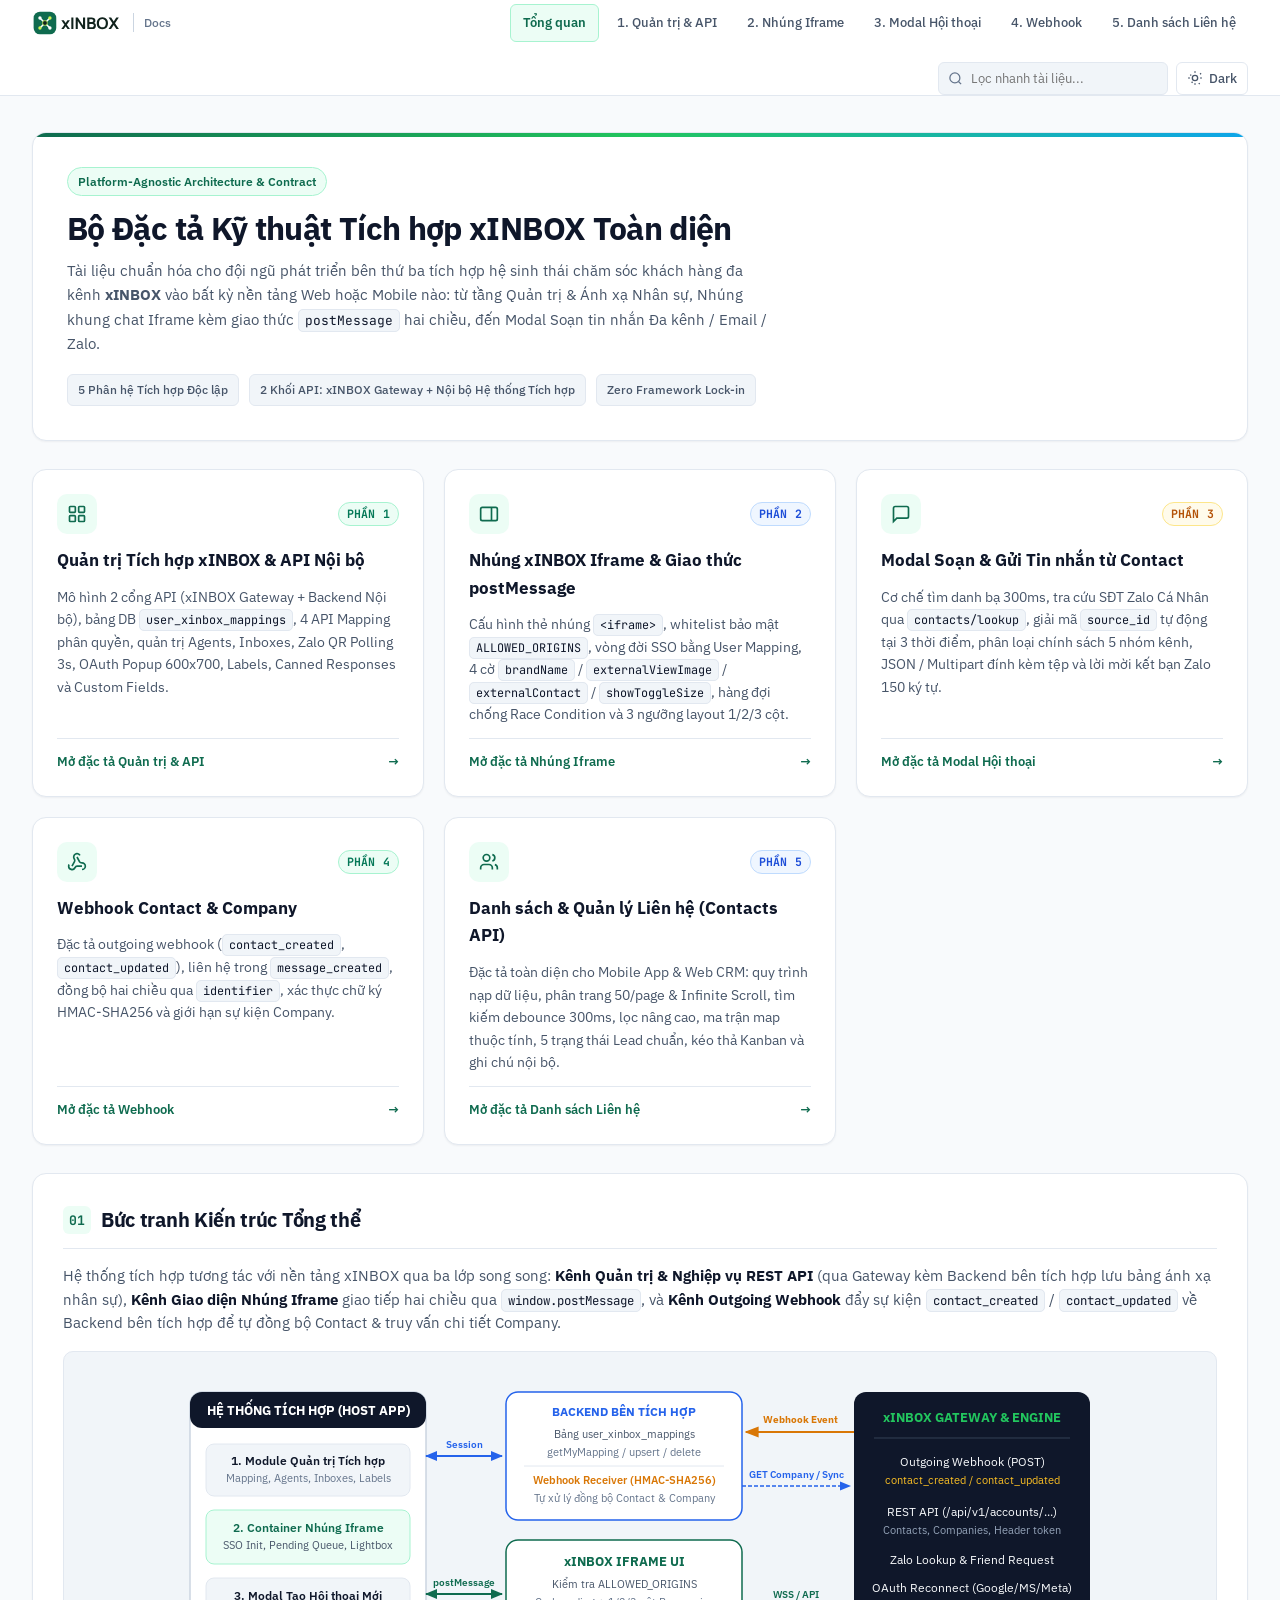
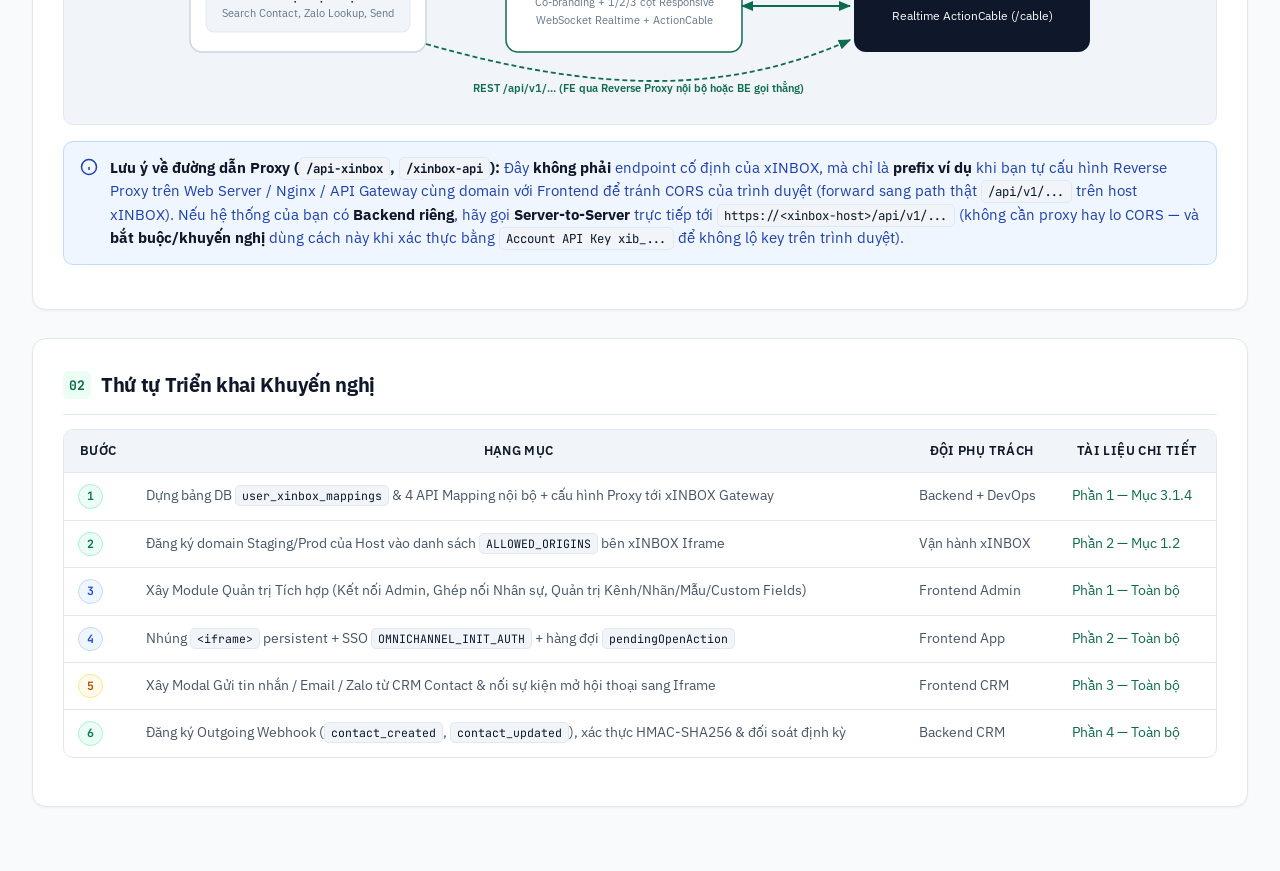
<file: index.html>
<!DOCTYPE html>
<html lang="vi" data-theme="light">
<head>
  <meta charset="UTF-8" />
  <meta name="viewport" content="width=device-width, initial-scale=1.0" />
  <title>xINBOX Integration Docs — Kiến trúc &amp; Đặc tả Kỹ thuật</title>
  <link rel="icon" type="image/svg+xml" href="./assets/logos/favicon.svg" />
  <link rel="preconnect" href="https://fonts.googleapis.com" />
  <link rel="preconnect" href="https://fonts.gstatic.com" crossorigin />
  <link href="https://fonts.googleapis.com/css2?family=IBM+Plex+Sans:wght@400;500;600;700&family=JetBrains+Mono:wght@400;500;600;700&display=swap" rel="stylesheet" />
  <link rel="stylesheet" href="./assets/docs.css" />
</head>
<body>
  <a class="skip-link" href="#main-content">Chuyển tới nội dung chính</a>

  <header class="topbar">
    <div class="topbar-inner">
      <a href="./index.html" class="brand" aria-label="xINBOX Integration Docs">
        <img src="./assets/logos/lockup-horizontal-ink.svg" alt="xINBOX" class="brand-logo brand-logo-light" />
        <img src="./assets/logos/lockup-horizontal-white.svg" alt="xINBOX" class="brand-logo brand-logo-dark" />
        <span class="brand-sub">Docs</span>
      </a>

      <nav class="nav-tabs" aria-label="Điều hướng tài liệu">
        <a href="./index.html" class="nav-tab is-active" aria-current="page">Tổng quan</a>
        <a href="./admin-integration.html" class="nav-tab">1. Quản trị &amp; API</a>
        <a href="./iframe-embed.html" class="nav-tab">2. Nhúng Iframe</a>
        <a href="./contact-modal.html" class="nav-tab">3. Modal Hội thoại</a>
        <a href="./webhooks.html" class="nav-tab">4. Webhook</a>
        <a href="./contact-list.html" class="nav-tab">5. Danh sách Liên hệ</a>
      </nav>

      <div class="topbar-actions">
        <div class="search-box">
          <svg viewBox="0 0 24 24" fill="none" stroke="currentColor" stroke-width="2" aria-hidden="true"><circle cx="11" cy="11" r="8"/><path d="m21 21-4.3-4.3"/></svg>
          <input id="docSearch" class="search-input" type="search" placeholder="Lọc nhanh tài liệu..." aria-label="Lọc nhanh nội dung" />
        </div>
        <button id="themeToggle" class="icon-btn" type="button" aria-pressed="false" aria-label="Chuyển chế độ sáng tối">
          <svg viewBox="0 0 24 24" fill="none" stroke="currentColor" stroke-width="2" aria-hidden="true"><circle cx="12" cy="12" r="4"/><path d="M12 2v2M12 20v2m-7.07-15.07 1.41 1.41m11.32 11.32 1.41 1.41M2 12h2m16 0h2m-15.07 7.07 1.41-1.41m11.32-11.32 1.41-1.41"/></svg>
          <span class="theme-label">Dark</span>
        </button>
      </div>
    </div>
  </header>

  <div class="shell shell-portal">
    <main id="main-content" class="doc-main">
      <section class="hero-card">
        <span class="hero-eyebrow">Platform-Agnostic Architecture &amp; Contract</span>
        <h1 class="hero-title">Bộ Đặc tả Kỹ thuật Tích hợp xINBOX Toàn diện</h1>
        <p class="hero-desc">
          Tài liệu chuẩn hóa cho đội ngũ phát triển bên thứ ba tích hợp hệ sinh thái chăm sóc khách hàng đa kênh <strong>xINBOX</strong> vào bất kỳ nền tảng Web hoặc Mobile nào: từ tầng Quản trị &amp; Ánh xạ Nhân sự, Nhúng khung chat Iframe kèm giao thức <code>postMessage</code> hai chiều, đến Modal Soạn tin nhắn Đa kênh / Email / Zalo.
        </p>
        <div class="meta-strip">
          <span class="meta-pill">5 Phân hệ Tích hợp Độc lập</span>
          <span class="meta-pill">2 Khối API: xINBOX Gateway + Nội bộ Hệ thống Tích hợp</span>
          <span class="meta-pill">Zero Framework Lock-in</span>
        </div>
      </section>

      <div id="emptySearch" class="empty-search is-hidden">Không tìm thấy mục nào khớp từ khóa tìm kiếm.</div>

      <section class="cards-grid" aria-label="Danh sách 5 tài liệu đặc tả">
        <a href="./admin-integration.html" class="portal-card" data-searchable>
          <div class="portal-card-head">
            <span class="portal-card-icon" aria-hidden="true">
              <svg width="20" height="20" viewBox="0 0 24 24" fill="none" stroke="currentColor" stroke-width="2"><rect x="3" y="3" width="7" height="7" rx="1"/><rect x="14" y="3" width="7" height="7" rx="1"/><rect x="14" y="14" width="7" height="7" rx="1"/><rect x="3" y="14" width="7" height="7" rx="1"/></svg>
            </span>
            <span class="badge badge-post">PHẦN 1</span>
          </div>
          <h3>Quản trị Tích hợp xINBOX &amp; API Nội bộ</h3>
          <p>Mô hình 2 cổng API (xINBOX Gateway + Backend Nội bộ), bảng DB <code>user_xinbox_mappings</code>, 4 API Mapping phân quyền, quản trị Agents, Inboxes, Zalo QR Polling 3s, OAuth Popup 600x700, Labels, Canned Responses và Custom Fields.</p>
          <div class="portal-card-footer">
            <span>Mở đặc tả Quản trị &amp; API</span>
            <span aria-hidden="true">&rarr;</span>
          </div>
        </a>

        <a href="./iframe-embed.html" class="portal-card" data-searchable>
          <div class="portal-card-head">
            <span class="portal-card-icon" aria-hidden="true">
              <svg width="20" height="20" viewBox="0 0 24 24" fill="none" stroke="currentColor" stroke-width="2"><rect x="2" y="4" width="20" height="16" rx="2"/><path d="M15 4v16"/></svg>
            </span>
            <span class="badge badge-get">PHẦN 2</span>
          </div>
          <h3>Nhúng xINBOX Iframe &amp; Giao thức postMessage</h3>
          <p>Cấu hình thẻ nhúng <code>&lt;iframe&gt;</code>, whitelist bảo mật <code>ALLOWED_ORIGINS</code>, vòng đời SSO bằng User Mapping, 4 cờ <code>brandName</code> / <code>externalViewImage</code> / <code>externalContact</code> / <code>showToggleSize</code>, hàng đợi chống Race Condition và 3 ngưỡng layout 1/2/3 cột.</p>
          <div class="portal-card-footer">
            <span>Mở đặc tả Nhúng Iframe</span>
            <span aria-hidden="true">&rarr;</span>
          </div>
        </a>

        <a href="./contact-modal.html" class="portal-card" data-searchable>
          <div class="portal-card-head">
            <span class="portal-card-icon" aria-hidden="true">
              <svg width="20" height="20" viewBox="0 0 24 24" fill="none" stroke="currentColor" stroke-width="2"><path d="M21 15a2 2 0 0 1-2 2H7l-4 4V5a2 2 0 0 1 2-2h14a2 2 0 0 1 2 2z"/></svg>
            </span>
            <span class="badge badge-patch">PHẦN 3</span>
          </div>
          <h3>Modal Soạn &amp; Gửi Tin nhắn từ Contact</h3>
          <p>Cơ chế tìm danh bạ 300ms, tra cứu SĐT Zalo Cá Nhân qua <code>contacts/lookup</code>, giải mã <code>source_id</code> tự động tại 3 thời điểm, phân loại chính sách 5 nhóm kênh, JSON / Multipart đính kèm tệp và lời mời kết bạn Zalo 150 ký tự.</p>
          <div class="portal-card-footer">
            <span>Mở đặc tả Modal Hội thoại</span>
            <span aria-hidden="true">&rarr;</span>
          </div>
        </a>

        <a href="./webhooks.html" class="portal-card" data-searchable>
          <div class="portal-card-head">
            <span class="portal-card-icon" aria-hidden="true">
              <svg width="20" height="20" viewBox="0 0 24 24" fill="none" stroke="currentColor" stroke-width="2"><path d="M18 16.98h-5.99c-1.1 0-1.95.94-2.48 1.9A4 4 0 0 1 2 17c.01-.7.2-1.4.57-2"/><path d="m6 17 3.13-5.78c.53-.97.1-2.18-.5-3.1a4 4 0 1 1 6.89-4.06"/><path d="m12 6 3.13 5.73C15.66 12.7 16.9 13 18 13a4 4 0 0 1 0 8"/></svg>
            </span>
            <span class="badge badge-post">PHẦN 4</span>
          </div>
          <h3>Webhook Contact &amp; Company</h3>
          <p>Đặc tả outgoing webhook (<code>contact_created</code>, <code>contact_updated</code>), liên hệ trong <code>message_created</code>, đồng bộ hai chiều qua <code>identifier</code>, xác thực chữ ký HMAC-SHA256 và giới hạn sự kiện Company.</p>
          <div class="portal-card-footer">
            <span>Mở đặc tả Webhook</span>
            <span aria-hidden="true">&rarr;</span>
          </div>
        </a>

        <a href="./contact-list.html" class="portal-card" data-searchable>
          <div class="portal-card-head">
            <span class="portal-card-icon" aria-hidden="true">
              <svg width="20" height="20" viewBox="0 0 24 24" fill="none" stroke="currentColor" stroke-width="2"><path d="M16 21v-2a4 4 0 0 0-4-4H6a4 4 0 0 0-4 4v2"/><circle cx="9" cy="7" r="4"/><path d="M22 21v-2a4 4 0 0 0-3-3.87"/><path d="M16 3.13a4 4 0 0 1 0 7.75"/></svg>
            </span>
            <span class="badge badge-get">PHẦN 5</span>
          </div>
          <h3>Danh sách &amp; Quản lý Liên hệ (Contacts API)</h3>
          <p>Đặc tả toàn diện cho Mobile App &amp; Web CRM: quy trình nạp dữ liệu, phân trang 50/page &amp; Infinite Scroll, tìm kiếm debounce 300ms, lọc nâng cao, ma trận map thuộc tính, 5 trạng thái Lead chuẩn, kéo thả Kanban và ghi chú nội bộ.</p>
          <div class="portal-card-footer">
            <span>Mở đặc tả Danh sách Liên hệ</span>
            <span aria-hidden="true">&rarr;</span>
          </div>
        </a>
      </section>

      <section class="doc-section" data-searchable>
        <h2><span class="sec-num">01</span> Bức tranh Kiến trúc Tổng thể</h2>
        <p>Hệ thống tích hợp tương tác với nền tảng xINBOX qua ba lớp song song: <strong>Kênh Quản trị &amp; Nghiệp vụ REST API</strong> (qua Gateway kèm Backend bên tích hợp lưu bảng ánh xạ nhân sự), <strong>Kênh Giao diện Nhúng Iframe</strong> giao tiếp hai chiều qua <code>window.postMessage</code>, và <strong>Kênh Outgoing Webhook</strong> đẩy sự kiện <code>contact_created</code> / <code>contact_updated</code> về Backend bên tích hợp để tự đồng bộ Contact &amp; truy vấn chi tiết Company.</p>

        <div class="diagram-box" role="img" aria-label="Sơ đồ kiến trúc tổng thể kết nối Host App, Backend bên tích hợp, xINBOX Gateway, xINBOX Iframe và luồng Outgoing Webhook">
          <svg viewBox="0 0 940 340" width="100%" style="max-width: 940px; display: block; margin: auto; font-family: var(--font-sans);">
            <defs>
              <marker id="arrow" viewBox="0 0 10 10" refX="9" refY="5" markerWidth="7" markerHeight="7" orient="auto-start-reverse">
                <path d="M 0 1 L 10 5 L 0 9 z" fill="#0f6b4f" />
              </marker>
              <marker id="arrow-blue" viewBox="0 0 10 10" refX="9" refY="5" markerWidth="7" markerHeight="7" orient="auto-start-reverse">
                <path d="M 0 1 L 10 5 L 0 9 z" fill="#2563eb" />
              </marker>
              <marker id="arrow-amber" viewBox="0 0 10 10" refX="9" refY="5" markerWidth="7" markerHeight="7" orient="auto-start-reverse">
                <path d="M 0 1 L 10 5 L 0 9 z" fill="#d97706" />
              </marker>
            </defs>

            <!-- Host App -->
            <rect x="20" y="24" width="236" height="260" rx="12" fill="var(--color-surface)" stroke="var(--color-border-strong)" stroke-width="1.5"/>
            <rect x="20" y="24" width="236" height="36" rx="12" fill="#0f172a"/>
            <text x="138" y="47" text-anchor="middle" fill="#ffffff" font-size="12.5" font-weight="700">HỆ THỐNG TÍCH HỢP (HOST APP)</text>
            <rect x="36" y="76" width="204" height="52" rx="8" fill="var(--color-surface-muted)" stroke="var(--color-border)"/>
            <text x="138" y="97" text-anchor="middle" fill="var(--color-text)" font-size="12" font-weight="600">1. Module Quản trị Tích hợp</text>
            <text x="138" y="114" text-anchor="middle" fill="var(--color-text-subtle)" font-size="10.5">Mapping, Agents, Inboxes, Labels</text>
            <rect x="36" y="142" width="204" height="54" rx="8" fill="var(--color-accent-soft)" stroke="var(--color-accent-border)"/>
            <text x="138" y="164" text-anchor="middle" fill="var(--color-accent)" font-size="12" font-weight="600">2. Container Nhúng Iframe</text>
            <text x="138" y="181" text-anchor="middle" fill="var(--color-text-muted)" font-size="10.5">SSO Init, Pending Queue, Lightbox</text>
            <rect x="36" y="210" width="204" height="54" rx="8" fill="var(--color-surface-muted)" stroke="var(--color-border)"/>
            <text x="138" y="232" text-anchor="middle" fill="var(--color-text)" font-size="12" font-weight="600">3. Modal Tạo Hội thoại Mới</text>
            <text x="138" y="249" text-anchor="middle" fill="var(--color-text-subtle)" font-size="10.5">Search Contact, Zalo Lookup, Send</text>

            <!-- Middle-Top: Backend Bên Tích Hợp -->
            <rect x="336" y="24" width="236" height="128" rx="12" fill="var(--color-surface)" stroke="#2563eb" stroke-width="1.5"/>
            <text x="454" y="48" text-anchor="middle" fill="#2563eb" font-size="12" font-weight="700">BACKEND BÊN TÍCH HỢP</text>
            <text x="454" y="70" text-anchor="middle" fill="var(--color-text-muted)" font-size="11">Bảng user_xinbox_mappings</text>
            <text x="454" y="88" text-anchor="middle" fill="var(--color-text-subtle)" font-size="10.5">getMyMapping / upsert / delete</text>
            <line x1="354" y1="98" x2="554" y2="98" stroke="var(--color-border)" stroke-width="1"/>
            <text x="454" y="116" text-anchor="middle" fill="#d97706" font-size="11" font-weight="600">Webhook Receiver (HMAC-SHA256)</text>
            <text x="454" y="134" text-anchor="middle" fill="var(--color-text-subtle)" font-size="10.5">Tự xử lý đồng bộ Contact &amp; Company</text>

            <!-- Middle-Bottom: xINBOX Iframe -->
            <rect x="336" y="172" width="236" height="112" rx="12" fill="var(--color-surface)" stroke="#0f6b4f" stroke-width="1.5"/>
            <text x="454" y="198" text-anchor="middle" fill="#0f6b4f" font-size="12.5" font-weight="700">xINBOX IFRAME UI</text>
            <text x="454" y="220" text-anchor="middle" fill="var(--color-text-muted)" font-size="11">Kiểm tra ALLOWED_ORIGINS</text>
            <text x="454" y="238" text-anchor="middle" fill="var(--color-text-subtle)" font-size="10.5">Co-branding + 1/2/3 cột Responsive</text>
            <text x="454" y="256" text-anchor="middle" fill="var(--color-text-subtle)" font-size="10.5">WebSocket Realtime + ActionCable</text>

            <!-- Right: xINBOX Server -->
            <rect x="684" y="24" width="236" height="260" rx="12" fill="#0f172a"/>
            <text x="802" y="54" text-anchor="middle" fill="#22c55e" font-size="13" font-weight="700">xINBOX GATEWAY &amp; ENGINE</text>
            <line x1="704" y1="70" x2="900" y2="70" stroke="#334155" stroke-width="1"/>
            <text x="802" y="98" text-anchor="middle" fill="#f8fafc" font-size="11.5">Outgoing Webhook (POST)</text>
            <text x="802" y="116" text-anchor="middle" fill="#fbbf24" font-size="10.5">contact_created / contact_updated</text>
            <text x="802" y="148" text-anchor="middle" fill="#f8fafc" font-size="11.5">REST API (/api/v1/accounts/...)</text>
            <text x="802" y="166" text-anchor="middle" fill="#94a3b8" font-size="10.5">Contacts, Companies, Header token</text>
            <text x="802" y="196" text-anchor="middle" fill="#f8fafc" font-size="11.5">Zalo Lookup &amp; Friend Request</text>
            <text x="802" y="224" text-anchor="middle" fill="#f8fafc" font-size="11.5">OAuth Reconnect (Google/MS/Meta)</text>
            <text x="802" y="252" text-anchor="middle" fill="#f8fafc" font-size="11.5">Realtime ActionCable (/cable)</text>

            <!-- Connectors -->
            <path d="M 256 88 L 332 88" stroke="#2563eb" stroke-width="1.8" marker-end="url(#arrow-blue)" marker-start="url(#arrow-blue)"/>
            <text x="294" y="80" text-anchor="middle" fill="#2563eb" font-size="10" font-weight="600">Session</text>

            <!-- Webhook Push: xINBOX Engine -> Backend Bên Tích Hợp -->
            <path d="M 684 64 L 576 64" stroke="#d97706" stroke-width="2" marker-end="url(#arrow-amber)"/>
            <text x="630" y="55" text-anchor="middle" fill="#d97706" font-size="10" font-weight="700">Webhook Event</text>

            <!-- Sync Pull / Company Detail: Backend Bên Tích Hợp -> xINBOX API -->
            <path d="M 572 118 L 680 118" stroke="#2563eb" stroke-width="1.6" stroke-dasharray="4 2" marker-end="url(#arrow-blue)"/>
            <text x="626" y="110" text-anchor="middle" fill="#2563eb" font-size="9.5" font-weight="600">GET Company / Sync</text>

            <path d="M 256 226 L 332 226" stroke="#0f6b4f" stroke-width="1.8" marker-end="url(#arrow)" marker-start="url(#arrow)"/>
            <text x="294" y="218" text-anchor="middle" fill="#0f6b4f" font-size="10" font-weight="600">postMessage</text>

            <path d="M 572 238 L 680 238" stroke="#0f6b4f" stroke-width="1.8" marker-end="url(#arrow)" marker-start="url(#arrow)"/>
            <text x="626" y="230" text-anchor="middle" fill="#0f6b4f" font-size="10" font-weight="600">WSS / API</text>

            <path d="M 256 276 C 430 326, 560 326, 680 272" fill="none" stroke="#0f6b4f" stroke-width="1.8" stroke-dasharray="5 3" marker-end="url(#arrow)"/>
            <text x="468" y="324" text-anchor="middle" fill="#0f6b4f" font-size="10.5" font-weight="600">REST /api/v1/... (FE qua Reverse Proxy nội bộ hoặc BE gọi thẳng)</text>
          </svg>
        </div>
        <div class="callout callout-info">
          <svg class="callout-icon" width="18" height="18" viewBox="0 0 24 24" fill="none" stroke="currentColor" stroke-width="2" aria-hidden="true"><circle cx="12" cy="12" r="10"/><path d="M12 16v-4"/><path d="M12 8h.01"/></svg>
          <p><strong>Lưu ý về đường dẫn Proxy (<code>/api-xinbox</code>, <code>/xinbox-api</code>):</strong> Đây <strong>không phải</strong> endpoint cố định của xINBOX, mà chỉ là <strong>prefix ví dụ</strong> khi bạn tự cấu hình Reverse Proxy trên Web Server / Nginx / API Gateway cùng domain với Frontend để tránh CORS của trình duyệt (forward sang path thật <code>/api/v1/...</code> trên host xINBOX). Nếu hệ thống của bạn có <strong>Backend riêng</strong>, hãy gọi <strong>Server-to-Server</strong> trực tiếp tới <code>https://&lt;xinbox-host&gt;/api/v1/...</code> (không cần proxy hay lo CORS — và <strong>bắt buộc/khuyến nghị</strong> dùng cách này khi xác thực bằng <code>Account API Key xib_...</code> để không lộ key trên trình duyệt).</p>
        </div>
      </section>

      <section class="doc-section" data-searchable>
        <h2><span class="sec-num">02</span> Thứ tự Triển khai Khuyến nghị</h2>
        <div class="table-wrap">
          <table>
            <thead>
              <tr>
                <th>Bước</th>
                <th>Hạng mục</th>
                <th>Đội phụ trách</th>
                <th>Tài liệu chi tiết</th>
              </tr>
            </thead>
            <tbody>
              <tr>
                <td><span class="badge badge-post">1</span></td>
                <td>Dựng bảng DB <code>user_xinbox_mappings</code> &amp; 4 API Mapping nội bộ + cấu hình Proxy tới xINBOX Gateway</td>
                <td>Backend + DevOps</td>
                <td><a href="./admin-integration.html#sec-internal-api">Phần 1 — Mục 3.1.4</a></td>
              </tr>
              <tr>
                <td><span class="badge badge-post">2</span></td>
                <td>Đăng ký domain Staging/Prod của Host vào danh sách <code>ALLOWED_ORIGINS</code> bên xINBOX Iframe</td>
                <td>Vận hành xINBOX</td>
                <td><a href="./iframe-embed.html#sec-origin">Phần 2 — Mục 1.2</a></td>
              </tr>
              <tr>
                <td><span class="badge badge-get">3</span></td>
                <td>Xây Module Quản trị Tích hợp (Kết nối Admin, Ghép nối Nhân sự, Quản trị Kênh/Nhãn/Mẫu/Custom Fields)</td>
                <td>Frontend Admin</td>
                <td><a href="./admin-integration.html">Phần 1 — Toàn bộ</a></td>
              </tr>
              <tr>
                <td><span class="badge badge-get">4</span></td>
                <td>Nhúng <code>&lt;iframe&gt;</code> persistent + SSO <code>OMNICHANNEL_INIT_AUTH</code> + hàng đợi <code>pendingOpenAction</code></td>
                <td>Frontend App</td>
                <td><a href="./iframe-embed.html">Phần 2 — Toàn bộ</a></td>
              </tr>
              <tr>
                <td><span class="badge badge-patch">5</span></td>
                <td>Xây Modal Gửi tin nhắn / Email / Zalo từ CRM Contact &amp; nối sự kiện mở hội thoại sang Iframe</td>
                <td>Frontend CRM</td>
                <td><a href="./contact-modal.html">Phần 3 — Toàn bộ</a></td>
              </tr>
              <tr>
                <td><span class="badge badge-post">6</span></td>
                <td>Đăng ký Outgoing Webhook (<code>contact_created</code>, <code>contact_updated</code>), xác thực HMAC-SHA256 &amp; đối soát định kỳ</td>
                <td>Backend CRM</td>
                <td><a href="./webhooks.html">Phần 4 — Toàn bộ</a></td>
              </tr>
            </tbody>
          </table>
        </div>
      </section>
    </main>
  </div>

  <script src="./assets/docs.js" defer></script>
</body>
</html>
</file>
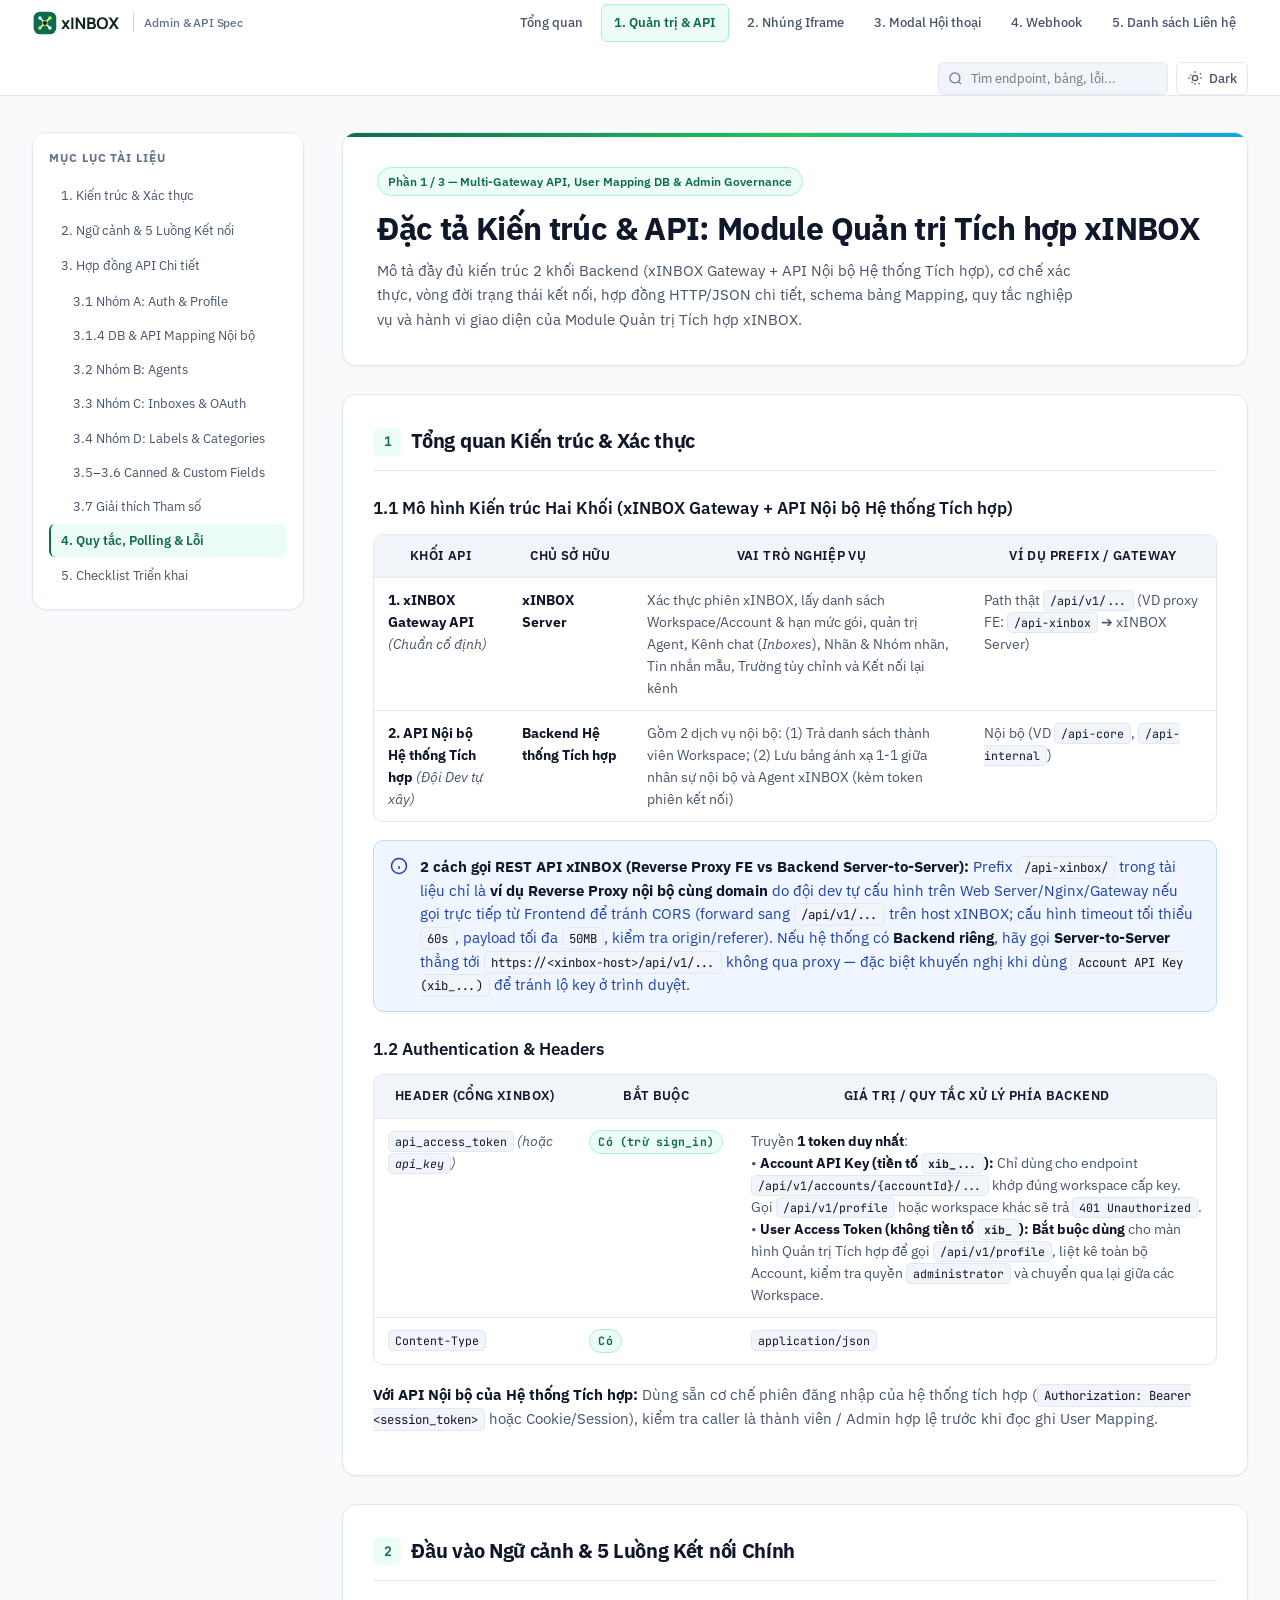
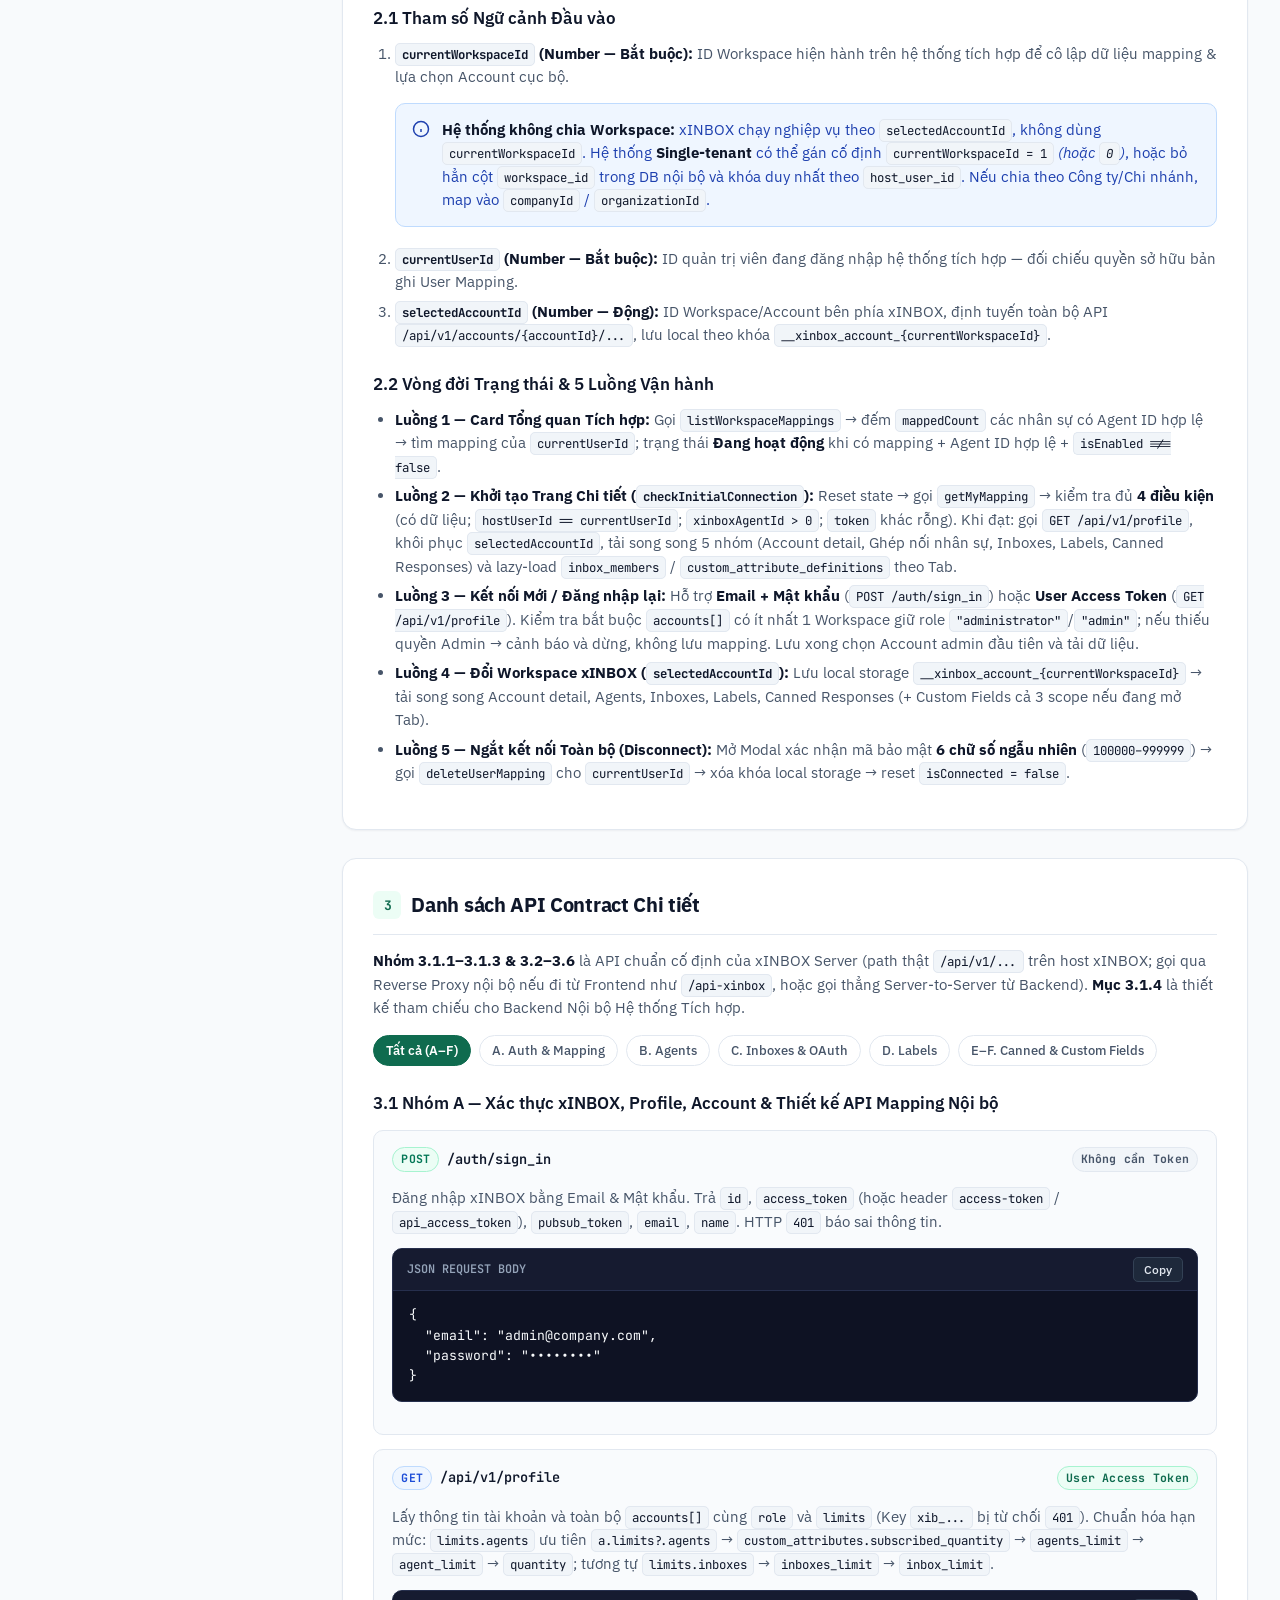
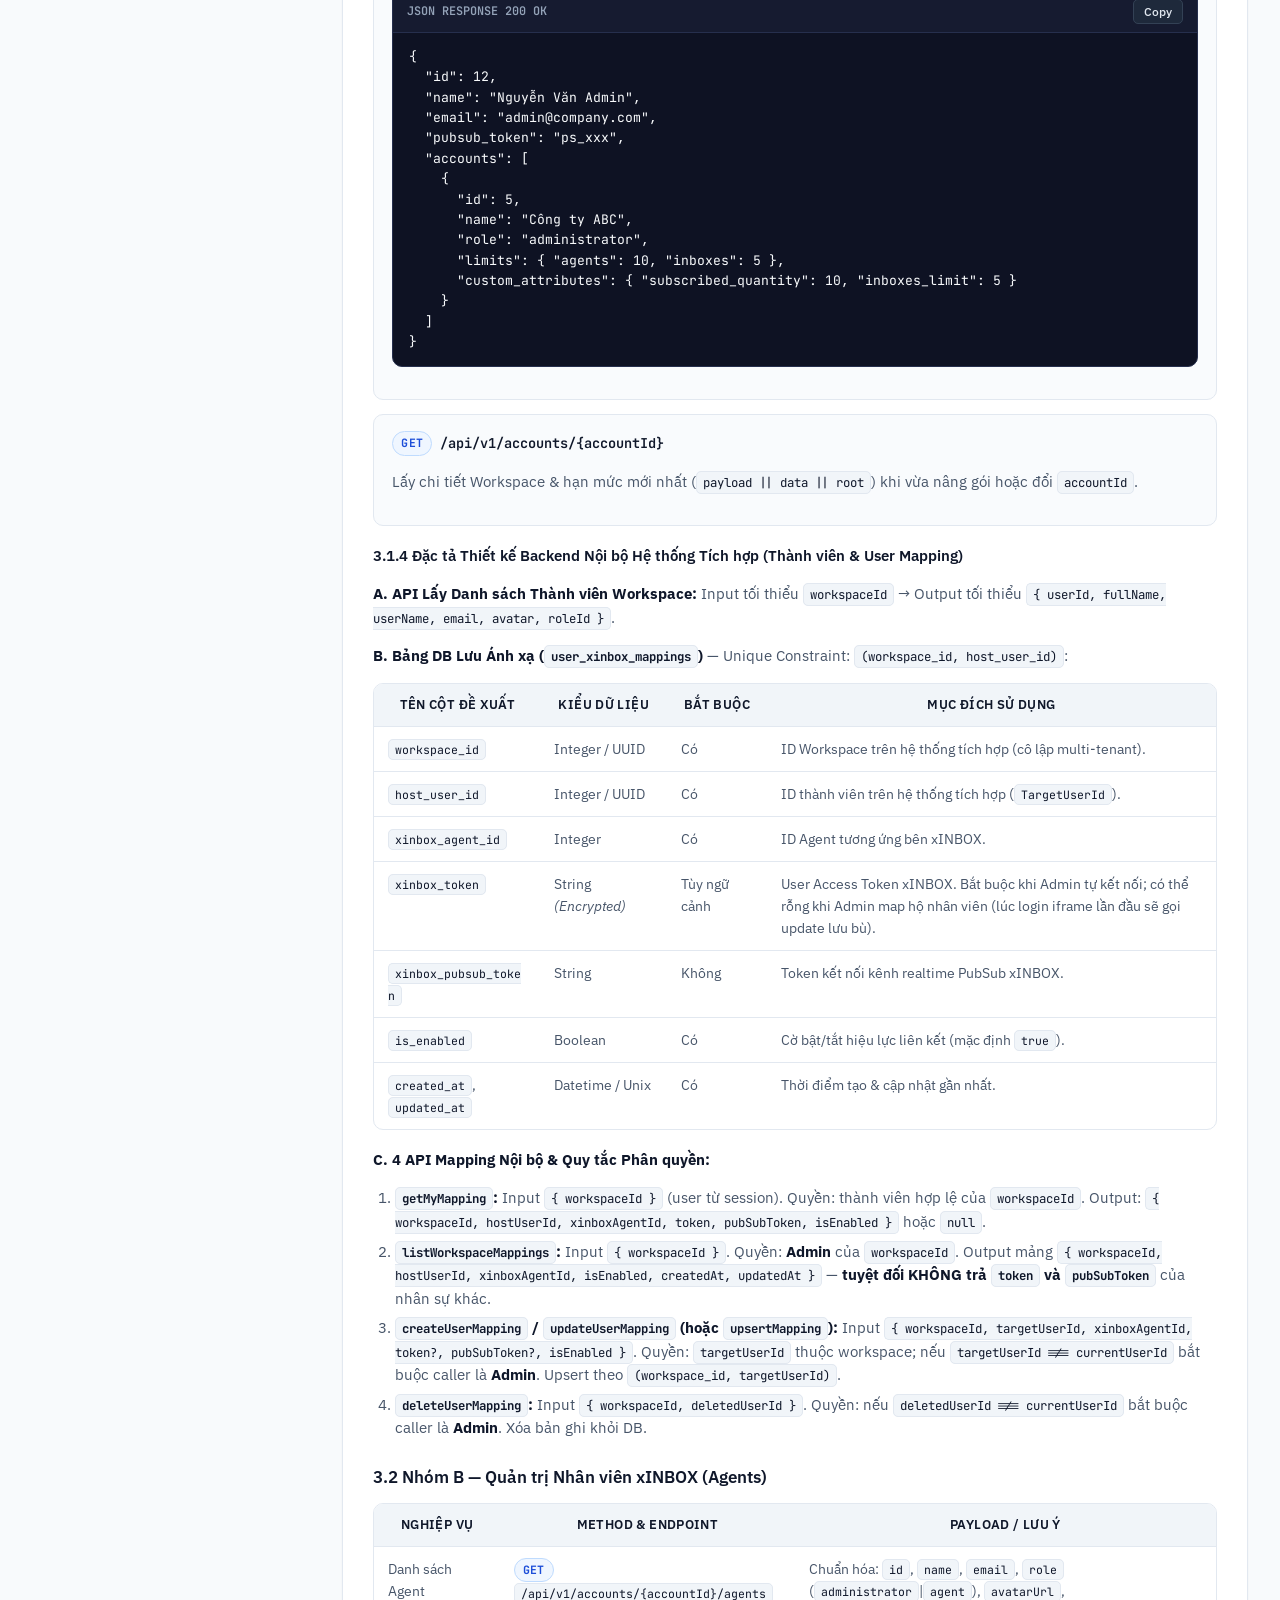
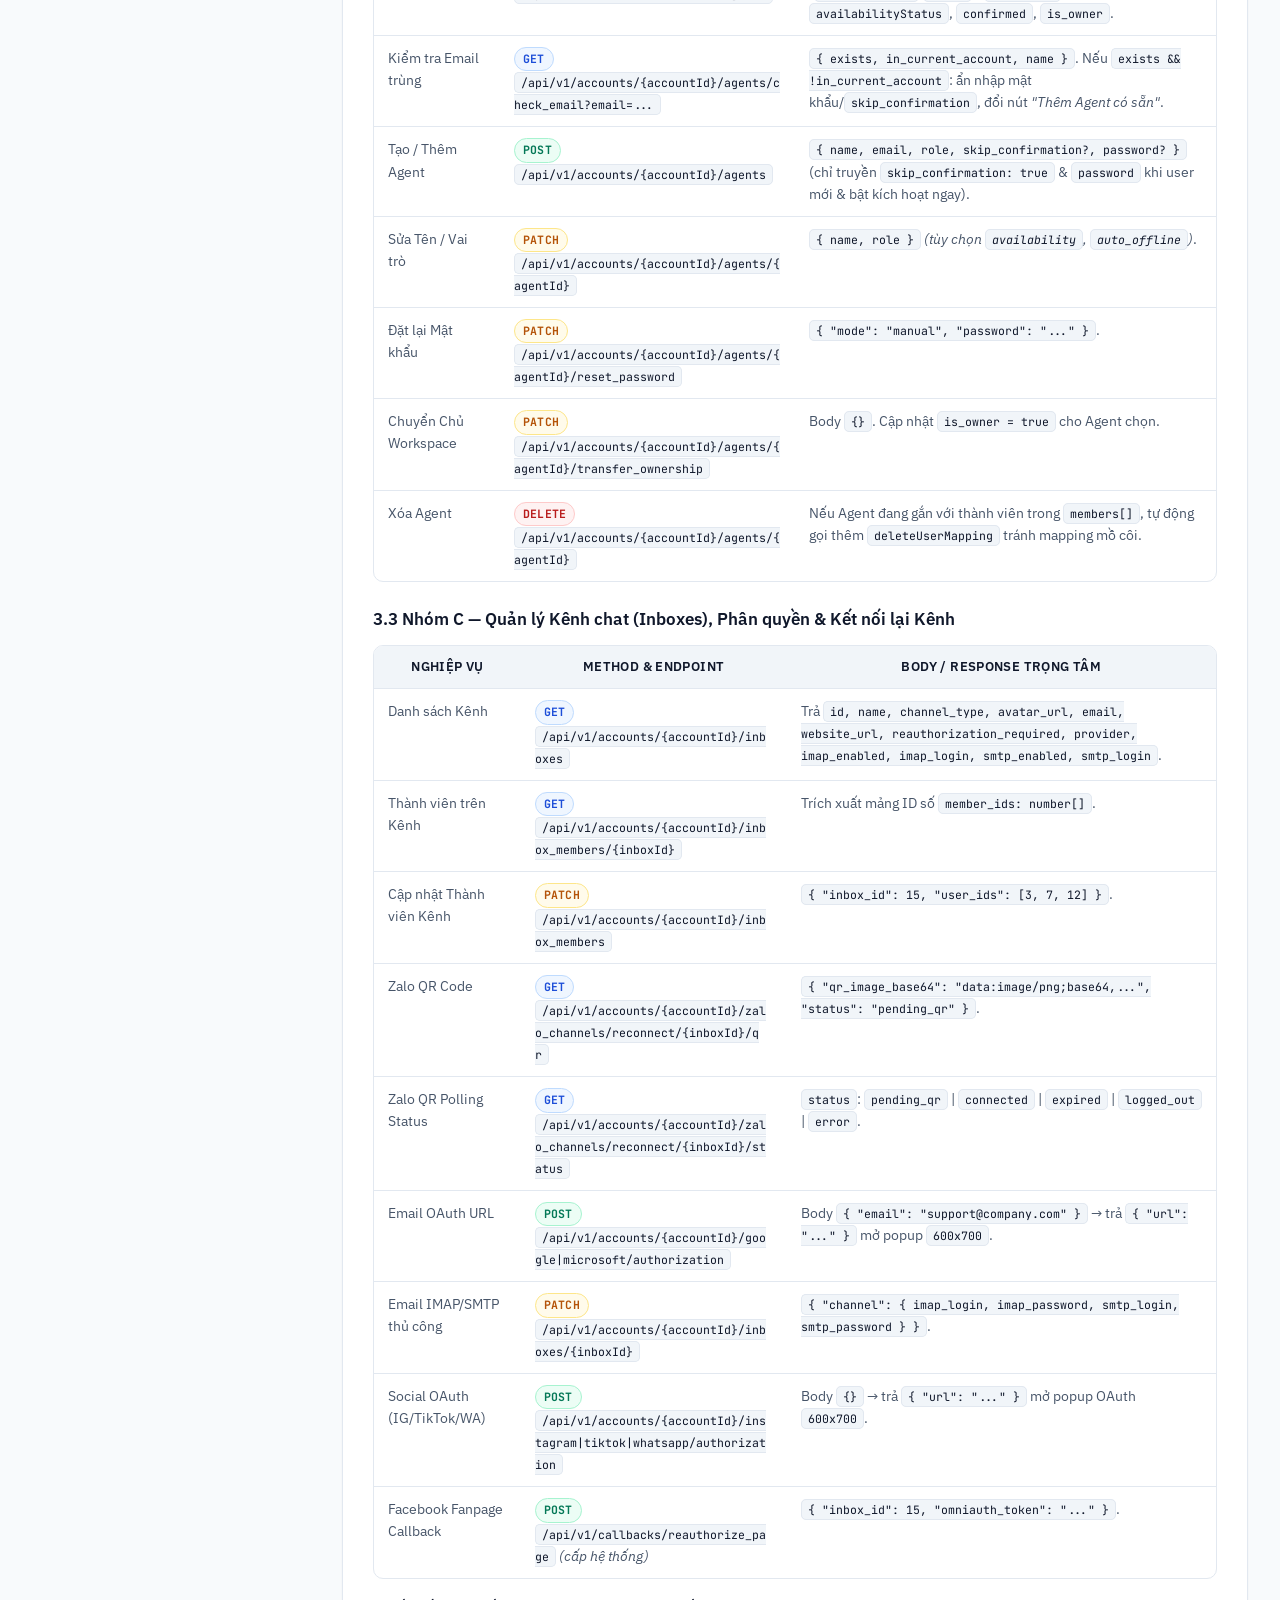
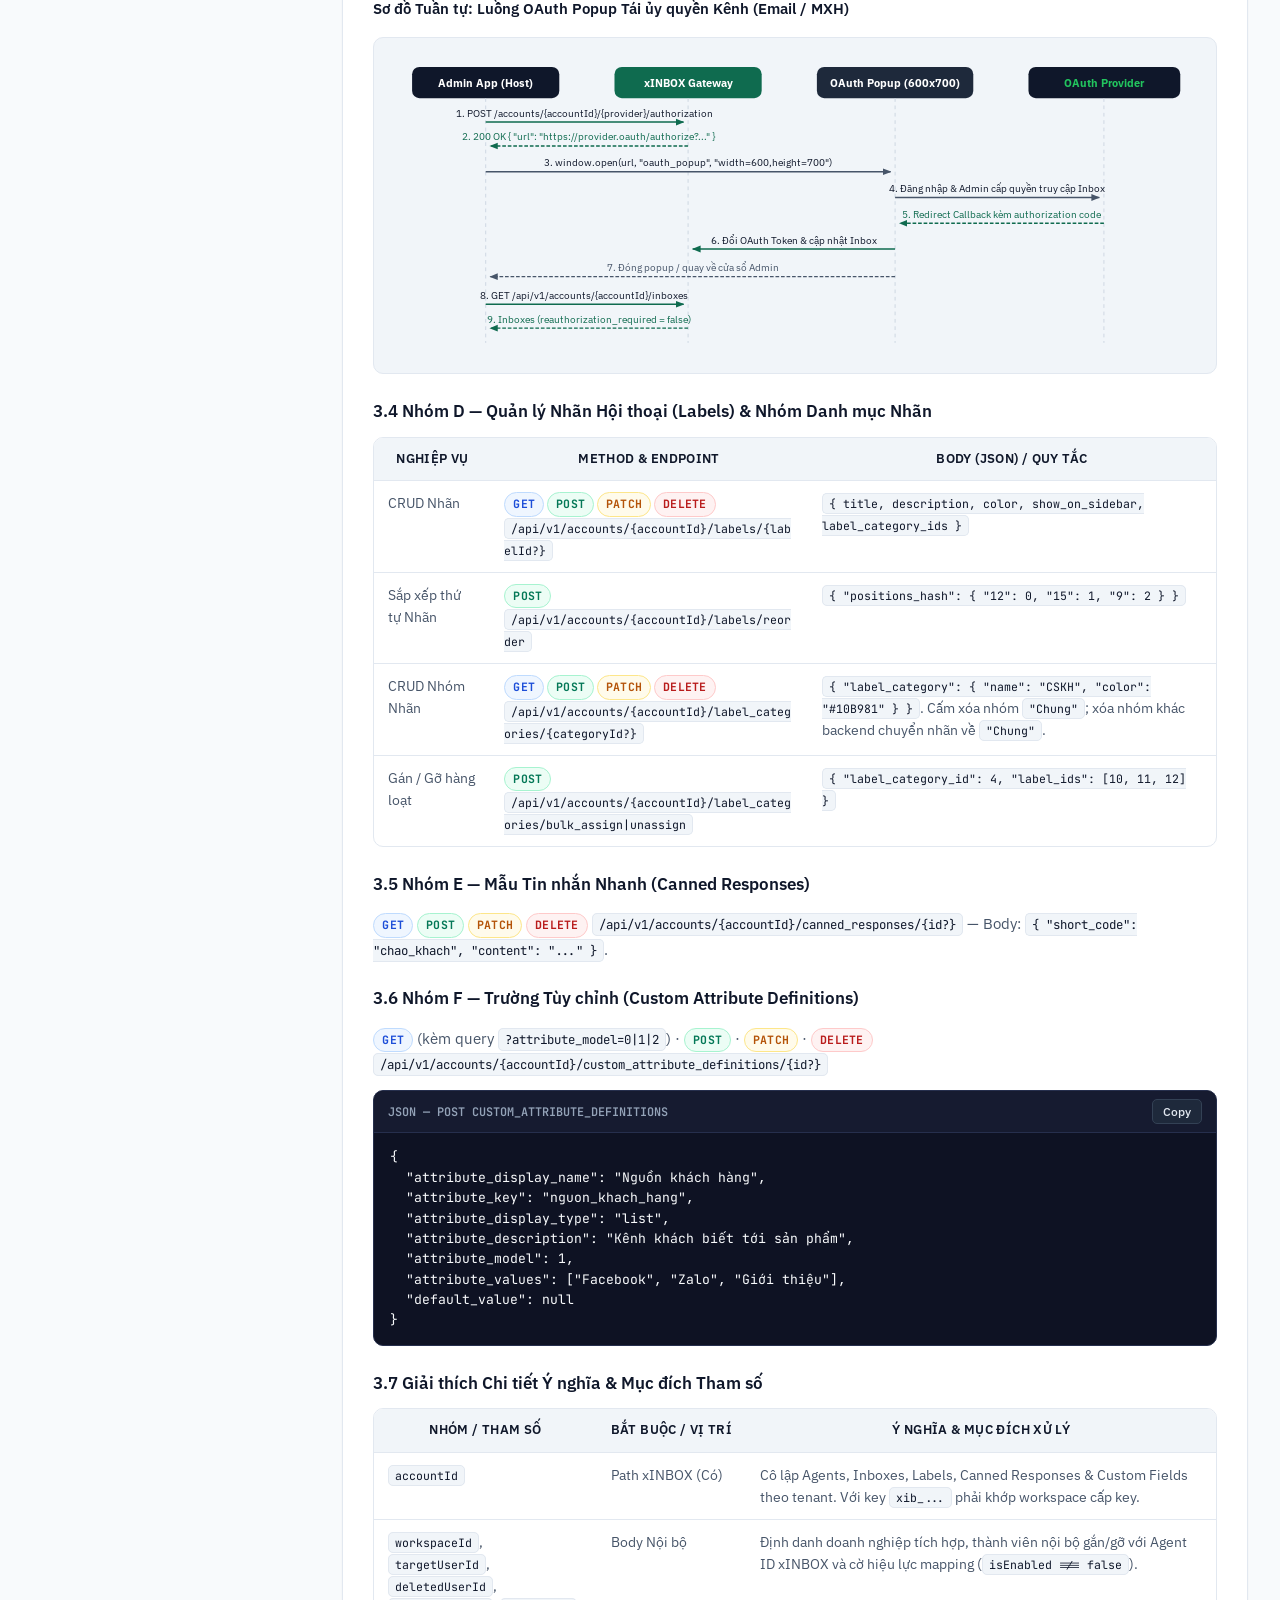
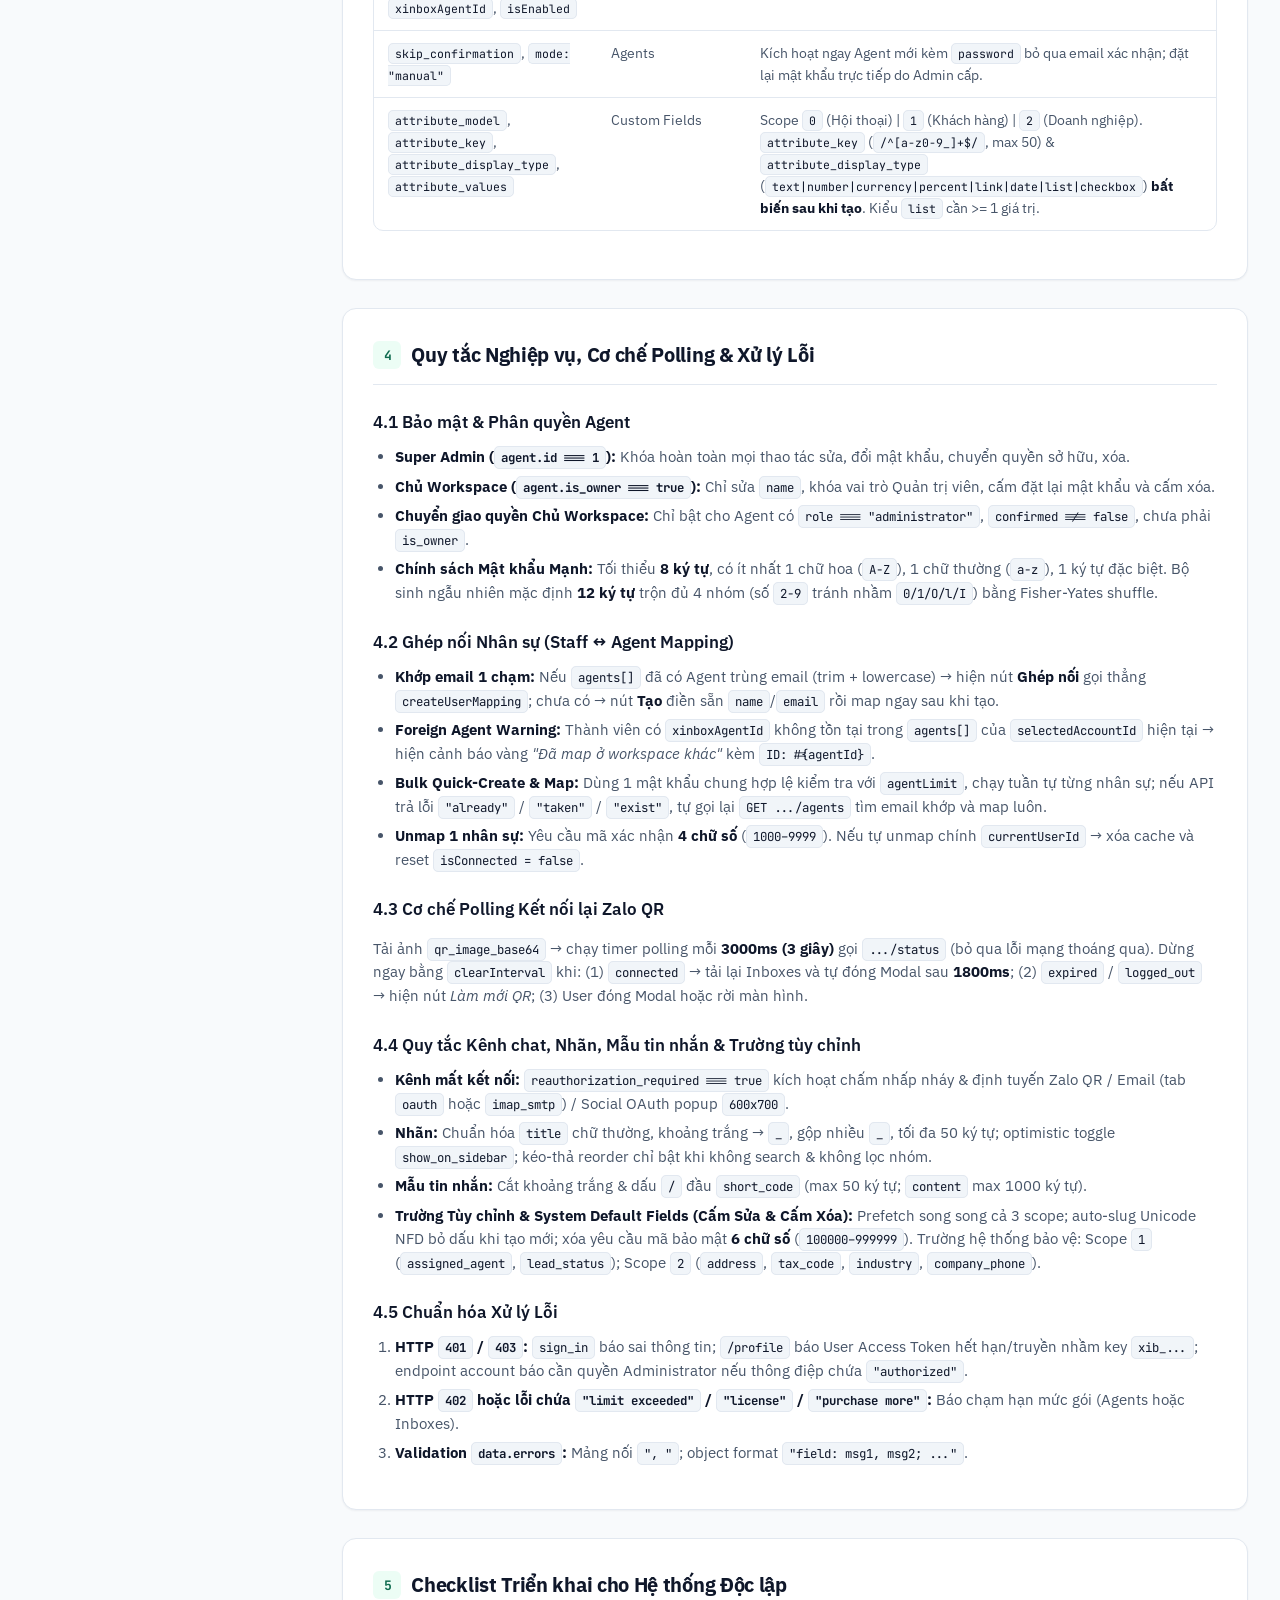
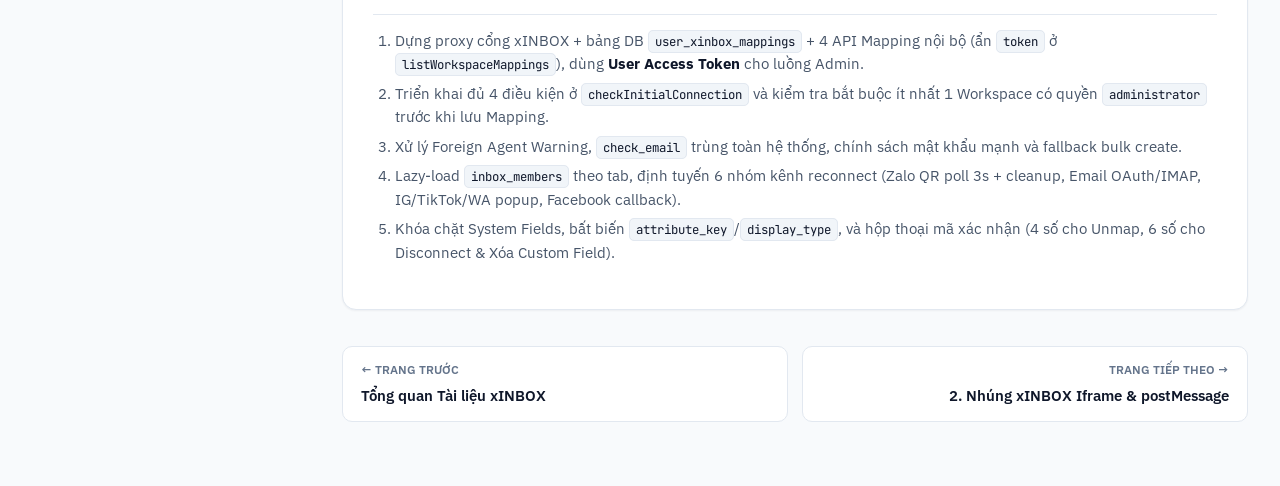
<file: admin-integration.html>
<!DOCTYPE html>
<html lang="vi" data-theme="light">
<head>
  <meta charset="UTF-8" />
  <meta name="viewport" content="width=device-width, initial-scale=1.0" />
  <title>1. Quản trị Tích hợp xINBOX &amp; API Nội bộ — xINBOX Docs</title>
  <link rel="icon" type="image/svg+xml" href="./assets/logos/favicon.svg" />
  <link rel="preconnect" href="https://fonts.googleapis.com" />
  <link rel="preconnect" href="https://fonts.gstatic.com" crossorigin />
  <link href="https://fonts.googleapis.com/css2?family=IBM+Plex+Sans:wght@400;500;600;700&family=JetBrains+Mono:wght@400;500;600;700&display=swap" rel="stylesheet" />
  <link rel="stylesheet" href="./assets/docs.css" />
</head>
<body>
  <a class="skip-link" href="#main-content">Chuyển tới nội dung chính</a>

  <header class="topbar">
    <div class="topbar-inner">
      <a href="./index.html" class="brand" aria-label="xINBOX Integration Docs">
        <img src="./assets/logos/lockup-horizontal-ink.svg" alt="xINBOX" class="brand-logo brand-logo-light" />
        <img src="./assets/logos/lockup-horizontal-white.svg" alt="xINBOX" class="brand-logo brand-logo-dark" />
        <span class="brand-sub">Admin &amp; API Spec</span>
      </a>

      <nav class="nav-tabs" aria-label="Điều hướng tài liệu">
        <a href="./index.html" class="nav-tab">Tổng quan</a>
        <a href="./admin-integration.html" class="nav-tab is-active" aria-current="page">1. Quản trị &amp; API</a>
        <a href="./iframe-embed.html" class="nav-tab">2. Nhúng Iframe</a>
        <a href="./contact-modal.html" class="nav-tab">3. Modal Hội thoại</a>
        <a href="./webhooks.html" class="nav-tab">4. Webhook</a>
        <a href="./contact-list.html" class="nav-tab">5. Danh sách Liên hệ</a>
      </nav>

      <div class="topbar-actions">
        <button id="mobileTocBtn" class="icon-btn mobile-toc-btn" type="button" aria-expanded="false" aria-controls="tocSidebar">Mục lục</button>
        <div class="search-box">
          <svg viewBox="0 0 24 24" fill="none" stroke="currentColor" stroke-width="2" aria-hidden="true"><circle cx="11" cy="11" r="8"/><path d="m21 21-4.3-4.3"/></svg>
          <input id="docSearch" class="search-input" type="search" placeholder="Tìm endpoint, bảng, lỗi..." aria-label="Tìm nhanh trong trang" />
        </div>
        <button id="themeToggle" class="icon-btn" type="button" aria-pressed="false" aria-label="Chuyển chế độ sáng tối">
          <svg viewBox="0 0 24 24" fill="none" stroke="currentColor" stroke-width="2" aria-hidden="true"><circle cx="12" cy="12" r="4"/><path d="M12 2v2M12 20v2m-7.07-15.07 1.41 1.41m11.32 11.32 1.41 1.41M2 12h2m16 0h2m-15.07 7.07 1.41-1.41m11.32-11.32 1.41-1.41"/></svg>
          <span class="theme-label">Dark</span>
        </button>
      </div>
    </div>
  </header>

  <div class="shell">
    <aside id="tocSidebar" class="toc-sidebar" aria-label="Mục lục trang">
      <p class="toc-title">Mục lục Tài liệu</p>
      <ul class="toc-list">
        <li><a class="toc-link is-active" href="#sec-arch">1. Kiến trúc &amp; Xác thực</a></li>
        <li><a class="toc-link" href="#sec-lifecycle">2. Ngữ cảnh &amp; 5 Luồng Kết nối</a></li>
        <li><a class="toc-link" href="#sec-contracts">3. Hợp đồng API Chi tiết</a></li>
        <li><a class="toc-link is-sub" href="#sec-group-a">3.1 Nhóm A: Auth &amp; Profile</a></li>
        <li><a class="toc-link is-sub" href="#sec-internal-api">3.1.4 DB &amp; API Mapping Nội bộ</a></li>
        <li><a class="toc-link is-sub" href="#sec-group-b">3.2 Nhóm B: Agents</a></li>
        <li><a class="toc-link is-sub" href="#sec-group-c">3.3 Nhóm C: Inboxes &amp; OAuth</a></li>
        <li><a class="toc-link is-sub" href="#sec-group-d">3.4 Nhóm D: Labels &amp; Categories</a></li>
        <li><a class="toc-link is-sub" href="#sec-group-ef">3.5–3.6 Canned &amp; Custom Fields</a></li>
        <li><a class="toc-link is-sub" href="#sec-param-guide">3.7 Giải thích Tham số</a></li>
        <li><a class="toc-link" href="#sec-rules">4. Quy tắc, Polling &amp; Lỗi</a></li>
        <li><a class="toc-link" href="#sec-checklist">5. Checklist Triển khai</a></li>
      </ul>
    </aside>

    <main id="main-content" class="doc-main">
      <section class="hero-card">
        <span class="hero-eyebrow">Phần 1 / 3 — Multi-Gateway API, User Mapping DB &amp; Admin Governance</span>
        <h1 class="hero-title">Đặc tả Kiến trúc &amp; API: Module Quản trị Tích hợp xINBOX</h1>
        <p class="hero-desc">
          Mô tả đầy đủ kiến trúc 2 khối Backend (xINBOX Gateway + API Nội bộ Hệ thống Tích hợp), cơ chế xác thực, vòng đời trạng thái kết nối, hợp đồng HTTP/JSON chi tiết, schema bảng Mapping, quy tắc nghiệp vụ và hành vi giao diện của Module Quản trị Tích hợp xINBOX.
        </p>
      </section>

      <div id="emptySearch" class="empty-search is-hidden">Không tìm thấy mục nào khớp từ khóa tìm kiếm.</div>

      <section id="sec-arch" class="doc-section" data-searchable>
        <h2><span class="sec-num">1</span> Tổng quan Kiến trúc &amp; Xác thực</h2>

        <h3>1.1 Mô hình Kiến trúc Hai Khối (xINBOX Gateway + API Nội bộ Hệ thống Tích hợp)</h3>
        <div class="table-wrap">
          <table>
            <thead>
              <tr>
                <th>Khối API</th>
                <th>Chủ sở hữu</th>
                <th>Vai trò nghiệp vụ</th>
                <th>Ví dụ Prefix / Gateway</th>
              </tr>
            </thead>
            <tbody>
              <tr>
                <td><strong>1. xINBOX Gateway API</strong> <em>(Chuẩn cố định)</em></td>
                <td><strong>xINBOX Server</strong></td>
                <td>Xác thực phiên xINBOX, lấy danh sách Workspace/Account &amp; hạn mức gói, quản trị Agent, Kênh chat (<em>Inboxes</em>), Nhãn &amp; Nhóm nhãn, Tin nhắn mẫu, Trường tùy chỉnh và Kết nối lại kênh</td>
                <td>Path thật <code>/api/v1/...</code> (VD proxy FE: <code>/api-xinbox</code> ➔ xINBOX Server)</td>
              </tr>
              <tr>
                <td><strong>2. API Nội bộ Hệ thống Tích hợp</strong> <em>(Đội Dev tự xây)</em></td>
                <td><strong>Backend Hệ thống Tích hợp</strong></td>
                <td>Gồm 2 dịch vụ nội bộ: (1) Trả danh sách thành viên Workspace; (2) Lưu bảng ánh xạ 1-1 giữa nhân sự nội bộ và Agent xINBOX (kèm token phiên kết nối)</td>
                <td>Nội bộ (VD <code>/api-core</code>, <code>/api-internal</code>)</td>
              </tr>
            </tbody>
          </table>
        </div>
        <div class="callout callout-info">
          <svg class="callout-icon" width="18" height="18" viewBox="0 0 24 24" fill="none" stroke="currentColor" stroke-width="2" aria-hidden="true"><circle cx="12" cy="12" r="10"/><path d="M12 16v-4"/><path d="M12 8h.01"/></svg>
          <p><strong>2 cách gọi REST API xINBOX (Reverse Proxy FE vs Backend Server-to-Server):</strong> Prefix <code>/api-xinbox/</code> trong tài liệu chỉ là <strong>ví dụ Reverse Proxy nội bộ cùng domain</strong> do đội dev tự cấu hình trên Web Server/Nginx/Gateway nếu gọi trực tiếp từ Frontend để tránh CORS (forward sang <code>/api/v1/...</code> trên host xINBOX; cấu hình timeout tối thiểu <code>60s</code>, payload tối đa <code>50MB</code>, kiểm tra origin/referer). Nếu hệ thống có <strong>Backend riêng</strong>, hãy gọi <strong>Server-to-Server</strong> thẳng tới <code>https://&lt;xinbox-host&gt;/api/v1/...</code> không qua proxy — đặc biệt khuyến nghị khi dùng <code>Account API Key (xib_...)</code> để tránh lộ key ở trình duyệt.</p>
        </div>

        <h3>1.2 Authentication &amp; Headers</h3>
        <div class="table-wrap">
          <table>
            <thead>
              <tr>
                <th>Header (Cổng xINBOX)</th>
                <th>Bắt buộc</th>
                <th>Giá trị / Quy tắc xử lý phía Backend</th>
              </tr>
            </thead>
            <tbody>
              <tr>
                <td><code>api_access_token</code> <em>(hoặc <code>api_key</code>)</em></td>
                <td><span class="badge badge-required">Có (trừ sign_in)</span></td>
                <td>
                  Truyền <strong>1 token duy nhất</strong>:<br />
                  • <strong>Account API Key (tiền tố <code>xib_...</code>):</strong> Chỉ dùng cho endpoint <code>/api/v1/accounts/{accountId}/...</code> khớp đúng workspace cấp key. Gọi <code>/api/v1/profile</code> hoặc workspace khác sẽ trả <code>401 Unauthorized</code>.<br />
                  • <strong>User Access Token (không tiền tố <code>xib_</code>):</strong> <strong>Bắt buộc dùng</strong> cho màn hình Quản trị Tích hợp để gọi <code>/api/v1/profile</code>, liệt kê toàn bộ Account, kiểm tra quyền <code>administrator</code> và chuyển qua lại giữa các Workspace.
                </td>
              </tr>
              <tr>
                <td><code>Content-Type</code></td>
                <td><span class="badge badge-required">Có</span></td>
                <td><code>application/json</code></td>
              </tr>
            </tbody>
          </table>
        </div>
        <p><strong>Với API Nội bộ của Hệ thống Tích hợp:</strong> Dùng sẵn cơ chế phiên đăng nhập của hệ thống tích hợp (<code>Authorization: Bearer &lt;session_token&gt;</code> hoặc Cookie/Session), kiểm tra caller là thành viên / Admin hợp lệ trước khi đọc ghi User Mapping.</p>
      </section>

      <section id="sec-lifecycle" class="doc-section" data-searchable>
        <h2><span class="sec-num">2</span> Đầu vào Ngữ cảnh &amp; 5 Luồng Kết nối Chính</h2>

        <h3>2.1 Tham số Ngữ cảnh Đầu vào</h3>
        <ol>
          <li><strong><code>currentWorkspaceId</code> (Number — Bắt buộc):</strong> ID Workspace hiện hành trên hệ thống tích hợp để cô lập dữ liệu mapping &amp; lựa chọn Account cục bộ.
            <div class="callout callout-info">
              <svg class="callout-icon" width="18" height="18" viewBox="0 0 24 24" fill="none" stroke="currentColor" stroke-width="2" aria-hidden="true"><circle cx="12" cy="12" r="10"/><path d="M12 16v-4"/><path d="M12 8h.01"/></svg>
              <p><strong>Hệ thống không chia Workspace:</strong> xINBOX chạy nghiệp vụ theo <code>selectedAccountId</code>, không dùng <code>currentWorkspaceId</code>. Hệ thống <strong>Single-tenant</strong> có thể gán cố định <code>currentWorkspaceId = 1</code> <em>(hoặc <code>0</code>)</em>, hoặc bỏ hẳn cột <code>workspace_id</code> trong DB nội bộ và khóa duy nhất theo <code>host_user_id</code>. Nếu chia theo Công ty/Chi nhánh, map vào <code>companyId</code> / <code>organizationId</code>.</p>
            </div>
          </li>
          <li><strong><code>currentUserId</code> (Number — Bắt buộc):</strong> ID quản trị viên đang đăng nhập hệ thống tích hợp — đối chiếu quyền sở hữu bản ghi User Mapping.</li>
          <li><strong><code>selectedAccountId</code> (Number — Động):</strong> ID Workspace/Account bên phía xINBOX, định tuyến toàn bộ API <code>/api/v1/accounts/{accountId}/...</code>, lưu local theo khóa <code>__xinbox_account_{currentWorkspaceId}</code>.</li>
        </ol>

        <h3>2.2 Vòng đời Trạng thái &amp; 5 Luồng Vận hành</h3>
        <ul>
          <li><strong>Luồng 1 — Card Tổng quan Tích hợp:</strong> Gọi <code>listWorkspaceMappings</code> → đếm <code>mappedCount</code> các nhân sự có Agent ID hợp lệ → tìm mapping của <code>currentUserId</code>; trạng thái <strong>Đang hoạt động</strong> khi có mapping + Agent ID hợp lệ + <code>isEnabled !== false</code>.</li>
          <li><strong>Luồng 2 — Khởi tạo Trang Chi tiết (<code>checkInitialConnection</code>):</strong> Reset state → gọi <code>getMyMapping</code> → kiểm tra đủ <strong>4 điều kiện</strong> (có dữ liệu; <code>hostUserId == currentUserId</code>; <code>xinboxAgentId &gt; 0</code>; <code>token</code> khác rỗng). Khi đạt: gọi <code>GET /api/v1/profile</code>, khôi phục <code>selectedAccountId</code>, tải song song 5 nhóm (Account detail, Ghép nối nhân sự, Inboxes, Labels, Canned Responses) và lazy-load <code>inbox_members</code> / <code>custom_attribute_definitions</code> theo Tab.</li>
          <li><strong>Luồng 3 — Kết nối Mới / Đăng nhập lại:</strong> Hỗ trợ <strong>Email + Mật khẩu</strong> (<code>POST /auth/sign_in</code>) hoặc <strong>User Access Token</strong> (<code>GET /api/v1/profile</code>). Kiểm tra bắt buộc <code>accounts[]</code> có ít nhất 1 Workspace giữ role <code>"administrator"</code>/<code>"admin"</code>; nếu thiếu quyền Admin → cảnh báo và dừng, không lưu mapping. Lưu xong chọn Account admin đầu tiên và tải dữ liệu.</li>
          <li><strong>Luồng 4 — Đổi Workspace xINBOX (<code>selectedAccountId</code>):</strong> Lưu local storage <code>__xinbox_account_{currentWorkspaceId}</code> → tải song song Account detail, Agents, Inboxes, Labels, Canned Responses (+ Custom Fields cả 3 scope nếu đang mở Tab).</li>
          <li><strong>Luồng 5 — Ngắt kết nối Toàn bộ (Disconnect):</strong> Mở Modal xác nhận mã bảo mật <strong>6 chữ số ngẫu nhiên</strong> (<code>100000–999999</code>) → gọi <code>deleteUserMapping</code> cho <code>currentUserId</code> → xóa khóa local storage → reset <code>isConnected = false</code>.</li>
        </ul>
      </section>

      <section id="sec-contracts" class="doc-section">
        <h2><span class="sec-num">3</span> Danh sách API Contract Chi tiết</h2>
        <p><strong>Nhóm 3.1.1–3.1.3 &amp; 3.2–3.6</strong> là API chuẩn cố định của xINBOX Server (path thật <code>/api/v1/...</code> trên host xINBOX; gọi qua Reverse Proxy nội bộ nếu đi từ Frontend như <code>/api-xinbox</code>, hoặc gọi thẳng Server-to-Server từ Backend). <strong>Mục 3.1.4</strong> là thiết kế tham chiếu cho Backend Nội bộ Hệ thống Tích hợp.</p>

        <div class="filter-bar" data-filter-group="api-groups">
          <button class="filter-pill is-active" type="button" data-filter-val="all">Tất cả (A–F)</button>
          <button class="filter-pill" type="button" data-filter-val="ga">A. Auth &amp; Mapping</button>
          <button class="filter-pill" type="button" data-filter-val="gb">B. Agents</button>
          <button class="filter-pill" type="button" data-filter-val="gc">C. Inboxes &amp; OAuth</button>
          <button class="filter-pill" type="button" data-filter-val="gd">D. Labels</button>
          <button class="filter-pill" type="button" data-filter-val="gef">E–F. Canned &amp; Custom Fields</button>
        </div>

        <div id="sec-group-a" data-searchable data-filter-item="api-groups" data-filter-cat="ga">
          <h3>3.1 Nhóm A — Xác thực xINBOX, Profile, Account &amp; Thiết kế API Mapping Nội bộ</h3>

          <div class="endpoint-card">
            <div class="endpoint-head">
              <div class="endpoint-route"><span class="badge badge-post">POST</span><span class="endpoint-path">/auth/sign_in</span></div>
              <span class="badge badge-neutral">Không cần Token</span>
            </div>
            <p>Đăng nhập xINBOX bằng Email &amp; Mật khẩu. Trả <code>id</code>, <code>access_token</code> (hoặc header <code>access-token</code> / <code>api_access_token</code>), <code>pubsub_token</code>, <code>email</code>, <code>name</code>. HTTP <code>401</code> báo sai thông tin.</p>
            <div class="code-block">
              <div class="code-header"><span class="code-lang">JSON Request Body</span><button class="copy-btn" type="button">Copy</button></div>
              <pre><code>{
  "email": "admin@company.com",
  "password": "••••••••"
}</code></pre>
            </div>
          </div>

          <div class="endpoint-card">
            <div class="endpoint-head">
              <div class="endpoint-route"><span class="badge badge-get">GET</span><span class="endpoint-path">/api/v1/profile</span></div>
              <span class="badge badge-required">User Access Token</span>
            </div>
            <p>Lấy thông tin tài khoản và toàn bộ <code>accounts[]</code> cùng <code>role</code> và <code>limits</code> (Key <code>xib_...</code> bị từ chối <code>401</code>). Chuẩn hóa hạn mức: <code>limits.agents</code> ưu tiên <code>a.limits?.agents</code> → <code>custom_attributes.subscribed_quantity</code> → <code>agents_limit</code> → <code>agent_limit</code> → <code>quantity</code>; tương tự <code>limits.inboxes</code> → <code>inboxes_limit</code> → <code>inbox_limit</code>.</p>
            <div class="code-block">
              <div class="code-header"><span class="code-lang">JSON Response 200 OK</span><button class="copy-btn" type="button">Copy</button></div>
              <pre><code>{
  "id": 12,
  "name": "Nguyễn Văn Admin",
  "email": "admin@company.com",
  "pubsub_token": "ps_xxx",
  "accounts": [
    {
      "id": 5,
      "name": "Công ty ABC",
      "role": "administrator",
      "limits": { "agents": 10, "inboxes": 5 },
      "custom_attributes": { "subscribed_quantity": 10, "inboxes_limit": 5 }
    }
  ]
}</code></pre>
            </div>
          </div>

          <div class="endpoint-card">
            <div class="endpoint-head">
              <div class="endpoint-route"><span class="badge badge-get">GET</span><span class="endpoint-path">/api/v1/accounts/{accountId}</span></div>
            </div>
            <p>Lấy chi tiết Workspace &amp; hạn mức mới nhất (<code>payload || data || root</code>) khi vừa nâng gói hoặc đổi <code>accountId</code>.</p>
          </div>

          <h4 id="sec-internal-api">3.1.4 Đặc tả Thiết kế Backend Nội bộ Hệ thống Tích hợp (Thành viên &amp; User Mapping)</h4>
          <p><strong>A. API Lấy Danh sách Thành viên Workspace:</strong> Input tối thiểu <code>workspaceId</code> → Output tối thiểu <code>{ userId, fullName, userName, email, avatar, roleId }</code>.</p>
          <p><strong>B. Bảng DB Lưu Ánh xạ (<code>user_xinbox_mappings</code>)</strong> — Unique Constraint: <code>(workspace_id, host_user_id)</code>:</p>
          <div class="table-wrap">
            <table>
              <thead>
                <tr><th>Tên cột đề xuất</th><th>Kiểu dữ liệu</th><th>Bắt buộc</th><th>Mục đích sử dụng</th></tr>
              </thead>
              <tbody>
                <tr><td><code>workspace_id</code></td><td>Integer / UUID</td><td>Có</td><td>ID Workspace trên hệ thống tích hợp (cô lập multi-tenant).</td></tr>
                <tr><td><code>host_user_id</code></td><td>Integer / UUID</td><td>Có</td><td>ID thành viên trên hệ thống tích hợp (<code>TargetUserId</code>).</td></tr>
                <tr><td><code>xinbox_agent_id</code></td><td>Integer</td><td>Có</td><td>ID Agent tương ứng bên xINBOX.</td></tr>
                <tr><td><code>xinbox_token</code></td><td>String <em>(Encrypted)</em></td><td>Tùy ngữ cảnh</td><td>User Access Token xINBOX. Bắt buộc khi Admin tự kết nối; có thể rỗng khi Admin map hộ nhân viên (lúc login iframe lần đầu sẽ gọi update lưu bù).</td></tr>
                <tr><td><code>xinbox_pubsub_token</code></td><td>String</td><td>Không</td><td>Token kết nối kênh realtime PubSub xINBOX.</td></tr>
                <tr><td><code>is_enabled</code></td><td>Boolean</td><td>Có</td><td>Cờ bật/tắt hiệu lực liên kết (mặc định <code>true</code>).</td></tr>
                <tr><td><code>created_at</code>, <code>updated_at</code></td><td>Datetime / Unix</td><td>Có</td><td>Thời điểm tạo &amp; cập nhật gần nhất.</td></tr>
              </tbody>
            </table>
          </div>
          <p><strong>C. 4 API Mapping Nội bộ &amp; Quy tắc Phân quyền:</strong></p>
          <ol>
            <li><strong><code>getMyMapping</code>:</strong> Input <code>{ workspaceId }</code> (user từ session). Quyền: thành viên hợp lệ của <code>workspaceId</code>. Output: <code>{ workspaceId, hostUserId, xinboxAgentId, token, pubSubToken, isEnabled }</code> hoặc <code>null</code>.</li>
            <li><strong><code>listWorkspaceMappings</code>:</strong> Input <code>{ workspaceId }</code>. Quyền: <strong>Admin</strong> của <code>workspaceId</code>. Output mảng <code>{ workspaceId, hostUserId, xinboxAgentId, isEnabled, createdAt, updatedAt }</code> — <strong>tuyệt đối KHÔNG trả <code>token</code> và <code>pubSubToken</code></strong> của nhân sự khác.</li>
            <li><strong><code>createUserMapping</code> / <code>updateUserMapping</code> (hoặc <code>upsertMapping</code>):</strong> Input <code>{ workspaceId, targetUserId, xinboxAgentId, token?, pubSubToken?, isEnabled }</code>. Quyền: <code>targetUserId</code> thuộc workspace; nếu <code>targetUserId !== currentUserId</code> bắt buộc caller là <strong>Admin</strong>. Upsert theo <code>(workspace_id, targetUserId)</code>.</li>
            <li><strong><code>deleteUserMapping</code>:</strong> Input <code>{ workspaceId, deletedUserId }</code>. Quyền: nếu <code>deletedUserId !== currentUserId</code> bắt buộc caller là <strong>Admin</strong>. Xóa bản ghi khỏi DB.</li>
          </ol>
        </div>

        <div id="sec-group-b" data-searchable data-filter-item="api-groups" data-filter-cat="gb">
          <h3>3.2 Nhóm B — Quản trị Nhân viên xINBOX (Agents)</h3>
          <div class="table-wrap">
            <table>
              <thead><tr><th>Nghiệp vụ</th><th>Method &amp; Endpoint</th><th>Payload / Lưu ý</th></tr></thead>
              <tbody>
                <tr><td>Danh sách Agent</td><td><span class="badge badge-get">GET</span> <code>/api/v1/accounts/{accountId}/agents</code></td><td>Chuẩn hóa: <code>id</code>, <code>name</code>, <code>email</code>, <code>role</code> (<code>administrator</code>|<code>agent</code>), <code>avatarUrl</code>, <code>availabilityStatus</code>, <code>confirmed</code>, <code>is_owner</code>.</td></tr>
                <tr><td>Kiểm tra Email trùng</td><td><span class="badge badge-get">GET</span> <code>/api/v1/accounts/{accountId}/agents/check_email?email=...</code></td><td><code>{ exists, in_current_account, name }</code>. Nếu <code>exists &amp;&amp; !in_current_account</code>: ẩn nhập mật khẩu/<code>skip_confirmation</code>, đổi nút <em>"Thêm Agent có sẵn"</em>.</td></tr>
                <tr><td>Tạo / Thêm Agent</td><td><span class="badge badge-post">POST</span> <code>/api/v1/accounts/{accountId}/agents</code></td><td><code>{ name, email, role, skip_confirmation?, password? }</code> (chỉ truyền <code>skip_confirmation: true</code> &amp; <code>password</code> khi user mới &amp; bật kích hoạt ngay).</td></tr>
                <tr><td>Sửa Tên / Vai trò</td><td><span class="badge badge-patch">PATCH</span> <code>/api/v1/accounts/{accountId}/agents/{agentId}</code></td><td><code>{ name, role }</code> <em>(tùy chọn <code>availability</code>, <code>auto_offline</code>)</em>.</td></tr>
                <tr><td>Đặt lại Mật khẩu</td><td><span class="badge badge-patch">PATCH</span> <code>/api/v1/accounts/{accountId}/agents/{agentId}/reset_password</code></td><td><code>{ "mode": "manual", "password": "..." }</code>.</td></tr>
                <tr><td>Chuyển Chủ Workspace</td><td><span class="badge badge-patch">PATCH</span> <code>/api/v1/accounts/{accountId}/agents/{agentId}/transfer_ownership</code></td><td>Body <code>{}</code>. Cập nhật <code>is_owner = true</code> cho Agent chọn.</td></tr>
                <tr><td>Xóa Agent</td><td><span class="badge badge-delete">DELETE</span> <code>/api/v1/accounts/{accountId}/agents/{agentId}</code></td><td>Nếu Agent đang gắn với thành viên trong <code>members[]</code>, tự động gọi thêm <code>deleteUserMapping</code> tránh mapping mồ côi.</td></tr>
              </tbody>
            </table>
          </div>
        </div>

        <div id="sec-group-c" data-searchable data-filter-item="api-groups" data-filter-cat="gc">
          <h3>3.3 Nhóm C — Quản lý Kênh chat (Inboxes), Phân quyền &amp; Kết nối lại Kênh</h3>
          <div class="table-wrap">
            <table>
              <thead><tr><th>Nghiệp vụ</th><th>Method &amp; Endpoint</th><th>Body / Response trọng tâm</th></tr></thead>
              <tbody>
                <tr><td>Danh sách Kênh</td><td><span class="badge badge-get">GET</span> <code>/api/v1/accounts/{accountId}/inboxes</code></td><td>Trả <code>id, name, channel_type, avatar_url, email, website_url, reauthorization_required, provider, imap_enabled, imap_login, smtp_enabled, smtp_login</code>.</td></tr>
                <tr><td>Thành viên trên Kênh</td><td><span class="badge badge-get">GET</span> <code>/api/v1/accounts/{accountId}/inbox_members/{inboxId}</code></td><td>Trích xuất mảng ID số <code>member_ids: number[]</code>.</td></tr>
                <tr><td>Cập nhật Thành viên Kênh</td><td><span class="badge badge-patch">PATCH</span> <code>/api/v1/accounts/{accountId}/inbox_members</code></td><td><code>{ "inbox_id": 15, "user_ids": [3, 7, 12] }</code>.</td></tr>
                <tr><td>Zalo QR Code</td><td><span class="badge badge-get">GET</span> <code>/api/v1/accounts/{accountId}/zalo_channels/reconnect/{inboxId}/qr</code></td><td><code>{ "qr_image_base64": "data:image/png;base64,...", "status": "pending_qr" }</code>.</td></tr>
                <tr><td>Zalo QR Polling Status</td><td><span class="badge badge-get">GET</span> <code>/api/v1/accounts/{accountId}/zalo_channels/reconnect/{inboxId}/status</code></td><td><code>status</code>: <code>pending_qr</code> | <code>connected</code> | <code>expired</code> | <code>logged_out</code> | <code>error</code>.</td></tr>
                <tr><td>Email OAuth URL</td><td><span class="badge badge-post">POST</span> <code>/api/v1/accounts/{accountId}/google|microsoft/authorization</code></td><td>Body <code>{ "email": "support@company.com" }</code> → trả <code>{ "url": "..." }</code> mở popup <code>600x700</code>.</td></tr>
                <tr><td>Email IMAP/SMTP thủ công</td><td><span class="badge badge-patch">PATCH</span> <code>/api/v1/accounts/{accountId}/inboxes/{inboxId}</code></td><td><code>{ "channel": { imap_login, imap_password, smtp_login, smtp_password } }</code>.</td></tr>
                <tr><td>Social OAuth (IG/TikTok/WA)</td><td><span class="badge badge-post">POST</span> <code>/api/v1/accounts/{accountId}/instagram|tiktok|whatsapp/authorization</code></td><td>Body <code>{}</code> → trả <code>{ "url": "..." }</code> mở popup OAuth <code>600x700</code>.</td></tr>
                <tr><td>Facebook Fanpage Callback</td><td><span class="badge badge-post">POST</span> <code>/api/v1/callbacks/reauthorize_page</code> <em>(cấp hệ thống)</em></td><td><code>{ "inbox_id": 15, "omniauth_token": "..." }</code>.</td></tr>
              </tbody>
            </table>
          </div>

          <h4>Sơ đồ Tuần tự: Luồng OAuth Popup Tái ủy quyền Kênh (Email / MXH)</h4>
          <div class="diagram-box" role="img" aria-label="Sơ đồ tuần tự luồng OAuth Popup 600x700 tái ủy quyền kênh Email và Mạng xã hội">
            <svg viewBox="0 0 880 330" width="100%" style="max-width: 880px; display: block; margin: auto; font-family: var(--font-sans);">
              <defs>
                <marker id="arr-oa" viewBox="0 0 10 10" refX="9" refY="5" markerWidth="6" markerHeight="6" orient="auto-start-reverse">
                  <path d="M 0 1 L 10 5 L 0 9 z" fill="#0f6b4f"/>
                </marker>
                <marker id="arr-oa-s" viewBox="0 0 10 10" refX="9" refY="5" markerWidth="6" markerHeight="6" orient="auto-start-reverse">
                  <path d="M 0 1 L 10 5 L 0 9 z" fill="#475569"/>
                </marker>
              </defs>
              <rect x="24" y="14" width="160" height="34" rx="8" fill="#0f172a"/><text x="104" y="36" text-anchor="middle" fill="#fff" font-size="11.5" font-weight="700">Admin App (Host)</text>
              <rect x="244" y="14" width="160" height="34" rx="8" fill="#0f6b4f"/><text x="324" y="36" text-anchor="middle" fill="#fff" font-size="11.5" font-weight="700">xINBOX Gateway</text>
              <rect x="464" y="14" width="170" height="34" rx="8" fill="#1e293b"/><text x="549" y="36" text-anchor="middle" fill="#fff" font-size="11.5" font-weight="700">OAuth Popup (600x700)</text>
              <rect x="694" y="14" width="165" height="34" rx="8" fill="#0f172a"/><text x="776" y="36" text-anchor="middle" fill="#22c55e" font-size="11.5" font-weight="700">OAuth Provider</text>

              <line x1="104" y1="48" x2="104" y2="314" stroke="var(--color-border-strong)" stroke-dasharray="4 4"/>
              <line x1="324" y1="48" x2="324" y2="314" stroke="var(--color-border-strong)" stroke-dasharray="4 4"/>
              <line x1="549" y1="48" x2="549" y2="314" stroke="var(--color-border-strong)" stroke-dasharray="4 4"/>
              <line x1="776" y1="48" x2="776" y2="314" stroke="var(--color-border-strong)" stroke-dasharray="4 4"/>

              <line x1="104" y1="74" x2="319" y2="74" stroke="#0f6b4f" stroke-width="1.6" marker-end="url(#arr-oa)"/>
              <text x="211" y="68" text-anchor="middle" fill="var(--color-text)" font-size="10.5">1. POST /accounts/{accountId}/{provider}/authorization</text>
              <line x1="324" y1="100" x2="109" y2="100" stroke="#0f6b4f" stroke-width="1.5" stroke-dasharray="4 2" marker-end="url(#arr-oa)"/>
              <text x="216" y="94" text-anchor="middle" fill="#0f6b4f" font-size="10.5">2. 200 OK { "url": "https://provider.oauth/authorize?..." }</text>
              <line x1="104" y1="128" x2="544" y2="128" stroke="#475569" stroke-width="1.6" marker-end="url(#arr-oa-s)"/>
              <text x="324" y="122" text-anchor="middle" fill="var(--color-text)" font-size="10.5">3. window.open(url, "oauth_popup", "width=600,height=700")</text>
              <line x1="549" y1="156" x2="771" y2="156" stroke="#475569" stroke-width="1.6" marker-end="url(#arr-oa-s)"/>
              <text x="660" y="150" text-anchor="middle" fill="var(--color-text)" font-size="10.5">4. Đăng nhập &amp; Admin cấp quyền truy cập Inbox</text>
              <line x1="776" y1="184" x2="554" y2="184" stroke="#0f6b4f" stroke-width="1.5" stroke-dasharray="4 2" marker-end="url(#arr-oa)"/>
              <text x="665" y="178" text-anchor="middle" fill="#0f6b4f" font-size="10.5">5. Redirect Callback kèm authorization code</text>
              <line x1="549" y1="212" x2="329" y2="212" stroke="#0f6b4f" stroke-width="1.6" marker-end="url(#arr-oa)"/>
              <text x="439" y="206" text-anchor="middle" fill="var(--color-text)" font-size="10.5">6. Đổi OAuth Token &amp; cập nhật Inbox</text>
              <line x1="549" y1="242" x2="109" y2="242" stroke="#475569" stroke-width="1.5" stroke-dasharray="4 2" marker-end="url(#arr-oa-s)"/>
              <text x="329" y="236" text-anchor="middle" fill="var(--color-text-muted)" font-size="10.5">7. Đóng popup / quay về cửa sổ Admin</text>
              <line x1="104" y1="272" x2="319" y2="272" stroke="#0f6b4f" stroke-width="1.6" marker-end="url(#arr-oa)"/>
              <text x="211" y="266" text-anchor="middle" fill="var(--color-text)" font-size="10.5">8. GET /api/v1/accounts/{accountId}/inboxes</text>
              <line x1="324" y1="298" x2="109" y2="298" stroke="#0f6b4f" stroke-width="1.5" stroke-dasharray="4 2" marker-end="url(#arr-oa)"/>
              <text x="216" y="292" text-anchor="middle" fill="#0f6b4f" font-size="10.5">9. Inboxes (reauthorization_required = false)</text>
            </svg>
          </div>
        </div>

        <div id="sec-group-d" data-searchable data-filter-item="api-groups" data-filter-cat="gd">
          <h3>3.4 Nhóm D — Quản lý Nhãn Hội thoại (Labels) &amp; Nhóm Danh mục Nhãn</h3>
          <div class="table-wrap">
            <table>
              <thead><tr><th>Nghiệp vụ</th><th>Method &amp; Endpoint</th><th>Body (JSON) / Quy tắc</th></tr></thead>
              <tbody>
                <tr><td>CRUD Nhãn</td><td><span class="badge badge-get">GET</span> <span class="badge badge-post">POST</span> <span class="badge badge-patch">PATCH</span> <span class="badge badge-delete">DELETE</span> <code>/api/v1/accounts/{accountId}/labels/{labelId?}</code></td><td><code>{ title, description, color, show_on_sidebar, label_category_ids }</code></td></tr>
                <tr><td>Sắp xếp thứ tự Nhãn</td><td><span class="badge badge-post">POST</span> <code>/api/v1/accounts/{accountId}/labels/reorder</code></td><td><code>{ "positions_hash": { "12": 0, "15": 1, "9": 2 } }</code></td></tr>
                <tr><td>CRUD Nhóm Nhãn</td><td><span class="badge badge-get">GET</span> <span class="badge badge-post">POST</span> <span class="badge badge-patch">PATCH</span> <span class="badge badge-delete">DELETE</span> <code>/api/v1/accounts/{accountId}/label_categories/{categoryId?}</code></td><td><code>{ "label_category": { "name": "CSKH", "color": "#10B981" } }</code>. Cấm xóa nhóm <code>"Chung"</code>; xóa nhóm khác backend chuyển nhãn về <code>"Chung"</code>.</td></tr>
                <tr><td>Gán / Gỡ hàng loạt</td><td><span class="badge badge-post">POST</span> <code>/api/v1/accounts/{accountId}/label_categories/bulk_assign|unassign</code></td><td><code>{ "label_category_id": 4, "label_ids": [10, 11, 12] }</code></td></tr>
              </tbody>
            </table>
          </div>
        </div>

        <div id="sec-group-ef" data-searchable data-filter-item="api-groups" data-filter-cat="gef">
          <h3>3.5 Nhóm E — Mẫu Tin nhắn Nhanh (Canned Responses)</h3>
          <p><span class="badge badge-get">GET</span> <span class="badge badge-post">POST</span> <span class="badge badge-patch">PATCH</span> <span class="badge badge-delete">DELETE</span> <code>/api/v1/accounts/{accountId}/canned_responses/{id?}</code> — Body: <code>{ "short_code": "chao_khach", "content": "..." }</code>.</p>

          <h3>3.6 Nhóm F — Trường Tùy chỉnh (Custom Attribute Definitions)</h3>
          <p><span class="badge badge-get">GET</span> (kèm query <code>?attribute_model=0|1|2</code>) · <span class="badge badge-post">POST</span> · <span class="badge badge-patch">PATCH</span> · <span class="badge badge-delete">DELETE</span> <code>/api/v1/accounts/{accountId}/custom_attribute_definitions/{id?}</code></p>
          <div class="code-block">
            <div class="code-header"><span class="code-lang">JSON — POST custom_attribute_definitions</span><button class="copy-btn" type="button">Copy</button></div>
            <pre><code>{
  "attribute_display_name": "Nguồn khách hàng",
  "attribute_key": "nguon_khach_hang",
  "attribute_display_type": "list",
  "attribute_description": "Kênh khách biết tới sản phẩm",
  "attribute_model": 1,
  "attribute_values": ["Facebook", "Zalo", "Giới thiệu"],
  "default_value": null
}</code></pre>
          </div>
        </div>

        <h3 id="sec-param-guide" data-searchable>3.7 Giải thích Chi tiết Ý nghĩa &amp; Mục đích Tham số</h3>
        <div class="table-wrap">
          <table>
            <thead><tr><th>Nhóm / Tham số</th><th>Bắt buộc / Vị trí</th><th>Ý nghĩa &amp; Mục đích xử lý</th></tr></thead>
            <tbody>
              <tr><td><code>accountId</code></td><td>Path xINBOX (Có)</td><td>Cô lập Agents, Inboxes, Labels, Canned Responses &amp; Custom Fields theo tenant. Với key <code>xib_...</code> phải khớp workspace cấp key.</td></tr>
              <tr><td><code>workspaceId</code>, <code>targetUserId</code>, <code>deletedUserId</code>, <code>xinboxAgentId</code>, <code>isEnabled</code></td><td>Body Nội bộ</td><td>Định danh doanh nghiệp tích hợp, thành viên nội bộ gắn/gỡ với Agent ID xINBOX và cờ hiệu lực mapping (<code>isEnabled !== false</code>).</td></tr>
              <tr><td><code>skip_confirmation</code>, <code>mode: "manual"</code></td><td>Agents</td><td>Kích hoạt ngay Agent mới kèm <code>password</code> bỏ qua email xác nhận; đặt lại mật khẩu trực tiếp do Admin cấp.</td></tr>
              <tr><td><code>attribute_model</code>, <code>attribute_key</code>, <code>attribute_display_type</code>, <code>attribute_values</code></td><td>Custom Fields</td><td>Scope <code>0</code> (Hội thoại) | <code>1</code> (Khách hàng) | <code>2</code> (Doanh nghiệp). <code>attribute_key</code> (<code>/^[a-z0-9_]+$/</code>, max 50) &amp; <code>attribute_display_type</code> (<code>text|number|currency|percent|link|date|list|checkbox</code>) <strong>bất biến sau khi tạo</strong>. Kiểu <code>list</code> cần &gt;= 1 giá trị.</td></tr>
            </tbody>
          </table>
        </div>
      </section>

      <section id="sec-rules" class="doc-section" data-searchable>
        <h2><span class="sec-num">4</span> Quy tắc Nghiệp vụ, Cơ chế Polling &amp; Xử lý Lỗi</h2>

        <h3>4.1 Bảo mật &amp; Phân quyền Agent</h3>
        <ul>
          <li><strong>Super Admin (<code>agent.id === 1</code>):</strong> Khóa hoàn toàn mọi thao tác sửa, đổi mật khẩu, chuyển quyền sở hữu, xóa.</li>
          <li><strong>Chủ Workspace (<code>agent.is_owner === true</code>):</strong> Chỉ sửa <code>name</code>, khóa vai trò Quản trị viên, cấm đặt lại mật khẩu và cấm xóa.</li>
          <li><strong>Chuyển giao quyền Chủ Workspace:</strong> Chỉ bật cho Agent có <code>role === "administrator"</code>, <code>confirmed !== false</code>, chưa phải <code>is_owner</code>.</li>
          <li><strong>Chính sách Mật khẩu Mạnh:</strong> Tối thiểu <strong>8 ký tự</strong>, có ít nhất 1 chữ hoa (<code>A-Z</code>), 1 chữ thường (<code>a-z</code>), 1 ký tự đặc biệt. Bộ sinh ngẫu nhiên mặc định <strong>12 ký tự</strong> trộn đủ 4 nhóm (số <code>2-9</code> tránh nhầm <code>0/1/O/l/I</code>) bằng Fisher-Yates shuffle.</li>
        </ul>

        <h3>4.2 Ghép nối Nhân sự (Staff ↔ Agent Mapping)</h3>
        <ul>
          <li><strong>Khớp email 1 chạm:</strong> Nếu <code>agents[]</code> đã có Agent trùng email (trim + lowercase) → hiện nút <strong>Ghép nối</strong> gọi thẳng <code>createUserMapping</code>; chưa có → nút <strong>Tạo</strong> điền sẵn <code>name</code>/<code>email</code> rồi map ngay sau khi tạo.</li>
          <li><strong>Foreign Agent Warning:</strong> Thành viên có <code>xinboxAgentId</code> không tồn tại trong <code>agents[]</code> của <code>selectedAccountId</code> hiện tại → hiện cảnh báo vàng <em>"Đã map ở workspace khác"</em> kèm <code>ID: #{agentId}</code>.</li>
          <li><strong>Bulk Quick-Create &amp; Map:</strong> Dùng 1 mật khẩu chung hợp lệ kiểm tra với <code>agentLimit</code>, chạy tuần tự từng nhân sự; nếu API trả lỗi <code>"already"</code> / <code>"taken"</code> / <code>"exist"</code>, tự gọi lại <code>GET .../agents</code> tìm email khớp và map luôn.</li>
          <li><strong>Unmap 1 nhân sự:</strong> Yêu cầu mã xác nhận <strong>4 chữ số</strong> (<code>1000–9999</code>). Nếu tự unmap chính <code>currentUserId</code> → xóa cache và reset <code>isConnected = false</code>.</li>
        </ul>

        <h3>4.3 Cơ chế Polling Kết nối lại Zalo QR</h3>
        <p>Tải ảnh <code>qr_image_base64</code> → chạy timer polling mỗi <strong>3000ms (3 giây)</strong> gọi <code>.../status</code> (bỏ qua lỗi mạng thoáng qua). Dừng ngay bằng <code>clearInterval</code> khi: (1) <code>connected</code> → tải lại Inboxes và tự đóng Modal sau <strong>1800ms</strong>; (2) <code>expired</code> / <code>logged_out</code> → hiện nút <em>Làm mới QR</em>; (3) User đóng Modal hoặc rời màn hình.</p>

        <h3>4.4 Quy tắc Kênh chat, Nhãn, Mẫu tin nhắn &amp; Trường tùy chỉnh</h3>
        <ul>
          <li><strong>Kênh mất kết nối:</strong> <code>reauthorization_required === true</code> kích hoạt chấm nhấp nháy &amp; định tuyến Zalo QR / Email (tab <code>oauth</code> hoặc <code>imap_smtp</code>) / Social OAuth popup <code>600x700</code>.</li>
          <li><strong>Nhãn:</strong> Chuẩn hóa <code>title</code> chữ thường, khoảng trắng → <code>_</code>, gộp nhiều <code>_</code>, tối đa 50 ký tự; optimistic toggle <code>show_on_sidebar</code>; kéo-thả reorder chỉ bật khi không search &amp; không lọc nhóm.</li>
          <li><strong>Mẫu tin nhắn:</strong> Cắt khoảng trắng &amp; dấu <code>/</code> đầu <code>short_code</code> (max 50 ký tự; <code>content</code> max 1000 ký tự).</li>
          <li><strong>Trường Tùy chỉnh &amp; System Default Fields (Cấm Sửa &amp; Cấm Xóa):</strong> Prefetch song song cả 3 scope; auto-slug Unicode NFD bỏ dấu khi tạo mới; xóa yêu cầu mã bảo mật <strong>6 chữ số</strong> (<code>100000–999999</code>). Trường hệ thống bảo vệ: Scope <code>1</code> (<code>assigned_agent</code>, <code>lead_status</code>); Scope <code>2</code> (<code>address</code>, <code>tax_code</code>, <code>industry</code>, <code>company_phone</code>).</li>
        </ul>

        <h3>4.5 Chuẩn hóa Xử lý Lỗi</h3>
        <ol>
          <li><strong>HTTP <code>401</code> / <code>403</code>:</strong> <code>sign_in</code> báo sai thông tin; <code>/profile</code> báo User Access Token hết hạn/truyền nhầm key <code>xib_...</code>; endpoint account báo cần quyền Administrator nếu thông điệp chứa <code>"authorized"</code>.</li>
          <li><strong>HTTP <code>402</code> hoặc lỗi chứa <code>"limit exceeded"</code> / <code>"license"</code> / <code>"purchase more"</code>:</strong> Báo chạm hạn mức gói (Agents hoặc Inboxes).</li>
          <li><strong>Validation <code>data.errors</code>:</strong> Mảng nối <code>", "</code>; object format <code>"field: msg1, msg2; ..."</code>.</li>
        </ol>
      </section>

      <section id="sec-checklist" class="doc-section" data-searchable>
        <h2><span class="sec-num">5</span> Checklist Triển khai cho Hệ thống Độc lập</h2>
        <ol>
          <li>Dựng proxy cổng xINBOX + bảng DB <code>user_xinbox_mappings</code> + 4 API Mapping nội bộ (ẩn <code>token</code> ở <code>listWorkspaceMappings</code>), dùng <strong>User Access Token</strong> cho luồng Admin.</li>
          <li>Triển khai đủ 4 điều kiện ở <code>checkInitialConnection</code> và kiểm tra bắt buộc ít nhất 1 Workspace có quyền <code>administrator</code> trước khi lưu Mapping.</li>
          <li>Xử lý Foreign Agent Warning, <code>check_email</code> trùng toàn hệ thống, chính sách mật khẩu mạnh và fallback bulk create.</li>
          <li>Lazy-load <code>inbox_members</code> theo tab, định tuyến 6 nhóm kênh reconnect (Zalo QR poll 3s + cleanup, Email OAuth/IMAP, IG/TikTok/WA popup, Facebook callback).</li>
          <li>Khóa chặt System Fields, bất biến <code>attribute_key</code>/<code>display_type</code>, và hộp thoại mã xác nhận (4 số cho Unmap, 6 số cho Disconnect &amp; Xóa Custom Field).</li>
        </ol>
      </section>

      <nav class="page-pager" aria-label="Điều hướng trang tiếp theo">
        <a href="./index.html" class="pager-link">
          <span class="pager-label">&larr; Trang trước</span>
          <span class="pager-title">Tổng quan Tài liệu xINBOX</span>
        </a>
        <a href="./iframe-embed.html" class="pager-link" style="text-align: end;">
          <span class="pager-label">Trang tiếp theo &rarr;</span>
          <span class="pager-title">2. Nhúng xINBOX Iframe &amp; postMessage</span>
        </a>
      </nav>
    </main>
  </div>

  <script src="./assets/docs.js" defer></script>
</body>
</html>
</file>
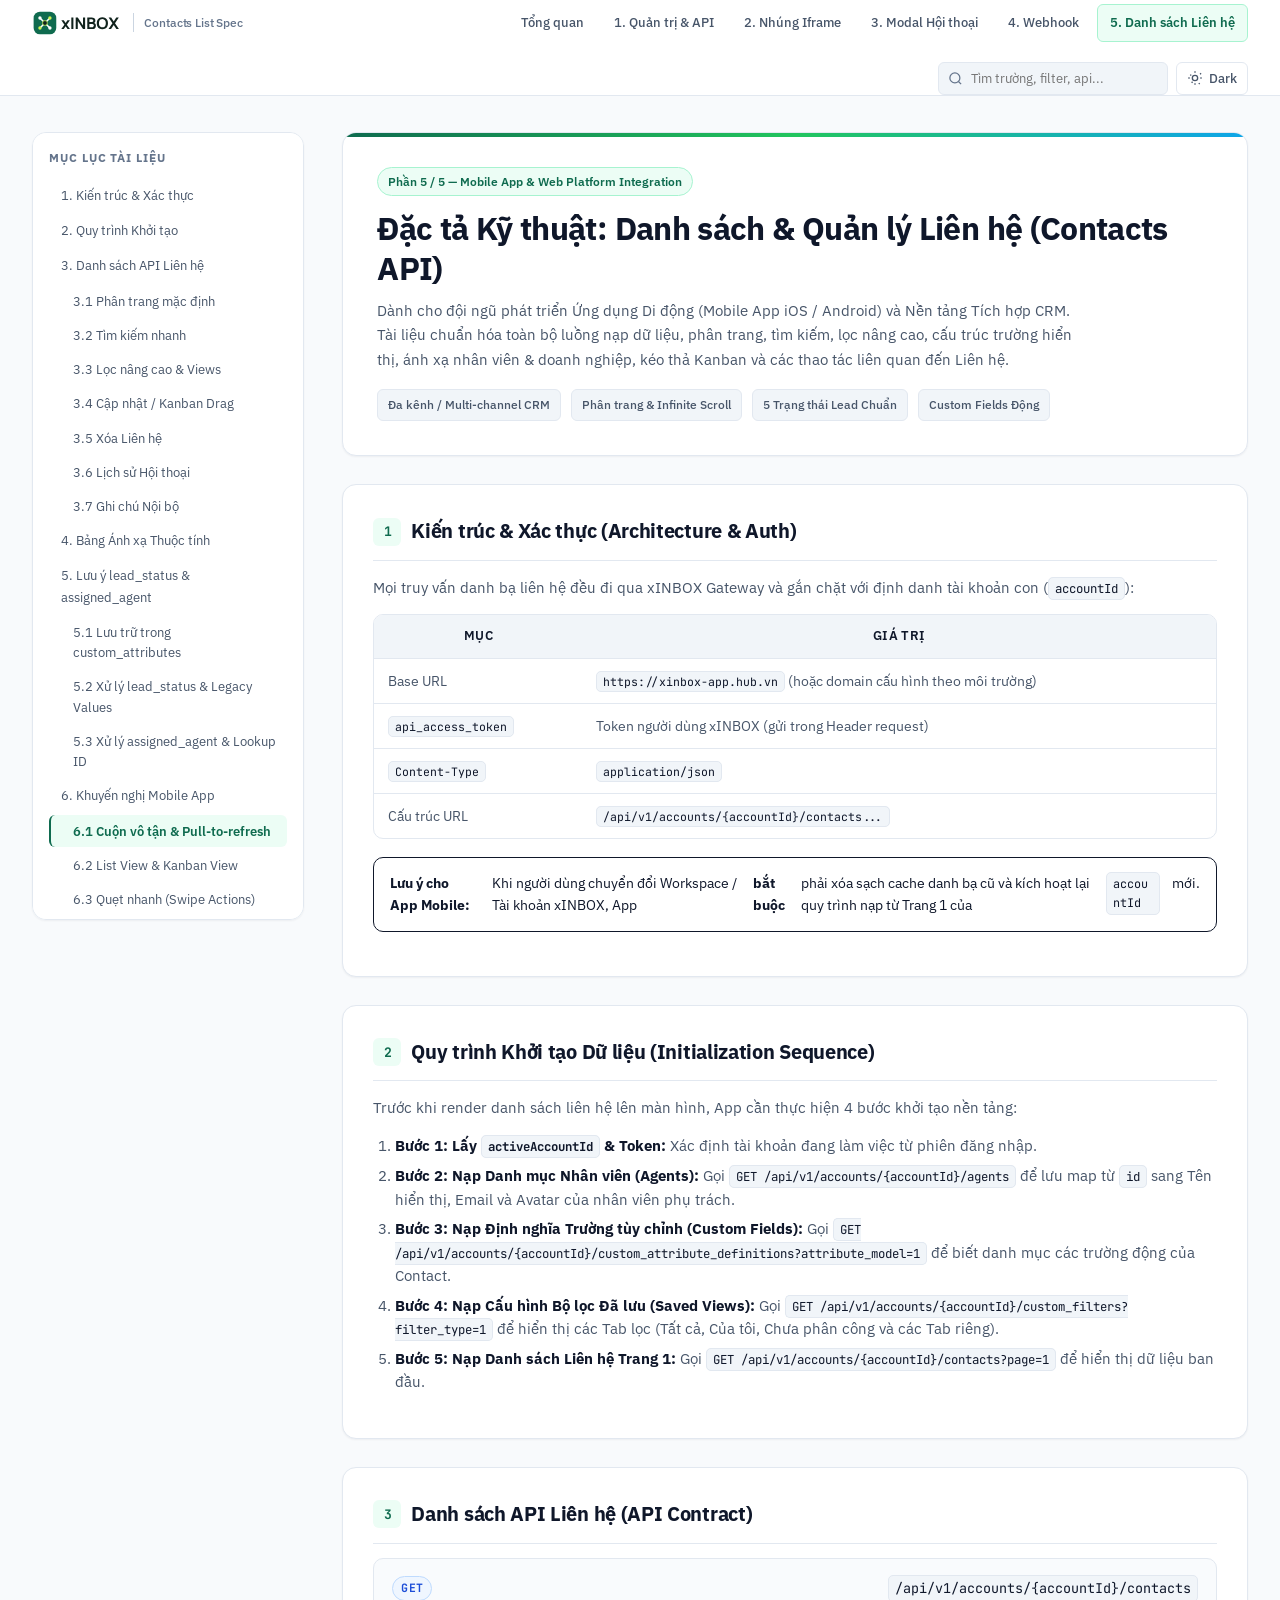
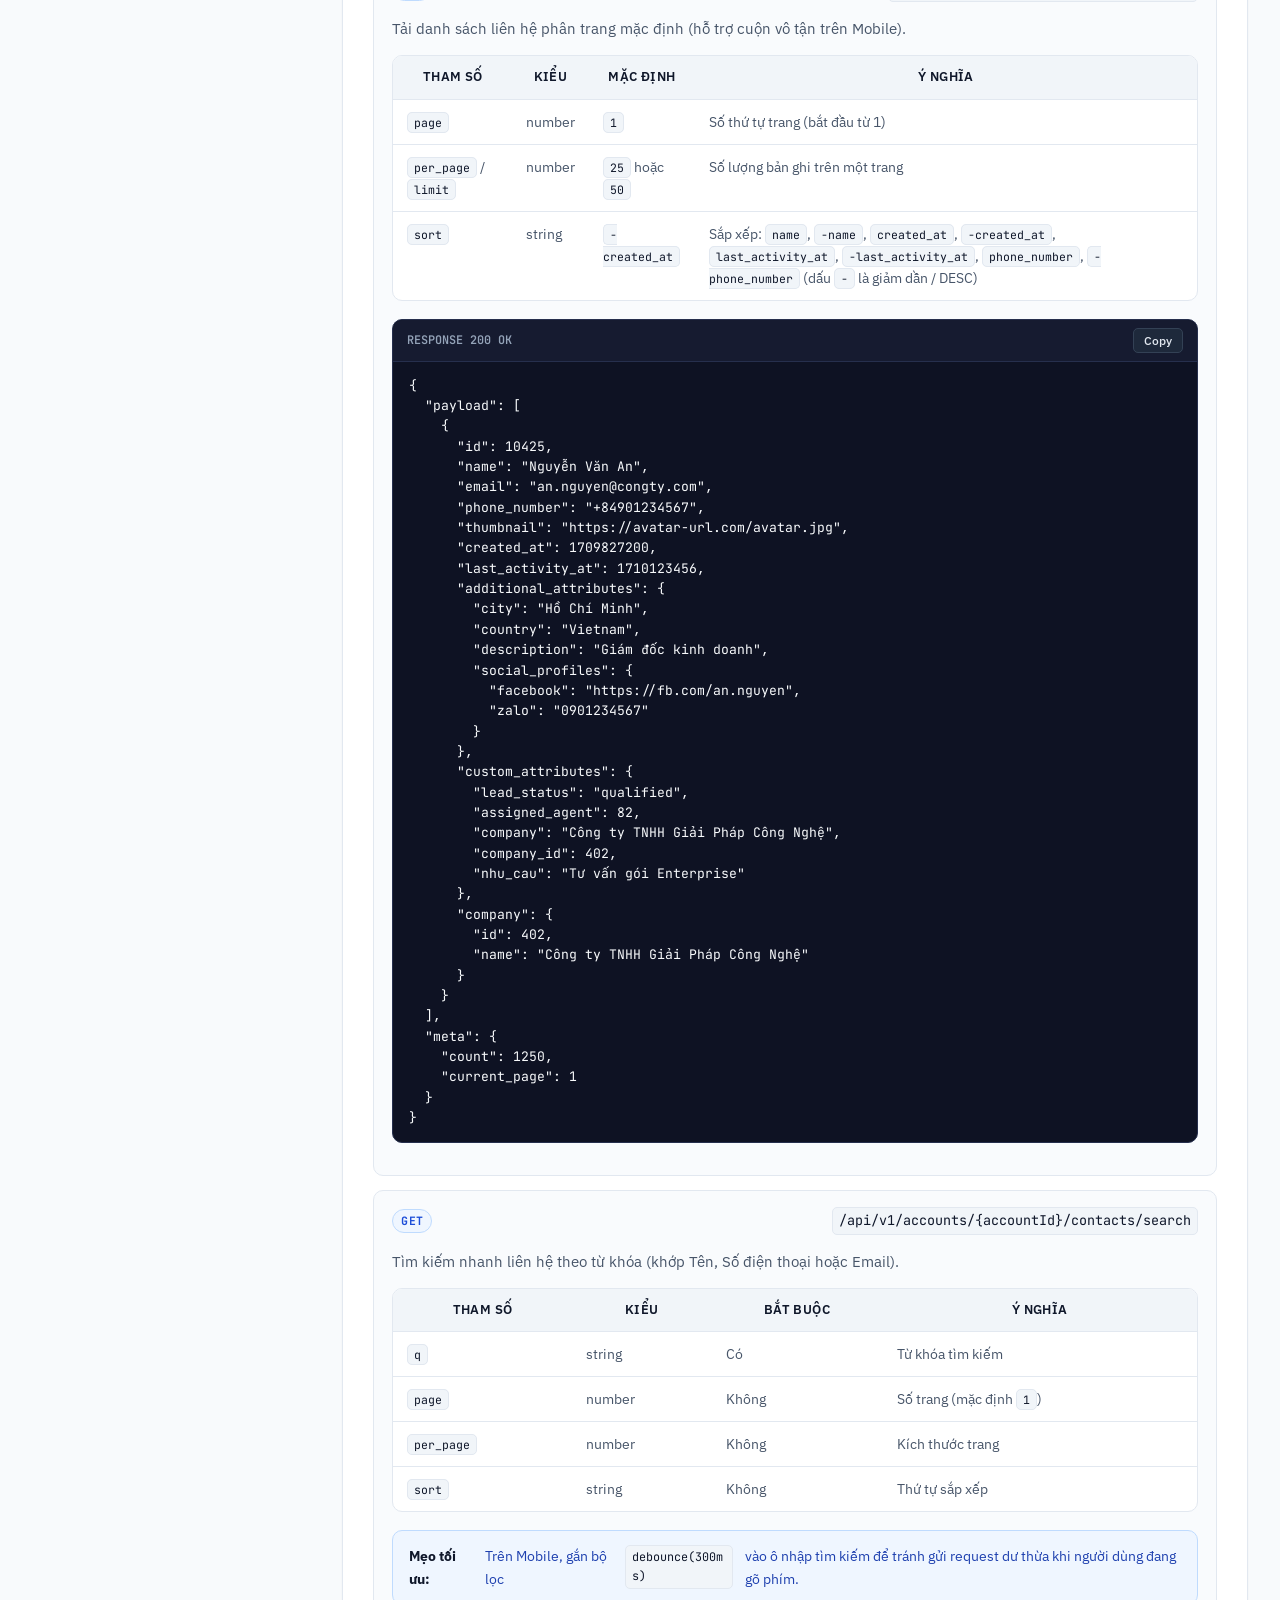
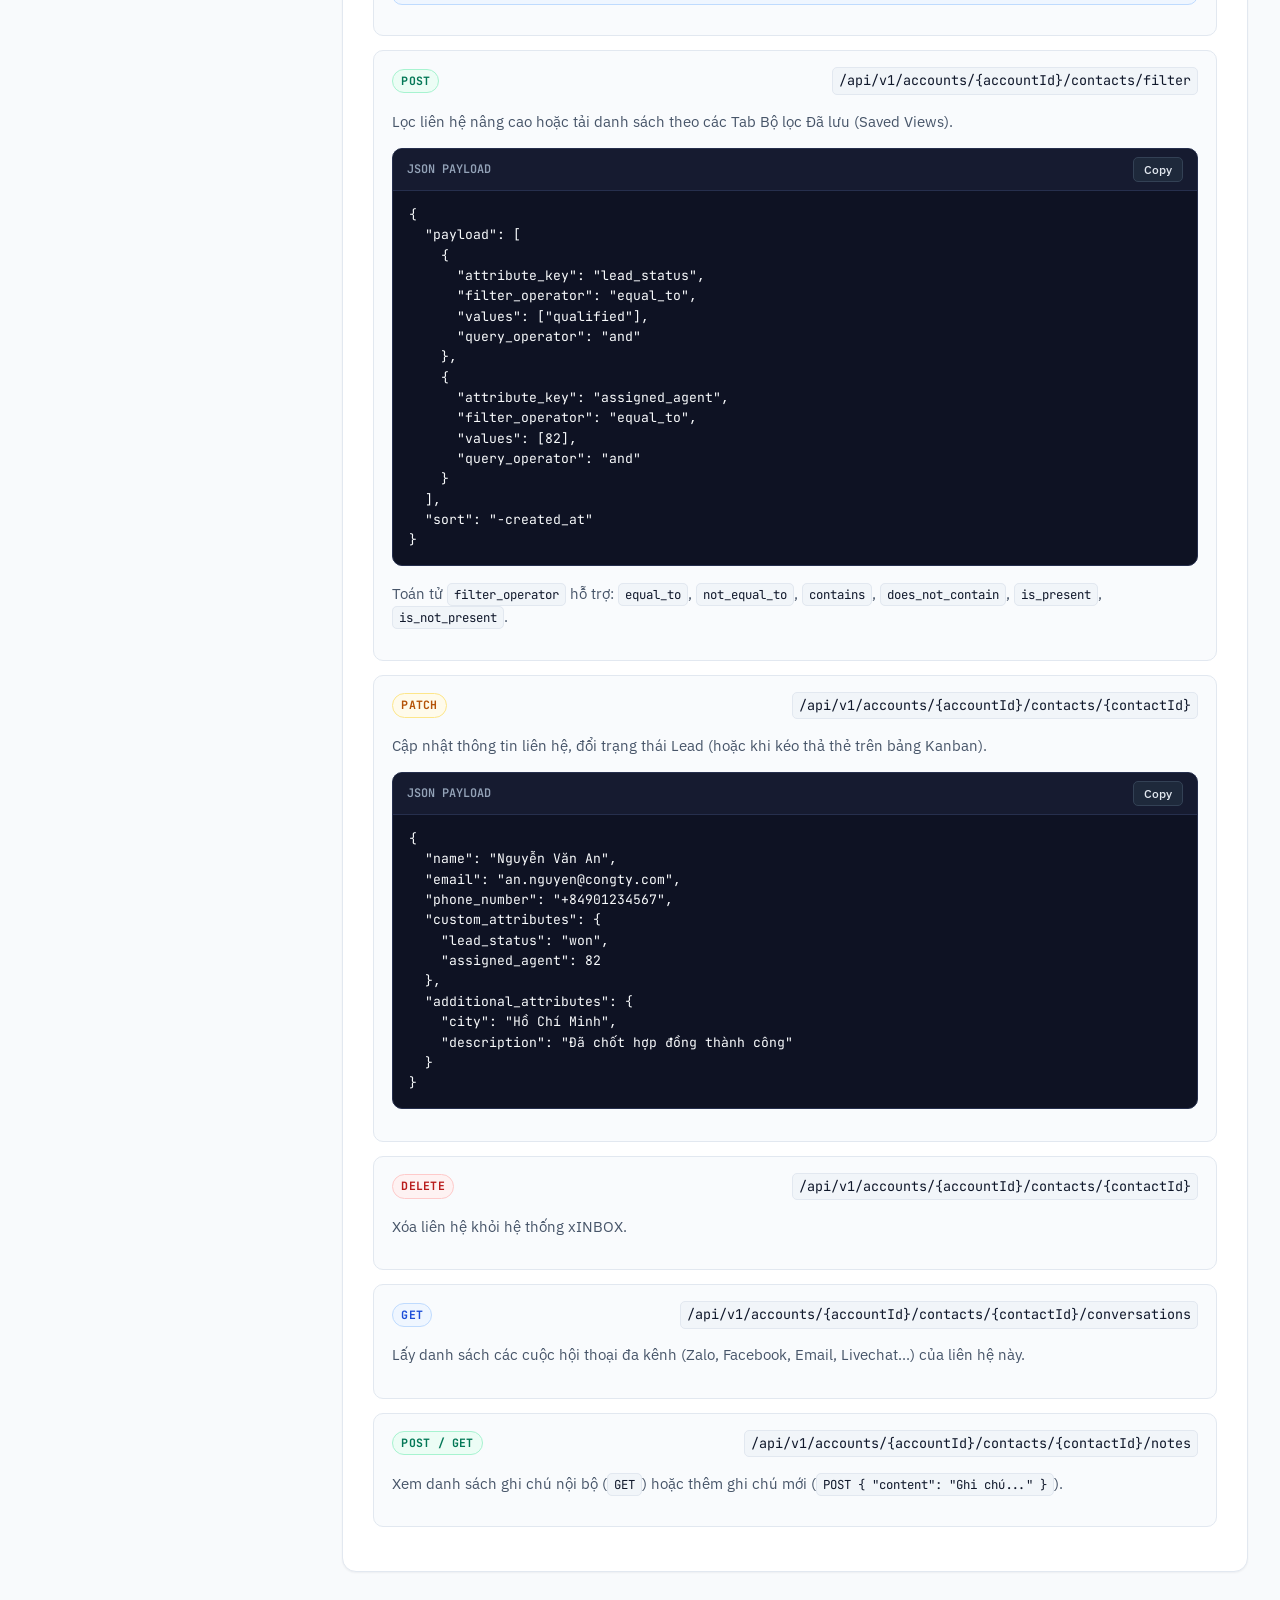
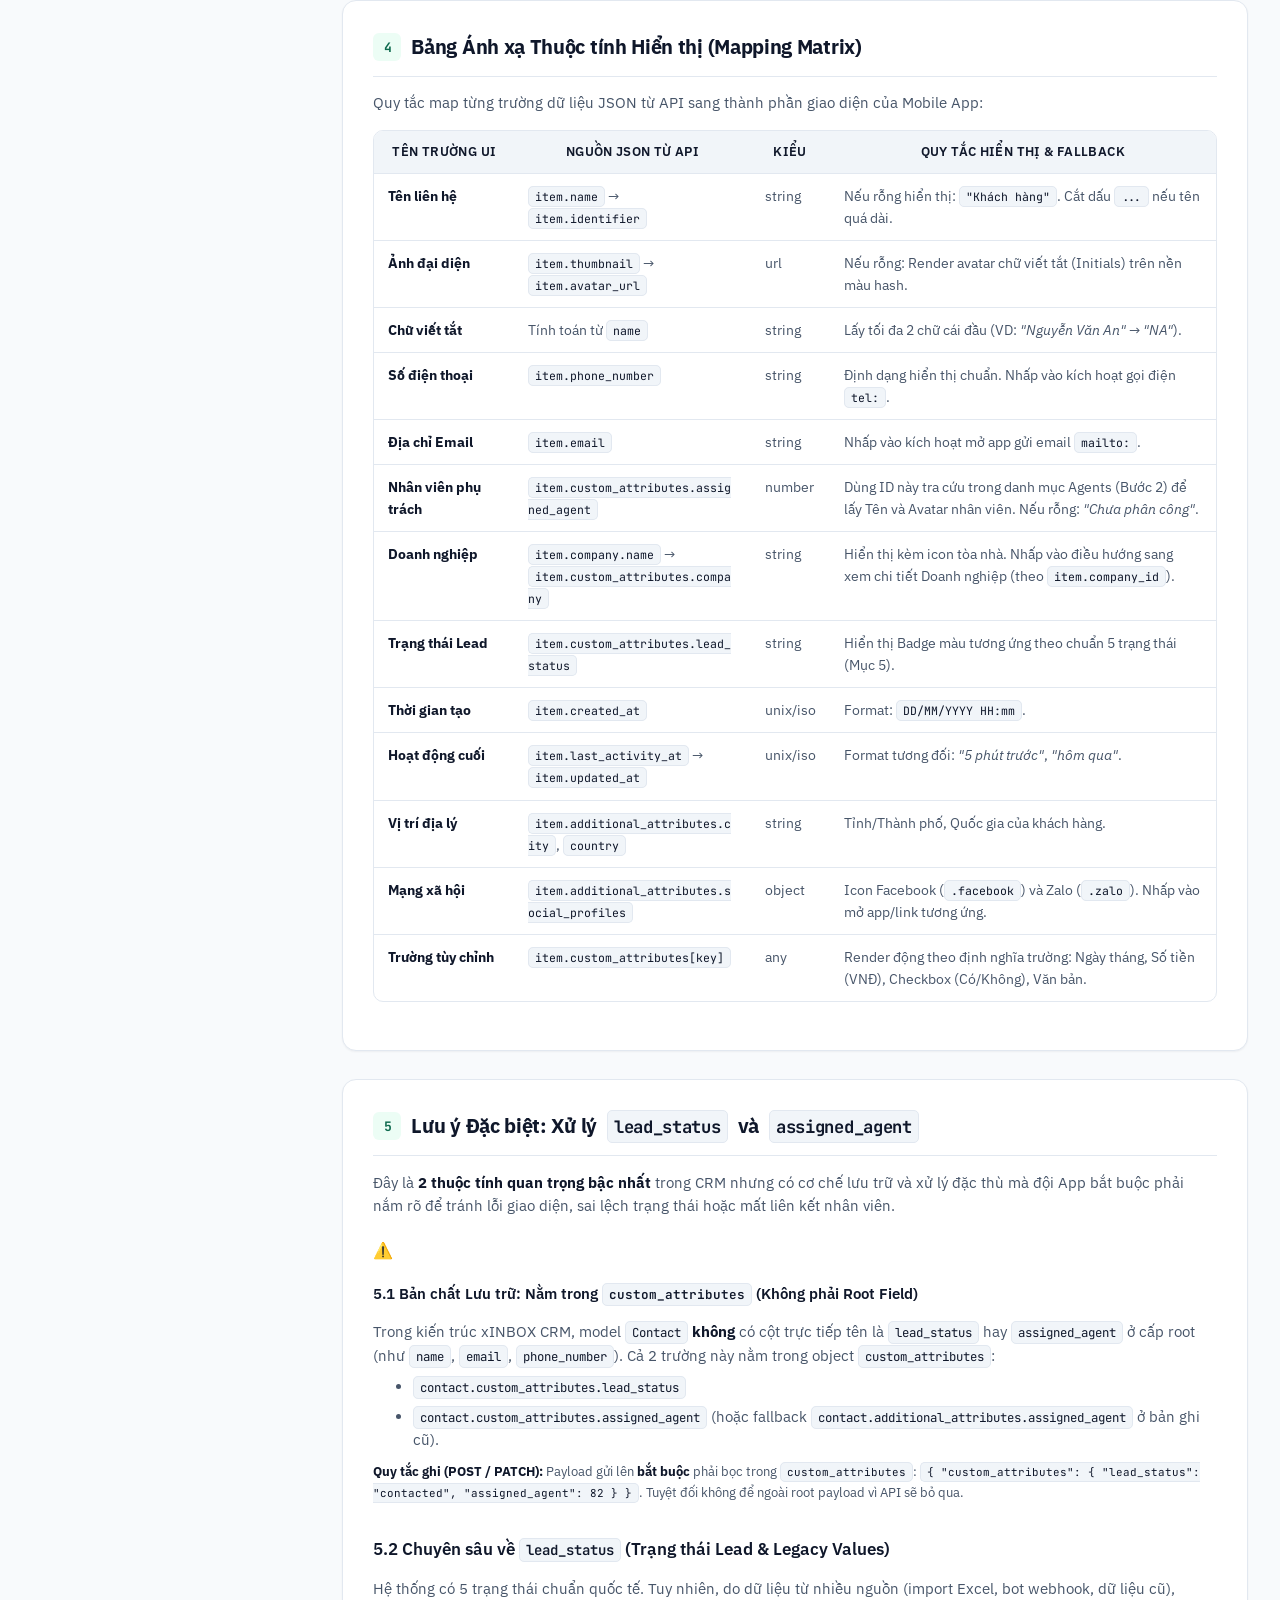
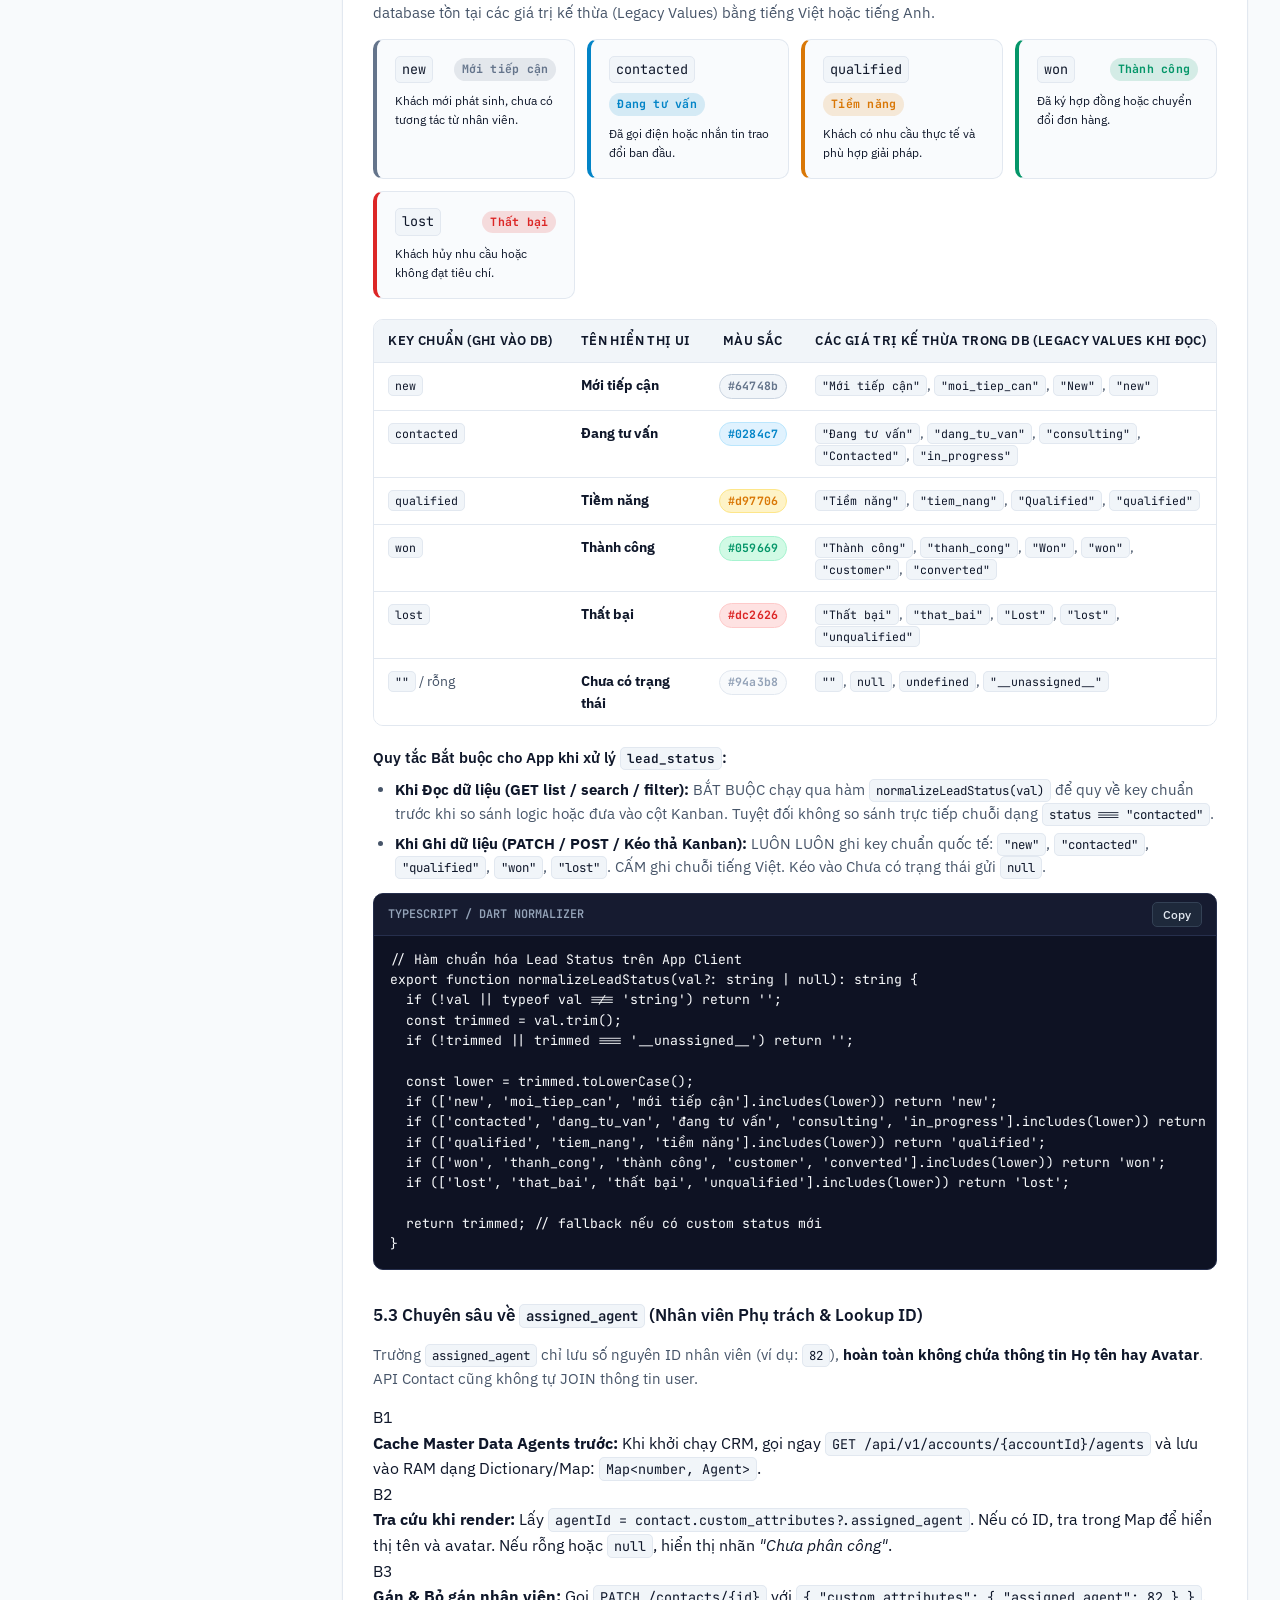
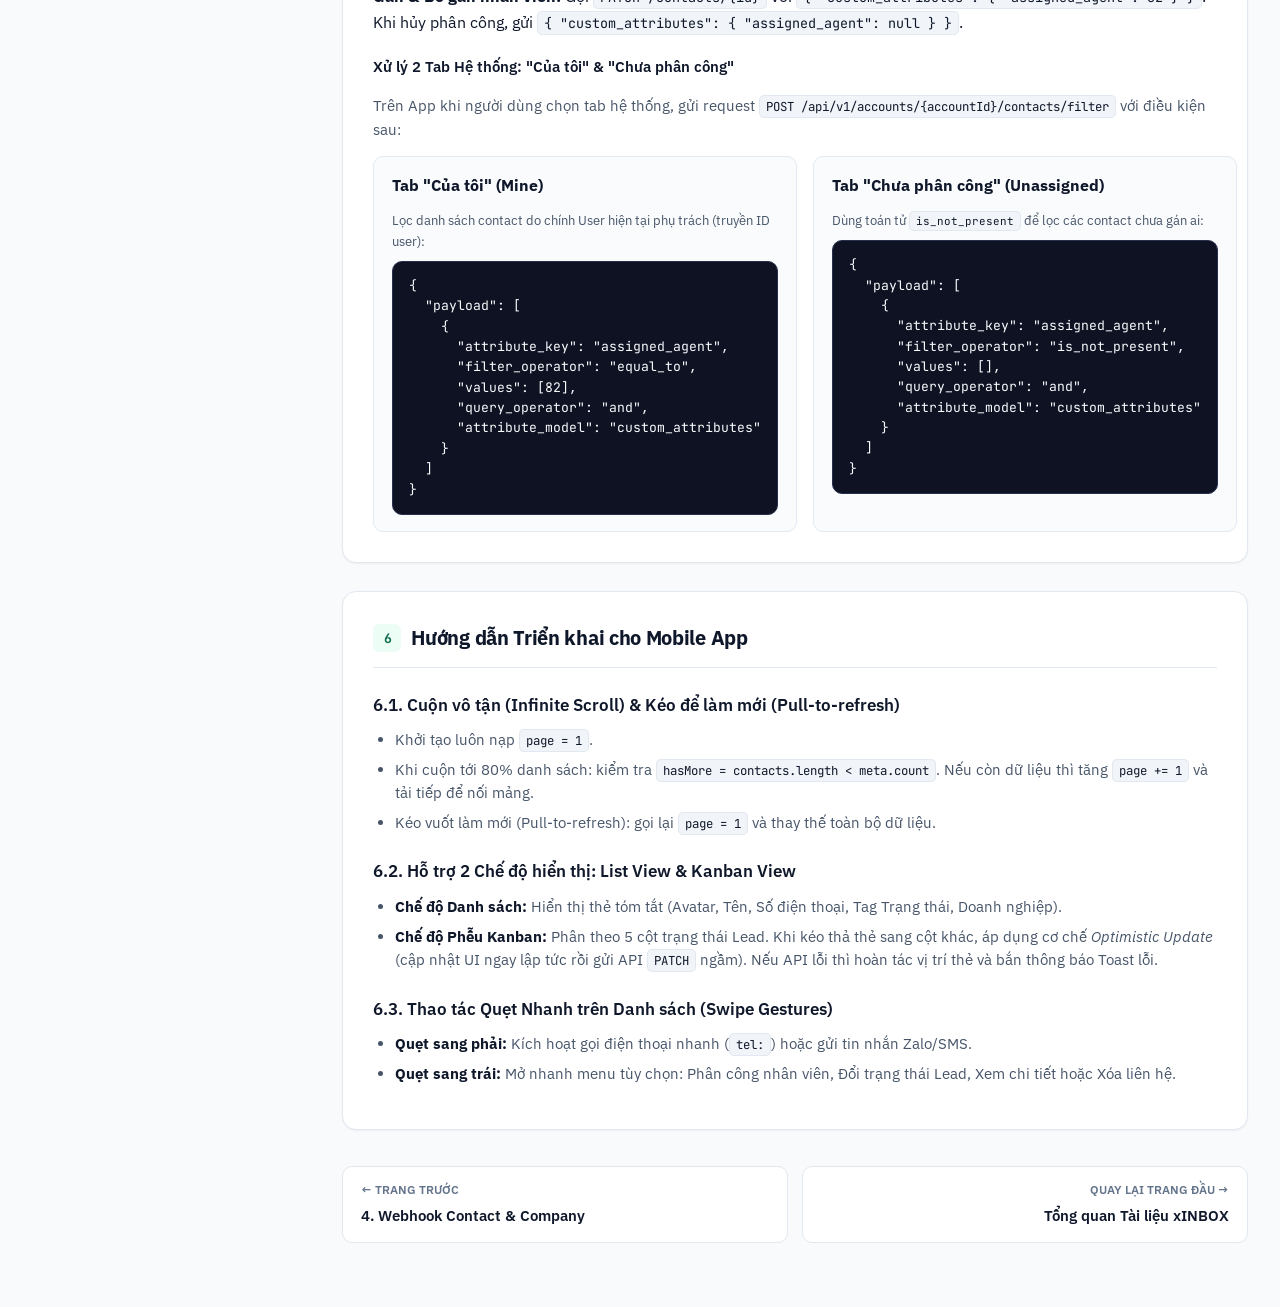
<file: contact-list.html>
<!DOCTYPE html>
<html lang="vi" data-theme="light">
<head>
  <meta charset="UTF-8" />
  <meta name="viewport" content="width=device-width, initial-scale=1.0" />
  <title>5. Danh sách &amp; Quản lý Liên hệ (Contacts API) — xINBOX Docs</title>
  <link rel="icon" type="image/svg+xml" href="./assets/logos/favicon.svg" />
  <link rel="preconnect" href="https://fonts.googleapis.com" />
  <link rel="preconnect" href="https://fonts.gstatic.com" crossorigin />
  <link href="https://fonts.googleapis.com/css2?family=IBM+Plex+Sans:wght@400;500;600;700&family=JetBrains+Mono:wght@400;500;600;700&display=swap" rel="stylesheet" />
  <link rel="stylesheet" href="./assets/docs.css" />
</head>
<body>
  <a class="skip-link" href="#main-content">Chuyển tới nội dung chính</a>

  <header class="topbar">
    <div class="topbar-inner">
      <a href="./index.html" class="brand" aria-label="xINBOX Integration Docs">
        <img src="./assets/logos/lockup-horizontal-ink.svg" alt="xINBOX" class="brand-logo brand-logo-light" />
        <img src="./assets/logos/lockup-horizontal-white.svg" alt="xINBOX" class="brand-logo brand-logo-dark" />
        <span class="brand-sub">Contacts List Spec</span>
      </a>

      <nav class="nav-tabs" aria-label="Điều hướng tài liệu">
        <a href="./index.html" class="nav-tab">Tổng quan</a>
        <a href="./admin-integration.html" class="nav-tab">1. Quản trị &amp; API</a>
        <a href="./iframe-embed.html" class="nav-tab">2. Nhúng Iframe</a>
        <a href="./contact-modal.html" class="nav-tab">3. Modal Hội thoại</a>
        <a href="./webhooks.html" class="nav-tab">4. Webhook</a>
        <a href="./contact-list.html" class="nav-tab is-active" aria-current="page">5. Danh sách Liên hệ</a>
      </nav>

      <div class="topbar-actions">
        <button id="mobileTocBtn" class="icon-btn mobile-toc-btn" type="button" aria-expanded="false" aria-controls="tocSidebar">Mục lục</button>
        <div class="search-box">
          <svg viewBox="0 0 24 24" fill="none" stroke="currentColor" stroke-width="2" aria-hidden="true"><circle cx="11" cy="11" r="8"/><path d="m21 21-4.3-4.3"/></svg>
          <input id="docSearch" class="search-input" type="search" placeholder="Tìm trường, filter, api..." aria-label="Tìm nhanh trong trang" />
        </div>
        <button id="themeToggle" class="icon-btn" type="button" aria-pressed="false" aria-label="Chuyển chế độ sáng tối">
          <svg viewBox="0 0 24 24" fill="none" stroke="currentColor" stroke-width="2" aria-hidden="true"><circle cx="12" cy="12" r="4"/><path d="M12 2v2M12 20v2m-7.07-15.07 1.41 1.41m11.32 11.32 1.41 1.41M2 12h2m16 0h2m-15.07 7.07 1.41-1.41m11.32-11.32 1.41-1.41"/></svg>
          <span class="theme-label">Dark</span>
        </button>
      </div>
    </div>
  </header>

  <div class="shell">
    <aside id="tocSidebar" class="toc-sidebar" aria-label="Mục lục trang">
      <p class="toc-title">Mục lục Tài liệu</p>
      <ul class="toc-list">
        <li><a class="toc-link is-active" href="#sec-arch">1. Kiến trúc &amp; Xác thực</a></li>
        <li><a class="toc-link" href="#sec-init">2. Quy trình Khởi tạo</a></li>
        <li><a class="toc-link" href="#sec-apis">3. Danh sách API Liên hệ</a></li>
        <li><a class="toc-link is-sub" href="#sec-api-list">3.1 Phân trang mặc định</a></li>
        <li><a class="toc-link is-sub" href="#sec-api-search">3.2 Tìm kiếm nhanh</a></li>
        <li><a class="toc-link is-sub" href="#sec-api-filter">3.3 Lọc nâng cao &amp; Views</a></li>
        <li><a class="toc-link is-sub" href="#sec-api-update">3.4 Cập nhật / Kanban Drag</a></li>
        <li><a class="toc-link is-sub" href="#sec-api-delete">3.5 Xóa Liên hệ</a></li>
        <li><a class="toc-link is-sub" href="#sec-api-conversations">3.6 Lịch sử Hội thoại</a></li>
        <li><a class="toc-link is-sub" href="#sec-api-notes">3.7 Ghi chú Nội bộ</a></li>
        <li><a class="toc-link" href="#sec-mapping">4. Bảng Ánh xạ Thuộc tính</a></li>
        <li><a class="toc-link" href="#sec-lead-status">5. Lưu ý lead_status &amp; assigned_agent</a></li>
        <li><a class="toc-link is-sub" href="#sec-storage-nature">5.1 Lưu trữ trong custom_attributes</a></li>
        <li><a class="toc-link is-sub" href="#sec-lead-status-deep">5.2 Xử lý lead_status &amp; Legacy Values</a></li>
        <li><a class="toc-link is-sub" href="#sec-assigned-agent-deep">5.3 Xử lý assigned_agent &amp; Lookup ID</a></li>
        <li><a class="toc-link" href="#sec-mobile-guide">6. Khuyến nghị Mobile App</a></li>
        <li><a class="toc-link is-sub" href="#sec-infinite-scroll">6.1 Cuộn vô tận &amp; Pull-to-refresh</a></li>
        <li><a class="toc-link is-sub" href="#sec-views">6.2 List View &amp; Kanban View</a></li>
        <li><a class="toc-link is-sub" href="#sec-swipe">6.3 Quẹt nhanh (Swipe Actions)</a></li>
      </ul>
    </aside>

    <main id="main-content" class="doc-main">
      <section class="hero-card">
        <span class="hero-eyebrow">Phần 5 / 5 — Mobile App &amp; Web Platform Integration</span>
        <h1 class="hero-title">Đặc tả Kỹ thuật: Danh sách &amp; Quản lý Liên hệ (Contacts API)</h1>
        <p class="hero-desc">
          Dành cho đội ngũ phát triển Ứng dụng Di động (Mobile App iOS / Android) và Nền tảng Tích hợp CRM. Tài liệu chuẩn hóa toàn bộ luồng nạp dữ liệu, phân trang, tìm kiếm, lọc nâng cao, cấu trúc trường hiển thị, ánh xạ nhân viên &amp; doanh nghiệp, kéo thả Kanban và các thao tác liên quan đến Liên hệ.
        </p>
        <div class="meta-strip">
          <span class="meta-pill">Đa kênh / Multi-channel CRM</span>
          <span class="meta-pill">Phân trang &amp; Infinite Scroll</span>
          <span class="meta-pill">5 Trạng thái Lead Chuẩn</span>
          <span class="meta-pill">Custom Fields Động</span>
        </div>
      </section>

      <div id="emptySearch" class="empty-search is-hidden">Không tìm thấy mục nào khớp từ khóa tìm kiếm.</div>

      <!-- SECTION 1 -->
      <section id="sec-arch" class="doc-section" data-searchable>
        <h2><span class="sec-num">1</span> Kiến trúc &amp; Xác thực (Architecture &amp; Auth)</h2>
        <p>Mọi truy vấn danh bạ liên hệ đều đi qua xINBOX Gateway và gắn chặt với định danh tài khoản con (<code>accountId</code>):</p>
        <div class="table-wrap">
          <table>
            <thead><tr><th>Mục</th><th>Giá trị</th></tr></thead>
            <tbody>
              <tr><td>Base URL</td><td><code>https://xinbox-app.hub.vn</code> (hoặc domain cấu hình theo môi trường)</td></tr>
              <tr><td><code>api_access_token</code></td><td>Token người dùng xINBOX (gửi trong Header request)</td></tr>
              <tr><td><code>Content-Type</code></td><td><code>application/json</code></td></tr>
              <tr><td>Cấu trúc URL</td><td><code>/api/v1/accounts/{accountId}/contacts...</code></td></tr>
            </tbody>
          </table>
        </div>
        <div class="callout callout-warning">
          <strong>Lưu ý cho App Mobile:</strong> Khi người dùng chuyển đổi Workspace / Tài khoản xINBOX, App <strong>bắt buộc</strong> phải xóa sạch cache danh bạ cũ và kích hoạt lại quy trình nạp từ Trang 1 của <code>accountId</code> mới.
        </div>
      </section>

      <!-- SECTION 2 -->
      <section id="sec-init" class="doc-section" data-searchable>
        <h2><span class="sec-num">2</span> Quy trình Khởi tạo Dữ liệu (Initialization Sequence)</h2>
        <p>Trước khi render danh sách liên hệ lên màn hình, App cần thực hiện 4 bước khởi tạo nền tảng:</p>
        <ol class="step-list">
          <li><strong>Bước 1: Lấy <code>activeAccountId</code> &amp; Token:</strong> Xác định tài khoản đang làm việc từ phiên đăng nhập.</li>
          <li><strong>Bước 2: Nạp Danh mục Nhân viên (Agents):</strong> Gọi <code>GET /api/v1/accounts/{accountId}/agents</code> để lưu map từ <code>id</code> sang Tên hiển thị, Email và Avatar của nhân viên phụ trách.</li>
          <li><strong>Bước 3: Nạp Định nghĩa Trường tùy chỉnh (Custom Fields):</strong> Gọi <code>GET /api/v1/accounts/{accountId}/custom_attribute_definitions?attribute_model=1</code> để biết danh mục các trường động của Contact.</li>
          <li><strong>Bước 4: Nạp Cấu hình Bộ lọc Đã lưu (Saved Views):</strong> Gọi <code>GET /api/v1/accounts/{accountId}/custom_filters?filter_type=1</code> để hiển thị các Tab lọc (Tất cả, Của tôi, Chưa phân công và các Tab riêng).</li>
          <li><strong>Bước 5: Nạp Danh sách Liên hệ Trang 1:</strong> Gọi <code>GET /api/v1/accounts/{accountId}/contacts?page=1</code> để hiển thị dữ liệu ban đầu.</li>
        </ol>
      </section>

      <!-- SECTION 3 -->
      <section id="sec-apis" class="doc-section" data-searchable>
        <h2><span class="sec-num">3</span> Danh sách API Liên hệ (API Contract)</h2>

        <!-- 3.1 -->
        <div id="sec-api-list" class="endpoint-card">
          <div class="endpoint-head">
            <span class="badge badge-get">GET</span>
            <code>/api/v1/accounts/{accountId}/contacts</code>
          </div>
          <p>Tải danh sách liên hệ phân trang mặc định (hỗ trợ cuộn vô tận trên Mobile).</p>
          <div class="table-wrap">
            <table>
              <thead><tr><th>Tham số</th><th>Kiểu</th><th>Mặc định</th><th>Ý nghĩa</th></tr></thead>
              <tbody>
                <tr><td><code>page</code></td><td>number</td><td><code>1</code></td><td>Số thứ tự trang (bắt đầu từ 1)</td></tr>
                <tr><td><code>per_page</code> / <code>limit</code></td><td>number</td><td><code>25</code> hoặc <code>50</code></td><td>Số lượng bản ghi trên một trang</td></tr>
                <tr><td><code>sort</code></td><td>string</td><td><code>-created_at</code></td><td>Sắp xếp: <code>name</code>, <code>-name</code>, <code>created_at</code>, <code>-created_at</code>, <code>last_activity_at</code>, <code>-last_activity_at</code>, <code>phone_number</code>, <code>-phone_number</code> (dấu <code>-</code> là giảm dần / DESC)</td></tr>
              </tbody>
            </table>
          </div>
          <div class="code-block">
            <div class="code-header"><span class="code-lang">Response 200 OK</span><button class="copy-btn" type="button">Copy</button></div>
            <pre><code>{
  "payload": [
    {
      "id": 10425,
      "name": "Nguyễn Văn An",
      "email": "an.nguyen@congty.com",
      "phone_number": "+84901234567",
      "thumbnail": "https://avatar-url.com/avatar.jpg",
      "created_at": 1709827200,
      "last_activity_at": 1710123456,
      "additional_attributes": {
        "city": "Hồ Chí Minh",
        "country": "Vietnam",
        "description": "Giám đốc kinh doanh",
        "social_profiles": {
          "facebook": "https://fb.com/an.nguyen",
          "zalo": "0901234567"
        }
      },
      "custom_attributes": {
        "lead_status": "qualified",
        "assigned_agent": 82,
        "company": "Công ty TNHH Giải Pháp Công Nghệ",
        "company_id": 402,
        "nhu_cau": "Tư vấn gói Enterprise"
      },
      "company": {
        "id": 402,
        "name": "Công ty TNHH Giải Pháp Công Nghệ"
      }
    }
  ],
  "meta": {
    "count": 1250,
    "current_page": 1
  }
}</code></pre>
          </div>
        </div>

        <!-- 3.2 -->
        <div id="sec-api-search" class="endpoint-card">
          <div class="endpoint-head">
            <span class="badge badge-get">GET</span>
            <code>/api/v1/accounts/{accountId}/contacts/search</code>
          </div>
          <p>Tìm kiếm nhanh liên hệ theo từ khóa (khớp Tên, Số điện thoại hoặc Email).</p>
          <div class="table-wrap">
            <table>
              <thead><tr><th>Tham số</th><th>Kiểu</th><th>Bắt buộc</th><th>Ý nghĩa</th></tr></thead>
              <tbody>
                <tr><td><code>q</code></td><td>string</td><td>Có</td><td>Từ khóa tìm kiếm</td></tr>
                <tr><td><code>page</code></td><td>number</td><td>Không</td><td>Số trang (mặc định <code>1</code>)</td></tr>
                <tr><td><code>per_page</code></td><td>number</td><td>Không</td><td>Kích thước trang</td></tr>
                <tr><td><code>sort</code></td><td>string</td><td>Không</td><td>Thứ tự sắp xếp</td></tr>
              </tbody>
            </table>
          </div>
          <div class="callout callout-info">
            <strong>Mẹo tối ưu:</strong> Trên Mobile, gắn bộ lọc <code>debounce(300ms)</code> vào ô nhập tìm kiếm để tránh gửi request dư thừa khi người dùng đang gõ phím.
          </div>
        </div>

        <!-- 3.3 -->
        <div id="sec-api-filter" class="endpoint-card">
          <div class="endpoint-head">
            <span class="badge badge-post">POST</span>
            <code>/api/v1/accounts/{accountId}/contacts/filter</code>
          </div>
          <p>Lọc liên hệ nâng cao hoặc tải danh sách theo các Tab Bộ lọc Đã lưu (Saved Views).</p>
          <div class="code-block">
            <div class="code-header"><span class="code-lang">JSON Payload</span><button class="copy-btn" type="button">Copy</button></div>
            <pre><code>{
  "payload": [
    {
      "attribute_key": "lead_status",
      "filter_operator": "equal_to",
      "values": ["qualified"],
      "query_operator": "and"
    },
    {
      "attribute_key": "assigned_agent",
      "filter_operator": "equal_to",
      "values": [82],
      "query_operator": "and"
    }
  ],
  "sort": "-created_at"
}</code></pre>
          </div>
          <p>Toán tử <code>filter_operator</code> hỗ trợ: <code>equal_to</code>, <code>not_equal_to</code>, <code>contains</code>, <code>does_not_contain</code>, <code>is_present</code>, <code>is_not_present</code>.</p>
        </div>

        <!-- 3.4 -->
        <div id="sec-api-update" class="endpoint-card">
          <div class="endpoint-head">
            <span class="badge badge-patch">PATCH</span>
            <code>/api/v1/accounts/{accountId}/contacts/{contactId}</code>
          </div>
          <p>Cập nhật thông tin liên hệ, đổi trạng thái Lead (hoặc khi kéo thả thẻ trên bảng Kanban).</p>
          <div class="code-block">
            <div class="code-header"><span class="code-lang">JSON Payload</span><button class="copy-btn" type="button">Copy</button></div>
            <pre><code>{
  "name": "Nguyễn Văn An",
  "email": "an.nguyen@congty.com",
  "phone_number": "+84901234567",
  "custom_attributes": {
    "lead_status": "won",
    "assigned_agent": 82
  },
  "additional_attributes": {
    "city": "Hồ Chí Minh",
    "description": "Đã chốt hợp đồng thành công"
  }
}</code></pre>
          </div>
        </div>

        <!-- 3.5, 3.6, 3.7 -->
        <div id="sec-api-delete" class="endpoint-card">
          <div class="endpoint-head">
            <span class="badge badge-delete">DELETE</span>
            <code>/api/v1/accounts/{accountId}/contacts/{contactId}</code>
          </div>
          <p>Xóa liên hệ khỏi hệ thống xINBOX.</p>
        </div>

        <div id="sec-api-conversations" class="endpoint-card">
          <div class="endpoint-head">
            <span class="badge badge-get">GET</span>
            <code>/api/v1/accounts/{accountId}/contacts/{contactId}/conversations</code>
          </div>
          <p>Lấy danh sách các cuộc hội thoại đa kênh (Zalo, Facebook, Email, Livechat...) của liên hệ này.</p>
        </div>

        <div id="sec-api-notes" class="endpoint-card">
          <div class="endpoint-head">
            <span class="badge badge-post">POST / GET</span>
            <code>/api/v1/accounts/{accountId}/contacts/{contactId}/notes</code>
          </div>
          <p>Xem danh sách ghi chú nội bộ (<code>GET</code>) hoặc thêm ghi chú mới (<code>POST { "content": "Ghi chú..." }</code>).</p>
        </div>
      </section>

      <!-- SECTION 4 -->
      <section id="sec-mapping" class="doc-section" data-searchable>
        <h2><span class="sec-num">4</span> Bảng Ánh xạ Thuộc tính Hiển thị (Mapping Matrix)</h2>
        <p>Quy tắc map từng trường dữ liệu JSON từ API sang thành phần giao diện của Mobile App:</p>
        <div class="table-wrap">
          <table>
            <thead>
              <tr>
                <th>Tên trường UI</th>
                <th>Nguồn JSON từ API</th>
                <th>Kiểu</th>
                <th>Quy tắc hiển thị &amp; Fallback</th>
              </tr>
            </thead>
            <tbody>
              <tr>
                <td><strong>Tên liên hệ</strong></td>
                <td><code>item.name</code> &rarr; <code>item.identifier</code></td>
                <td>string</td>
                <td>Nếu rỗng hiển thị: <code>"Khách hàng"</code>. Cắt dấu <code>...</code> nếu tên quá dài.</td>
              </tr>
              <tr>
                <td><strong>Ảnh đại diện</strong></td>
                <td><code>item.thumbnail</code> &rarr; <code>item.avatar_url</code></td>
                <td>url</td>
                <td>Nếu rỗng: Render avatar chữ viết tắt (Initials) trên nền màu hash.</td>
              </tr>
              <tr>
                <td><strong>Chữ viết tắt</strong></td>
                <td>Tính toán từ <code>name</code></td>
                <td>string</td>
                <td>Lấy tối đa 2 chữ cái đầu (VD: <em>"Nguyễn Văn An"</em> &rarr; <em>"NA"</em>).</td>
              </tr>
              <tr>
                <td><strong>Số điện thoại</strong></td>
                <td><code>item.phone_number</code></td>
                <td>string</td>
                <td>Định dạng hiển thị chuẩn. Nhấp vào kích hoạt gọi điện <code>tel:</code>.</td>
              </tr>
              <tr>
                <td><strong>Địa chỉ Email</strong></td>
                <td><code>item.email</code></td>
                <td>string</td>
                <td>Nhấp vào kích hoạt mở app gửi email <code>mailto:</code>.</td>
              </tr>
              <tr>
                <td><strong>Nhân viên phụ trách</strong></td>
                <td><code>item.custom_attributes.assigned_agent</code></td>
                <td>number</td>
                <td>Dùng ID này tra cứu trong danh mục Agents (Bước 2) để lấy Tên và Avatar nhân viên. Nếu rỗng: <em>"Chưa phân công"</em>.</td>
              </tr>
              <tr>
                <td><strong>Doanh nghiệp</strong></td>
                <td><code>item.company.name</code> &rarr; <code>item.custom_attributes.company</code></td>
                <td>string</td>
                <td>Hiển thị kèm icon tòa nhà. Nhấp vào điều hướng sang xem chi tiết Doanh nghiệp (theo <code>item.company_id</code>).</td>
              </tr>
              <tr>
                <td><strong>Trạng thái Lead</strong></td>
                <td><code>item.custom_attributes.lead_status</code></td>
                <td>string</td>
                <td>Hiển thị Badge màu tương ứng theo chuẩn 5 trạng thái (Mục 5).</td>
              </tr>
              <tr>
                <td><strong>Thời gian tạo</strong></td>
                <td><code>item.created_at</code></td>
                <td>unix/iso</td>
                <td>Format: <code>DD/MM/YYYY HH:mm</code>.</td>
              </tr>
              <tr>
                <td><strong>Hoạt động cuối</strong></td>
                <td><code>item.last_activity_at</code> &rarr; <code>item.updated_at</code></td>
                <td>unix/iso</td>
                <td>Format tương đối: <em>"5 phút trước"</em>, <em>"hôm qua"</em>.</td>
              </tr>
              <tr>
                <td><strong>Vị trí địa lý</strong></td>
                <td><code>item.additional_attributes.city</code>, <code>country</code></td>
                <td>string</td>
                <td>Tỉnh/Thành phố, Quốc gia của khách hàng.</td>
              </tr>
              <tr>
                <td><strong>Mạng xã hội</strong></td>
                <td><code>item.additional_attributes.social_profiles</code></td>
                <td>object</td>
                <td>Icon Facebook (<code>.facebook</code>) và Zalo (<code>.zalo</code>). Nhấp vào mở app/link tương ứng.</td>
              </tr>
              <tr>
                <td><strong>Trường tùy chỉnh</strong></td>
                <td><code>item.custom_attributes[key]</code></td>
                <td>any</td>
                <td>Render động theo định nghĩa trường: Ngày tháng, Số tiền (VNĐ), Checkbox (Có/Không), Văn bản.</td>
              </tr>
            </tbody>
          </table>
        </div>
      </section>

      <!-- SECTION 5 -->
      <section id="sec-lead-status" class="doc-section" data-searchable>
        <h2><span class="sec-num">5</span> Lưu ý Đặc biệt: Xử lý <code>lead_status</code> và <code>assigned_agent</code></h2>
        <p>Đây là <strong>2 thuộc tính quan trọng bậc nhất</strong> trong CRM nhưng có cơ chế lưu trữ và xử lý đặc thù mà đội App bắt buộc phải nắm rõ để tránh lỗi giao diện, sai lệch trạng thái hoặc mất liên kết nhân viên.</p>

        <!-- 5.1 Storage Nature -->
        <div id="sec-storage-nature" class="alert-box" style="margin-top: 20px;">
          <div class="alert-icon">⚠️</div>
          <div class="alert-content">
            <h4>5.1 Bản chất Lưu trữ: Nằm trong <code>custom_attributes</code> (Không phải Root Field)</h4>
            <p style="margin-bottom: 8px;">Trong kiến trúc xINBOX CRM, model <code>Contact</code> <strong>không</strong> có cột trực tiếp tên là <code>lead_status</code> hay <code>assigned_agent</code> ở cấp root (như <code>name</code>, <code>email</code>, <code>phone_number</code>). Cả 2 trường này nằm trong object <code>custom_attributes</code>:</p>
            <ul style="margin: 0 0 10px 18px; font-size: 13px;">
              <li><code>contact.custom_attributes.lead_status</code></li>
              <li><code>contact.custom_attributes.assigned_agent</code> (hoặc fallback <code>contact.additional_attributes.assigned_agent</code> ở bản ghi cũ).</li>
            </ul>
            <p style="margin: 0; font-size: 13px;"><strong>Quy tắc ghi (POST / PATCH):</strong> Payload gửi lên <strong>bắt buộc</strong> phải bọc trong <code>custom_attributes</code>: <code>{ "custom_attributes": { "lead_status": "contacted", "assigned_agent": 82 } }</code>. Tuyệt đối không để ngoài root payload vì API sẽ bỏ qua.</p>
          </div>
        </div>

        <!-- 5.2 Lead Status Deep Dive -->
        <div id="sec-lead-status-deep" style="margin-top: 32px;">
          <h3>5.2 Chuyên sâu về <code>lead_status</code> (Trạng thái Lead &amp; Legacy Values)</h3>
          <p>Hệ thống có 5 trạng thái chuẩn quốc tế. Tuy nhiên, do dữ liệu từ nhiều nguồn (import Excel, bot webhook, dữ liệu cũ), database tồn tại các giá trị kế thừa (Legacy Values) bằng tiếng Việt hoặc tiếng Anh.</p>

          <div class="cards-grid" style="grid-template-columns: repeat(auto-fit, minmax(200px, 1fr)); gap: 12px; margin-bottom: 20px;">
            <div class="endpoint-card" style="margin: 0; border-left: 4px solid #64748b;">
              <div class="endpoint-head"><code>new</code><span class="badge" style="background: rgba(100,116,139,0.15); color: #64748b;">Mới tiếp cận</span></div>
              <p style="margin: 0; font-size: 12px; color: var(--text-muted);">Khách mới phát sinh, chưa có tương tác từ nhân viên.</p>
            </div>
            <div class="endpoint-card" style="margin: 0; border-left: 4px solid #0284c7;">
              <div class="endpoint-head"><code>contacted</code><span class="badge" style="background: rgba(2,132,199,0.15); color: #0284c7;">Đang tư vấn</span></div>
              <p style="margin: 0; font-size: 12px; color: var(--text-muted);">Đã gọi điện hoặc nhắn tin trao đổi ban đầu.</p>
            </div>
            <div class="endpoint-card" style="margin: 0; border-left: 4px solid #d97706;">
              <div class="endpoint-head"><code>qualified</code><span class="badge" style="background: rgba(217,119,6,0.15); color: #d97706;">Tiềm năng</span></div>
              <p style="margin: 0; font-size: 12px; color: var(--text-muted);">Khách có nhu cầu thực tế và phù hợp giải pháp.</p>
            </div>
            <div class="endpoint-card" style="margin: 0; border-left: 4px solid #059669;">
              <div class="endpoint-head"><code>won</code><span class="badge" style="background: rgba(5,150,105,0.15); color: #059669;">Thành công</span></div>
              <p style="margin: 0; font-size: 12px; color: var(--text-muted);">Đã ký hợp đồng hoặc chuyển đổi đơn hàng.</p>
            </div>
            <div class="endpoint-card" style="margin: 0; border-left: 4px solid #dc2626;">
              <div class="endpoint-head"><code>lost</code><span class="badge" style="background: rgba(220,38,38,0.15); color: #dc2626;">Thất bại</span></div>
              <p style="margin: 0; font-size: 12px; color: var(--text-muted);">Khách hủy nhu cầu hoặc không đạt tiêu chí.</p>
            </div>
          </div>

          <div class="table-wrap" style="margin-bottom: 20px;">
            <table class="params-table">
              <thead>
                <tr>
                  <th style="width: 140px;">Key chuẩn (Ghi vào DB)</th>
                  <th style="width: 150px;">Tên hiển thị UI</th>
                  <th style="width: 110px;">Màu sắc</th>
                  <th>Các giá trị kế thừa trong DB (Legacy Values khi đọc)</th>
                </tr>
              </thead>
              <tbody>
                <tr>
                  <td><code>new</code></td>
                  <td><strong>Mới tiếp cận</strong></td>
                  <td><span class="badge" style="background: #f1f5f9; color: #64748b; border: 1px solid #cbd5e1;">#64748b</span></td>
                  <td><code>"Mới tiếp cận"</code>, <code>"moi_tiep_can"</code>, <code>"New"</code>, <code>"new"</code></td>
                </tr>
                <tr>
                  <td><code>contacted</code></td>
                  <td><strong>Đang tư vấn</strong></td>
                  <td><span class="badge" style="background: #e0f2fe; color: #0284c7; border: 1px solid #bae6fd;">#0284c7</span></td>
                  <td><code>"Đang tư vấn"</code>, <code>"dang_tu_van"</code>, <code>"consulting"</code>, <code>"Contacted"</code>, <code>"in_progress"</code></td>
                </tr>
                <tr>
                  <td><code>qualified</code></td>
                  <td><strong>Tiềm năng</strong></td>
                  <td><span class="badge" style="background: #fef3c7; color: #d97706; border: 1px solid #fde68a;">#d97706</span></td>
                  <td><code>"Tiềm năng"</code>, <code>"tiem_nang"</code>, <code>"Qualified"</code>, <code>"qualified"</code></td>
                </tr>
                <tr>
                  <td><code>won</code></td>
                  <td><strong>Thành công</strong></td>
                  <td><span class="badge" style="background: #d1fae5; color: #059669; border: 1px solid #a7f3d0;">#059669</span></td>
                  <td><code>"Thành công"</code>, <code>"thanh_cong"</code>, <code>"Won"</code>, <code>"won"</code>, <code>"customer"</code>, <code>"converted"</code></td>
                </tr>
                <tr>
                  <td><code>lost</code></td>
                  <td><strong>Thất bại</strong></td>
                  <td><span class="badge" style="background: #fee2e2; color: #dc2626; border: 1px solid #fecaca;">#dc2626</span></td>
                  <td><code>"Thất bại"</code>, <code>"that_bai"</code>, <code>"Lost"</code>, <code>"lost"</code>, <code>"unqualified"</code></td>
                </tr>
                <tr>
                  <td><code>""</code> / rỗng</td>
                  <td><strong>Chưa có trạng thái</strong></td>
                  <td><span class="badge" style="background: #f8fafc; color: #94a3b8; border: 1px solid #e2e8f0;">#94a3b8</span></td>
                  <td><code>""</code>, <code>null</code>, <code>undefined</code>, <code>"__unassigned__"</code></td>
                </tr>
              </tbody>
            </table>
          </div>

          <h4>Quy tắc Bắt buộc cho App khi xử lý <code>lead_status</code>:</h4>
          <ul>
            <li><strong>Khi Đọc dữ liệu (GET list / search / filter):</strong> BẮT BUỘC chạy qua hàm <code>normalizeLeadStatus(val)</code> để quy về key chuẩn trước khi so sánh logic hoặc đưa vào cột Kanban. Tuyệt đối không so sánh trực tiếp chuỗi dạng <code>status === "contacted"</code>.</li>
            <li><strong>Khi Ghi dữ liệu (PATCH / POST / Kéo thả Kanban):</strong> LUÔN LUÔN ghi key chuẩn quốc tế: <code>"new"</code>, <code>"contacted"</code>, <code>"qualified"</code>, <code>"won"</code>, <code>"lost"</code>. CẤM ghi chuỗi tiếng Việt. Kéo vào Chưa có trạng thái gửi <code>null</code>.</li>
          </ul>

          <div class="code-block">
            <div class="code-header">
              <span class="code-lang">TypeScript / Dart Normalizer</span>
              <button class="copy-btn" onclick="copyCode(this)">Copy</button>
            </div>
            <pre><code>// Hàm chuẩn hóa Lead Status trên App Client
export function normalizeLeadStatus(val?: string | null): string {
  if (!val || typeof val !== 'string') return '';
  const trimmed = val.trim();
  if (!trimmed || trimmed === '__unassigned__') return '';

  const lower = trimmed.toLowerCase();
  if (['new', 'moi_tiep_can', 'mới tiếp cận'].includes(lower)) return 'new';
  if (['contacted', 'dang_tu_van', 'đang tư vấn', 'consulting', 'in_progress'].includes(lower)) return 'contacted';
  if (['qualified', 'tiem_nang', 'tiềm năng'].includes(lower)) return 'qualified';
  if (['won', 'thanh_cong', 'thành công', 'customer', 'converted'].includes(lower)) return 'won';
  if (['lost', 'that_bai', 'thất bại', 'unqualified'].includes(lower)) return 'lost';

  return trimmed; // fallback nếu có custom status mới
}</code></pre>
          </div>
        </div>

        <!-- 5.3 Assigned Agent Deep Dive -->
        <div id="sec-assigned-agent-deep" style="margin-top: 32px;">
          <h3>5.3 Chuyên sâu về <code>assigned_agent</code> (Nhân viên Phụ trách &amp; Lookup ID)</h3>
          <p>Trường <code>assigned_agent</code> chỉ lưu số nguyên ID nhân viên (ví dụ: <code>82</code>), <strong>hoàn toàn không chứa thông tin Họ tên hay Avatar</strong>. API Contact cũng không tự JOIN thông tin user.</p>

          <div class="steps-list" style="margin-bottom: 20px;">
            <div class="step-item">
              <div class="step-badge">B1</div>
              <div class="step-body">
                <strong>Cache Master Data Agents trước:</strong> Khi khởi chạy CRM, gọi ngay <code>GET /api/v1/accounts/{accountId}/agents</code> và lưu vào RAM dạng Dictionary/Map: <code>Map&lt;number, Agent&gt;</code>.
              </div>
            </div>
            <div class="step-item">
              <div class="step-badge">B2</div>
              <div class="step-body">
                <strong>Tra cứu khi render:</strong> Lấy <code>agentId = contact.custom_attributes?.assigned_agent</code>. Nếu có ID, tra trong Map để hiển thị tên và avatar. Nếu rỗng hoặc <code>null</code>, hiển thị nhãn <em>"Chưa phân công"</em>.
              </div>
            </div>
            <div class="step-item">
              <div class="step-badge">B3</div>
              <div class="step-body">
                <strong>Gán &amp; Bỏ gán nhân viên:</strong> Gọi <code>PATCH /contacts/{id}</code> với <code>{ "custom_attributes": { "assigned_agent": 82 } }</code>. Khi hủy phân công, gửi <code>{ "custom_attributes": { "assigned_agent": null } }</code>.
              </div>
            </div>
          </div>

          <h4>Xử lý 2 Tab Hệ thống: "Của tôi" &amp; "Chưa phân công"</h4>
          <p>Trên App khi người dùng chọn tab hệ thống, gửi request <code>POST /api/v1/accounts/{accountId}/contacts/filter</code> với điều kiện sau:</p>

          <div class="cards-grid" style="grid-template-columns: 1fr 1fr; gap: 16px;">
            <div class="endpoint-card" style="margin: 0;">
              <div class="endpoint-head"><strong>Tab "Của tôi" (Mine)</strong></div>
              <p style="font-size: 13px; margin-bottom: 8px;">Lọc danh sách contact do chính User hiện tại phụ trách (truyền ID user):</p>
              <div class="code-block" style="margin: 0;">
                <pre style="margin: 0;"><code>{
  "payload": [
    {
      "attribute_key": "assigned_agent",
      "filter_operator": "equal_to",
      "values": [82],
      "query_operator": "and",
      "attribute_model": "custom_attributes"
    }
  ]
}</code></pre>
              </div>
            </div>

            <div class="endpoint-card" style="margin: 0;">
              <div class="endpoint-head"><strong>Tab "Chưa phân công" (Unassigned)</strong></div>
              <p style="font-size: 13px; margin-bottom: 8px;">Dùng toán tử <code>is_not_present</code> để lọc các contact chưa gán ai:</p>
              <div class="code-block" style="margin: 0;">
                <pre style="margin: 0;"><code>{
  "payload": [
    {
      "attribute_key": "assigned_agent",
      "filter_operator": "is_not_present",
      "values": [],
      "query_operator": "and",
      "attribute_model": "custom_attributes"
    }
  ]
}</code></pre>
              </div>
            </div>
          </div>
        </div>
      </section>

      <!-- SECTION 6 -->
      <section id="sec-mobile-guide" class="doc-section" data-searchable>
        <h2><span class="sec-num">6</span> Hướng dẫn Triển khai cho Mobile App</h2>

        <div id="sec-infinite-scroll">
          <h3>6.1. Cuộn vô tận (Infinite Scroll) &amp; Kéo để làm mới (Pull-to-refresh)</h3>
          <ul>
            <li>Khởi tạo luôn nạp <code>page = 1</code>.</li>
            <li>Khi cuộn tới 80% danh sách: kiểm tra <code>hasMore = contacts.length &lt; meta.count</code>. Nếu còn dữ liệu thì tăng <code>page += 1</code> và tải tiếp để nối mảng.</li>
            <li>Kéo vuốt làm mới (Pull-to-refresh): gọi lại <code>page = 1</code> và thay thế toàn bộ dữ liệu.</li>
          </ul>
        </div>

        <div id="sec-views">
          <h3>6.2. Hỗ trợ 2 Chế độ hiển thị: List View &amp; Kanban View</h3>
          <ul>
            <li><strong>Chế độ Danh sách:</strong> Hiển thị thẻ tóm tắt (Avatar, Tên, Số điện thoại, Tag Trạng thái, Doanh nghiệp).</li>
            <li><strong>Chế độ Phễu Kanban:</strong> Phân theo 5 cột trạng thái Lead. Khi kéo thả thẻ sang cột khác, áp dụng cơ chế <em>Optimistic Update</em> (cập nhật UI ngay lập tức rồi gửi API <code>PATCH</code> ngầm). Nếu API lỗi thì hoàn tác vị trí thẻ và bắn thông báo Toast lỗi.</li>
          </ul>
        </div>

        <div id="sec-swipe">
          <h3>6.3. Thao tác Quẹt Nhanh trên Danh sách (Swipe Gestures)</h3>
          <ul>
            <li><strong>Quẹt sang phải:</strong> Kích hoạt gọi điện thoại nhanh (<code>tel:</code>) hoặc gửi tin nhắn Zalo/SMS.</li>
            <li><strong>Quẹt sang trái:</strong> Mở nhanh menu tùy chọn: Phân công nhân viên, Đổi trạng thái Lead, Xem chi tiết hoặc Xóa liên hệ.</li>
          </ul>
        </div>
      </section>

      <nav class="page-pager" aria-label="Điều hướng trang tiếp theo">
        <a href="./webhooks.html" class="pager-link">
          <span class="pager-label">&larr; Trang trước</span>
          <span class="pager-title">4. Webhook Contact &amp; Company</span>
        </a>
        <a href="./index.html" class="pager-link" style="text-align: end;">
          <span class="pager-label">Quay lại trang đầu &rarr;</span>
          <span class="pager-title">Tổng quan Tài liệu xINBOX</span>
        </a>
      </nav>
    </main>
  </div>

  <script src="./assets/docs.js" defer></script>
</body>
</html>
</file>
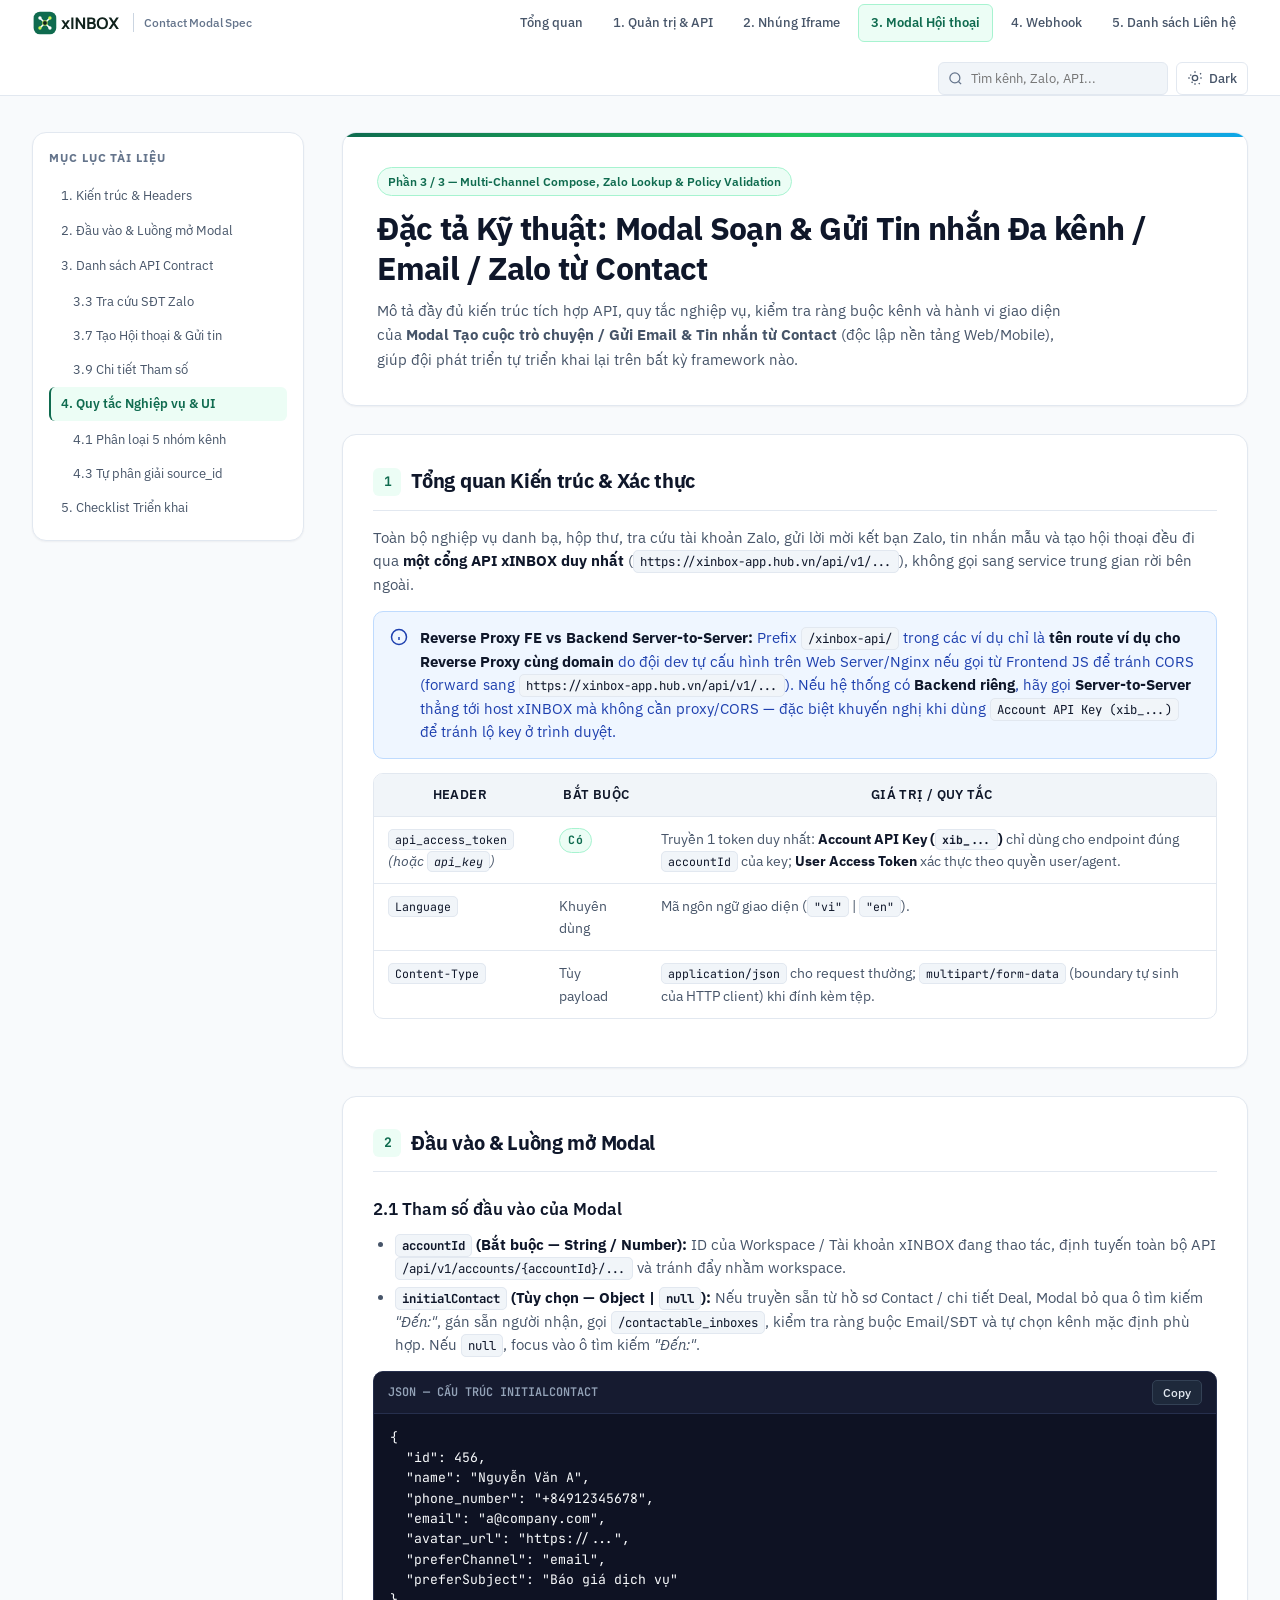
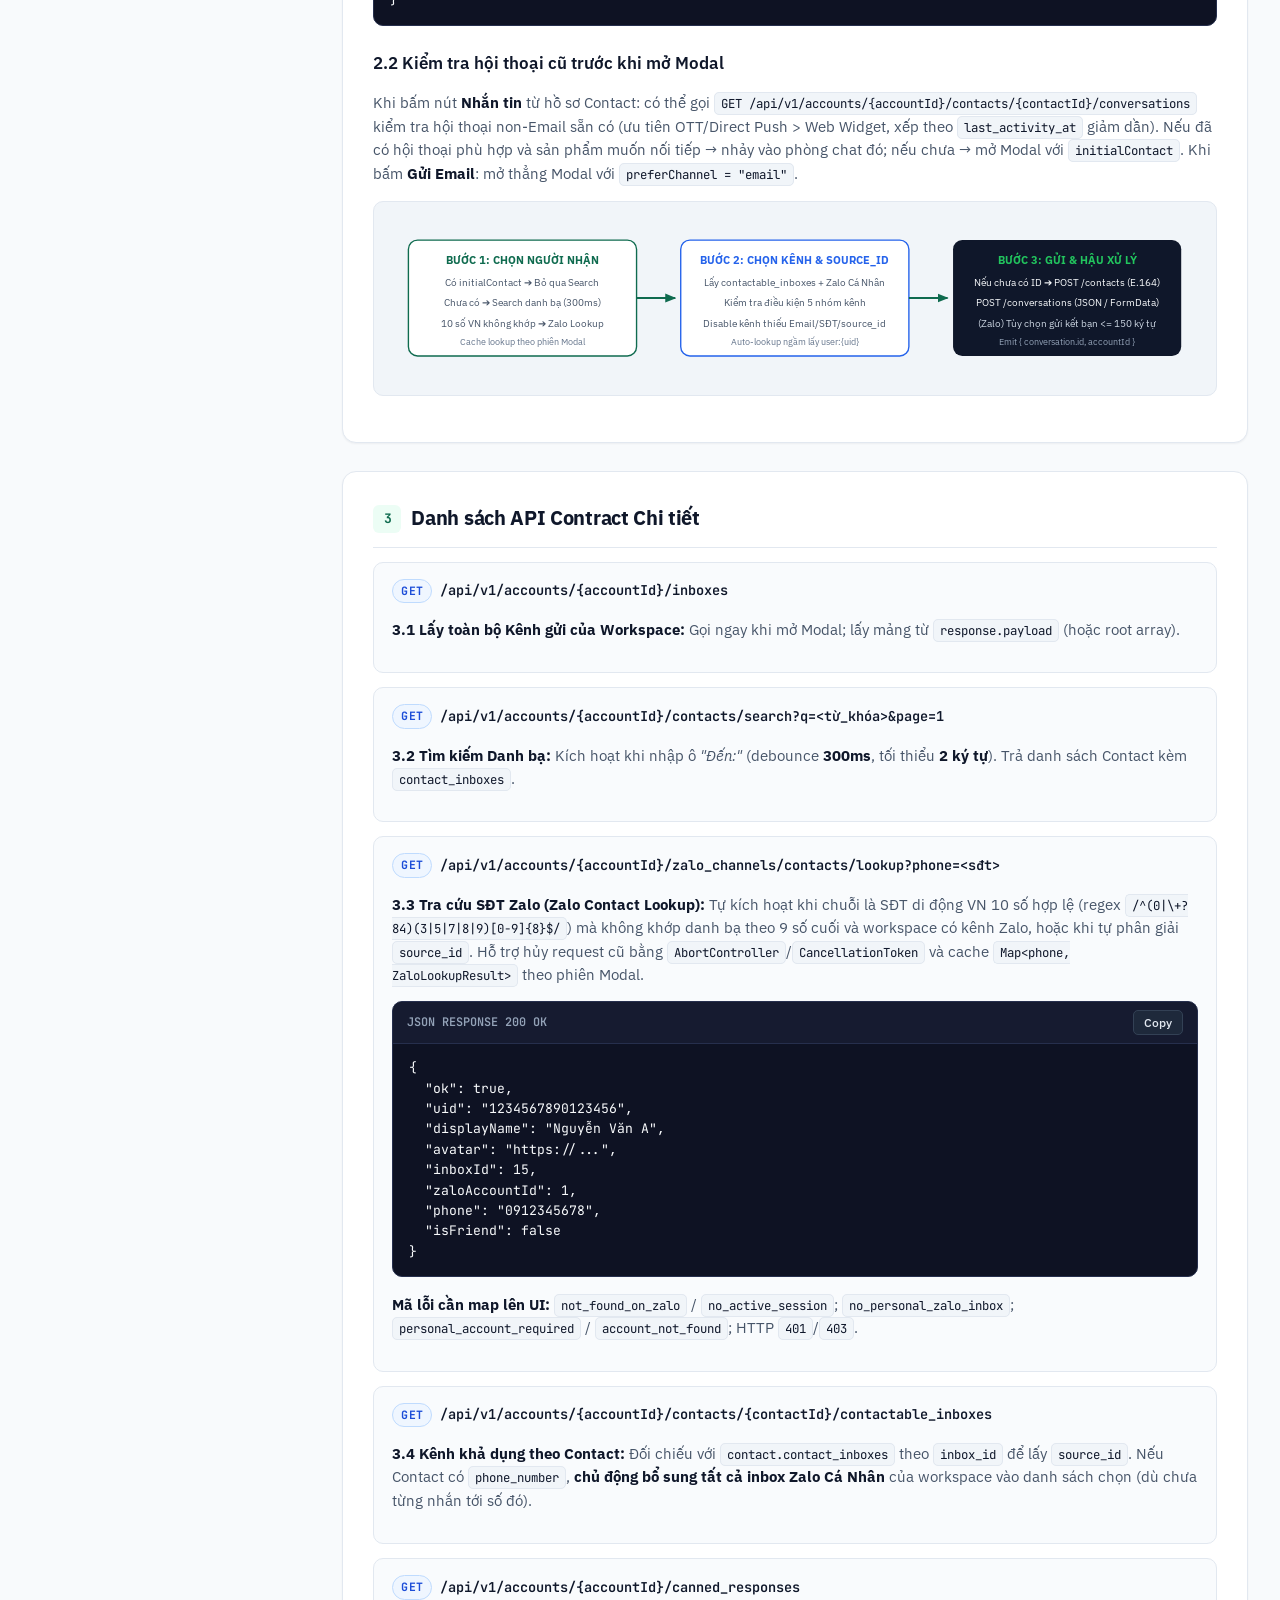
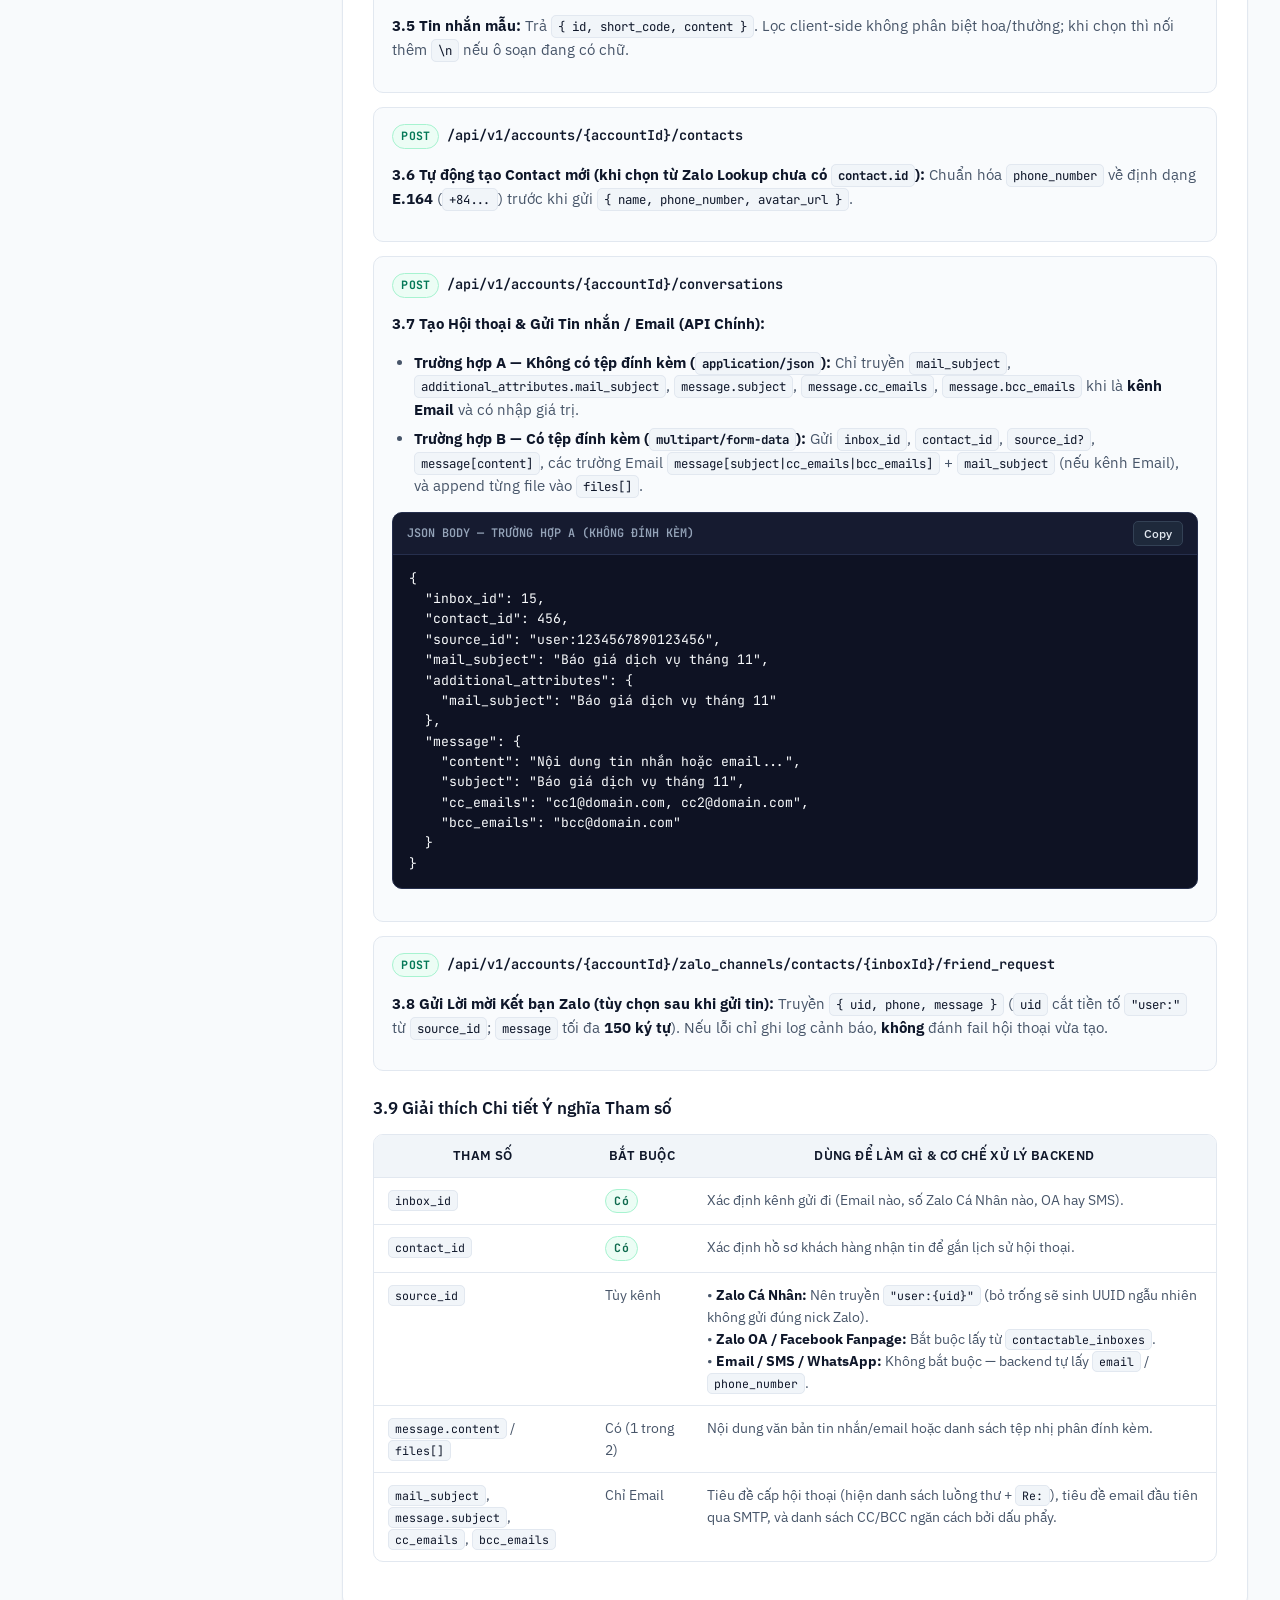
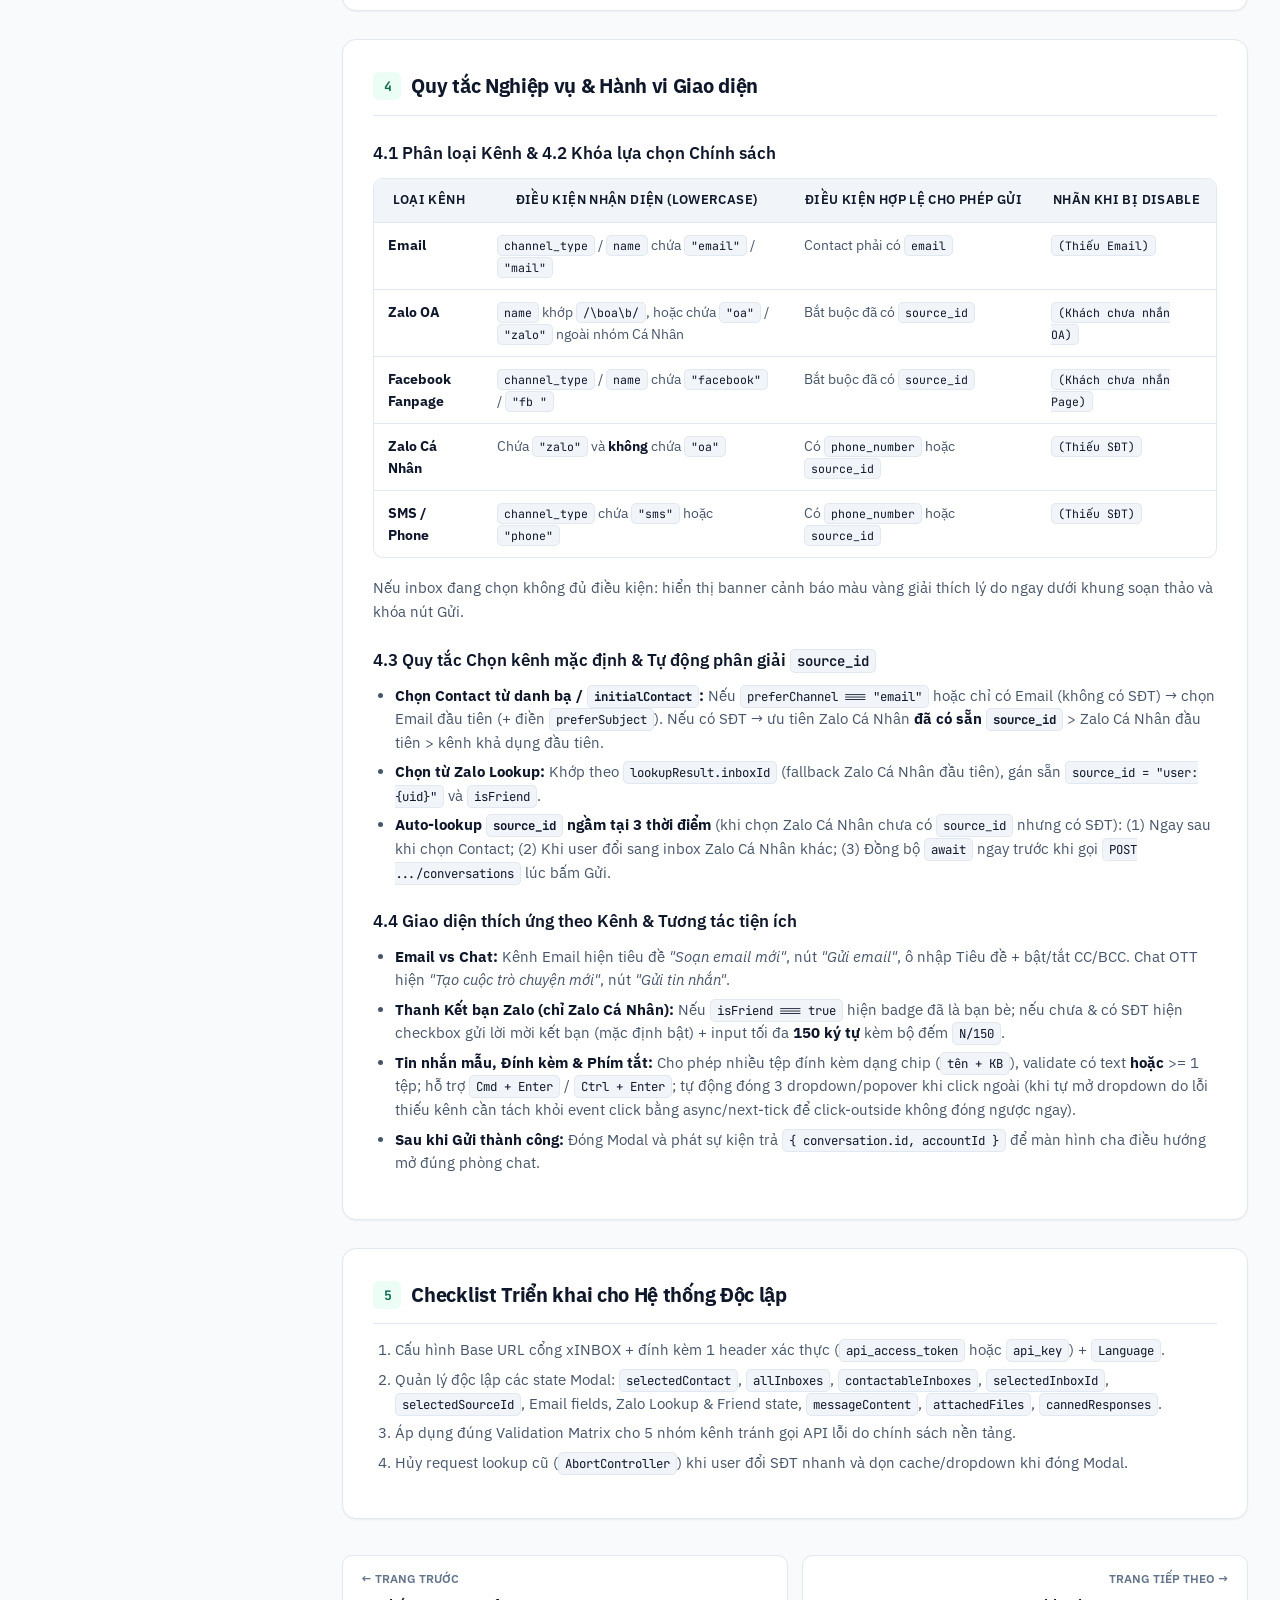
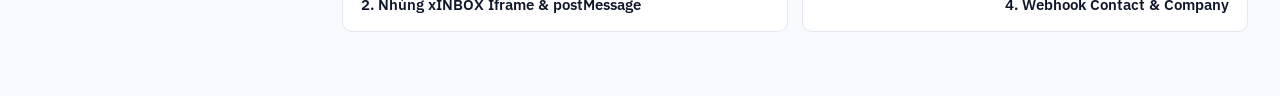
<file: contact-modal.html>
<!DOCTYPE html>
<html lang="vi" data-theme="light">
<head>
  <meta charset="UTF-8" />
  <meta name="viewport" content="width=device-width, initial-scale=1.0" />
  <title>3. Modal Soạn &amp; Gửi Tin nhắn Contact — xINBOX Docs</title>
  <link rel="icon" type="image/svg+xml" href="./assets/logos/favicon.svg" />
  <link rel="preconnect" href="https://fonts.googleapis.com" />
  <link rel="preconnect" href="https://fonts.gstatic.com" crossorigin />
  <link href="https://fonts.googleapis.com/css2?family=IBM+Plex+Sans:wght@400;500;600;700&family=JetBrains+Mono:wght@400;500;600;700&display=swap" rel="stylesheet" />
  <link rel="stylesheet" href="./assets/docs.css" />
</head>
<body>
  <a class="skip-link" href="#main-content">Chuyển tới nội dung chính</a>

  <header class="topbar">
    <div class="topbar-inner">
      <a href="./index.html" class="brand" aria-label="xINBOX Integration Docs">
        <img src="./assets/logos/lockup-horizontal-ink.svg" alt="xINBOX" class="brand-logo brand-logo-light" />
        <img src="./assets/logos/lockup-horizontal-white.svg" alt="xINBOX" class="brand-logo brand-logo-dark" />
        <span class="brand-sub">Contact Modal Spec</span>
      </a>

      <nav class="nav-tabs" aria-label="Điều hướng tài liệu">
        <a href="./index.html" class="nav-tab">Tổng quan</a>
        <a href="./admin-integration.html" class="nav-tab">1. Quản trị &amp; API</a>
        <a href="./iframe-embed.html" class="nav-tab">2. Nhúng Iframe</a>
        <a href="./contact-modal.html" class="nav-tab is-active" aria-current="page">3. Modal Hội thoại</a>
        <a href="./webhooks.html" class="nav-tab">4. Webhook</a>
        <a href="./contact-list.html" class="nav-tab">5. Danh sách Liên hệ</a>
      </nav>

      <div class="topbar-actions">
        <button id="mobileTocBtn" class="icon-btn mobile-toc-btn" type="button" aria-expanded="false" aria-controls="tocSidebar">Mục lục</button>
        <div class="search-box">
          <svg viewBox="0 0 24 24" fill="none" stroke="currentColor" stroke-width="2" aria-hidden="true"><circle cx="11" cy="11" r="8"/><path d="m21 21-4.3-4.3"/></svg>
          <input id="docSearch" class="search-input" type="search" placeholder="Tìm kênh, Zalo, API..." aria-label="Tìm nhanh trong trang" />
        </div>
        <button id="themeToggle" class="icon-btn" type="button" aria-pressed="false" aria-label="Chuyển chế độ sáng tối">
          <svg viewBox="0 0 24 24" fill="none" stroke="currentColor" stroke-width="2" aria-hidden="true"><circle cx="12" cy="12" r="4"/><path d="M12 2v2M12 20v2m-7.07-15.07 1.41 1.41m11.32 11.32 1.41 1.41M2 12h2m16 0h2m-15.07 7.07 1.41-1.41m11.32-11.32 1.41-1.41"/></svg>
          <span class="theme-label">Dark</span>
        </button>
      </div>
    </div>
  </header>

  <div class="shell">
    <aside id="tocSidebar" class="toc-sidebar" aria-label="Mục lục trang">
      <p class="toc-title">Mục lục Tài liệu</p>
      <ul class="toc-list">
        <li><a class="toc-link is-active" href="#sec-gateway">1. Kiến trúc &amp; Headers</a></li>
        <li><a class="toc-link" href="#sec-inputs">2. Đầu vào &amp; Luồng mở Modal</a></li>
        <li><a class="toc-link" href="#sec-apis">3. Danh sách API Contract</a></li>
        <li><a class="toc-link is-sub" href="#sec-zalo-lookup">3.3 Tra cứu SĐT Zalo</a></li>
        <li><a class="toc-link is-sub" href="#sec-create-conv">3.7 Tạo Hội thoại &amp; Gửi tin</a></li>
        <li><a class="toc-link is-sub" href="#sec-params">3.9 Chi tiết Tham số</a></li>
        <li><a class="toc-link" href="#sec-rules">4. Quy tắc Nghiệp vụ &amp; UI</a></li>
        <li><a class="toc-link is-sub" href="#sec-channel-matrix">4.1 Phân loại 5 nhóm kênh</a></li>
        <li><a class="toc-link is-sub" href="#sec-auto-resolve">4.3 Tự phân giải source_id</a></li>
        <li><a class="toc-link" href="#sec-checklist">5. Checklist Triển khai</a></li>
      </ul>
    </aside>

    <main id="main-content" class="doc-main">
      <section class="hero-card">
        <span class="hero-eyebrow">Phần 3 / 3 — Multi-Channel Compose, Zalo Lookup &amp; Policy Validation</span>
        <h1 class="hero-title">Đặc tả Kỹ thuật: Modal Soạn &amp; Gửi Tin nhắn Đa kênh / Email / Zalo từ Contact</h1>
        <p class="hero-desc">
          Mô tả đầy đủ kiến trúc tích hợp API, quy tắc nghiệp vụ, kiểm tra ràng buộc kênh và hành vi giao diện của <strong>Modal Tạo cuộc trò chuyện / Gửi Email &amp; Tin nhắn từ Contact</strong> (độc lập nền tảng Web/Mobile), giúp đội phát triển tự triển khai lại trên bất kỳ framework nào.
        </p>
      </section>

      <div id="emptySearch" class="empty-search is-hidden">Không tìm thấy mục nào khớp từ khóa tìm kiếm.</div>

      <section id="sec-gateway" class="doc-section" data-searchable>
        <h2><span class="sec-num">1</span> Tổng quan Kiến trúc &amp; Xác thực</h2>
        <p>Toàn bộ nghiệp vụ danh bạ, hộp thư, tra cứu tài khoản Zalo, gửi lời mời kết bạn Zalo, tin nhắn mẫu và tạo hội thoại đều đi qua <strong>một cổng API xINBOX duy nhất</strong> (<code>https://xinbox-app.hub.vn/api/v1/...</code>), không gọi sang service trung gian rời bên ngoài.</p>
        <div class="callout callout-info">
          <svg class="callout-icon" width="18" height="18" viewBox="0 0 24 24" fill="none" stroke="currentColor" stroke-width="2" aria-hidden="true"><circle cx="12" cy="12" r="10"/><path d="M12 16v-4"/><path d="M12 8h.01"/></svg>
          <p><strong>Reverse Proxy FE vs Backend Server-to-Server:</strong> Prefix <code>/xinbox-api/</code> trong các ví dụ chỉ là <strong>tên route ví dụ cho Reverse Proxy cùng domain</strong> do đội dev tự cấu hình trên Web Server/Nginx nếu gọi từ Frontend JS để tránh CORS (forward sang <code>https://xinbox-app.hub.vn/api/v1/...</code>). Nếu hệ thống có <strong>Backend riêng</strong>, hãy gọi <strong>Server-to-Server</strong> thẳng tới host xINBOX mà không cần proxy/CORS — đặc biệt khuyến nghị khi dùng <code>Account API Key (xib_...)</code> để tránh lộ key ở trình duyệt.</p>
        </div>
        <div class="table-wrap">
          <table>
            <thead><tr><th>Header</th><th>Bắt buộc</th><th>Giá trị / Quy tắc</th></tr></thead>
            <tbody>
              <tr>
                <td><code>api_access_token</code> <em>(hoặc <code>api_key</code>)</em></td>
                <td><span class="badge badge-required">Có</span></td>
                <td>Truyền 1 token duy nhất: <strong>Account API Key (<code>xib_...</code>)</strong> chỉ dùng cho endpoint đúng <code>accountId</code> của key; <strong>User Access Token</strong> xác thực theo quyền user/agent.</td>
              </tr>
              <tr><td><code>Language</code></td><td>Khuyên dùng</td><td>Mã ngôn ngữ giao diện (<code>"vi"</code> | <code>"en"</code>).</td></tr>
              <tr><td><code>Content-Type</code></td><td>Tùy payload</td><td><code>application/json</code> cho request thường; <code>multipart/form-data</code> (boundary tự sinh của HTTP client) khi đính kèm tệp.</td></tr>
            </tbody>
          </table>
        </div>
      </section>

      <section id="sec-inputs" class="doc-section" data-searchable>
        <h2><span class="sec-num">2</span> Đầu vào &amp; Luồng mở Modal</h2>
        <h3>2.1 Tham số đầu vào của Modal</h3>
        <ul>
          <li><strong><code>accountId</code> (Bắt buộc — String / Number):</strong> ID của Workspace / Tài khoản xINBOX đang thao tác, định tuyến toàn bộ API <code>/api/v1/accounts/{accountId}/...</code> và tránh đẩy nhầm workspace.</li>
          <li><strong><code>initialContact</code> (Tùy chọn — Object | <code>null</code>):</strong> Nếu truyền sẵn từ hồ sơ Contact / chi tiết Deal, Modal bỏ qua ô tìm kiếm <em>"Đến:"</em>, gán sẵn người nhận, gọi <code>/contactable_inboxes</code>, kiểm tra ràng buộc Email/SĐT và tự chọn kênh mặc định phù hợp. Nếu <code>null</code>, focus vào ô tìm kiếm <em>"Đến:"</em>.</li>
        </ul>
        <div class="code-block">
          <div class="code-header"><span class="code-lang">JSON — Cấu trúc initialContact</span><button class="copy-btn" type="button">Copy</button></div>
          <pre><code>{
  "id": 456,
  "name": "Nguyễn Văn A",
  "phone_number": "+84912345678",
  "email": "a@company.com",
  "avatar_url": "https://...",
  "preferChannel": "email",
  "preferSubject": "Báo giá dịch vụ"
}</code></pre>
        </div>

        <h3>2.2 Kiểm tra hội thoại cũ trước khi mở Modal</h3>
        <p>Khi bấm nút <strong>Nhắn tin</strong> từ hồ sơ Contact: có thể gọi <code>GET /api/v1/accounts/{accountId}/contacts/{contactId}/conversations</code> kiểm tra hội thoại non-Email sẵn có (ưu tiên OTT/Direct Push &gt; Web Widget, xếp theo <code>last_activity_at</code> giảm dần). Nếu đã có hội thoại phù hợp và sản phẩm muốn nối tiếp → nhảy vào phòng chat đó; nếu chưa → mở Modal với <code>initialContact</code>. Khi bấm <strong>Gửi Email</strong>: mở thẳng Modal với <code>preferChannel = "email"</code>.</p>

        <div class="diagram-box" role="img" aria-label="Sơ đồ luồng 3 bước chọn người nhận, phân giải kênh và tạo hội thoại mới">
          <svg viewBox="0 0 880 175" width="100%" style="max-width: 880px; display: block; margin: auto; font-family: var(--font-sans);">
            <defs>
              <marker id="arr-cm" viewBox="0 0 10 10" refX="9" refY="5" markerWidth="6" markerHeight="6" orient="auto">
                <path d="M 0 1 L 10 5 L 0 9 z" fill="#0f6b4f"/>
              </marker>
            </defs>
            <rect x="20" y="24" width="248" height="126" rx="10" fill="var(--color-surface)" stroke="#0f6b4f" stroke-width="1.5"/>
            <text x="144" y="50" text-anchor="middle" fill="#0f6b4f" font-size="12" font-weight="700">BƯỚC 1: CHỌN NGƯỜI NHẬN</text>
            <text x="144" y="74" text-anchor="middle" fill="var(--color-text-muted)" font-size="11">Có initialContact ➔ Bỏ qua Search</text>
            <text x="144" y="96" text-anchor="middle" fill="var(--color-text-muted)" font-size="11">Chưa có ➔ Search danh bạ (300ms)</text>
            <text x="144" y="118" text-anchor="middle" fill="var(--color-text-muted)" font-size="11">10 số VN không khớp ➔ Zalo Lookup</text>
            <text x="144" y="138" text-anchor="middle" fill="var(--color-text-subtle)" font-size="10">Cache lookup theo phiên Modal</text>

            <line x1="268" y1="87" x2="310" y2="87" stroke="#0f6b4f" stroke-width="2" marker-end="url(#arr-cm)"/>

            <rect x="316" y="24" width="248" height="126" rx="10" fill="var(--color-surface)" stroke="#2563eb" stroke-width="1.5"/>
            <text x="440" y="50" text-anchor="middle" fill="#2563eb" font-size="12" font-weight="700">BƯỚC 2: CHỌN KÊNH &amp; SOURCE_ID</text>
            <text x="440" y="74" text-anchor="middle" fill="var(--color-text-muted)" font-size="11">Lấy contactable_inboxes + Zalo Cá Nhân</text>
            <text x="440" y="96" text-anchor="middle" fill="var(--color-text-muted)" font-size="11">Kiểm tra điều kiện 5 nhóm kênh</text>
            <text x="440" y="118" text-anchor="middle" fill="var(--color-text-muted)" font-size="11">Disable kênh thiếu Email/SĐT/source_id</text>
            <text x="440" y="138" text-anchor="middle" fill="var(--color-text-subtle)" font-size="10">Auto-lookup ngầm lấy user:{uid}</text>

            <line x1="564" y1="87" x2="606" y2="87" stroke="#0f6b4f" stroke-width="2" marker-end="url(#arr-cm)"/>

            <rect x="612" y="24" width="248" height="126" rx="10" fill="#0f172a"/>
            <text x="736" y="50" text-anchor="middle" fill="#22c55e" font-size="12" font-weight="700">BƯỚC 3: GỬI &amp; HẬU XỬ LÝ</text>
            <text x="736" y="74" text-anchor="middle" fill="#f8fafc" font-size="11">Nếu chưa có ID ➔ POST /contacts (E.164)</text>
            <text x="736" y="96" text-anchor="middle" fill="#f8fafc" font-size="11">POST /conversations (JSON / FormData)</text>
            <text x="736" y="118" text-anchor="middle" fill="#cbd5e1" font-size="11">(Zalo) Tùy chọn gửi kết bạn &lt;= 150 ký tự</text>
            <text x="736" y="138" text-anchor="middle" fill="#94a3b8" font-size="10">Emit { conversation.id, accountId }</text>
          </svg>
        </div>
      </section>

      <section id="sec-apis" class="doc-section" data-searchable>
        <h2><span class="sec-num">3</span> Danh sách API Contract Chi tiết</h2>

        <div class="endpoint-card">
          <div class="endpoint-head"><div class="endpoint-route"><span class="badge badge-get">GET</span><span class="endpoint-path">/api/v1/accounts/{accountId}/inboxes</span></div></div>
          <p><strong>3.1 Lấy toàn bộ Kênh gửi của Workspace:</strong> Gọi ngay khi mở Modal; lấy mảng từ <code>response.payload</code> (hoặc root array).</p>
        </div>

        <div class="endpoint-card">
          <div class="endpoint-head"><div class="endpoint-route"><span class="badge badge-get">GET</span><span class="endpoint-path">/api/v1/accounts/{accountId}/contacts/search?q=&lt;từ_khóa&gt;&amp;page=1</span></div></div>
          <p><strong>3.2 Tìm kiếm Danh bạ:</strong> Kích hoạt khi nhập ô <em>"Đến:"</em> (debounce <strong>300ms</strong>, tối thiểu <strong>2 ký tự</strong>). Trả danh sách Contact kèm <code>contact_inboxes</code>.</p>
        </div>

        <div id="sec-zalo-lookup" class="endpoint-card">
          <div class="endpoint-head"><div class="endpoint-route"><span class="badge badge-get">GET</span><span class="endpoint-path">/api/v1/accounts/{accountId}/zalo_channels/contacts/lookup?phone=&lt;sđt&gt;</span></div></div>
          <p><strong>3.3 Tra cứu SĐT Zalo (Zalo Contact Lookup):</strong> Tự kích hoạt khi chuỗi là SĐT di động VN 10 số hợp lệ (regex <code>/^(0|\+?84)(3|5|7|8|9)[0-9]{8}$/</code>) mà không khớp danh bạ theo 9 số cuối và workspace có kênh Zalo, hoặc khi tự phân giải <code>source_id</code>. Hỗ trợ hủy request cũ bằng <code>AbortController</code>/<code>CancellationToken</code> và cache <code>Map&lt;phone, ZaloLookupResult&gt;</code> theo phiên Modal.</p>
          <div class="code-block">
            <div class="code-header"><span class="code-lang">JSON Response 200 OK</span><button class="copy-btn" type="button">Copy</button></div>
            <pre><code>{
  "ok": true,
  "uid": "1234567890123456",
  "displayName": "Nguyễn Văn A",
  "avatar": "https://...",
  "inboxId": 15,
  "zaloAccountId": 1,
  "phone": "0912345678",
  "isFriend": false
}</code></pre>
          </div>
          <p><strong>Mã lỗi cần map lên UI:</strong> <code>not_found_on_zalo</code> / <code>no_active_session</code>; <code>no_personal_zalo_inbox</code>; <code>personal_account_required</code> / <code>account_not_found</code>; HTTP <code>401</code>/<code>403</code>.</p>
        </div>

        <div class="endpoint-card">
          <div class="endpoint-head"><div class="endpoint-route"><span class="badge badge-get">GET</span><span class="endpoint-path">/api/v1/accounts/{accountId}/contacts/{contactId}/contactable_inboxes</span></div></div>
          <p><strong>3.4 Kênh khả dụng theo Contact:</strong> Đối chiếu với <code>contact.contact_inboxes</code> theo <code>inbox_id</code> để lấy <code>source_id</code>. Nếu Contact có <code>phone_number</code>, <strong>chủ động bổ sung tất cả inbox Zalo Cá Nhân</strong> của workspace vào danh sách chọn (dù chưa từng nhắn tới số đó).</p>
        </div>

        <div class="endpoint-card">
          <div class="endpoint-head"><div class="endpoint-route"><span class="badge badge-get">GET</span><span class="endpoint-path">/api/v1/accounts/{accountId}/canned_responses</span></div></div>
          <p><strong>3.5 Tin nhắn mẫu:</strong> Trả <code>{ id, short_code, content }</code>. Lọc client-side không phân biệt hoa/thường; khi chọn thì nối thêm <code>\n</code> nếu ô soạn đang có chữ.</p>
        </div>

        <div class="endpoint-card">
          <div class="endpoint-head"><div class="endpoint-route"><span class="badge badge-post">POST</span><span class="endpoint-path">/api/v1/accounts/{accountId}/contacts</span></div></div>
          <p><strong>3.6 Tự động tạo Contact mới (khi chọn từ Zalo Lookup chưa có <code>contact.id</code>):</strong> Chuẩn hóa <code>phone_number</code> về định dạng <strong>E.164</strong> (<code>+84...</code>) trước khi gửi <code>{ name, phone_number, avatar_url }</code>.</p>
        </div>

        <div id="sec-create-conv" class="endpoint-card">
          <div class="endpoint-head"><div class="endpoint-route"><span class="badge badge-post">POST</span><span class="endpoint-path">/api/v1/accounts/{accountId}/conversations</span></div></div>
          <p><strong>3.7 Tạo Hội thoại &amp; Gửi Tin nhắn / Email (API Chính):</strong></p>
          <ul>
            <li><strong>Trường hợp A — Không có tệp đính kèm (<code>application/json</code>):</strong> Chỉ truyền <code>mail_subject</code>, <code>additional_attributes.mail_subject</code>, <code>message.subject</code>, <code>message.cc_emails</code>, <code>message.bcc_emails</code> khi là <strong>kênh Email</strong> và có nhập giá trị.</li>
            <li><strong>Trường hợp B — Có tệp đính kèm (<code>multipart/form-data</code>):</strong> Gửi <code>inbox_id</code>, <code>contact_id</code>, <code>source_id?</code>, <code>message[content]</code>, các trường Email <code>message[subject|cc_emails|bcc_emails]</code> + <code>mail_subject</code> (nếu kênh Email), và append từng file vào <code>files[]</code>.</li>
          </ul>
          <div class="code-block">
            <div class="code-header"><span class="code-lang">JSON Body — Trường hợp A (Không đính kèm)</span><button class="copy-btn" type="button">Copy</button></div>
            <pre><code>{
  "inbox_id": 15,
  "contact_id": 456,
  "source_id": "user:1234567890123456",
  "mail_subject": "Báo giá dịch vụ tháng 11",
  "additional_attributes": {
    "mail_subject": "Báo giá dịch vụ tháng 11"
  },
  "message": {
    "content": "Nội dung tin nhắn hoặc email...",
    "subject": "Báo giá dịch vụ tháng 11",
    "cc_emails": "cc1@domain.com, cc2@domain.com",
    "bcc_emails": "bcc@domain.com"
  }
}</code></pre>
          </div>
        </div>

        <div class="endpoint-card">
          <div class="endpoint-head"><div class="endpoint-route"><span class="badge badge-post">POST</span><span class="endpoint-path">/api/v1/accounts/{accountId}/zalo_channels/contacts/{inboxId}/friend_request</span></div></div>
          <p><strong>3.8 Gửi Lời mời Kết bạn Zalo (tùy chọn sau khi gửi tin):</strong> Truyền <code>{ uid, phone, message }</code> (<code>uid</code> cắt tiền tố <code>"user:"</code> từ <code>source_id</code>; <code>message</code> tối đa <strong>150 ký tự</strong>). Nếu lỗi chỉ ghi log cảnh báo, <strong>không</strong> đánh fail hội thoại vừa tạo.</p>
        </div>

        <h3 id="sec-params">3.9 Giải thích Chi tiết Ý nghĩa Tham số</h3>
        <div class="table-wrap">
          <table>
            <thead><tr><th>Tham số</th><th>Bắt buộc</th><th>Dùng để làm gì &amp; Cơ chế xử lý Backend</th></tr></thead>
            <tbody>
              <tr><td><code>inbox_id</code></td><td><span class="badge badge-required">Có</span></td><td>Xác định kênh gửi đi (Email nào, số Zalo Cá Nhân nào, OA hay SMS).</td></tr>
              <tr><td><code>contact_id</code></td><td><span class="badge badge-required">Có</span></td><td>Xác định hồ sơ khách hàng nhận tin để gắn lịch sử hội thoại.</td></tr>
              <tr><td><code>source_id</code></td><td>Tùy kênh</td><td>• <strong>Zalo Cá Nhân:</strong> Nên truyền <code>"user:{uid}"</code> (bỏ trống sẽ sinh UUID ngẫu nhiên không gửi đúng nick Zalo).<br />• <strong>Zalo OA / Facebook Fanpage:</strong> Bắt buộc lấy từ <code>contactable_inboxes</code>.<br />• <strong>Email / SMS / WhatsApp:</strong> Không bắt buộc — backend tự lấy <code>email</code> / <code>phone_number</code>.</td></tr>
              <tr><td><code>message.content</code> / <code>files[]</code></td><td>Có (1 trong 2)</td><td>Nội dung văn bản tin nhắn/email hoặc danh sách tệp nhị phân đính kèm.</td></tr>
              <tr><td><code>mail_subject</code>, <code>message.subject</code>, <code>cc_emails</code>, <code>bcc_emails</code></td><td>Chỉ Email</td><td>Tiêu đề cấp hội thoại (hiện danh sách luồng thư + <code>Re:</code>), tiêu đề email đầu tiên qua SMTP, và danh sách CC/BCC ngăn cách bởi dấu phẩy.</td></tr>
            </tbody>
          </table>
        </div>
      </section>

      <section id="sec-rules" class="doc-section" data-searchable>
        <h2><span class="sec-num">4</span> Quy tắc Nghiệp vụ &amp; Hành vi Giao diện</h2>

        <h3 id="sec-channel-matrix">4.1 Phân loại Kênh &amp; 4.2 Khóa lựa chọn Chính sách</h3>
        <div class="table-wrap">
          <table>
            <thead><tr><th>Loại kênh</th><th>Điều kiện nhận diện (lowercase)</th><th>Điều kiện hợp lệ cho phép gửi</th><th>Nhãn khi bị Disable</th></tr></thead>
            <tbody>
              <tr><td><strong>Email</strong></td><td><code>channel_type</code> / <code>name</code> chứa <code>"email"</code> / <code>"mail"</code></td><td>Contact phải có <code>email</code></td><td><code>(Thiếu Email)</code></td></tr>
              <tr><td><strong>Zalo OA</strong></td><td><code>name</code> khớp <code>/\boa\b/</code>, hoặc chứa <code>"oa"</code> / <code>"zalo"</code> ngoài nhóm Cá Nhân</td><td>Bắt buộc đã có <code>source_id</code></td><td><code>(Khách chưa nhắn OA)</code></td></tr>
              <tr><td><strong>Facebook Fanpage</strong></td><td><code>channel_type</code> / <code>name</code> chứa <code>"facebook"</code> / <code>"fb "</code></td><td>Bắt buộc đã có <code>source_id</code></td><td><code>(Khách chưa nhắn Page)</code></td></tr>
              <tr><td><strong>Zalo Cá Nhân</strong></td><td>Chứa <code>"zalo"</code> và <strong>không</strong> chứa <code>"oa"</code></td><td>Có <code>phone_number</code> hoặc <code>source_id</code></td><td><code>(Thiếu SĐT)</code></td></tr>
              <tr><td><strong>SMS / Phone</strong></td><td><code>channel_type</code> chứa <code>"sms"</code> hoặc <code>"phone"</code></td><td>Có <code>phone_number</code> hoặc <code>source_id</code></td><td><code>(Thiếu SĐT)</code></td></tr>
            </tbody>
          </table>
        </div>
        <p>Nếu inbox đang chọn không đủ điều kiện: hiển thị banner cảnh báo màu vàng giải thích lý do ngay dưới khung soạn thảo và khóa nút Gửi.</p>

        <h3 id="sec-auto-resolve">4.3 Quy tắc Chọn kênh mặc định &amp; Tự động phân giải <code>source_id</code></h3>
        <ul>
          <li><strong>Chọn Contact từ danh bạ / <code>initialContact</code>:</strong> Nếu <code>preferChannel === "email"</code> hoặc chỉ có Email (không có SĐT) → chọn Email đầu tiên (+ điền <code>preferSubject</code>). Nếu có SĐT → ưu tiên Zalo Cá Nhân <strong>đã có sẵn <code>source_id</code></strong> &gt; Zalo Cá Nhân đầu tiên &gt; kênh khả dụng đầu tiên.</li>
          <li><strong>Chọn từ Zalo Lookup:</strong> Khớp theo <code>lookupResult.inboxId</code> (fallback Zalo Cá Nhân đầu tiên), gán sẵn <code>source_id = "user:{uid}"</code> và <code>isFriend</code>.</li>
          <li><strong>Auto-lookup <code>source_id</code> ngầm tại 3 thời điểm</strong> (khi chọn Zalo Cá Nhân chưa có <code>source_id</code> nhưng có SĐT): (1) Ngay sau khi chọn Contact; (2) Khi user đổi sang inbox Zalo Cá Nhân khác; (3) Đồng bộ <code>await</code> ngay trước khi gọi <code>POST .../conversations</code> lúc bấm Gửi.</li>
        </ul>

        <h3>4.4 Giao diện thích ứng theo Kênh &amp; Tương tác tiện ích</h3>
        <ul>
          <li><strong>Email vs Chat:</strong> Kênh Email hiện tiêu đề <em>"Soạn email mới"</em>, nút <em>"Gửi email"</em>, ô nhập Tiêu đề + bật/tắt CC/BCC. Chat OTT hiện <em>"Tạo cuộc trò chuyện mới"</em>, nút <em>"Gửi tin nhắn"</em>.</li>
          <li><strong>Thanh Kết bạn Zalo (chỉ Zalo Cá Nhân):</strong> Nếu <code>isFriend === true</code> hiện badge đã là bạn bè; nếu chưa &amp; có SĐT hiện checkbox gửi lời mời kết bạn (mặc định bật) + input tối đa <strong>150 ký tự</strong> kèm bộ đếm <code>N/150</code>.</li>
          <li><strong>Tin nhắn mẫu, Đính kèm &amp; Phím tắt:</strong> Cho phép nhiều tệp đính kèm dạng chip (<code>tên + KB</code>), validate có text <strong>hoặc</strong> &gt;= 1 tệp; hỗ trợ <code>Cmd + Enter</code> / <code>Ctrl + Enter</code>; tự động đóng 3 dropdown/popover khi click ngoài (khi tự mở dropdown do lỗi thiếu kênh cần tách khỏi event click bằng async/next-tick để click-outside không đóng ngược ngay).</li>
          <li><strong>Sau khi Gửi thành công:</strong> Đóng Modal và phát sự kiện trả <code>{ conversation.id, accountId }</code> để màn hình cha điều hướng mở đúng phòng chat.</li>
        </ul>
      </section>

      <section id="sec-checklist" class="doc-section" data-searchable>
        <h2><span class="sec-num">5</span> Checklist Triển khai cho Hệ thống Độc lập</h2>
        <ol>
          <li>Cấu hình Base URL cổng xINBOX + đính kèm 1 header xác thực (<code>api_access_token</code> hoặc <code>api_key</code>) + <code>Language</code>.</li>
          <li>Quản lý độc lập các state Modal: <code>selectedContact</code>, <code>allInboxes</code>, <code>contactableInboxes</code>, <code>selectedInboxId</code>, <code>selectedSourceId</code>, Email fields, Zalo Lookup &amp; Friend state, <code>messageContent</code>, <code>attachedFiles</code>, <code>cannedResponses</code>.</li>
          <li>Áp dụng đúng Validation Matrix cho 5 nhóm kênh tránh gọi API lỗi do chính sách nền tảng.</li>
          <li>Hủy request lookup cũ (<code>AbortController</code>) khi user đổi SĐT nhanh và dọn cache/dropdown khi đóng Modal.</li>
        </ol>
      </section>

      <nav class="page-pager" aria-label="Điều hướng trang tiếp theo">
        <a href="./iframe-embed.html" class="pager-link">
          <span class="pager-label">&larr; Trang trước</span>
          <span class="pager-title">2. Nhúng xINBOX Iframe &amp; postMessage</span>
        </a>
        <a href="./webhooks.html" class="pager-link" style="text-align: end;">
          <span class="pager-label">Trang tiếp theo &rarr;</span>
          <span class="pager-title">4. Webhook Contact &amp; Company</span>
        </a>
      </nav>
    </main>
  </div>

  <script src="./assets/docs.js" defer></script>
</body>
</html>
</file>
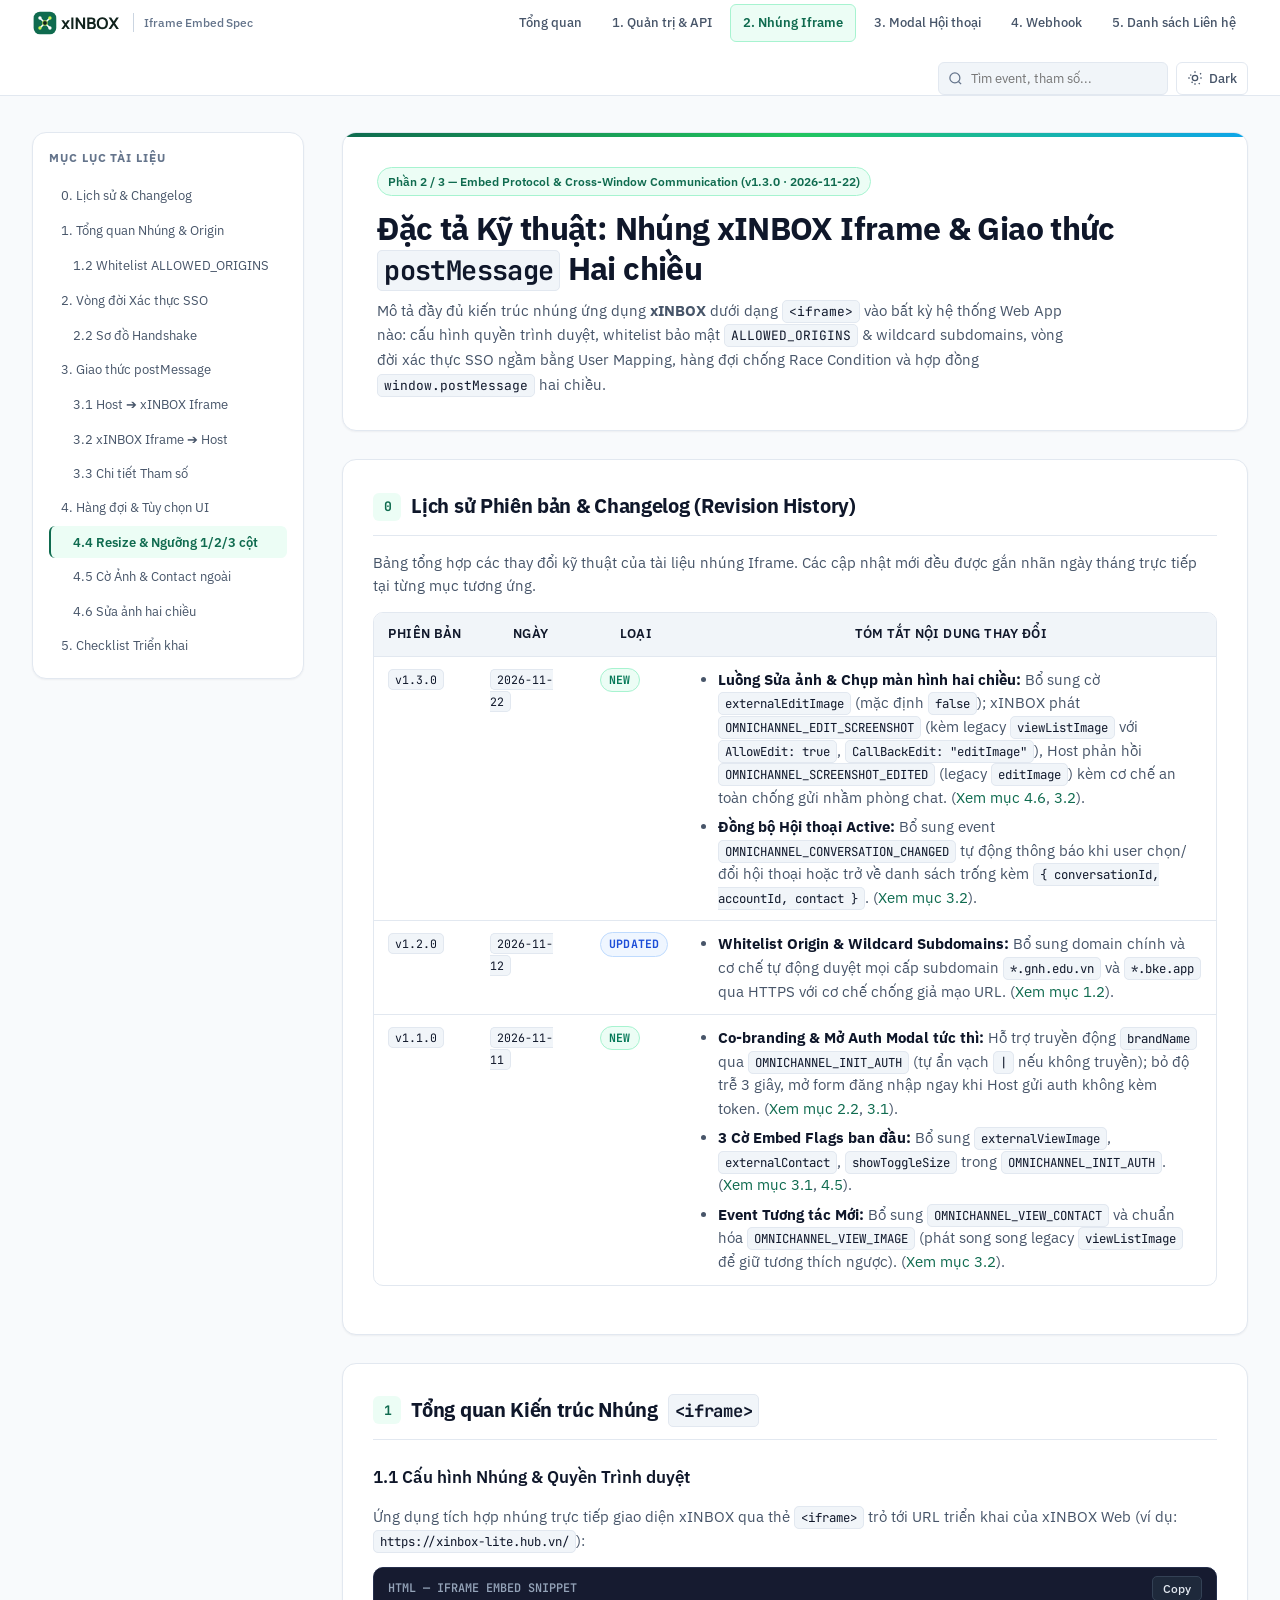
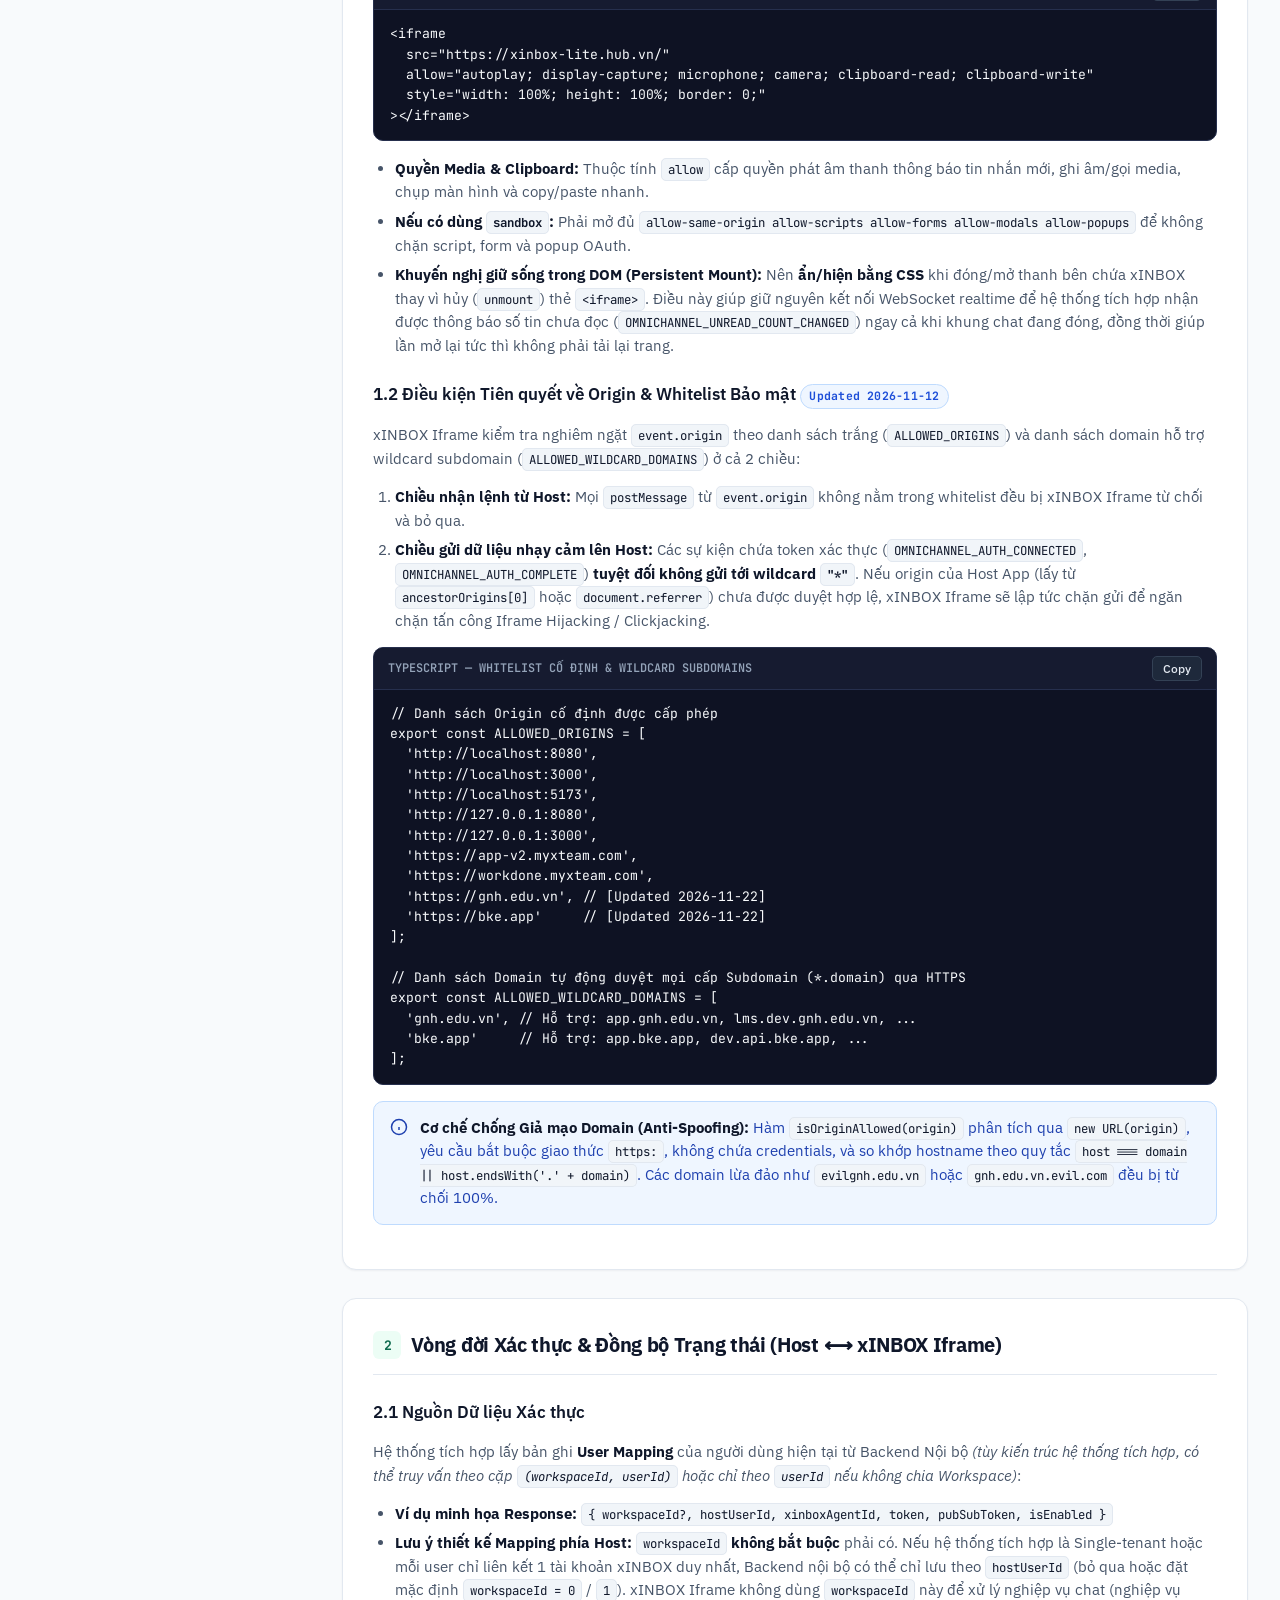
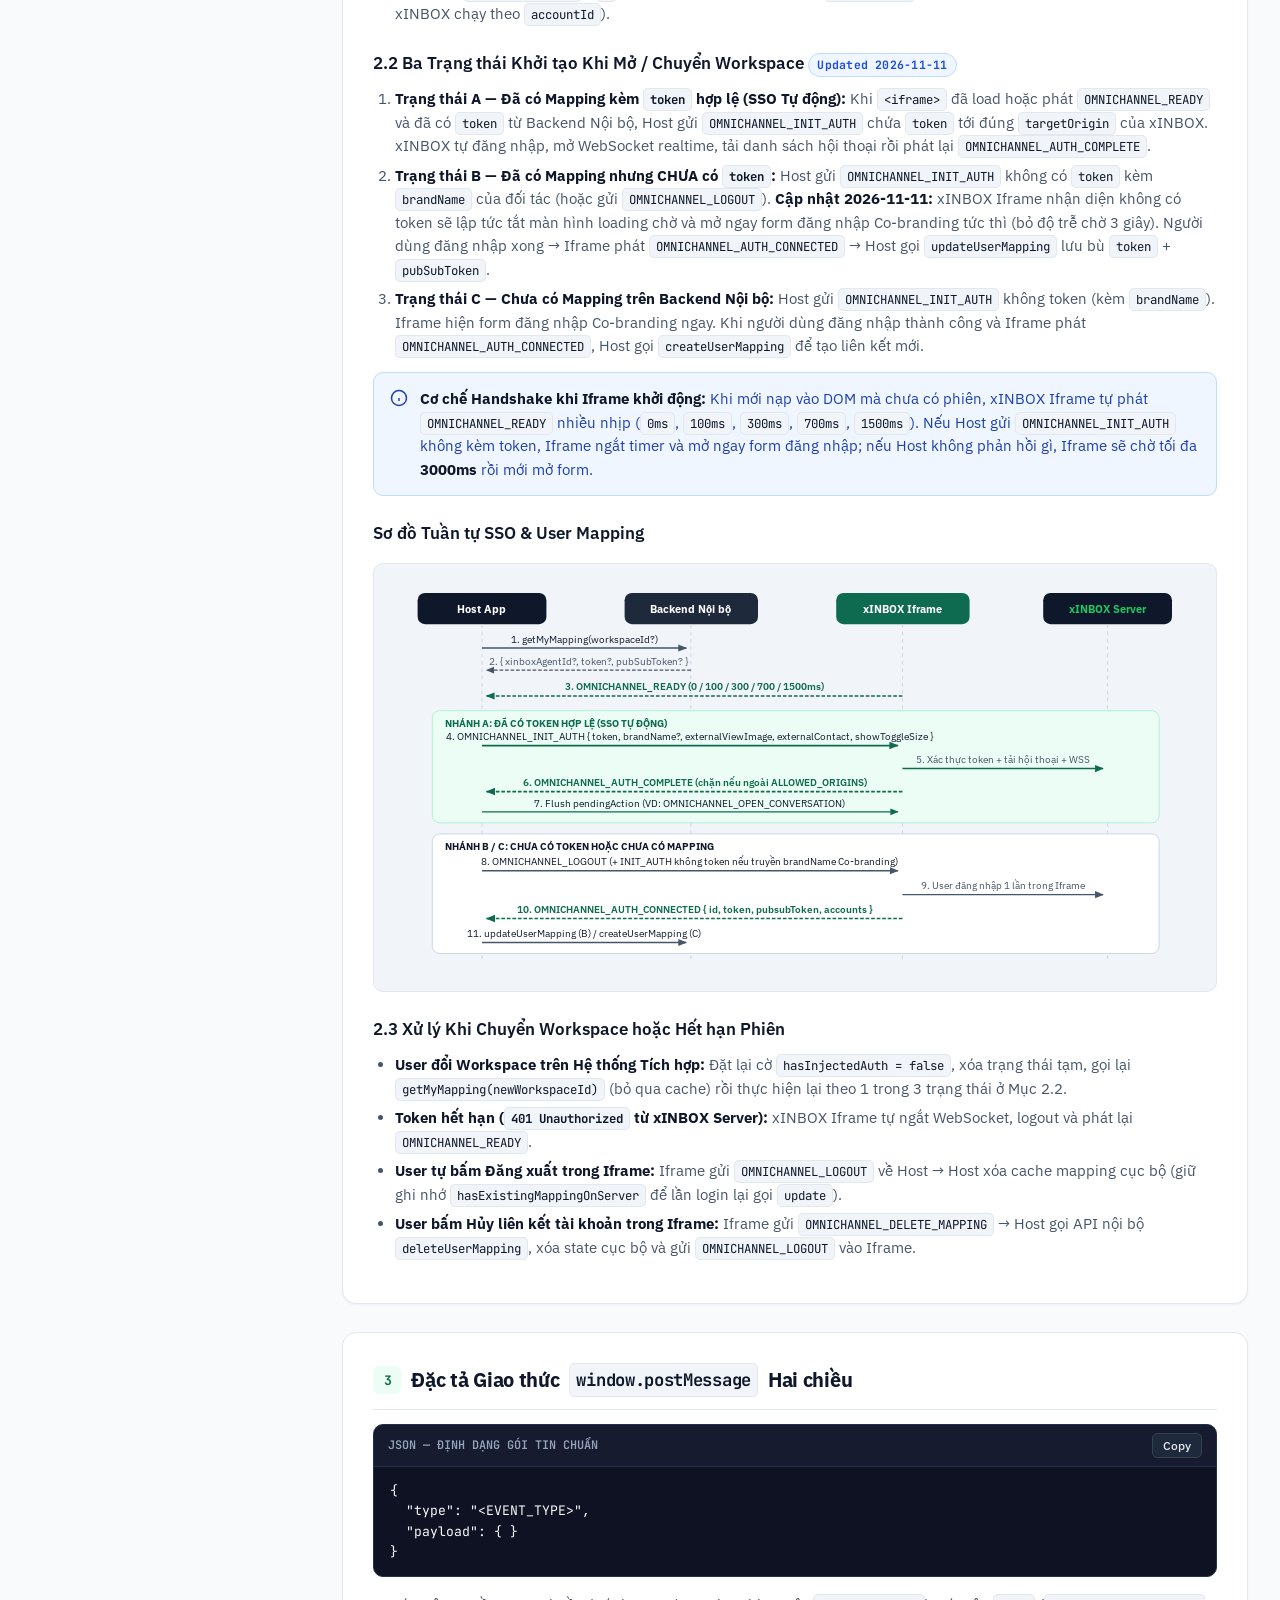
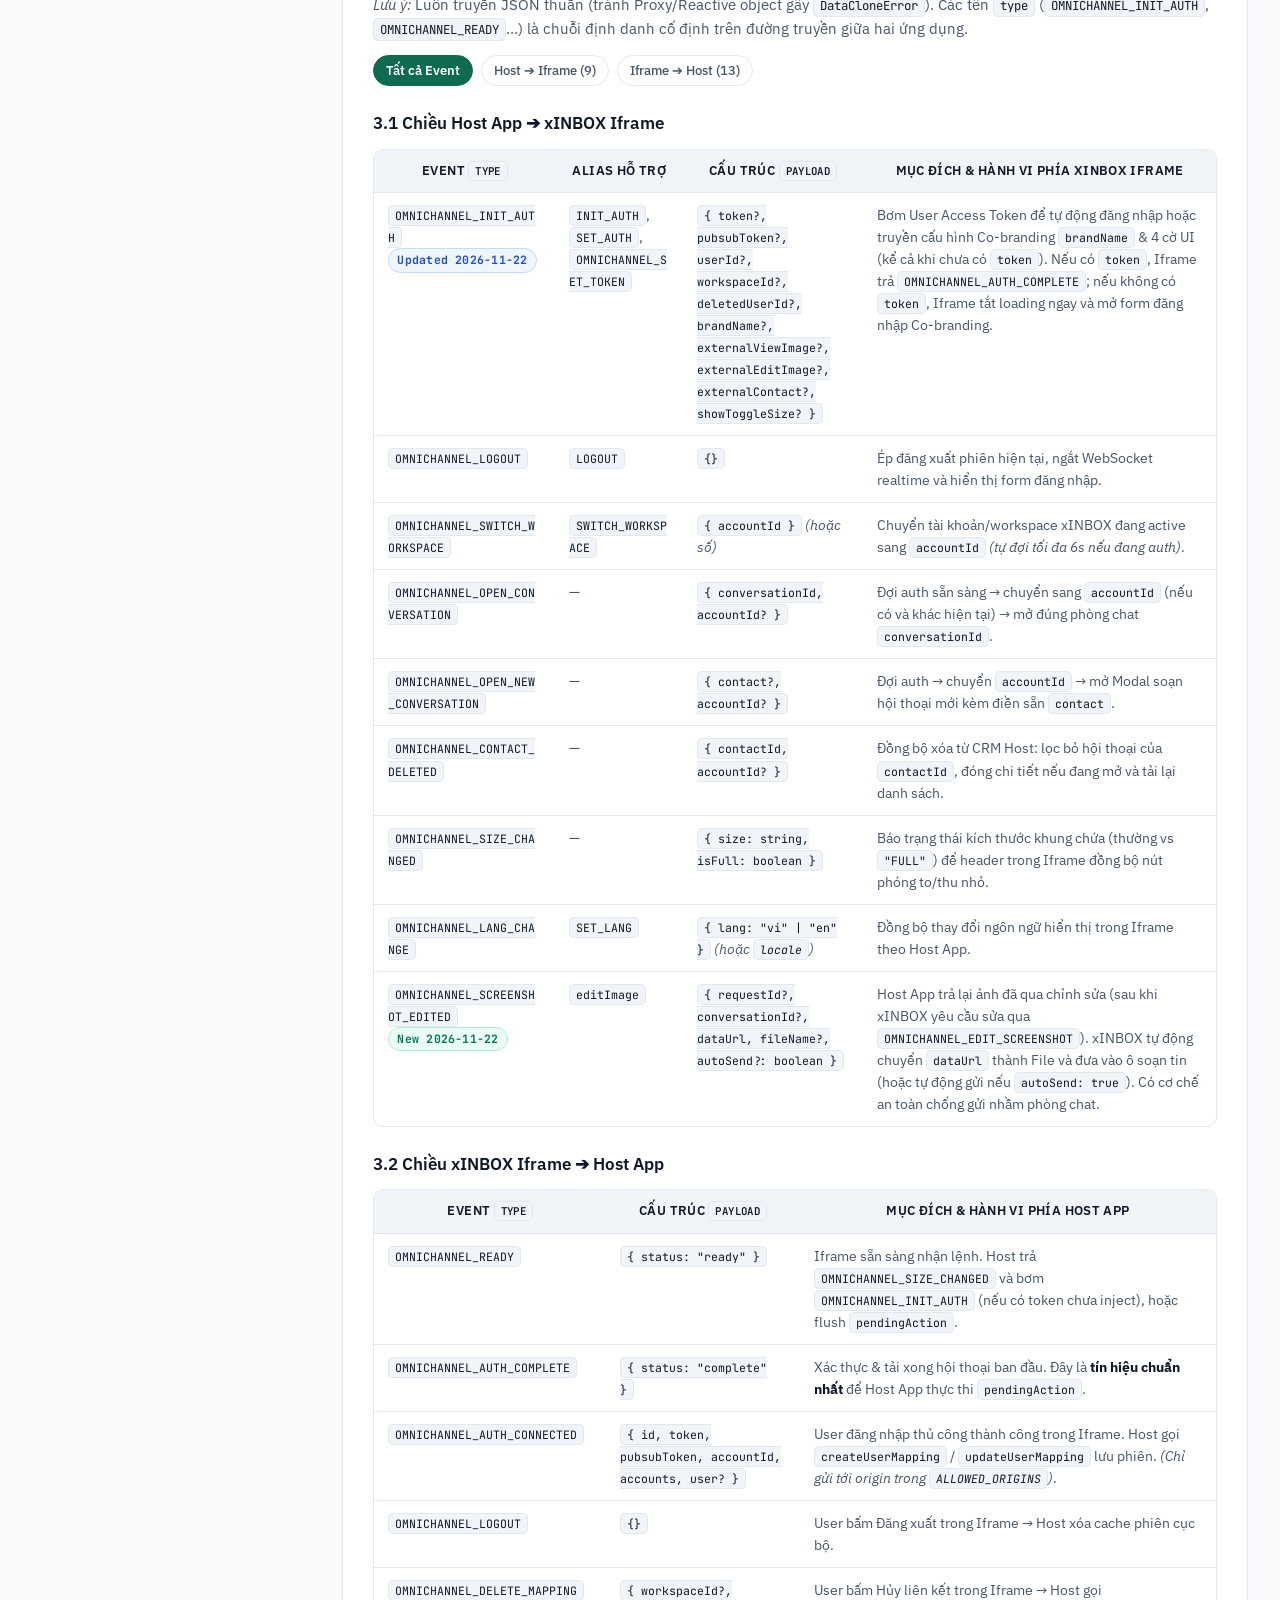
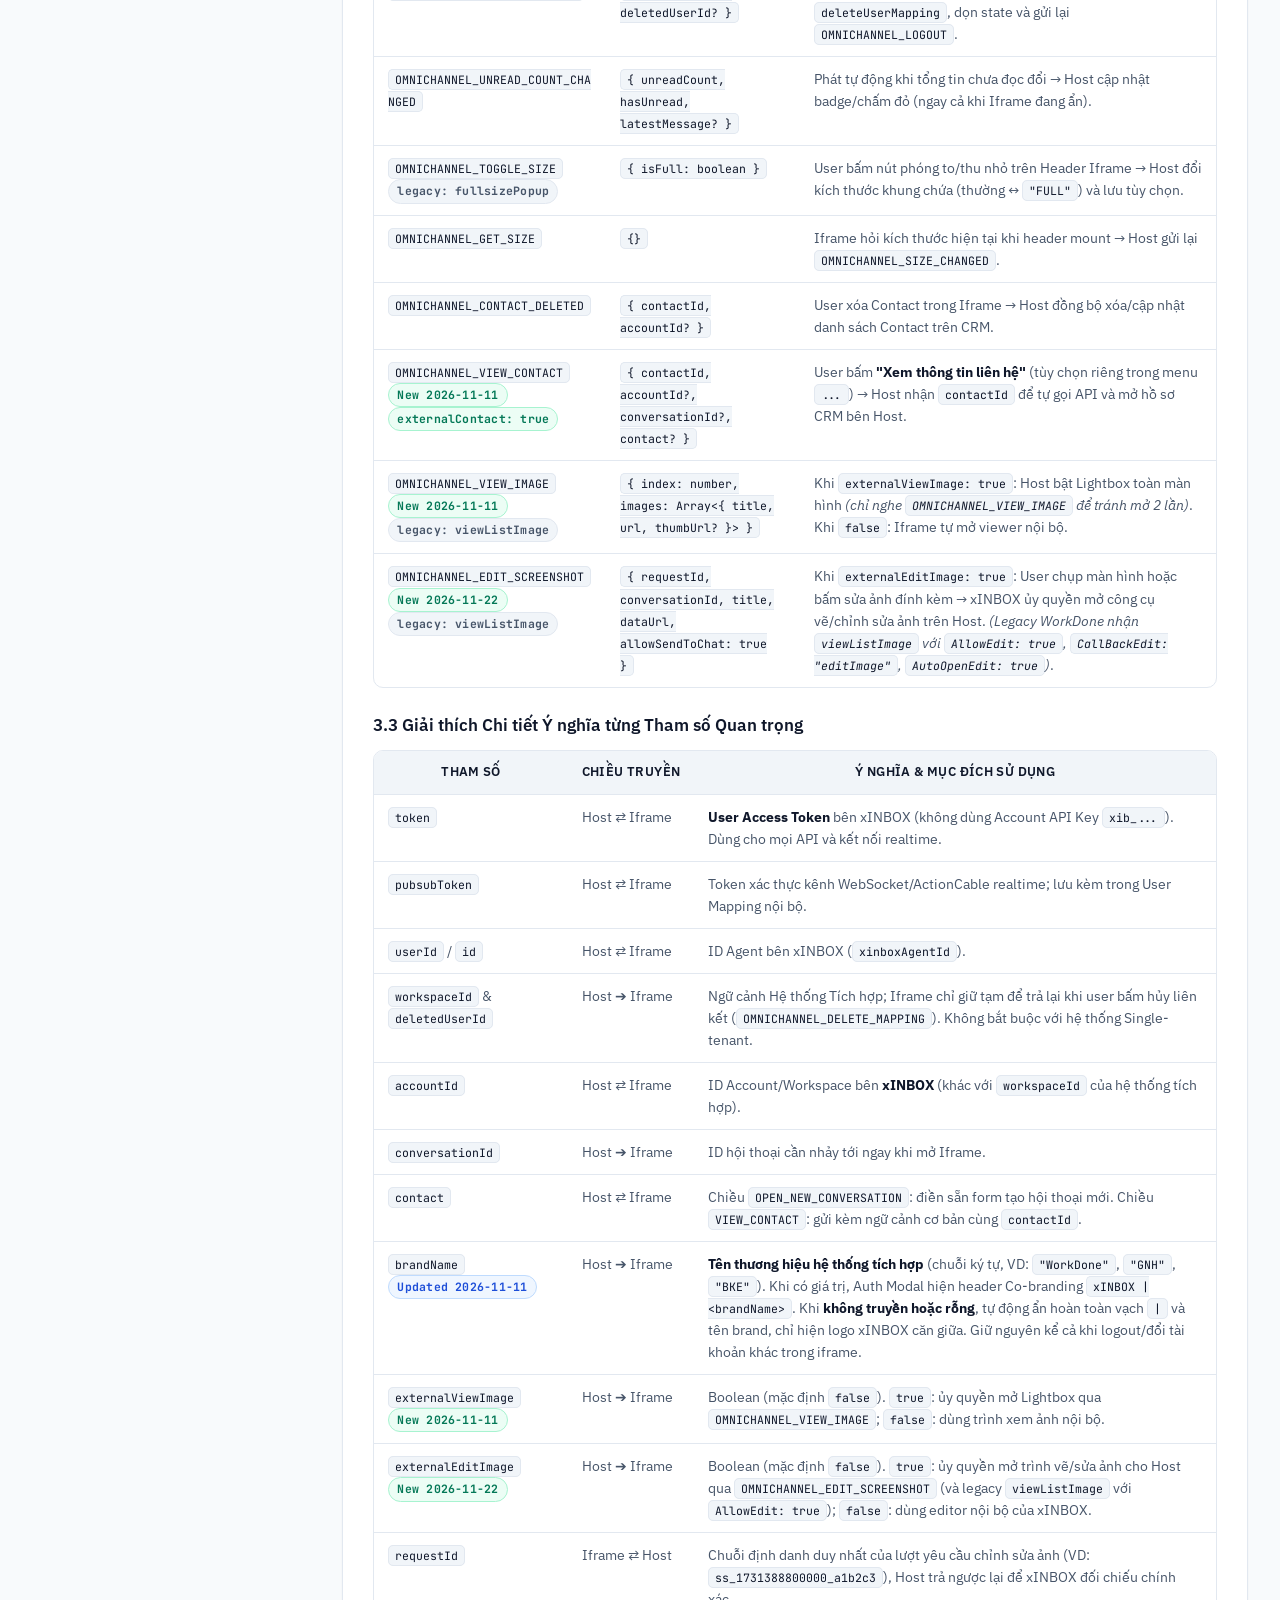
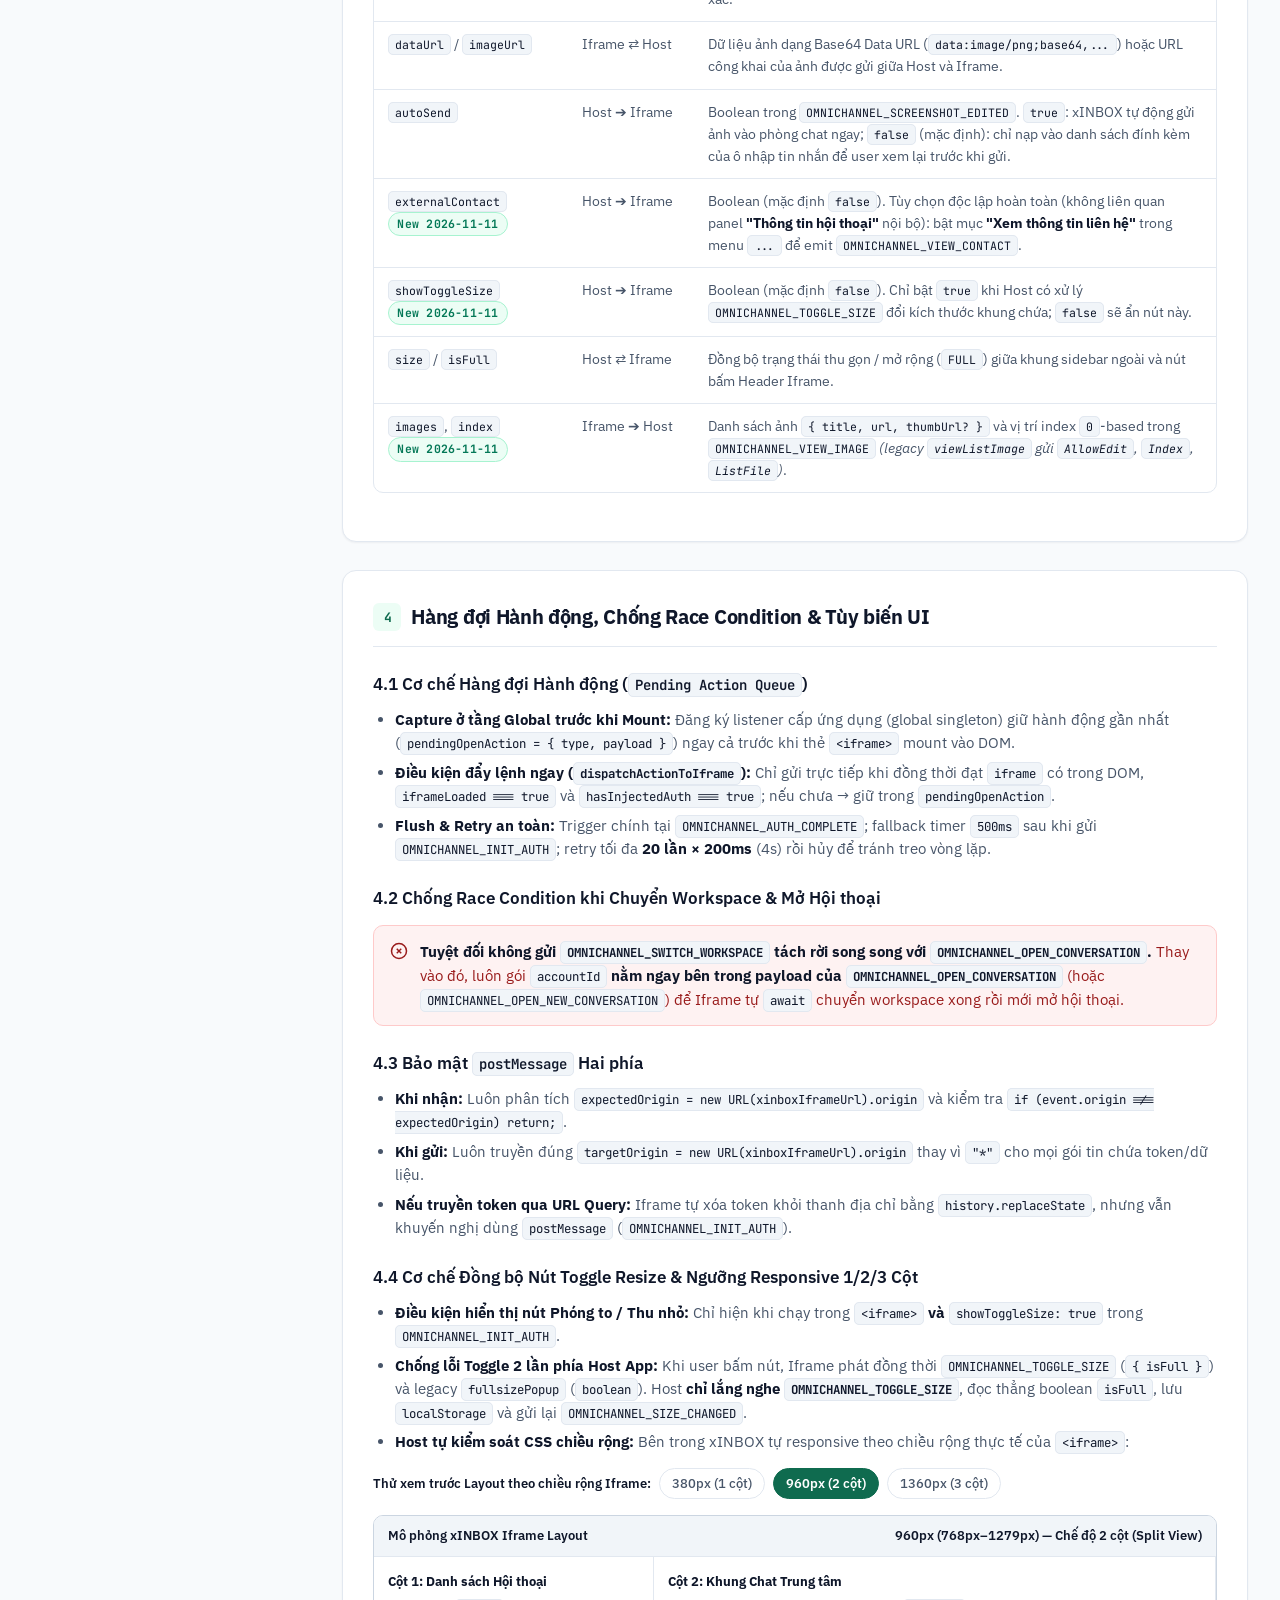
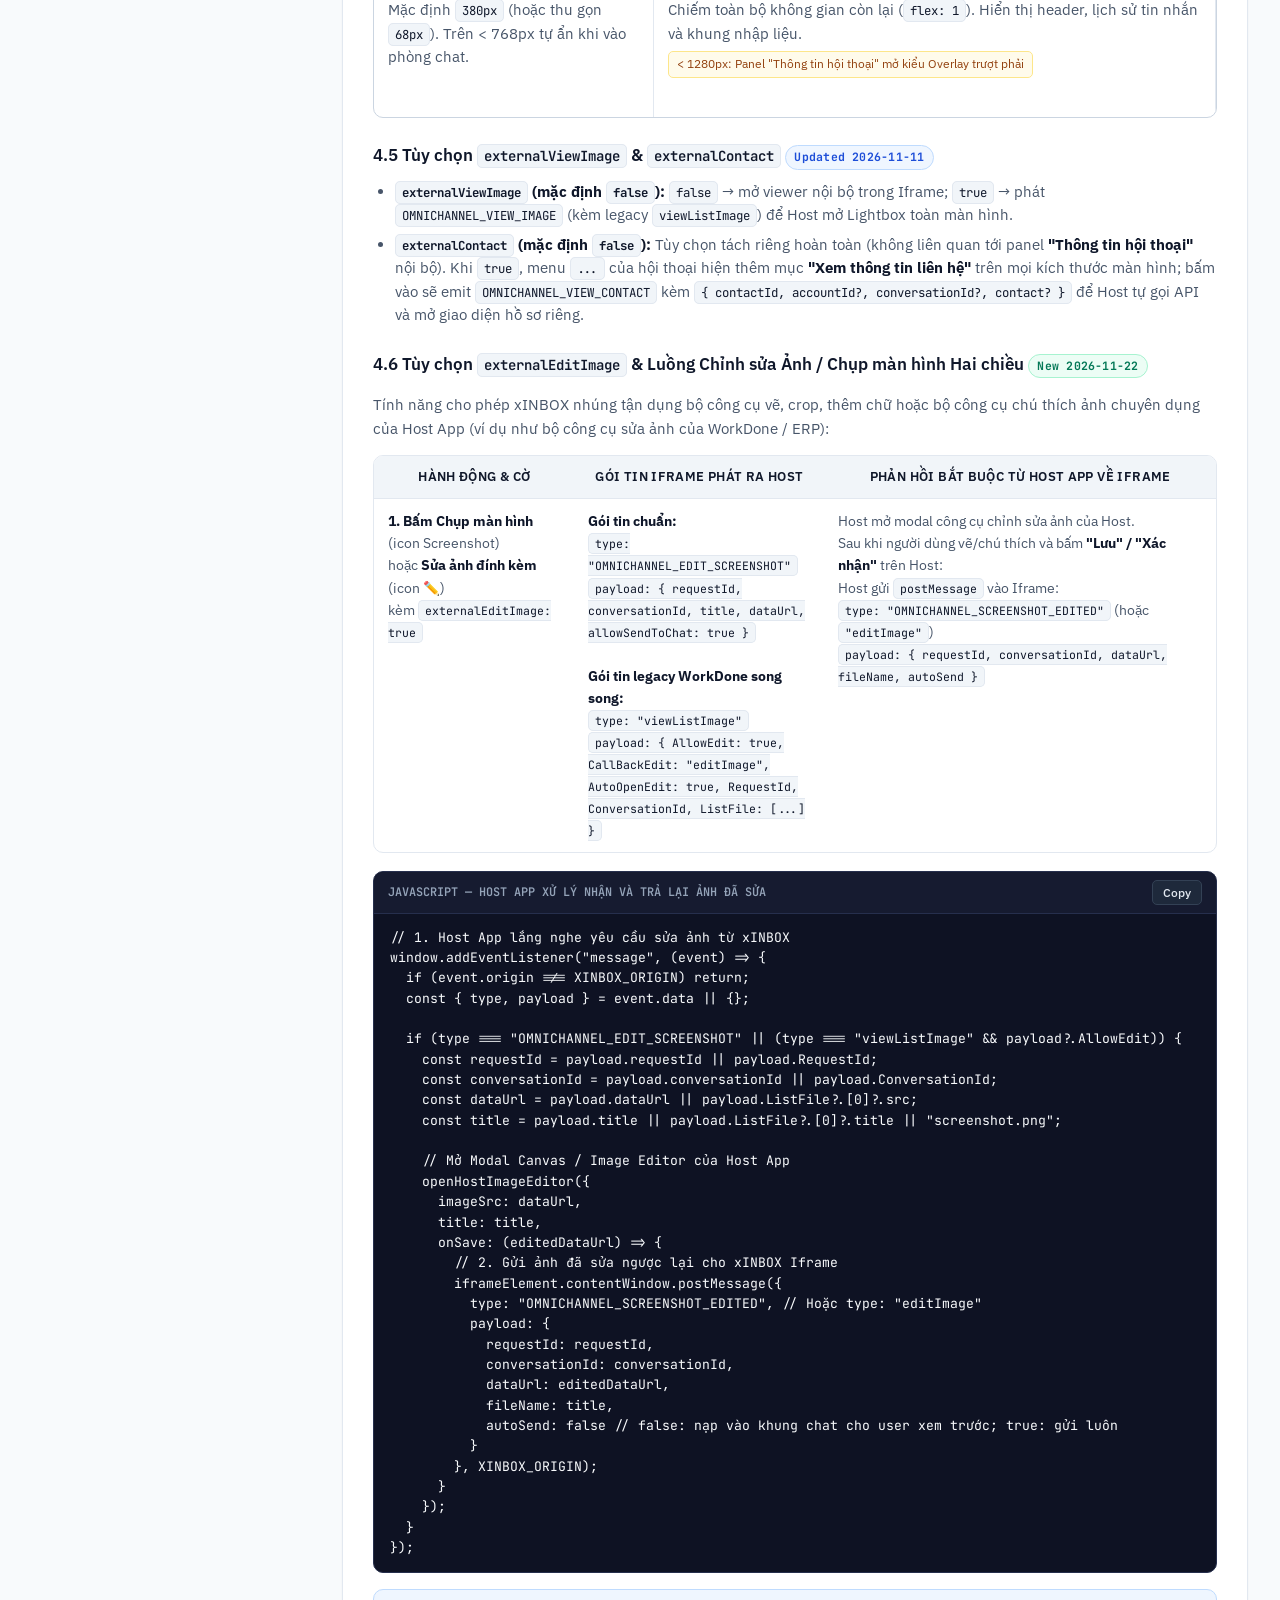
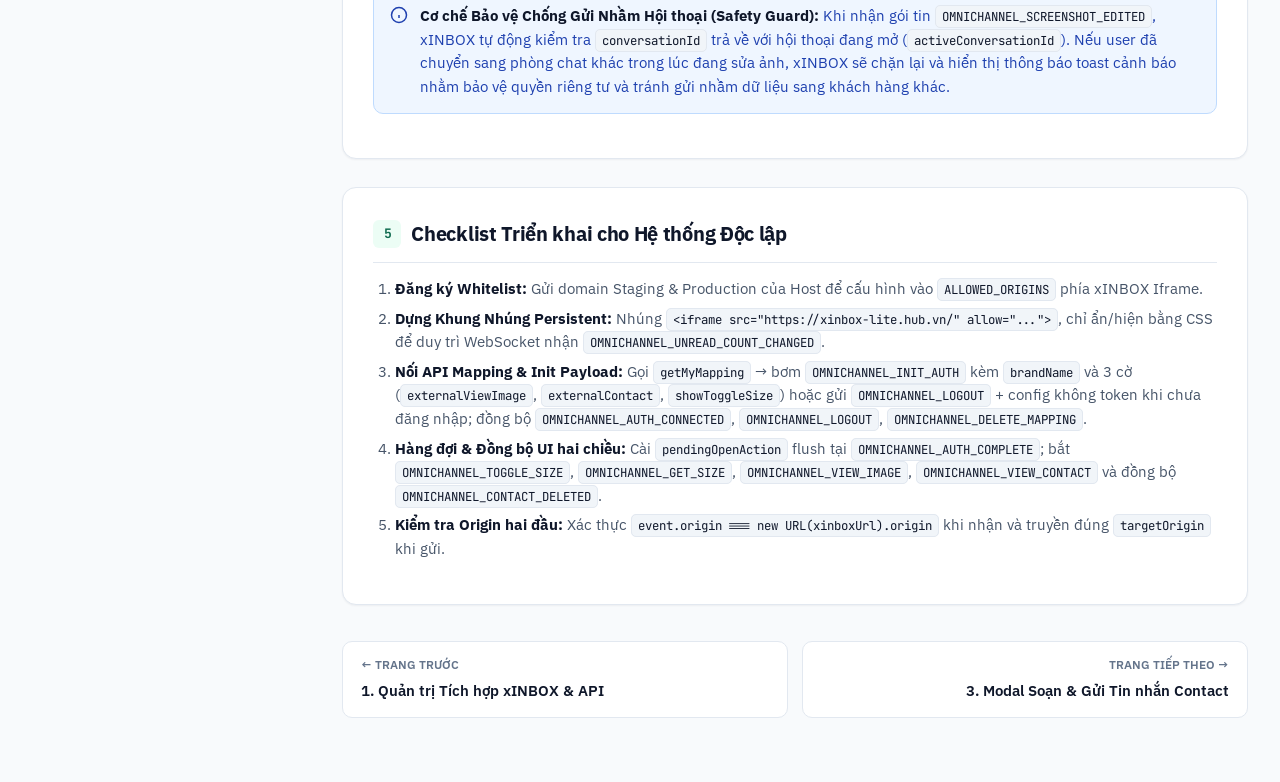
<file: iframe-embed.html>
<!DOCTYPE html>
<html lang="vi" data-theme="light">
<head>
  <meta charset="UTF-8" />
  <meta name="viewport" content="width=device-width, initial-scale=1.0" />
  <title>2. Nhúng xINBOX Iframe &amp; Giao thức postMessage — xINBOX Docs</title>
  <link rel="icon" type="image/svg+xml" href="./assets/logos/favicon.svg" />
  <link rel="preconnect" href="https://fonts.googleapis.com" />
  <link rel="preconnect" href="https://fonts.gstatic.com" crossorigin />
  <link href="https://fonts.googleapis.com/css2?family=IBM+Plex+Sans:wght@400;500;600;700&family=JetBrains+Mono:wght@400;500;600;700&display=swap" rel="stylesheet" />
  <link rel="stylesheet" href="./assets/docs.css" />
</head>
<body>
  <a class="skip-link" href="#main-content">Chuyển tới nội dung chính</a>

  <header class="topbar">
    <div class="topbar-inner">
      <a href="./index.html" class="brand" aria-label="xINBOX Integration Docs">
        <img src="./assets/logos/lockup-horizontal-ink.svg" alt="xINBOX" class="brand-logo brand-logo-light" />
        <img src="./assets/logos/lockup-horizontal-white.svg" alt="xINBOX" class="brand-logo brand-logo-dark" />
        <span class="brand-sub">Iframe Embed Spec</span>
      </a>

      <nav class="nav-tabs" aria-label="Điều hướng tài liệu">
        <a href="./index.html" class="nav-tab">Tổng quan</a>
        <a href="./admin-integration.html" class="nav-tab">1. Quản trị &amp; API</a>
        <a href="./iframe-embed.html" class="nav-tab is-active" aria-current="page">2. Nhúng Iframe</a>
        <a href="./contact-modal.html" class="nav-tab">3. Modal Hội thoại</a>
        <a href="./webhooks.html" class="nav-tab">4. Webhook</a>
        <a href="./contact-list.html" class="nav-tab">5. Danh sách Liên hệ</a>
      </nav>

      <div class="topbar-actions">
        <button id="mobileTocBtn" class="icon-btn mobile-toc-btn" type="button" aria-expanded="false" aria-controls="tocSidebar">Mục lục</button>
        <div class="search-box">
          <svg viewBox="0 0 24 24" fill="none" stroke="currentColor" stroke-width="2" aria-hidden="true"><circle cx="11" cy="11" r="8"/><path d="m21 21-4.3-4.3"/></svg>
          <input id="docSearch" class="search-input" type="search" placeholder="Tìm event, tham số..." aria-label="Tìm nhanh trong trang" />
        </div>
        <button id="themeToggle" class="icon-btn" type="button" aria-pressed="false" aria-label="Chuyển chế độ sáng tối">
          <svg viewBox="0 0 24 24" fill="none" stroke="currentColor" stroke-width="2" aria-hidden="true"><circle cx="12" cy="12" r="4"/><path d="M12 2v2M12 20v2m-7.07-15.07 1.41 1.41m11.32 11.32 1.41 1.41M2 12h2m16 0h2m-15.07 7.07 1.41-1.41m11.32-11.32 1.41-1.41"/></svg>
          <span class="theme-label">Dark</span>
        </button>
      </div>
    </div>
  </header>

  <div class="shell">
    <aside id="tocSidebar" class="toc-sidebar" aria-label="Mục lục trang">
      <p class="toc-title">Mục lục Tài liệu</p>
      <ul class="toc-list">
        <li><a class="toc-link" href="#sec-changelog">0. Lịch sử &amp; Changelog</a></li>
        <li><a class="toc-link is-active" href="#sec-overview">1. Tổng quan Nhúng &amp; Origin</a></li>
        <li><a class="toc-link is-sub" href="#sec-origin">1.2 Whitelist ALLOWED_ORIGINS</a></li>
        <li><a class="toc-link" href="#sec-auth-flow">2. Vòng đời Xác thực SSO</a></li>
        <li><a class="toc-link is-sub" href="#sec-sso-diagram">2.2 Sơ đồ Handshake</a></li>
        <li><a class="toc-link" href="#sec-protocol">3. Giao thức postMessage</a></li>
        <li><a class="toc-link is-sub" href="#sec-host-to-iframe">3.1 Host ➔ xINBOX Iframe</a></li>
        <li><a class="toc-link is-sub" href="#sec-iframe-to-host">3.2 xINBOX Iframe ➔ Host</a></li>
        <li><a class="toc-link is-sub" href="#sec-params">3.3 Chi tiết Tham số</a></li>
        <li><a class="toc-link" href="#sec-async">4. Hàng đợi &amp; Tùy chọn UI</a></li>
        <li><a class="toc-link is-sub" href="#sec-resize">4.4 Resize &amp; Ngưỡng 1/2/3 cột</a></li>
        <li><a class="toc-link is-sub" href="#sec-capabilities">4.5 Cờ Ảnh &amp; Contact ngoài</a></li>
        <li><a class="toc-link is-sub" href="#sec-edit-image">4.6 Sửa ảnh hai chiều</a></li>
        <li><a class="toc-link" href="#sec-checklist">5. Checklist Triển khai</a></li>
      </ul>
    </aside>

    <main id="main-content" class="doc-main">
      <section class="hero-card">
        <span class="hero-eyebrow">Phần 2 / 3 — Embed Protocol &amp; Cross-Window Communication (v1.3.0 · 2026-11-22)</span>
        <h1 class="hero-title">Đặc tả Kỹ thuật: Nhúng xINBOX Iframe &amp; Giao thức <code>postMessage</code> Hai chiều</h1>
        <p class="hero-desc">
          Mô tả đầy đủ kiến trúc nhúng ứng dụng <strong>xINBOX</strong> dưới dạng <code>&lt;iframe&gt;</code> vào bất kỳ hệ thống Web App nào: cấu hình quyền trình duyệt, whitelist bảo mật <code>ALLOWED_ORIGINS</code> &amp; wildcard subdomains, vòng đời xác thực SSO ngầm bằng User Mapping, hàng đợi chống Race Condition và hợp đồng <code>window.postMessage</code> hai chiều.
        </p>
      </section>

      <!-- Changelog Section -->
      <section id="sec-changelog" class="doc-section" data-searchable>
        <h2><span class="sec-num">0</span> Lịch sử Phiên bản &amp; Changelog (Revision History)</h2>
        <p>Bảng tổng hợp các thay đổi kỹ thuật của tài liệu nhúng Iframe. Các cập nhật mới đều được gắn nhãn ngày tháng trực tiếp tại từng mục tương ứng.</p>

        <div class="table-wrap">
          <table>
            <thead>
              <tr>
                <th style="width: 100px;">Phiên bản</th>
                <th style="width: 110px;">Ngày</th>
                <th style="width: 100px;">Loại</th>
                <th>Tóm tắt nội dung thay đổi</th>
              </tr>
            </thead>
            <tbody>
              <!-- v1.3.0 -->
              <tr>
                <td><code>v1.3.0</code></td>
                <td><code>2026-11-22</code></td>
                <td><span class="badge badge-new">NEW</span></td>
                <td>
                  <ul class="changelog-list" style="margin: 0; padding-left: 18px; line-height: 1.6;">
                    <li><strong>Luồng Sửa ảnh &amp; Chụp màn hình hai chiều:</strong> Bổ sung cờ <code>externalEditImage</code> (mặc định <code>false</code>); xINBOX phát <code>OMNICHANNEL_EDIT_SCREENSHOT</code> (kèm legacy <code>viewListImage</code> với <code>AllowEdit: true</code>, <code>CallBackEdit: "editImage"</code>), Host phản hồi <code>OMNICHANNEL_SCREENSHOT_EDITED</code> (legacy <code>editImage</code>) kèm cơ chế an toàn chống gửi nhầm phòng chat. (<a href="#sec-edit-image">Xem mục 4.6</a>, <a href="#sec-iframe-to-host">3.2</a>).</li>
                    <li><strong>Đồng bộ Hội thoại Active:</strong> Bổ sung event <code>OMNICHANNEL_CONVERSATION_CHANGED</code> tự động thông báo khi user chọn/đổi hội thoại hoặc trở về danh sách trống kèm <code>{ conversationId, accountId, contact }</code>. (<a href="#sec-iframe-to-host">Xem mục 3.2</a>).</li>
                  </ul>
                </td>
              </tr>

              <!-- v1.2.0 -->
              <tr>
                <td><code>v1.2.0</code></td>
                <td><code>2026-11-12</code></td>
                <td><span class="badge badge-update">UPDATED</span></td>
                <td>
                  <ul class="changelog-list" style="margin: 0; padding-left: 18px; line-height: 1.6;">
                    <li><strong>Whitelist Origin &amp; Wildcard Subdomains:</strong> Bổ sung domain chính và cơ chế tự động duyệt mọi cấp subdomain <code>*.gnh.edu.vn</code> và <code>*.bke.app</code> qua HTTPS với cơ chế chống giả mạo URL. (<a href="#sec-origin">Xem mục 1.2</a>).</li>
                  </ul>
                </td>
              </tr>

              <!-- v1.1.0 -->
              <tr>
                <td><code>v1.1.0</code></td>
                <td><code>2026-11-11</code></td>
                <td><span class="badge badge-new">NEW</span></td>
                <td>
                  <ul class="changelog-list" style="margin: 0; padding-left: 18px; line-height: 1.6;">
                    <li><strong>Co-branding &amp; Mở Auth Modal tức thì:</strong> Hỗ trợ truyền động <code>brandName</code> qua <code>OMNICHANNEL_INIT_AUTH</code> (tự ẩn vạch <code>|</code> nếu không truyền); bỏ độ trễ 3 giây, mở form đăng nhập ngay khi Host gửi auth không kèm token. (<a href="#sec-auth-flow">Xem mục 2.2</a>, <a href="#sec-host-to-iframe">3.1</a>).</li>
                    <li><strong>3 Cờ Embed Flags ban đầu:</strong> Bổ sung <code>externalViewImage</code>, <code>externalContact</code>, <code>showToggleSize</code> trong <code>OMNICHANNEL_INIT_AUTH</code>. (<a href="#sec-host-to-iframe">Xem mục 3.1</a>, <a href="#sec-capabilities">4.5</a>).</li>
                    <li><strong>Event Tương tác Mới:</strong> Bổ sung <code>OMNICHANNEL_VIEW_CONTACT</code> và chuẩn hóa <code>OMNICHANNEL_VIEW_IMAGE</code> (phát song song legacy <code>viewListImage</code> để giữ tương thích ngược). (<a href="#sec-iframe-to-host">Xem mục 3.2</a>).</li>
                  </ul>
                </td>
              </tr>
            </tbody>
          </table>
        </div>
      </section>

      <div id="emptySearch" class="empty-search is-hidden">Không tìm thấy mục nào khớp từ khóa tìm kiếm.</div>

      <section id="sec-overview" class="doc-section" data-searchable>
        <h2><span class="sec-num">1</span> Tổng quan Kiến trúc Nhúng <code>&lt;iframe&gt;</code></h2>

        <h3>1.1 Cấu hình Nhúng &amp; Quyền Trình duyệt</h3>
        <p>Ứng dụng tích hợp nhúng trực tiếp giao diện xINBOX qua thẻ <code>&lt;iframe&gt;</code> trỏ tới URL triển khai của xINBOX Web (ví dụ: <code>https://xinbox-lite.hub.vn/</code>):</p>
        <div class="code-block">
          <div class="code-header">
            <span class="code-lang">HTML — Iframe Embed Snippet</span>
            <button class="copy-btn" type="button">Copy</button>
          </div>
          <pre><code>&lt;iframe
  src="https://xinbox-lite.hub.vn/"
  allow="autoplay; display-capture; microphone; camera; clipboard-read; clipboard-write"
  style="width: 100%; height: 100%; border: 0;"
&gt;&lt;/iframe&gt;</code></pre>
        </div>
        <ul>
          <li><strong>Quyền Media &amp; Clipboard:</strong> Thuộc tính <code>allow</code> cấp quyền phát âm thanh thông báo tin nhắn mới, ghi âm/gọi media, chụp màn hình và copy/paste nhanh.</li>
          <li><strong>Nếu có dùng <code>sandbox</code>:</strong> Phải mở đủ <code>allow-same-origin allow-scripts allow-forms allow-modals allow-popups</code> để không chặn script, form và popup OAuth.</li>
          <li><strong>Khuyến nghị giữ sống trong DOM (Persistent Mount):</strong> Nên <strong>ẩn/hiện bằng CSS</strong> khi đóng/mở thanh bên chứa xINBOX thay vì hủy (<code>unmount</code>) thẻ <code>&lt;iframe&gt;</code>. Điều này giúp giữ nguyên kết nối WebSocket realtime để hệ thống tích hợp nhận được thông báo số tin chưa đọc (<code>OMNICHANNEL_UNREAD_COUNT_CHANGED</code>) ngay cả khi khung chat đang đóng, đồng thời giúp lần mở lại tức thì không phải tải lại trang.</li>
        </ul>

        <h3 id="sec-origin">1.2 Điều kiện Tiên quyết về Origin &amp; Whitelist Bảo mật <span class="badge badge-update">Updated 2026-11-12</span></h3>
        <p>xINBOX Iframe kiểm tra nghiêm ngặt <code>event.origin</code> theo danh sách trắng (<code>ALLOWED_ORIGINS</code>) và danh sách domain hỗ trợ wildcard subdomain (<code>ALLOWED_WILDCARD_DOMAINS</code>) ở cả 2 chiều:</p>
        <ol>
          <li><strong>Chiều nhận lệnh từ Host:</strong> Mọi <code>postMessage</code> từ <code>event.origin</code> không nằm trong whitelist đều bị xINBOX Iframe từ chối và bỏ qua.</li>
          <li><strong>Chiều gửi dữ liệu nhạy cảm lên Host:</strong> Các sự kiện chứa token xác thực (<code>OMNICHANNEL_AUTH_CONNECTED</code>, <code>OMNICHANNEL_AUTH_COMPLETE</code>) <strong>tuyệt đối không gửi tới wildcard <code>"*"</code></strong>. Nếu origin của Host App (lấy từ <code>ancestorOrigins[0]</code> hoặc <code>document.referrer</code>) chưa được duyệt hợp lệ, xINBOX Iframe sẽ lập tức chặn gửi để ngăn chặn tấn công Iframe Hijacking / Clickjacking.</li>
        </ol>

        <div class="code-block">
          <div class="code-header">
            <span class="code-lang">TypeScript — Whitelist Cố định &amp; Wildcard Subdomains</span>
            <button class="copy-btn" type="button">Copy</button>
          </div>
          <pre><code>// Danh sách Origin cố định được cấp phép
export const ALLOWED_ORIGINS = [
  'http://localhost:8080',
  'http://localhost:3000',
  'http://localhost:5173',
  'http://127.0.0.1:8080',
  'http://127.0.0.1:3000',
  'https://app-v2.myxteam.com',
  'https://workdone.myxteam.com',
  'https://gnh.edu.vn', // [Updated 2026-11-22]
  'https://bke.app'     // [Updated 2026-11-22]
];

// Danh sách Domain tự động duyệt mọi cấp Subdomain (*.domain) qua HTTPS
export const ALLOWED_WILDCARD_DOMAINS = [
  'gnh.edu.vn', // Hỗ trợ: app.gnh.edu.vn, lms.dev.gnh.edu.vn, ...
  'bke.app'     // Hỗ trợ: app.bke.app, dev.api.bke.app, ...
];</code></pre>
        </div>

        <div class="callout callout-info">
          <svg class="callout-icon" width="18" height="18" viewBox="0 0 24 24" fill="none" stroke="currentColor" stroke-width="2" aria-hidden="true"><circle cx="12" cy="12" r="10"/><path d="M12 16v-4"/><path d="M12 8h.01"/></svg>
          <p><strong>Cơ chế Chống Giả mạo Domain (Anti-Spoofing):</strong> Hàm <code>isOriginAllowed(origin)</code> phân tích qua <code>new URL(origin)</code>, yêu cầu bắt buộc giao thức <code>https:</code>, không chứa credentials, và so khớp hostname theo quy tắc <code>host === domain || host.endsWith('.' + domain)</code>. Các domain lừa đảo như <code>evilgnh.edu.vn</code> hoặc <code>gnh.edu.vn.evil.com</code> đều bị từ chối 100%.</p>
        </div>
      </section>

      <section id="sec-auth-flow" class="doc-section" data-searchable>
        <h2><span class="sec-num">2</span> Vòng đời Xác thực &amp; Đồng bộ Trạng thái (Host ⟷ xINBOX Iframe)</h2>

        <h3>2.1 Nguồn Dữ liệu Xác thực</h3>
        <p>Hệ thống tích hợp lấy bản ghi <strong>User Mapping</strong> của người dùng hiện tại từ Backend Nội bộ <em>(tùy kiến trúc hệ thống tích hợp, có thể truy vấn theo cặp <code>(workspaceId, userId)</code> hoặc chỉ theo <code>userId</code> nếu không chia Workspace)</em>:</p>
        <ul>
          <li><strong>Ví dụ minh họa Response:</strong> <code>{ workspaceId?, hostUserId, xinboxAgentId, token, pubSubToken, isEnabled }</code></li>
          <li><strong>Lưu ý thiết kế Mapping phía Host:</strong> <code>workspaceId</code> <strong>không bắt buộc</strong> phải có. Nếu hệ thống tích hợp là Single-tenant hoặc mỗi user chỉ liên kết 1 tài khoản xINBOX duy nhất, Backend nội bộ có thể chỉ lưu theo <code>hostUserId</code> (bỏ qua hoặc đặt mặc định <code>workspaceId = 0</code> / <code>1</code>). xINBOX Iframe không dùng <code>workspaceId</code> này để xử lý nghiệp vụ chat (nghiệp vụ xINBOX chạy theo <code>accountId</code>).</li>
        </ul>

        <h3>2.2 Ba Trạng thái Khởi tạo Khi Mở / Chuyển Workspace <span class="badge badge-update">Updated 2026-11-11</span></h3>
        <ol>
          <li><strong>Trạng thái A — Đã có Mapping kèm <code>token</code> hợp lệ (SSO Tự động):</strong>
            Khi <code>&lt;iframe&gt;</code> đã load hoặc phát <code>OMNICHANNEL_READY</code> và đã có <code>token</code> từ Backend Nội bộ, Host gửi <code>OMNICHANNEL_INIT_AUTH</code> chứa <code>token</code> tới đúng <code>targetOrigin</code> của xINBOX. xINBOX tự đăng nhập, mở WebSocket realtime, tải danh sách hội thoại rồi phát lại <code>OMNICHANNEL_AUTH_COMPLETE</code>.</li>
          <li><strong>Trạng thái B — Đã có Mapping nhưng CHƯA có <code>token</code>:</strong>
            Host gửi <code>OMNICHANNEL_INIT_AUTH</code> không có <code>token</code> kèm <code>brandName</code> của đối tác (hoặc gửi <code>OMNICHANNEL_LOGOUT</code>). <strong>Cập nhật 2026-11-11:</strong> xINBOX Iframe nhận diện không có token sẽ lập tức tắt màn hình loading chờ và mở ngay form đăng nhập Co-branding tức thì (bỏ độ trễ chờ 3 giây). Người dùng đăng nhập xong → Iframe phát <code>OMNICHANNEL_AUTH_CONNECTED</code> → Host gọi <code>updateUserMapping</code> lưu bù <code>token</code> + <code>pubSubToken</code>.</li>
          <li><strong>Trạng thái C — Chưa có Mapping trên Backend Nội bộ:</strong>
            Host gửi <code>OMNICHANNEL_INIT_AUTH</code> không token (kèm <code>brandName</code>). Iframe hiện form đăng nhập Co-branding ngay. Khi người dùng đăng nhập thành công và Iframe phát <code>OMNICHANNEL_AUTH_CONNECTED</code>, Host gọi <code>createUserMapping</code> để tạo liên kết mới.</li>
        </ol>

        <div class="callout callout-info">
          <svg class="callout-icon" width="18" height="18" viewBox="0 0 24 24" fill="none" stroke="currentColor" stroke-width="2" aria-hidden="true"><circle cx="12" cy="12" r="10"/><path d="M12 16v-4"/><path d="M12 8h.01"/></svg>
          <p><strong>Cơ chế Handshake khi Iframe khởi động:</strong> Khi mới nạp vào DOM mà chưa có phiên, xINBOX Iframe tự phát <code>OMNICHANNEL_READY</code> nhiều nhịp (<code>0ms</code>, <code>100ms</code>, <code>300ms</code>, <code>700ms</code>, <code>1500ms</code>). Nếu Host gửi <code>OMNICHANNEL_INIT_AUTH</code> không kèm token, Iframe ngắt timer và mở ngay form đăng nhập; nếu Host không phản hồi gì, Iframe sẽ chờ tối đa <strong>3000ms</strong> rồi mới mở form.</p>
        </div>

        <h3 id="sec-sso-diagram">Sơ đồ Tuần tự SSO &amp; User Mapping</h3>
        <div class="diagram-box" role="img" aria-label="Sơ đồ tuần tự bắt tay SSO và User Mapping giữa Host App, Backend Nội bộ, xINBOX Iframe và xINBOX Server">
          <svg viewBox="0 0 880 430" width="100%" style="max-width: 880px; display: block; margin: auto; font-family: var(--font-sans);">
            <defs>
              <marker id="arr-g" viewBox="0 0 10 10" refX="9" refY="5" markerWidth="6" markerHeight="6" orient="auto-start-reverse">
                <path d="M 0 1 L 10 5 L 0 9 z" fill="#0f6b4f"/>
              </marker>
              <marker id="arr-s" viewBox="0 0 10 10" refX="9" refY="5" markerWidth="6" markerHeight="6" orient="auto-start-reverse">
                <path d="M 0 1 L 10 5 L 0 9 z" fill="#475569"/>
              </marker>
            </defs>

            <!-- Participants -->
            <rect x="30" y="14" width="140" height="34" rx="8" fill="#0f172a"/><text x="100" y="36" text-anchor="middle" fill="#fff" font-size="12" font-weight="700">Host App</text>
            <rect x="255" y="14" width="145" height="34" rx="8" fill="#1e293b"/><text x="327" y="36" text-anchor="middle" fill="#fff" font-size="12" font-weight="700">Backend Nội bộ</text>
            <rect x="485" y="14" width="145" height="34" rx="8" fill="#0f6b4f"/><text x="557" y="36" text-anchor="middle" fill="#fff" font-size="12" font-weight="700">xINBOX Iframe</text>
            <rect x="710" y="14" width="140" height="34" rx="8" fill="#0f172a"/><text x="780" y="36" text-anchor="middle" fill="#22c55e" font-size="12" font-weight="700">xINBOX Server</text>

            <!-- Lifelines -->
            <line x1="100" y1="48" x2="100" y2="416" stroke="var(--color-border-strong)" stroke-dasharray="4 4"/>
            <line x1="327" y1="48" x2="327" y2="416" stroke="var(--color-border-strong)" stroke-dasharray="4 4"/>
            <line x1="557" y1="48" x2="557" y2="416" stroke="var(--color-border-strong)" stroke-dasharray="4 4"/>
            <line x1="780" y1="48" x2="780" y2="416" stroke="var(--color-border-strong)" stroke-dasharray="4 4"/>

            <!-- Step 1-3 -->
            <line x1="100" y1="74" x2="322" y2="74" stroke="#475569" stroke-width="1.6" marker-end="url(#arr-s)"/>
            <text x="211" y="68" text-anchor="middle" fill="var(--color-text)" font-size="11">1. getMyMapping(workspaceId?)</text>
            <line x1="327" y1="98" x2="105" y2="98" stroke="#475569" stroke-width="1.5" stroke-dasharray="4 2" marker-end="url(#arr-s)"/>
            <text x="216" y="92" text-anchor="middle" fill="var(--color-text-muted)" font-size="10.5">2. { xinboxAgentId?, token?, pubSubToken? }</text>
            <line x1="557" y1="126" x2="105" y2="126" stroke="#0f6b4f" stroke-width="1.6" stroke-dasharray="4 2" marker-end="url(#arr-g)"/>
            <text x="331" y="120" text-anchor="middle" fill="#0f6b4f" font-size="11" font-weight="600">3. OMNICHANNEL_READY (0 / 100 / 300 / 700 / 1500ms)</text>

            <!-- Alt A -->
            <rect x="46" y="142" width="790" height="122" rx="8" fill="var(--color-accent-soft)" stroke="var(--color-accent-border)"/>
            <text x="60" y="160" fill="#0f6b4f" font-size="11" font-weight="700">NHÁNH A: ĐÃ CÓ TOKEN HỢP LỆ (SSO TỰ ĐỘNG)</text>
            <line x1="100" y1="180" x2="552" y2="180" stroke="#0f6b4f" stroke-width="1.7" marker-end="url(#arr-g)"/>
            <text x="326" y="174" text-anchor="middle" fill="var(--color-text)" font-size="10.5">4. OMNICHANNEL_INIT_AUTH { token, brandName?, externalViewImage, externalContact, showToggleSize }</text>
            <line x1="557" y1="205" x2="775" y2="205" stroke="#0f6b4f" stroke-width="1.6" marker-end="url(#arr-g)"/>
            <text x="666" y="199" text-anchor="middle" fill="var(--color-text-muted)" font-size="10.5">5. Xác thực token + tải hội thoại + WSS</text>
            <line x1="557" y1="230" x2="105" y2="230" stroke="#0f6b4f" stroke-width="1.7" stroke-dasharray="4 2" marker-end="url(#arr-g)"/>
            <text x="331" y="224" text-anchor="middle" fill="#0f6b4f" font-size="10.5" font-weight="600">6. OMNICHANNEL_AUTH_COMPLETE (chặn nếu ngoài ALLOWED_ORIGINS)</text>
            <line x1="100" y1="252" x2="552" y2="252" stroke="#0f6b4f" stroke-width="1.5" marker-end="url(#arr-g)"/>
            <text x="326" y="247" text-anchor="middle" fill="var(--color-text)" font-size="10.5">7. Flush pendingAction (VD: OMNICHANNEL_OPEN_CONVERSATION)</text>

            <!-- Alt B/C -->
            <rect x="46" y="276" width="790" height="130" rx="8" fill="var(--color-surface)" stroke="var(--color-border-strong)"/>
            <text x="60" y="294" fill="var(--color-text)" font-size="11" font-weight="700">NHÁNH B / C: CHƯA CÓ TOKEN HOẶC CHƯA CÓ MAPPING</text>
            <line x1="100" y1="316" x2="552" y2="316" stroke="#475569" stroke-width="1.6" marker-end="url(#arr-s)"/>
            <text x="326" y="310" text-anchor="middle" fill="var(--color-text)" font-size="10.5">8. OMNICHANNEL_LOGOUT (+ INIT_AUTH không token nếu truyền brandName Co-branding)</text>
            <line x1="557" y1="342" x2="775" y2="342" stroke="#475569" stroke-width="1.6" marker-end="url(#arr-s)"/>
            <text x="666" y="336" text-anchor="middle" fill="var(--color-text-muted)" font-size="10.5">9. User đăng nhập 1 lần trong Iframe</text>
            <line x1="557" y1="368" x2="105" y2="368" stroke="#0f6b4f" stroke-width="1.7" stroke-dasharray="4 2" marker-end="url(#arr-g)"/>
            <text x="331" y="362" text-anchor="middle" fill="#0f6b4f" font-size="10.5" font-weight="600">10. OMNICHANNEL_AUTH_CONNECTED { id, token, pubsubToken, accounts }</text>
            <line x1="100" y1="394" x2="322" y2="394" stroke="#475569" stroke-width="1.6" marker-end="url(#arr-s)"/>
            <text x="211" y="388" text-anchor="middle" fill="var(--color-text)" font-size="10.5">11. updateUserMapping (B) / createUserMapping (C)</text>
          </svg>
        </div>

        <h3>2.3 Xử lý Khi Chuyển Workspace hoặc Hết hạn Phiên</h3>
        <ul>
          <li><strong>User đổi Workspace trên Hệ thống Tích hợp:</strong> Đặt lại cờ <code>hasInjectedAuth = false</code>, xóa trạng thái tạm, gọi lại <code>getMyMapping(newWorkspaceId)</code> (bỏ qua cache) rồi thực hiện lại theo 1 trong 3 trạng thái ở Mục 2.2.</li>
          <li><strong>Token hết hạn (<code>401 Unauthorized</code> từ xINBOX Server):</strong> xINBOX Iframe tự ngắt WebSocket, logout và phát lại <code>OMNICHANNEL_READY</code>.</li>
          <li><strong>User tự bấm Đăng xuất trong Iframe:</strong> Iframe gửi <code>OMNICHANNEL_LOGOUT</code> về Host → Host xóa cache mapping cục bộ (giữ ghi nhớ <code>hasExistingMappingOnServer</code> để lần login lại gọi <code>update</code>).</li>
          <li><strong>User bấm Hủy liên kết tài khoản trong Iframe:</strong> Iframe gửi <code>OMNICHANNEL_DELETE_MAPPING</code> → Host gọi API nội bộ <code>deleteUserMapping</code>, xóa state cục bộ và gửi <code>OMNICHANNEL_LOGOUT</code> vào Iframe.</li>
        </ul>
      </section>

      <section id="sec-protocol" class="doc-section" data-searchable>
        <h2><span class="sec-num">3</span> Đặc tả Giao thức <code>window.postMessage</code> Hai chiều</h2>
        <div class="code-block">
          <div class="code-header">
            <span class="code-lang">JSON — Định dạng gói tin chuẩn</span>
            <button class="copy-btn" type="button">Copy</button>
          </div>
          <pre><code>{
  "type": "&lt;EVENT_TYPE&gt;",
  "payload": { }
}</code></pre>
        </div>
        <p><em>Lưu ý:</em> Luôn truyền JSON thuần (tránh Proxy/Reactive object gây <code>DataCloneError</code>). Các tên <code>type</code> (<code>OMNICHANNEL_INIT_AUTH</code>, <code>OMNICHANNEL_READY</code>...) là chuỗi định danh cố định trên đường truyền giữa hai ứng dụng.</p>

        <div class="filter-bar" data-filter-group="pm-events">
          <button class="filter-pill is-active" type="button" data-filter-val="all">Tất cả Event</button>
          <button class="filter-pill" type="button" data-filter-val="h2i">Host ➔ Iframe (9)</button>
          <button class="filter-pill" type="button" data-filter-val="i2h">Iframe ➔ Host (13)</button>
        </div>

        <h3 id="sec-host-to-iframe" data-filter-item="pm-events" data-filter-cat="h2i">3.1 Chiều Host App ➔ xINBOX Iframe</h3>
        <div class="table-wrap" data-filter-item="pm-events" data-filter-cat="h2i">
          <table>
            <thead>
              <tr>
                <th>Event <code>type</code></th>
                <th>Alias hỗ trợ</th>
                <th>Cấu trúc <code>payload</code></th>
                <th>Mục đích &amp; Hành vi phía xINBOX Iframe</th>
              </tr>
            </thead>
            <tbody>
              <tr>
                <td><code>OMNICHANNEL_INIT_AUTH</code> <span class="badge badge-update">Updated 2026-11-22</span></td>
                <td><code>INIT_AUTH</code>, <code>SET_AUTH</code>, <code>OMNICHANNEL_SET_TOKEN</code></td>
                <td><code>{ token?, pubsubToken?, userId?, workspaceId?, deletedUserId?, brandName?, externalViewImage?, externalEditImage?, externalContact?, showToggleSize? }</code></td>
                <td>Bơm User Access Token để tự động đăng nhập hoặc truyền cấu hình Co-branding <code>brandName</code> &amp; 4 cờ UI (kể cả khi chưa có <code>token</code>). Nếu có <code>token</code>, Iframe trả <code>OMNICHANNEL_AUTH_COMPLETE</code>; nếu không có <code>token</code>, Iframe tắt loading ngay và mở form đăng nhập Co-branding.</td>
              </tr>
              <tr>
                <td><code>OMNICHANNEL_LOGOUT</code></td>
                <td><code>LOGOUT</code></td>
                <td><code>{}</code></td>
                <td>Ép đăng xuất phiên hiện tại, ngắt WebSocket realtime và hiển thị form đăng nhập.</td>
              </tr>
              <tr>
                <td><code>OMNICHANNEL_SWITCH_WORKSPACE</code></td>
                <td><code>SWITCH_WORKSPACE</code></td>
                <td><code>{ accountId }</code> <em>(hoặc số)</em></td>
                <td>Chuyển tài khoản/workspace xINBOX đang active sang <code>accountId</code> <em>(tự đợi tối đa 6s nếu đang auth)</em>.</td>
              </tr>
              <tr>
                <td><code>OMNICHANNEL_OPEN_CONVERSATION</code></td>
                <td>—</td>
                <td><code>{ conversationId, accountId? }</code></td>
                <td>Đợi auth sẵn sàng → chuyển sang <code>accountId</code> (nếu có và khác hiện tại) → mở đúng phòng chat <code>conversationId</code>.</td>
              </tr>
              <tr>
                <td><code>OMNICHANNEL_OPEN_NEW_CONVERSATION</code></td>
                <td>—</td>
                <td><code>{ contact?, accountId? }</code></td>
                <td>Đợi auth → chuyển <code>accountId</code> → mở Modal soạn hội thoại mới kèm điền sẵn <code>contact</code>.</td>
              </tr>
              <tr>
                <td><code>OMNICHANNEL_CONTACT_DELETED</code></td>
                <td>—</td>
                <td><code>{ contactId, accountId? }</code></td>
                <td>Đồng bộ xóa từ CRM Host: lọc bỏ hội thoại của <code>contactId</code>, đóng chi tiết nếu đang mở và tải lại danh sách.</td>
              </tr>
              <tr>
                <td><code>OMNICHANNEL_SIZE_CHANGED</code></td>
                <td>—</td>
                <td><code>{ size: string, isFull: boolean }</code></td>
                <td>Báo trạng thái kích thước khung chứa (thường vs <code>"FULL"</code>) để header trong Iframe đồng bộ nút phóng to/thu nhỏ.</td>
              </tr>
              <tr>
                <td><code>OMNICHANNEL_LANG_CHANGE</code></td>
                <td><code>SET_LANG</code></td>
                <td><code>{ lang: "vi" | "en" }</code> <em>(hoặc <code>locale</code>)</em></td>
                <td>Đồng bộ thay đổi ngôn ngữ hiển thị trong Iframe theo Host App.</td>
              </tr>
              <tr>
                <td><code>OMNICHANNEL_SCREENSHOT_EDITED</code> <span class="badge badge-new">New 2026-11-22</span></td>
                <td><code>editImage</code></td>
                <td><code>{ requestId?, conversationId?, dataUrl, fileName?, autoSend?: boolean }</code></td>
                <td>Host App trả lại ảnh đã qua chỉnh sửa (sau khi xINBOX yêu cầu sửa qua <code>OMNICHANNEL_EDIT_SCREENSHOT</code>). xINBOX tự động chuyển <code>dataUrl</code> thành File và đưa vào ô soạn tin (hoặc tự động gửi nếu <code>autoSend: true</code>). Có cơ chế an toàn chống gửi nhầm phòng chat.</td>
              </tr>
            </tbody>
          </table>
        </div>

        <h3 id="sec-iframe-to-host" data-filter-item="pm-events" data-filter-cat="i2h">3.2 Chiều xINBOX Iframe ➔ Host App</h3>
        <div class="table-wrap" data-filter-item="pm-events" data-filter-cat="i2h">
          <table>
            <thead>
              <tr>
                <th>Event <code>type</code></th>
                <th>Cấu trúc <code>payload</code></th>
                <th>Mục đích &amp; Hành vi phía Host App</th>
              </tr>
            </thead>
            <tbody>
              <tr>
                <td><code>OMNICHANNEL_READY</code></td>
                <td><code>{ status: "ready" }</code></td>
                <td>Iframe sẵn sàng nhận lệnh. Host trả <code>OMNICHANNEL_SIZE_CHANGED</code> và bơm <code>OMNICHANNEL_INIT_AUTH</code> (nếu có token chưa inject), hoặc flush <code>pendingAction</code>.</td>
              </tr>
              <tr>
                <td><code>OMNICHANNEL_AUTH_COMPLETE</code></td>
                <td><code>{ status: "complete" }</code></td>
                <td>Xác thực &amp; tải xong hội thoại ban đầu. Đây là <strong>tín hiệu chuẩn nhất</strong> để Host App thực thi <code>pendingAction</code>.</td>
              </tr>
              <tr>
                <td><code>OMNICHANNEL_AUTH_CONNECTED</code></td>
                <td><code>{ id, token, pubsubToken, accountId, accounts, user? }</code></td>
                <td>User đăng nhập thủ công thành công trong Iframe. Host gọi <code>createUserMapping</code> / <code>updateUserMapping</code> lưu phiên. <em>(Chỉ gửi tới origin trong <code>ALLOWED_ORIGINS</code>)</em>.</td>
              </tr>
              <tr>
                <td><code>OMNICHANNEL_LOGOUT</code></td>
                <td><code>{}</code></td>
                <td>User bấm Đăng xuất trong Iframe → Host xóa cache phiên cục bộ.</td>
              </tr>
              <tr>
                <td><code>OMNICHANNEL_DELETE_MAPPING</code></td>
                <td><code>{ workspaceId?, deletedUserId? }</code></td>
                <td>User bấm Hủy liên kết trong Iframe → Host gọi <code>deleteUserMapping</code>, dọn state và gửi lại <code>OMNICHANNEL_LOGOUT</code>.</td>
              </tr>
              <tr>
                <td><code>OMNICHANNEL_UNREAD_COUNT_CHANGED</code></td>
                <td><code>{ unreadCount, hasUnread, latestMessage? }</code></td>
                <td>Phát tự động khi tổng tin chưa đọc đổi → Host cập nhật badge/chấm đỏ (ngay cả khi Iframe đang ẩn).</td>
              </tr>
              <tr>
                <td><code>OMNICHANNEL_TOGGLE_SIZE</code> <span class="badge badge-neutral">legacy: fullsizePopup</span></td>
                <td><code>{ isFull: boolean }</code></td>
                <td>User bấm nút phóng to/thu nhỏ trên Header Iframe → Host đổi kích thước khung chứa (thường ↔ <code>"FULL"</code>) và lưu tùy chọn.</td>
              </tr>
              <tr>
                <td><code>OMNICHANNEL_GET_SIZE</code></td>
                <td><code>{}</code></td>
                <td>Iframe hỏi kích thước hiện tại khi header mount → Host gửi lại <code>OMNICHANNEL_SIZE_CHANGED</code>.</td>
              </tr>
              <tr>
                <td><code>OMNICHANNEL_CONTACT_DELETED</code></td>
                <td><code>{ contactId, accountId? }</code></td>
                <td>User xóa Contact trong Iframe → Host đồng bộ xóa/cập nhật danh sách Contact trên CRM.</td>
              </tr>
              <tr>
                <td><code>OMNICHANNEL_VIEW_CONTACT</code> <span class="badge badge-new">New 2026-11-11</span> <span class="badge badge-post">externalContact: true</span></td>
                <td><code>{ contactId, accountId?, conversationId?, contact? }</code></td>
                <td>User bấm <strong>"Xem thông tin liên hệ"</strong> (tùy chọn riêng trong menu <code>...</code>) → Host nhận <code>contactId</code> để tự gọi API và mở hồ sơ CRM bên Host.</td>
              </tr>
              <tr>
                <td><code>OMNICHANNEL_VIEW_IMAGE</code> <span class="badge badge-new">New 2026-11-11</span> <span class="badge badge-neutral">legacy: viewListImage</span></td>
                <td><code>{ index: number, images: Array&lt;{ title, url, thumbUrl? }&gt; }</code></td>
                <td>Khi <code>externalViewImage: true</code>: Host bật Lightbox toàn màn hình <em>(chỉ nghe <code>OMNICHANNEL_VIEW_IMAGE</code> để tránh mở 2 lần)</em>. Khi <code>false</code>: Iframe tự mở viewer nội bộ.</td>
              </tr>
              <tr>
                <td><code>OMNICHANNEL_EDIT_SCREENSHOT</code> <span class="badge badge-new">New 2026-11-22</span> <span class="badge badge-neutral">legacy: viewListImage</span></td>
                <td><code>{ requestId, conversationId, title, dataUrl, allowSendToChat: true }</code></td>
                <td>Khi <code>externalEditImage: true</code>: User chụp màn hình hoặc bấm sửa ảnh đính kèm → xINBOX ủy quyền mở công cụ vẽ/chỉnh sửa ảnh trên Host. <em>(Legacy WorkDone nhận <code>viewListImage</code> với <code>AllowEdit: true</code>, <code>CallBackEdit: "editImage"</code>, <code>AutoOpenEdit: true</code>)</em>.</td>
              </tr>
            </tbody>
          </table>
        </div>

        <h3 id="sec-params">3.3 Giải thích Chi tiết Ý nghĩa từng Tham số Quan trọng</h3>
        <div class="table-wrap">
          <table>
            <thead>
              <tr>
                <th>Tham số</th>
                <th>Chiều truyền</th>
                <th>Ý nghĩa &amp; Mục đích sử dụng</th>
              </tr>
            </thead>
            <tbody>
              <tr><td><code>token</code></td><td>Host ⇄ Iframe</td><td><strong>User Access Token</strong> bên xINBOX (không dùng Account API Key <code>xib_...</code>). Dùng cho mọi API và kết nối realtime.</td></tr>
              <tr><td><code>pubsubToken</code></td><td>Host ⇄ Iframe</td><td>Token xác thực kênh WebSocket/ActionCable realtime; lưu kèm trong User Mapping nội bộ.</td></tr>
              <tr><td><code>userId</code> / <code>id</code></td><td>Host ⇄ Iframe</td><td>ID Agent bên xINBOX (<code>xinboxAgentId</code>).</td></tr>
              <tr><td><code>workspaceId</code> &amp; <code>deletedUserId</code></td><td>Host ➔ Iframe</td><td>Ngữ cảnh Hệ thống Tích hợp; Iframe chỉ giữ tạm để trả lại khi user bấm hủy liên kết (<code>OMNICHANNEL_DELETE_MAPPING</code>). Không bắt buộc với hệ thống Single-tenant.</td></tr>
              <tr><td><code>accountId</code></td><td>Host ⇄ Iframe</td><td>ID Account/Workspace bên <strong>xINBOX</strong> (khác với <code>workspaceId</code> của hệ thống tích hợp).</td></tr>
              <tr><td><code>conversationId</code></td><td>Host ➔ Iframe</td><td>ID hội thoại cần nhảy tới ngay khi mở Iframe.</td></tr>
              <tr><td><code>contact</code></td><td>Host ⇄ Iframe</td><td>Chiều <code>OPEN_NEW_CONVERSATION</code>: điền sẵn form tạo hội thoại mới. Chiều <code>VIEW_CONTACT</code>: gửi kèm ngữ cảnh cơ bản cùng <code>contactId</code>.</td></tr>
              <tr><td><code>brandName</code> <span class="badge badge-update">Updated 2026-11-11</span></td><td>Host ➔ Iframe</td><td><strong>Tên thương hiệu hệ thống tích hợp</strong> (chuỗi ký tự, VD: <code>"WorkDone"</code>, <code>"GNH"</code>, <code>"BKE"</code>). Khi có giá trị, Auth Modal hiện header Co-branding <code>xINBOX | &lt;brandName&gt;</code>. Khi <strong>không truyền hoặc rỗng</strong>, tự động ẩn hoàn toàn vạch <code>|</code> và tên brand, chỉ hiện logo xINBOX căn giữa. Giữ nguyên kể cả khi logout/đổi tài khoản khác trong iframe.</td></tr>
              <tr><td><code>externalViewImage</code> <span class="badge badge-new">New 2026-11-11</span></td><td>Host ➔ Iframe</td><td>Boolean (mặc định <code>false</code>). <code>true</code>: ủy quyền mở Lightbox qua <code>OMNICHANNEL_VIEW_IMAGE</code>; <code>false</code>: dùng trình xem ảnh nội bộ.</td></tr>
              <tr><td><code>externalEditImage</code> <span class="badge badge-new">New 2026-11-22</span></td><td>Host ➔ Iframe</td><td>Boolean (mặc định <code>false</code>). <code>true</code>: ủy quyền mở trình vẽ/sửa ảnh cho Host qua <code>OMNICHANNEL_EDIT_SCREENSHOT</code> (và legacy <code>viewListImage</code> với <code>AllowEdit: true</code>); <code>false</code>: dùng editor nội bộ của xINBOX.</td></tr>
              <tr><td><code>requestId</code></td><td>Iframe ⇄ Host</td><td>Chuỗi định danh duy nhất của lượt yêu cầu chỉnh sửa ảnh (VD: <code>ss_1731388800000_a1b2c3</code>), Host trả ngược lại để xINBOX đối chiếu chính xác.</td></tr>
              <tr><td><code>dataUrl</code> / <code>imageUrl</code></td><td>Iframe ⇄ Host</td><td>Dữ liệu ảnh dạng Base64 Data URL (<code>data:image/png;base64,...</code>) hoặc URL công khai của ảnh được gửi giữa Host và Iframe.</td></tr>
              <tr><td><code>autoSend</code></td><td>Host ➔ Iframe</td><td>Boolean trong <code>OMNICHANNEL_SCREENSHOT_EDITED</code>. <code>true</code>: xINBOX tự động gửi ảnh vào phòng chat ngay; <code>false</code> (mặc định): chỉ nạp vào danh sách đính kèm của ô nhập tin nhắn để user xem lại trước khi gửi.</td></tr>
              <tr><td><code>externalContact</code> <span class="badge badge-new">New 2026-11-11</span></td><td>Host ➔ Iframe</td><td>Boolean (mặc định <code>false</code>). Tùy chọn độc lập hoàn toàn (không liên quan panel <strong>"Thông tin hội thoại"</strong> nội bộ): bật mục <strong>"Xem thông tin liên hệ"</strong> trong menu <code>...</code> để emit <code>OMNICHANNEL_VIEW_CONTACT</code>.</td></tr>
              <tr><td><code>showToggleSize</code> <span class="badge badge-new">New 2026-11-11</span></td><td>Host ➔ Iframe</td><td>Boolean (mặc định <code>false</code>). Chỉ bật <code>true</code> khi Host có xử lý <code>OMNICHANNEL_TOGGLE_SIZE</code> đổi kích thước khung chứa; <code>false</code> sẽ ẩn nút này.</td></tr>
              <tr><td><code>size</code> / <code>isFull</code></td><td>Host ⇄ Iframe</td><td>Đồng bộ trạng thái thu gọn / mở rộng (<code>FULL</code>) giữa khung sidebar ngoài và nút bấm Header Iframe.</td></tr>
              <tr><td><code>images</code>, <code>index</code> <span class="badge badge-new">New 2026-11-11</span></td><td>Iframe ➔ Host</td><td>Danh sách ảnh <code>{ title, url, thumbUrl? }</code> và vị trí index <code>0</code>-based trong <code>OMNICHANNEL_VIEW_IMAGE</code> <em>(legacy <code>viewListImage</code> gửi <code>AllowEdit</code>, <code>Index</code>, <code>ListFile</code>)</em>.</td></tr>
            </tbody>
          </table>
        </div>
      </section>

      <section id="sec-async" class="doc-section" data-searchable>
        <h2><span class="sec-num">4</span> Hàng đợi Hành động, Chống Race Condition &amp; Tùy biến UI</h2>

        <h3>4.1 Cơ chế Hàng đợi Hành động (<code>Pending Action Queue</code>)</h3>
        <ul>
          <li><strong>Capture ở tầng Global trước khi Mount:</strong> Đăng ký listener cấp ứng dụng (global singleton) giữ hành động gần nhất (<code>pendingOpenAction = { type, payload }</code>) ngay cả trước khi thẻ <code>&lt;iframe&gt;</code> mount vào DOM.</li>
          <li><strong>Điều kiện đẩy lệnh ngay (<code>dispatchActionToIframe</code>):</strong> Chỉ gửi trực tiếp khi đồng thời đạt <code>iframe</code> có trong DOM, <code>iframeLoaded === true</code> và <code>hasInjectedAuth === true</code>; nếu chưa → giữ trong <code>pendingOpenAction</code>.</li>
          <li><strong>Flush &amp; Retry an toàn:</strong> Trigger chính tại <code>OMNICHANNEL_AUTH_COMPLETE</code>; fallback timer <code>500ms</code> sau khi gửi <code>OMNICHANNEL_INIT_AUTH</code>; retry tối đa <strong>20 lần × 200ms</strong> (4s) rồi hủy để tránh treo vòng lặp.</li>
        </ul>

        <h3>4.2 Chống Race Condition khi Chuyển Workspace &amp; Mở Hội thoại</h3>
        <div class="callout callout-danger">
          <svg class="callout-icon" width="18" height="18" viewBox="0 0 24 24" fill="none" stroke="currentColor" stroke-width="2" aria-hidden="true"><circle cx="12" cy="12" r="10"/><path d="m15 9-6 6"/><path d="m9 9 6 6"/></svg>
          <p><strong>Tuyệt đối không gửi <code>OMNICHANNEL_SWITCH_WORKSPACE</code> tách rời song song với <code>OMNICHANNEL_OPEN_CONVERSATION</code>.</strong> Thay vào đó, luôn gói <code>accountId</code> <strong>nằm ngay bên trong payload của <code>OMNICHANNEL_OPEN_CONVERSATION</code></strong> (hoặc <code>OMNICHANNEL_OPEN_NEW_CONVERSATION</code>) để Iframe tự <code>await</code> chuyển workspace xong rồi mới mở hội thoại.</p>
        </div>

        <h3>4.3 Bảo mật <code>postMessage</code> Hai phía</h3>
        <ul>
          <li><strong>Khi nhận:</strong> Luôn phân tích <code>expectedOrigin = new URL(xinboxIframeUrl).origin</code> và kiểm tra <code>if (event.origin !== expectedOrigin) return;</code>.</li>
          <li><strong>Khi gửi:</strong> Luôn truyền đúng <code>targetOrigin = new URL(xinboxIframeUrl).origin</code> thay vì <code>"*"</code> cho mọi gói tin chứa token/dữ liệu.</li>
          <li><strong>Nếu truyền token qua URL Query:</strong> Iframe tự xóa token khỏi thanh địa chỉ bằng <code>history.replaceState</code>, nhưng vẫn khuyến nghị dùng <code>postMessage</code> (<code>OMNICHANNEL_INIT_AUTH</code>).</li>
        </ul>

        <h3 id="sec-resize">4.4 Cơ chế Đồng bộ Nút Toggle Resize &amp; Ngưỡng Responsive 1/2/3 Cột</h3>
        <ul>
          <li><strong>Điều kiện hiển thị nút Phóng to / Thu nhỏ:</strong> Chỉ hiện khi chạy trong <code>&lt;iframe&gt;</code> <strong>và</strong> <code>showToggleSize: true</code> trong <code>OMNICHANNEL_INIT_AUTH</code>.</li>
          <li><strong>Chống lỗi Toggle 2 lần phía Host App:</strong> Khi user bấm nút, Iframe phát đồng thời <code>OMNICHANNEL_TOGGLE_SIZE</code> (<code>{ isFull }</code>) và legacy <code>fullsizePopup</code> (<code>boolean</code>). Host <strong>chỉ lắng nghe <code>OMNICHANNEL_TOGGLE_SIZE</code></strong>, đọc thẳng boolean <code>isFull</code>, lưu <code>localStorage</code> và gửi lại <code>OMNICHANNEL_SIZE_CHANGED</code>.</li>
          <li><strong>Host tự kiểm soát CSS chiều rộng:</strong> Bên trong xINBOX tự responsive theo chiều rộng thực tế của <code>&lt;iframe&gt;</code>:</li>
        </ul>

        <div class="filter-bar">
          <span style="font-size: 0.82rem; font-weight: 600; color: var(--color-text);">Thử xem trước Layout theo chiều rộng Iframe:</span>
          <button class="filter-pill" type="button" data-sim-width="380">380px (1 cột)</button>
          <button class="filter-pill is-active" type="button" data-sim-width="960">960px (2 cột)</button>
          <button class="filter-pill" type="button" data-sim-width="1360">1360px (3 cột)</button>
        </div>

        <div id="simFrame" class="sim-frame">
          <div class="sim-toolbar">
            <span>Mô phỏng xINBOX Iframe Layout</span>
            <span id="simLabel">960px (768px–1279px) — Chế độ 2 cột (Split View)</span>
          </div>
          <div id="simCols" class="sim-cols">
            <div id="simCol1" class="sim-col">
              <div class="sim-col-title">Cột 1: Danh sách Hội thoại</div>
              <p style="margin:0;">Mặc định <code>380px</code> (hoặc thu gọn <code>68px</code>). Trên &lt; 768px tự ẩn khi vào phòng chat.</p>
            </div>
            <div id="simCol2" class="sim-col">
              <div class="sim-col-title">Cột 2: Khung Chat Trung tâm</div>
              <p style="margin:0;">Chiếm toàn bộ không gian còn lại (<code>flex: 1</code>). Hiển thị header, lịch sử tin nhắn và khung nhập liệu.</p>
              <span class="sim-badge-overlay">&lt; 1280px: Panel "Thông tin hội thoại" mở kiểu Overlay trượt phải</span>
            </div>
            <div id="simCol3" class="sim-col">
              <div class="sim-col-title">Cột 3: Thông tin Hội thoại (380px)</div>
              <p style="margin:0;">Chỉ hiển thị song song từ <code>&gt;= 1280px</code> mà không đè lên khung chat.</p>
            </div>
          </div>
        </div>

        <h3 id="sec-capabilities">4.5 Tùy chọn <code>externalViewImage</code> &amp; <code>externalContact</code> <span class="badge badge-update">Updated 2026-11-11</span></h3>
        <ul>
          <li><strong><code>externalViewImage</code> (mặc định <code>false</code>):</strong> <code>false</code> → mở viewer nội bộ trong Iframe; <code>true</code> → phát <code>OMNICHANNEL_VIEW_IMAGE</code> (kèm legacy <code>viewListImage</code>) để Host mở Lightbox toàn màn hình.</li>
          <li><strong><code>externalContact</code> (mặc định <code>false</code>):</strong> Tùy chọn tách riêng hoàn toàn (không liên quan tới panel <strong>"Thông tin hội thoại"</strong> nội bộ). Khi <code>true</code>, menu <code>...</code> của hội thoại hiện thêm mục <strong>"Xem thông tin liên hệ"</strong> trên mọi kích thước màn hình; bấm vào sẽ emit <code>OMNICHANNEL_VIEW_CONTACT</code> kèm <code>{ contactId, accountId?, conversationId?, contact? }</code> để Host tự gọi API và mở giao diện hồ sơ riêng.</li>
        </ul>

        <h3 id="sec-edit-image">4.6 Tùy chọn <code>externalEditImage</code> &amp; Luồng Chỉnh sửa Ảnh / Chụp màn hình Hai chiều <span class="badge badge-new">New 2026-11-22</span></h3>
        <p>Tính năng cho phép xINBOX nhúng tận dụng bộ công cụ vẽ, crop, thêm chữ hoặc bộ công cụ chú thích ảnh chuyên dụng của Host App (ví dụ như bộ công cụ sửa ảnh của WorkDone / ERP):</p>

        <div class="table-wrap">
          <table>
            <thead>
              <tr>
                <th style="width: 200px;">Hành động &amp; Cờ</th>
                <th style="width: 250px;">Gói tin Iframe phát ra Host</th>
                <th>Phản hồi bắt buộc từ Host App về Iframe</th>
              </tr>
            </thead>
            <tbody>
              <tr>
                <td>
                  <strong>1. Bấm Chụp màn hình</strong> (icon Screenshot)<br>
                  hoặc <strong>Sửa ảnh đính kèm</strong> (icon ✏️)<br>
                  kèm <code>externalEditImage: true</code>
                </td>
                <td>
                  <strong>Gói tin chuẩn:</strong><br>
                  <code>type: "OMNICHANNEL_EDIT_SCREENSHOT"</code><br>
                  <code>payload: { requestId, conversationId, title, dataUrl, allowSendToChat: true }</code><br><br>
                  <strong>Gói tin legacy WorkDone song song:</strong><br>
                  <code>type: "viewListImage"</code><br>
                  <code>payload: { AllowEdit: true, CallBackEdit: "editImage", AutoOpenEdit: true, RequestId, ConversationId, ListFile: [...] }</code>
                </td>
                <td>
                  Host mở modal công cụ chỉnh sửa ảnh của Host.<br>
                  Sau khi người dùng vẽ/chú thích và bấm <strong>"Lưu" / "Xác nhận"</strong> trên Host:<br>
                  Host gửi <code>postMessage</code> vào Iframe:<br>
                  <code>type: "OMNICHANNEL_SCREENSHOT_EDITED"</code> (hoặc <code>"editImage"</code>)<br>
                  <code>payload: { requestId, conversationId, dataUrl, fileName, autoSend }</code>
                </td>
              </tr>
            </tbody>
          </table>
        </div>

        <div class="code-block">
          <div class="code-header">
            <span class="code-lang">JavaScript — Host App xử lý nhận và trả lại ảnh đã sửa</span>
            <button class="copy-btn" type="button">Copy</button>
          </div>
          <pre><code>// 1. Host App lắng nghe yêu cầu sửa ảnh từ xINBOX
window.addEventListener("message", (event) => {
  if (event.origin !== XINBOX_ORIGIN) return;
  const { type, payload } = event.data || {};

  if (type === "OMNICHANNEL_EDIT_SCREENSHOT" || (type === "viewListImage" && payload?.AllowEdit)) {
    const requestId = payload.requestId || payload.RequestId;
    const conversationId = payload.conversationId || payload.ConversationId;
    const dataUrl = payload.dataUrl || payload.ListFile?.[0]?.src;
    const title = payload.title || payload.ListFile?.[0]?.title || "screenshot.png";

    // Mở Modal Canvas / Image Editor của Host App
    openHostImageEditor({
      imageSrc: dataUrl,
      title: title,
      onSave: (editedDataUrl) => {
        // 2. Gửi ảnh đã sửa ngược lại cho xINBOX Iframe
        iframeElement.contentWindow.postMessage({
          type: "OMNICHANNEL_SCREENSHOT_EDITED", // Hoặc type: "editImage"
          payload: {
            requestId: requestId,
            conversationId: conversationId,
            dataUrl: editedDataUrl,
            fileName: title,
            autoSend: false // false: nạp vào khung chat cho user xem trước; true: gửi luôn
          }
        }, XINBOX_ORIGIN);
      }
    });
  }
});</code></pre>
        </div>

        <div class="callout callout-info">
          <svg class="callout-icon" width="18" height="18" viewBox="0 0 24 24" fill="none" stroke="currentColor" stroke-width="2" aria-hidden="true"><circle cx="12" cy="12" r="10"/><path d="M12 16v-4"/><path d="M12 8h.01"/></svg>
          <p><strong>Cơ chế Bảo vệ Chống Gửi Nhầm Hội thoại (Safety Guard):</strong> Khi nhận gói tin <code>OMNICHANNEL_SCREENSHOT_EDITED</code>, xINBOX tự động kiểm tra <code>conversationId</code> trả về với hội thoại đang mở (<code>activeConversationId</code>). Nếu user đã chuyển sang phòng chat khác trong lúc đang sửa ảnh, xINBOX sẽ chặn lại và hiển thị thông báo toast cảnh báo nhằm bảo vệ quyền riêng tư và tránh gửi nhầm dữ liệu sang khách hàng khác.</p>
        </div>
      </section>

      <section id="sec-checklist" class="doc-section" data-searchable>
        <h2><span class="sec-num">5</span> Checklist Triển khai cho Hệ thống Độc lập</h2>
        <ol>
          <li><strong>Đăng ký Whitelist:</strong> Gửi domain Staging &amp; Production của Host để cấu hình vào <code>ALLOWED_ORIGINS</code> phía xINBOX Iframe.</li>
          <li><strong>Dựng Khung Nhúng Persistent:</strong> Nhúng <code>&lt;iframe src="https://xinbox-lite.hub.vn/" allow="..."&gt;</code>, chỉ ẩn/hiện bằng CSS để duy trì WebSocket nhận <code>OMNICHANNEL_UNREAD_COUNT_CHANGED</code>.</li>
          <li><strong>Nối API Mapping &amp; Init Payload:</strong> Gọi <code>getMyMapping</code> → bơm <code>OMNICHANNEL_INIT_AUTH</code> kèm <code>brandName</code> và 3 cờ (<code>externalViewImage</code>, <code>externalContact</code>, <code>showToggleSize</code>) hoặc gửi <code>OMNICHANNEL_LOGOUT</code> + config không token khi chưa đăng nhập; đồng bộ <code>OMNICHANNEL_AUTH_CONNECTED</code>, <code>OMNICHANNEL_LOGOUT</code>, <code>OMNICHANNEL_DELETE_MAPPING</code>.</li>
          <li><strong>Hàng đợi &amp; Đồng bộ UI hai chiều:</strong> Cài <code>pendingOpenAction</code> flush tại <code>OMNICHANNEL_AUTH_COMPLETE</code>; bắt <code>OMNICHANNEL_TOGGLE_SIZE</code>, <code>OMNICHANNEL_GET_SIZE</code>, <code>OMNICHANNEL_VIEW_IMAGE</code>, <code>OMNICHANNEL_VIEW_CONTACT</code> và đồng bộ <code>OMNICHANNEL_CONTACT_DELETED</code>.</li>
          <li><strong>Kiểm tra Origin hai đầu:</strong> Xác thực <code>event.origin === new URL(xinboxUrl).origin</code> khi nhận và truyền đúng <code>targetOrigin</code> khi gửi.</li>
        </ol>
      </section>

      <nav class="page-pager" aria-label="Điều hướng trang tiếp theo">
        <a href="./admin-integration.html" class="pager-link">
          <span class="pager-label">&larr; Trang trước</span>
          <span class="pager-title">1. Quản trị Tích hợp xINBOX &amp; API</span>
        </a>
        <a href="./contact-modal.html" class="pager-link" style="text-align: end;">
          <span class="pager-label">Trang tiếp theo &rarr;</span>
          <span class="pager-title">3. Modal Soạn &amp; Gửi Tin nhắn Contact</span>
        </a>
      </nav>
    </main>
  </div>

  <script src="./assets/docs.js" defer></script>
</body>
</html>
</file>
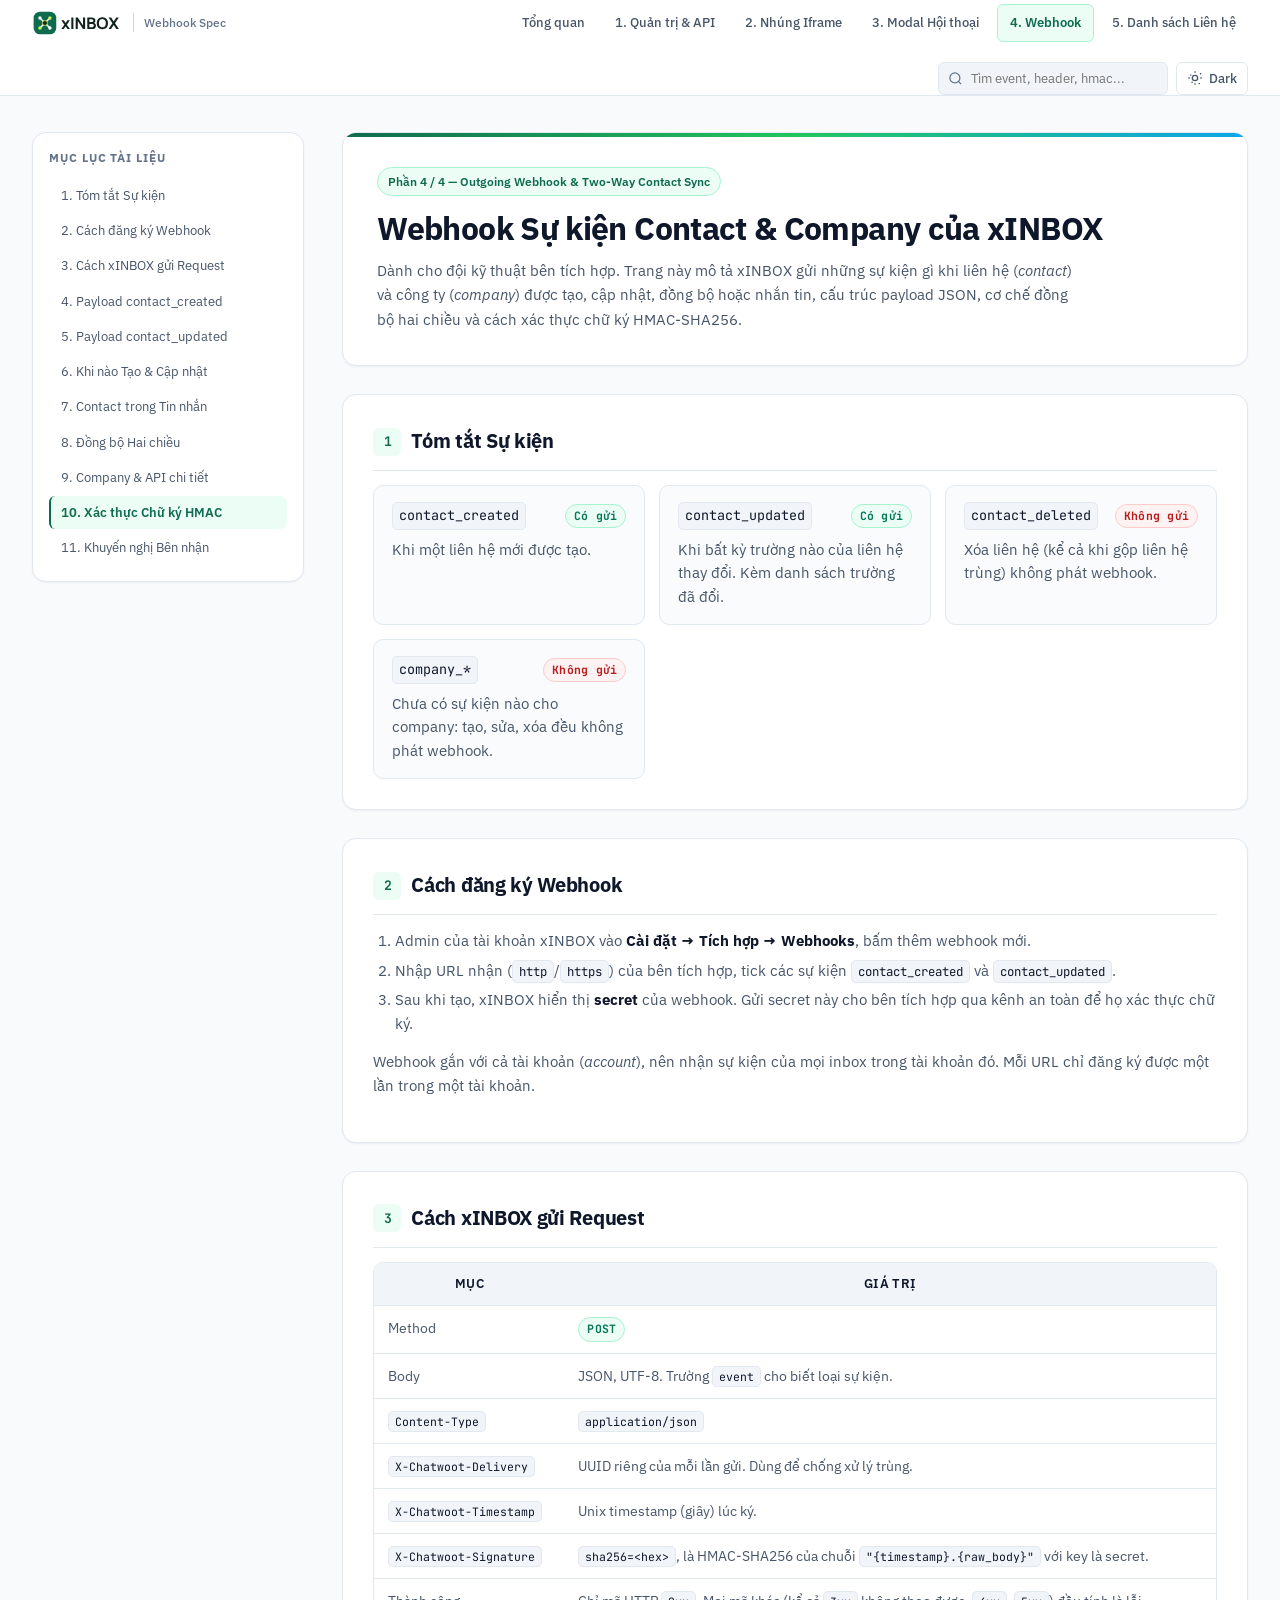
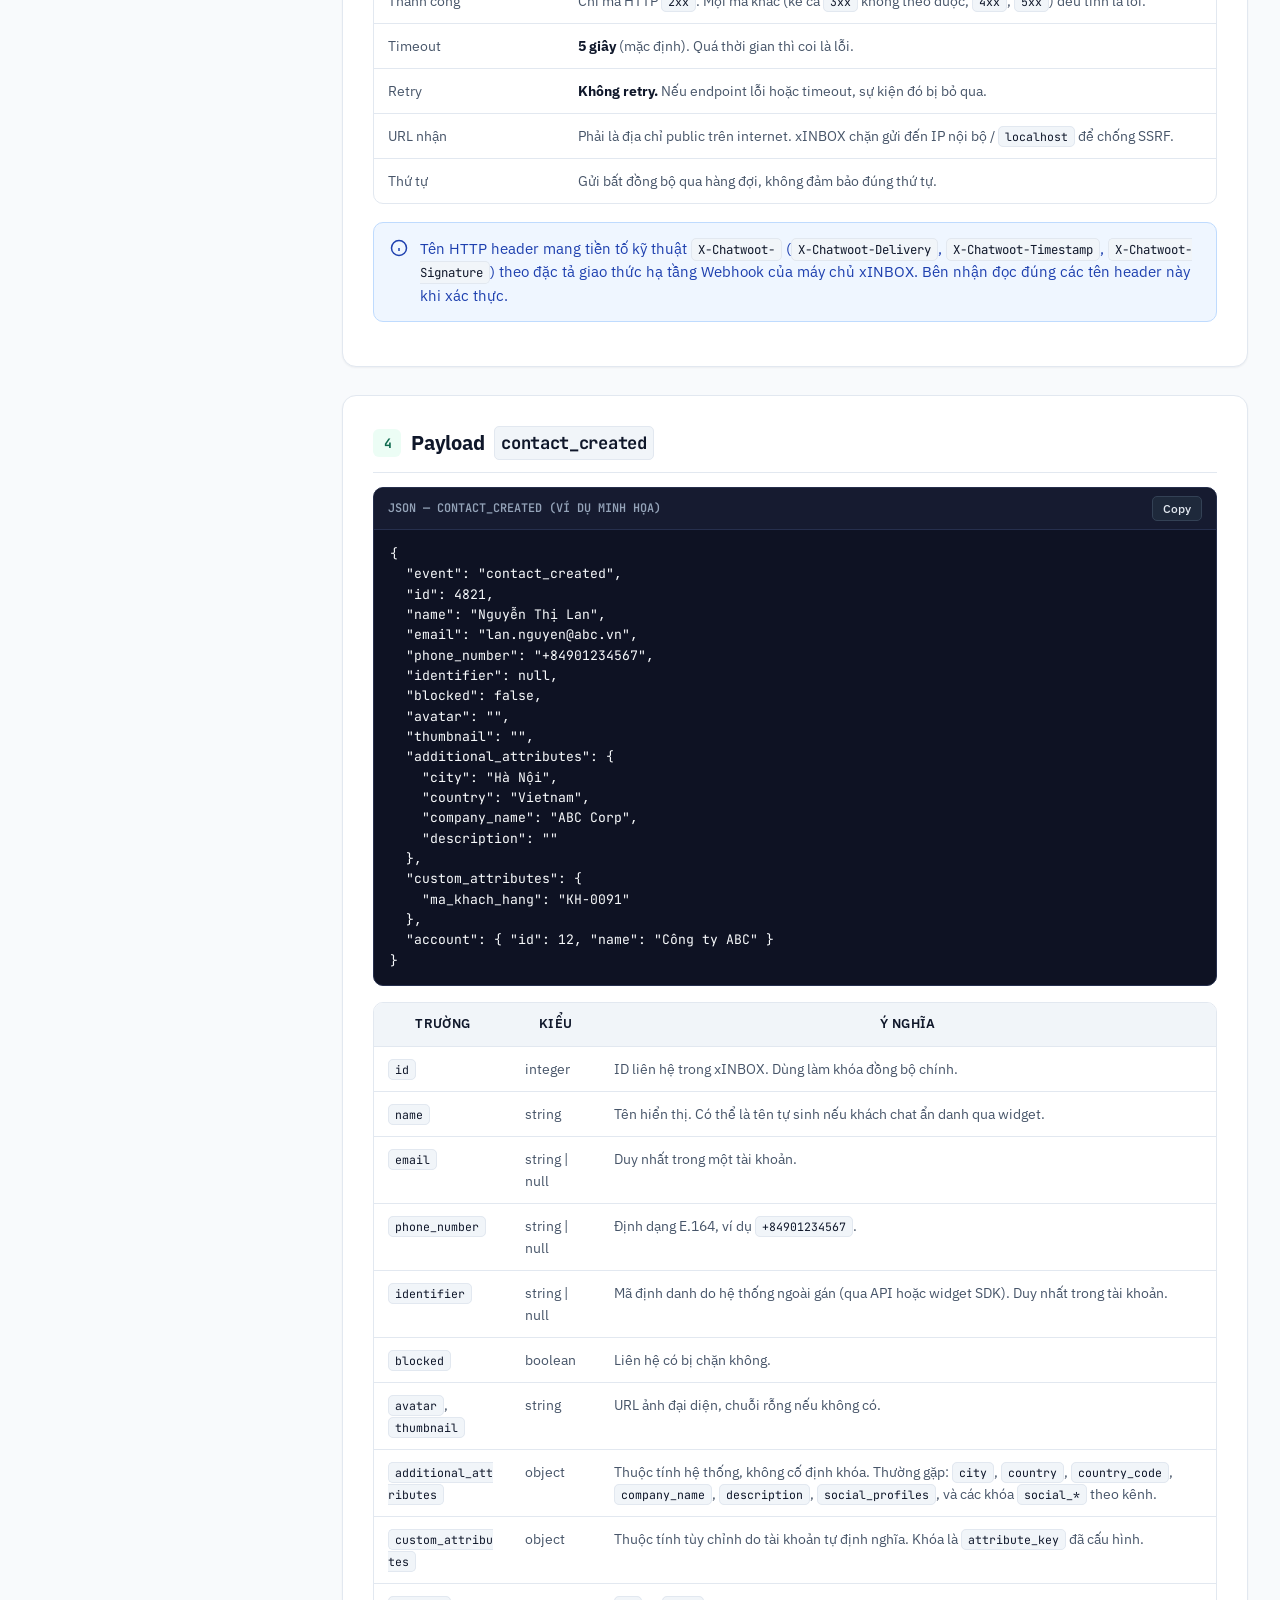
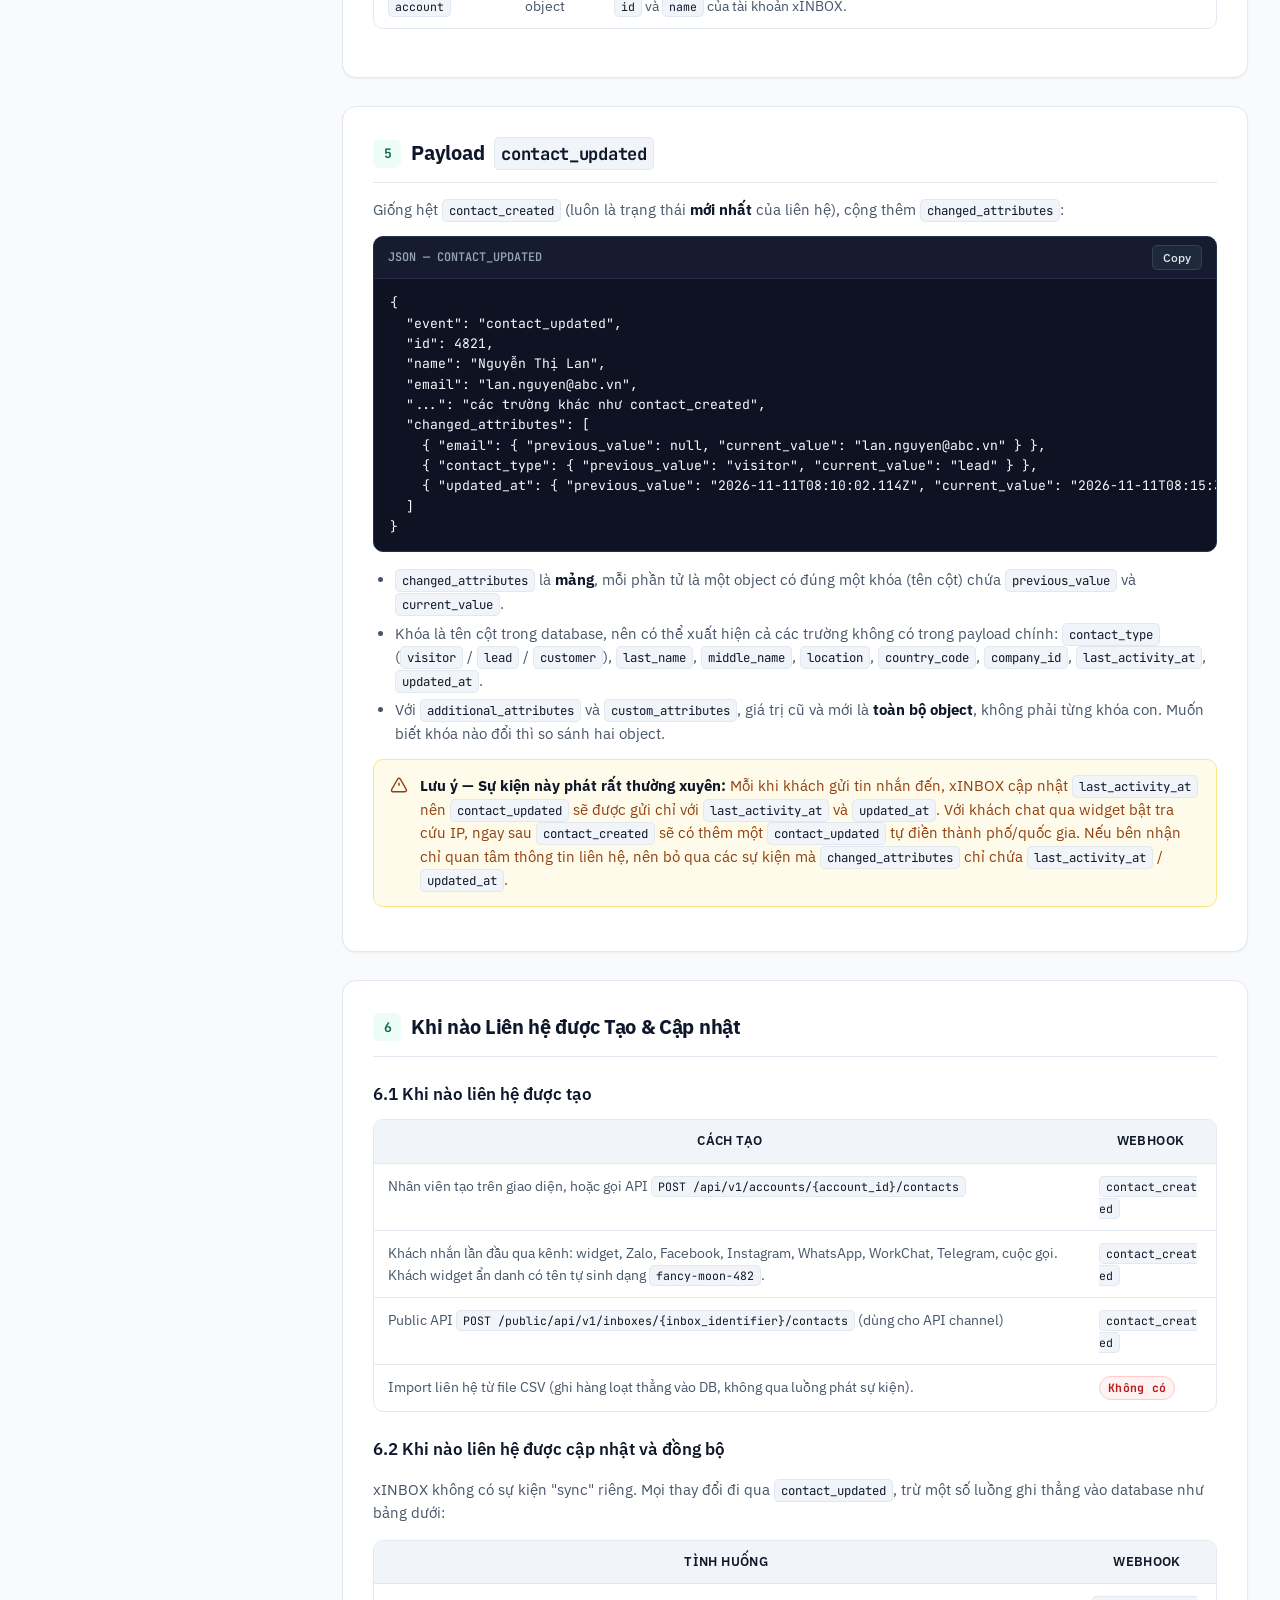
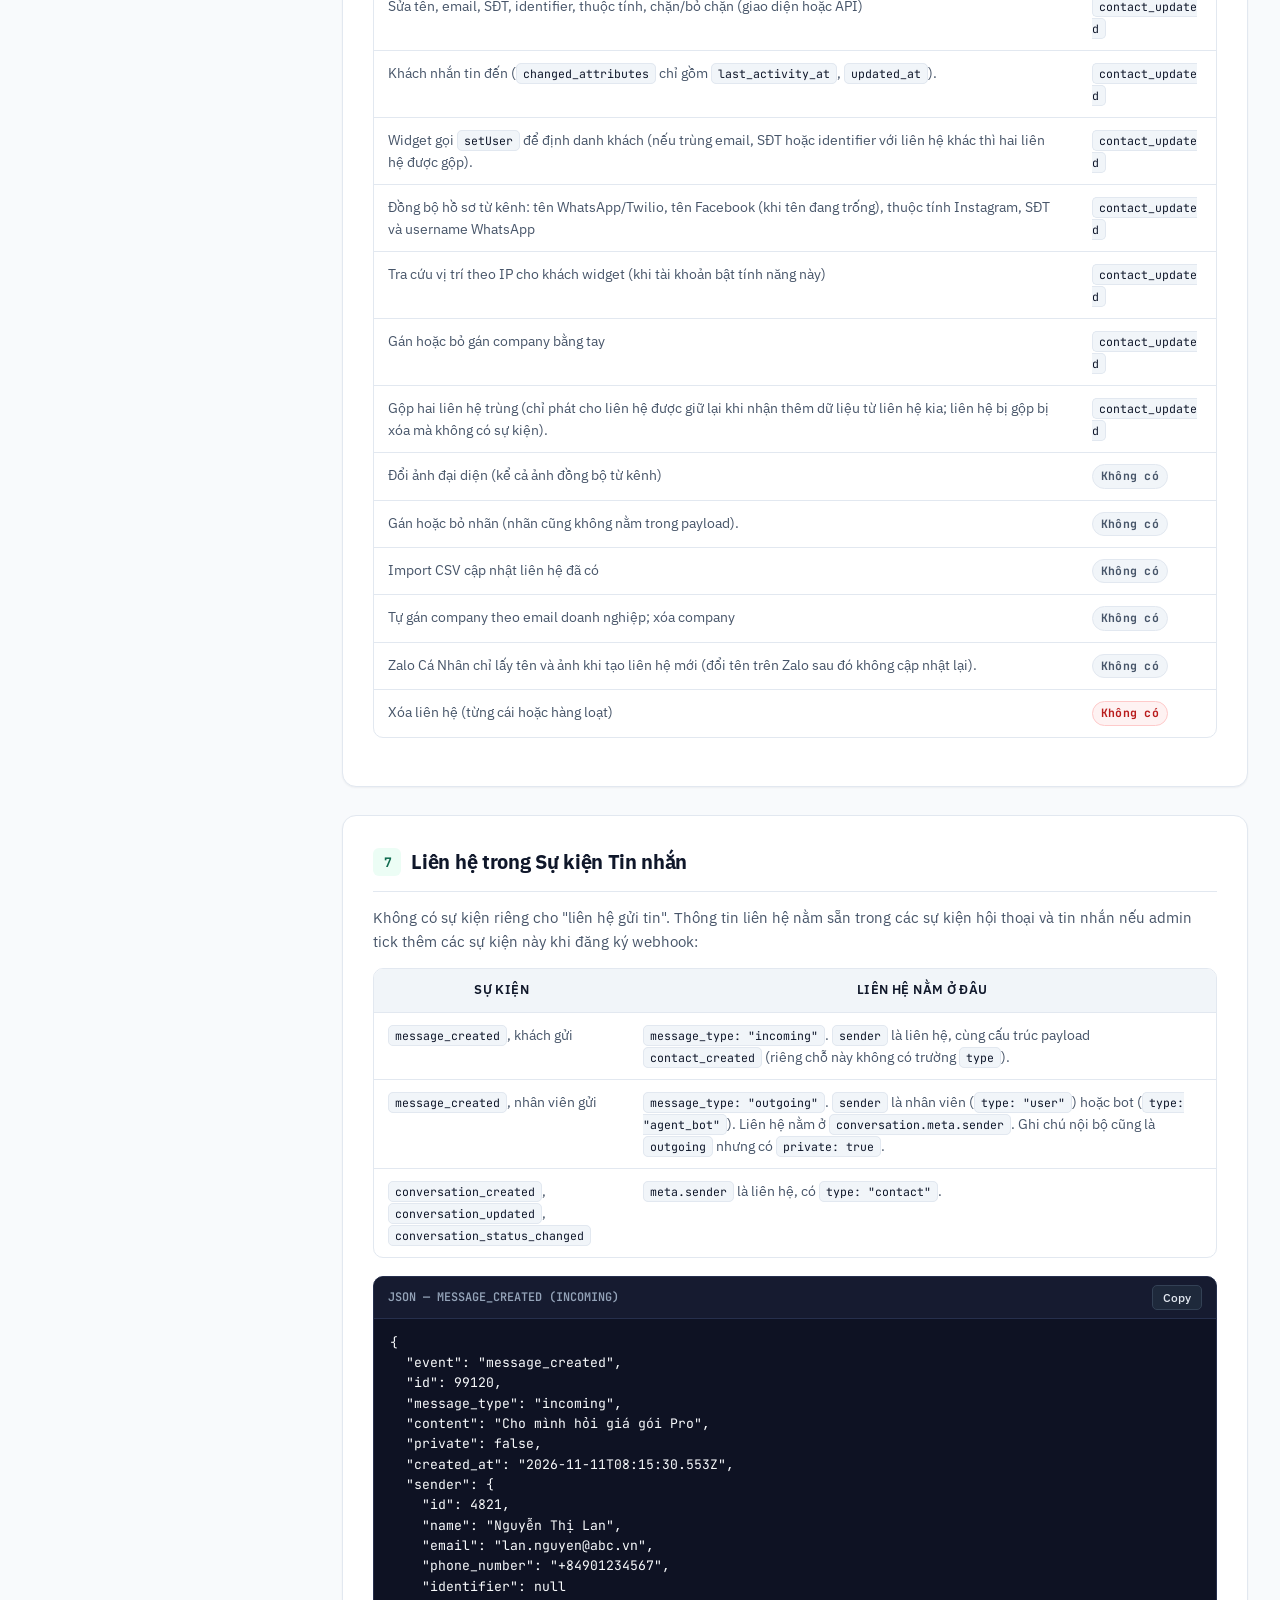
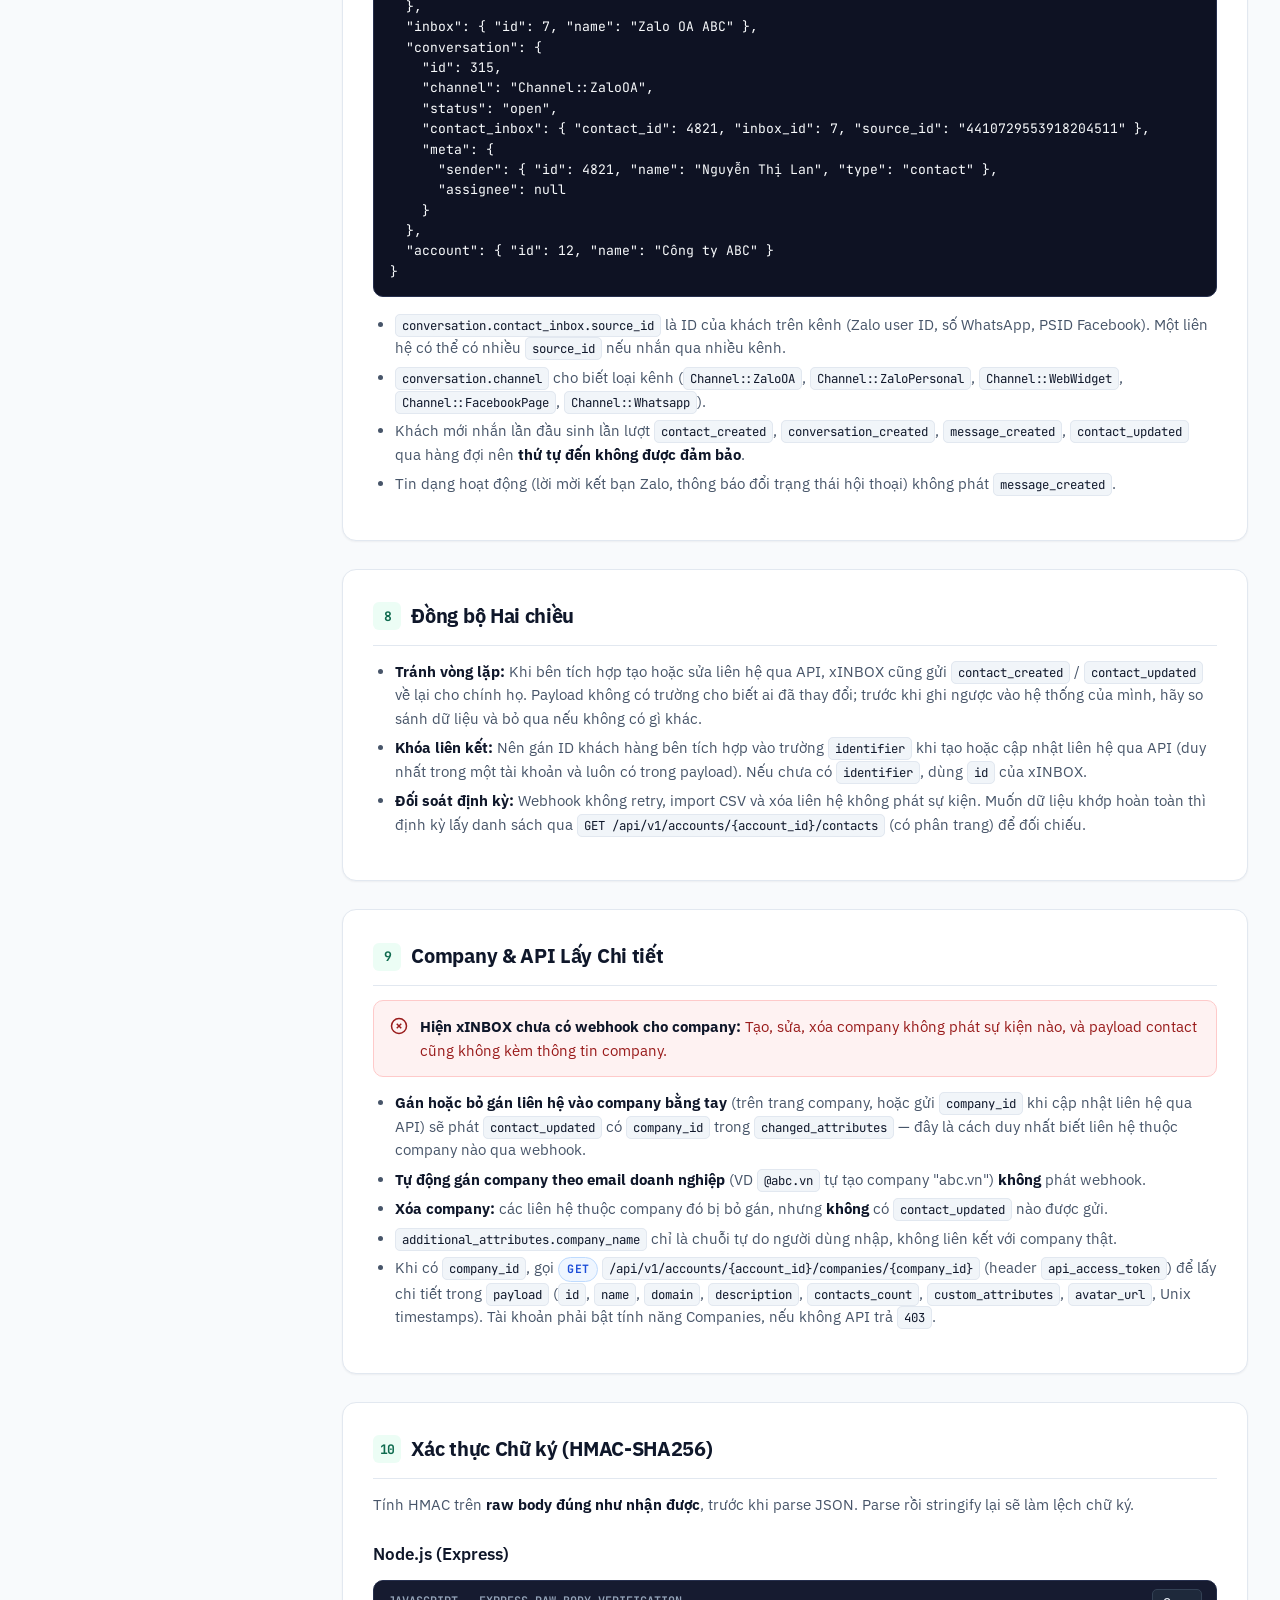
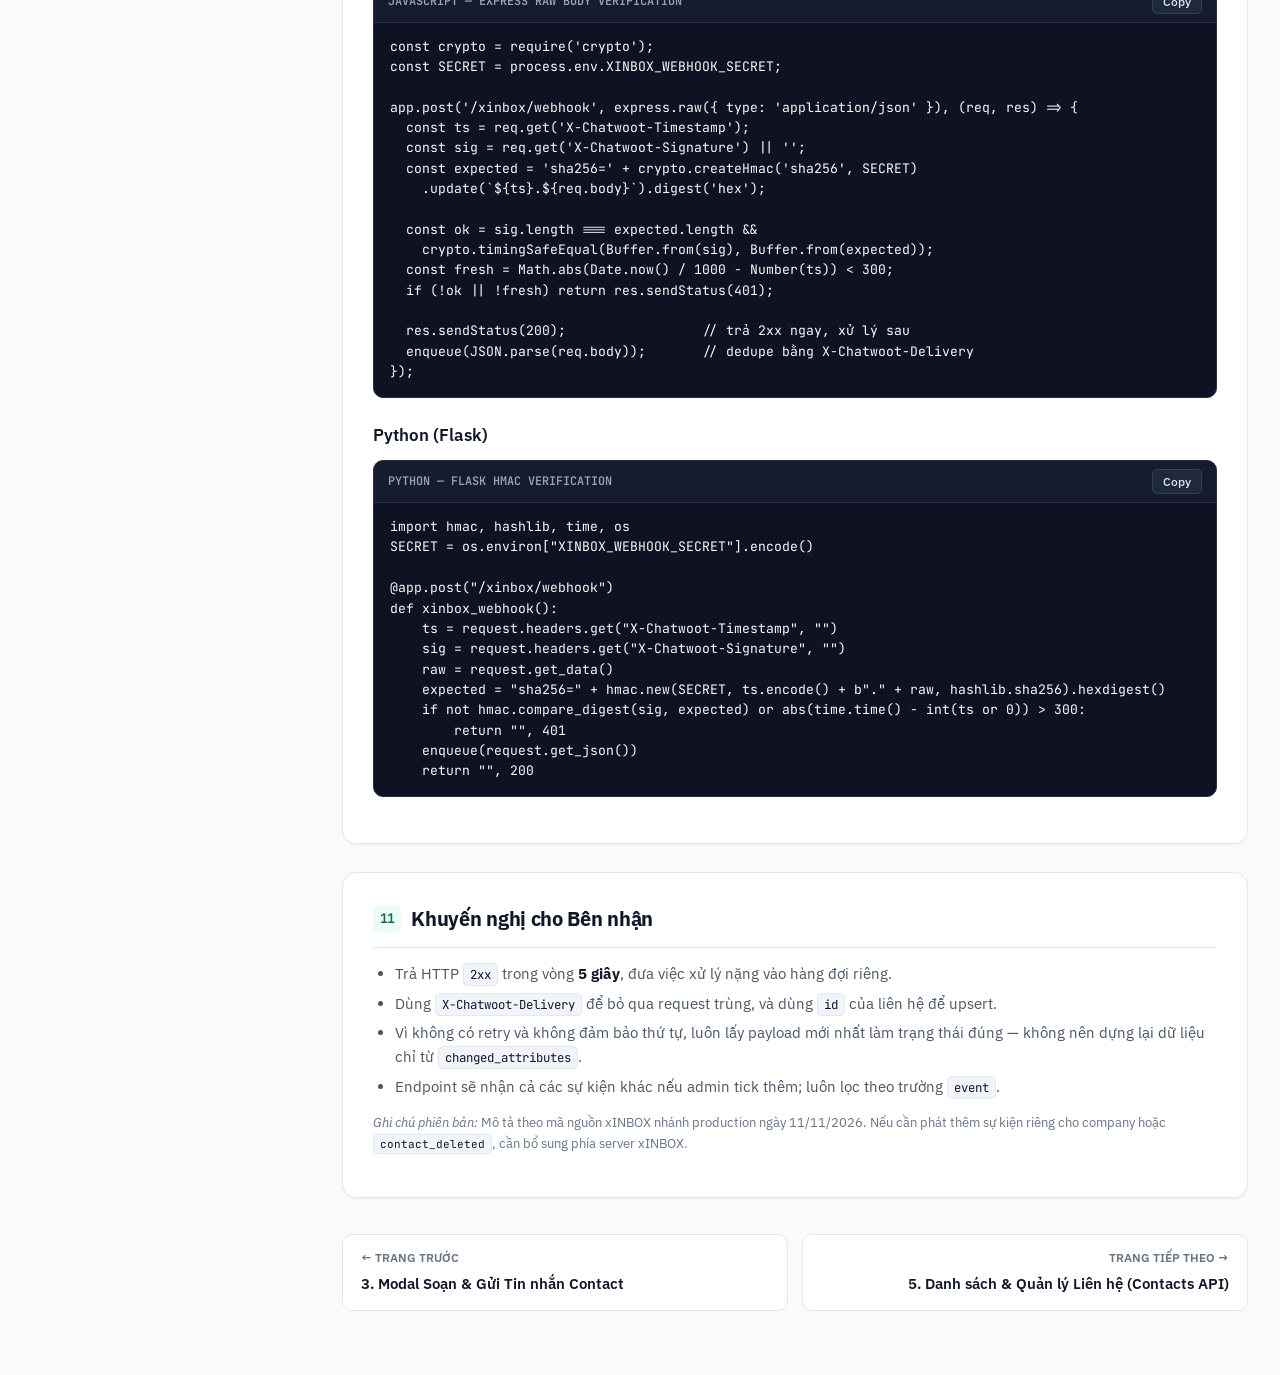
<file: webhooks.html>
<!DOCTYPE html>
<html lang="vi" data-theme="light">
<head>
  <meta charset="UTF-8" />
  <meta name="viewport" content="width=device-width, initial-scale=1.0" />
  <title>4. Webhook Contact &amp; Company — xINBOX Docs</title>
  <link rel="icon" type="image/svg+xml" href="./assets/logos/favicon.svg" />
  <link rel="preconnect" href="https://fonts.googleapis.com" />
  <link rel="preconnect" href="https://fonts.gstatic.com" crossorigin />
  <link href="https://fonts.googleapis.com/css2?family=IBM+Plex+Sans:wght@400;500;600;700&family=JetBrains+Mono:wght@400;500;600;700&display=swap" rel="stylesheet" />
  <link rel="stylesheet" href="./assets/docs.css" />
</head>
<body>
  <a class="skip-link" href="#main-content">Chuyển tới nội dung chính</a>

  <header class="topbar">
    <div class="topbar-inner">
      <a href="./index.html" class="brand" aria-label="xINBOX Integration Docs">
        <img src="./assets/logos/lockup-horizontal-ink.svg" alt="xINBOX" class="brand-logo brand-logo-light" />
        <img src="./assets/logos/lockup-horizontal-white.svg" alt="xINBOX" class="brand-logo brand-logo-dark" />
        <span class="brand-sub">Webhook Spec</span>
      </a>

      <nav class="nav-tabs" aria-label="Điều hướng tài liệu">
        <a href="./index.html" class="nav-tab">Tổng quan</a>
        <a href="./admin-integration.html" class="nav-tab">1. Quản trị &amp; API</a>
        <a href="./iframe-embed.html" class="nav-tab">2. Nhúng Iframe</a>
        <a href="./contact-modal.html" class="nav-tab">3. Modal Hội thoại</a>
        <a href="./webhooks.html" class="nav-tab is-active" aria-current="page">4. Webhook</a>
        <a href="./contact-list.html" class="nav-tab">5. Danh sách Liên hệ</a>
      </nav>

      <div class="topbar-actions">
        <button id="mobileTocBtn" class="icon-btn mobile-toc-btn" type="button" aria-expanded="false" aria-controls="tocSidebar">Mục lục</button>
        <div class="search-box">
          <svg viewBox="0 0 24 24" fill="none" stroke="currentColor" stroke-width="2" aria-hidden="true"><circle cx="11" cy="11" r="8"/><path d="m21 21-4.3-4.3"/></svg>
          <input id="docSearch" class="search-input" type="search" placeholder="Tìm event, header, hmac..." aria-label="Tìm nhanh trong trang" />
        </div>
        <button id="themeToggle" class="icon-btn" type="button" aria-pressed="false" aria-label="Chuyển chế độ sáng tối">
          <svg viewBox="0 0 24 24" fill="none" stroke="currentColor" stroke-width="2" aria-hidden="true"><circle cx="12" cy="12" r="4"/><path d="M12 2v2M12 20v2m-7.07-15.07 1.41 1.41m11.32 11.32 1.41 1.41M2 12h2m16 0h2m-15.07 7.07 1.41-1.41m11.32-11.32 1.41-1.41"/></svg>
          <span class="theme-label">Dark</span>
        </button>
      </div>
    </div>
  </header>

  <div class="shell">
    <aside id="tocSidebar" class="toc-sidebar" aria-label="Mục lục trang">
      <p class="toc-title">Mục lục Tài liệu</p>
      <ul class="toc-list">
        <li><a class="toc-link is-active" href="#sec-summary">1. Tóm tắt Sự kiện</a></li>
        <li><a class="toc-link" href="#sec-register">2. Cách đăng ký Webhook</a></li>
        <li><a class="toc-link" href="#sec-delivery">3. Cách xINBOX gửi Request</a></li>
        <li><a class="toc-link" href="#sec-created">4. Payload contact_created</a></li>
        <li><a class="toc-link" href="#sec-updated">5. Payload contact_updated</a></li>
        <li><a class="toc-link" href="#sec-triggers">6. Khi nào Tạo &amp; Cập nhật</a></li>
        <li><a class="toc-link" href="#sec-messages">7. Contact trong Tin nhắn</a></li>
        <li><a class="toc-link" href="#sec-sync">8. Đồng bộ Hai chiều</a></li>
        <li><a class="toc-link" href="#sec-company">9. Company &amp; API chi tiết</a></li>
        <li><a class="toc-link" href="#sec-signature">10. Xác thực Chữ ký HMAC</a></li>
        <li><a class="toc-link" href="#sec-best-practices">11. Khuyến nghị Bên nhận</a></li>
      </ul>
    </aside>

    <main id="main-content" class="doc-main">
      <section class="hero-card">
        <span class="hero-eyebrow">Phần 4 / 4 — Outgoing Webhook &amp; Two-Way Contact Sync</span>
        <h1 class="hero-title">Webhook Sự kiện Contact &amp; Company của xINBOX</h1>
        <p class="hero-desc">
          Dành cho đội kỹ thuật bên tích hợp. Trang này mô tả xINBOX gửi những sự kiện gì khi liên hệ (<em>contact</em>) và công ty (<em>company</em>) được tạo, cập nhật, đồng bộ hoặc nhắn tin, cấu trúc payload JSON, cơ chế đồng bộ hai chiều và cách xác thực chữ ký HMAC-SHA256.
        </p>
      </section>

      <div id="emptySearch" class="empty-search is-hidden">Không tìm thấy mục nào khớp từ khóa tìm kiếm.</div>

      <section id="sec-summary" class="doc-section" data-searchable>
        <h2><span class="sec-num">1</span> Tóm tắt Sự kiện</h2>
        <div class="cards-grid" style="grid-template-columns: repeat(auto-fit, minmax(210px, 1fr)); gap: 14px;">
          <div class="endpoint-card" style="margin: 0;">
            <div class="endpoint-head"><code>contact_created</code><span class="badge badge-post">Có gửi</span></div>
            <p style="margin: 0;">Khi một liên hệ mới được tạo.</p>
          </div>
          <div class="endpoint-card" style="margin: 0;">
            <div class="endpoint-head"><code>contact_updated</code><span class="badge badge-post">Có gửi</span></div>
            <p style="margin: 0;">Khi bất kỳ trường nào của liên hệ thay đổi. Kèm danh sách trường đã đổi.</p>
          </div>
          <div class="endpoint-card" style="margin: 0;">
            <div class="endpoint-head"><code>contact_deleted</code><span class="badge badge-delete">Không gửi</span></div>
            <p style="margin: 0;">Xóa liên hệ (kể cả khi gộp liên hệ trùng) không phát webhook.</p>
          </div>
          <div class="endpoint-card" style="margin: 0;">
            <div class="endpoint-head"><code>company_*</code><span class="badge badge-delete">Không gửi</span></div>
            <p style="margin: 0;">Chưa có sự kiện nào cho company: tạo, sửa, xóa đều không phát webhook.</p>
          </div>
        </div>
      </section>

      <section id="sec-register" class="doc-section" data-searchable>
        <h2><span class="sec-num">2</span> Cách đăng ký Webhook</h2>
        <ol>
          <li>Admin của tài khoản xINBOX vào <strong>Cài đặt → Tích hợp → Webhooks</strong>, bấm thêm webhook mới.</li>
          <li>Nhập URL nhận (<code>http</code>/<code>https</code>) của bên tích hợp, tick các sự kiện <code>contact_created</code> và <code>contact_updated</code>.</li>
          <li>Sau khi tạo, xINBOX hiển thị <strong>secret</strong> của webhook. Gửi secret này cho bên tích hợp qua kênh an toàn để họ xác thực chữ ký.</li>
        </ol>
        <p>Webhook gắn với cả tài khoản (<em>account</em>), nên nhận sự kiện của mọi inbox trong tài khoản đó. Mỗi URL chỉ đăng ký được một lần trong một tài khoản.</p>
      </section>

      <section id="sec-delivery" class="doc-section" data-searchable>
        <h2><span class="sec-num">3</span> Cách xINBOX gửi Request</h2>
        <div class="table-wrap">
          <table>
            <thead><tr><th>Mục</th><th>Giá trị</th></tr></thead>
            <tbody>
              <tr><td>Method</td><td><span class="badge badge-post">POST</span></td></tr>
              <tr><td>Body</td><td>JSON, UTF-8. Trường <code>event</code> cho biết loại sự kiện.</td></tr>
              <tr><td><code>Content-Type</code></td><td><code>application/json</code></td></tr>
              <tr><td><code>X-Chatwoot-Delivery</code></td><td>UUID riêng của mỗi lần gửi. Dùng để chống xử lý trùng.</td></tr>
              <tr><td><code>X-Chatwoot-Timestamp</code></td><td>Unix timestamp (giây) lúc ký.</td></tr>
              <tr><td><code>X-Chatwoot-Signature</code></td><td><code>sha256=&lt;hex&gt;</code>, là HMAC-SHA256 của chuỗi <code>"{timestamp}.{raw_body}"</code> với key là secret.</td></tr>
              <tr><td>Thành công</td><td>Chỉ mã HTTP <code>2xx</code>. Mọi mã khác (kể cả <code>3xx</code> không theo được, <code>4xx</code>, <code>5xx</code>) đều tính là lỗi.</td></tr>
              <tr><td>Timeout</td><td><strong>5 giây</strong> (mặc định). Quá thời gian thì coi là lỗi.</td></tr>
              <tr><td>Retry</td><td><strong>Không retry.</strong> Nếu endpoint lỗi hoặc timeout, sự kiện đó bị bỏ qua.</td></tr>
              <tr><td>URL nhận</td><td>Phải là địa chỉ public trên internet. xINBOX chặn gửi đến IP nội bộ / <code>localhost</code> để chống SSRF.</td></tr>
              <tr><td>Thứ tự</td><td>Gửi bất đồng bộ qua hàng đợi, không đảm bảo đúng thứ tự.</td></tr>
            </tbody>
          </table>
        </div>
        <div class="callout callout-info">
          <svg class="callout-icon" width="18" height="18" viewBox="0 0 24 24" fill="none" stroke="currentColor" stroke-width="2" aria-hidden="true"><circle cx="12" cy="12" r="10"/><path d="M12 16v-4"/><path d="M12 8h.01"/></svg>
          <p>Tên HTTP header mang tiền tố kỹ thuật <code>X-Chatwoot-</code> (<code>X-Chatwoot-Delivery</code>, <code>X-Chatwoot-Timestamp</code>, <code>X-Chatwoot-Signature</code>) theo đặc tả giao thức hạ tầng Webhook của máy chủ xINBOX. Bên nhận đọc đúng các tên header này khi xác thực.</p>
        </div>
      </section>

      <section id="sec-created" class="doc-section" data-searchable>
        <h2><span class="sec-num">4</span> Payload <code>contact_created</code></h2>
        <div class="code-block">
          <div class="code-header"><span class="code-lang">JSON — contact_created (ví dụ minh họa)</span><button class="copy-btn" type="button">Copy</button></div>
          <pre><code>{
  "event": "contact_created",
  "id": 4821,
  "name": "Nguyễn Thị Lan",
  "email": "lan.nguyen@abc.vn",
  "phone_number": "+84901234567",
  "identifier": null,
  "blocked": false,
  "avatar": "",
  "thumbnail": "",
  "additional_attributes": {
    "city": "Hà Nội",
    "country": "Vietnam",
    "company_name": "ABC Corp",
    "description": ""
  },
  "custom_attributes": {
    "ma_khach_hang": "KH-0091"
  },
  "account": { "id": 12, "name": "Công ty ABC" }
}</code></pre>
        </div>
        <div class="table-wrap">
          <table>
            <thead><tr><th>Trường</th><th>Kiểu</th><th>Ý nghĩa</th></tr></thead>
            <tbody>
              <tr><td><code>id</code></td><td>integer</td><td>ID liên hệ trong xINBOX. Dùng làm khóa đồng bộ chính.</td></tr>
              <tr><td><code>name</code></td><td>string</td><td>Tên hiển thị. Có thể là tên tự sinh nếu khách chat ẩn danh qua widget.</td></tr>
              <tr><td><code>email</code></td><td>string | null</td><td>Duy nhất trong một tài khoản.</td></tr>
              <tr><td><code>phone_number</code></td><td>string | null</td><td>Định dạng E.164, ví dụ <code>+84901234567</code>.</td></tr>
              <tr><td><code>identifier</code></td><td>string | null</td><td>Mã định danh do hệ thống ngoài gán (qua API hoặc widget SDK). Duy nhất trong tài khoản.</td></tr>
              <tr><td><code>blocked</code></td><td>boolean</td><td>Liên hệ có bị chặn không.</td></tr>
              <tr><td><code>avatar</code>, <code>thumbnail</code></td><td>string</td><td>URL ảnh đại diện, chuỗi rỗng nếu không có.</td></tr>
              <tr><td><code>additional_attributes</code></td><td>object</td><td>Thuộc tính hệ thống, không cố định khóa. Thường gặp: <code>city</code>, <code>country</code>, <code>country_code</code>, <code>company_name</code>, <code>description</code>, <code>social_profiles</code>, và các khóa <code>social_*</code> theo kênh.</td></tr>
              <tr><td><code>custom_attributes</code></td><td>object</td><td>Thuộc tính tùy chỉnh do tài khoản tự định nghĩa. Khóa là <code>attribute_key</code> đã cấu hình.</td></tr>
              <tr><td><code>account</code></td><td>object</td><td><code>id</code> và <code>name</code> của tài khoản xINBOX.</td></tr>
            </tbody>
          </table>
        </div>
      </section>

      <section id="sec-updated" class="doc-section" data-searchable>
        <h2><span class="sec-num">5</span> Payload <code>contact_updated</code></h2>
        <p>Giống hệt <code>contact_created</code> (luôn là trạng thái <strong>mới nhất</strong> của liên hệ), cộng thêm <code>changed_attributes</code>:</p>
        <div class="code-block">
          <div class="code-header"><span class="code-lang">JSON — contact_updated</span><button class="copy-btn" type="button">Copy</button></div>
          <pre><code>{
  "event": "contact_updated",
  "id": 4821,
  "name": "Nguyễn Thị Lan",
  "email": "lan.nguyen@abc.vn",
  "...": "các trường khác như contact_created",
  "changed_attributes": [
    { "email": { "previous_value": null, "current_value": "lan.nguyen@abc.vn" } },
    { "contact_type": { "previous_value": "visitor", "current_value": "lead" } },
    { "updated_at": { "previous_value": "2026-11-11T08:10:02.114Z", "current_value": "2026-11-11T08:15:30.553Z" } }
  ]
}</code></pre>
        </div>
        <ul>
          <li><code>changed_attributes</code> là <strong>mảng</strong>, mỗi phần tử là một object có đúng một khóa (tên cột) chứa <code>previous_value</code> và <code>current_value</code>.</li>
          <li>Khóa là tên cột trong database, nên có thể xuất hiện cả các trường không có trong payload chính: <code>contact_type</code> (<code>visitor</code> / <code>lead</code> / <code>customer</code>), <code>last_name</code>, <code>middle_name</code>, <code>location</code>, <code>country_code</code>, <code>company_id</code>, <code>last_activity_at</code>, <code>updated_at</code>.</li>
          <li>Với <code>additional_attributes</code> và <code>custom_attributes</code>, giá trị cũ và mới là <strong>toàn bộ object</strong>, không phải từng khóa con. Muốn biết khóa nào đổi thì so sánh hai object.</li>
        </ul>
        <div class="callout callout-warn">
          <svg class="callout-icon" width="18" height="18" viewBox="0 0 24 24" fill="none" stroke="currentColor" stroke-width="2" aria-hidden="true"><path d="m21.73 18-8-14a2 2 0 0 0-3.48 0l-8 14A2 2 0 0 0 4 21h16a2 2 0 0 0 1.73-3Z"/><path d="M12 9v4"/><path d="M12 17h.01"/></svg>
          <p><strong>Lưu ý — Sự kiện này phát rất thường xuyên:</strong> Mỗi khi khách gửi tin nhắn đến, xINBOX cập nhật <code>last_activity_at</code> nên <code>contact_updated</code> sẽ được gửi chỉ với <code>last_activity_at</code> và <code>updated_at</code>. Với khách chat qua widget bật tra cứu IP, ngay sau <code>contact_created</code> sẽ có thêm một <code>contact_updated</code> tự điền thành phố/quốc gia. Nếu bên nhận chỉ quan tâm thông tin liên hệ, nên bỏ qua các sự kiện mà <code>changed_attributes</code> chỉ chứa <code>last_activity_at</code> / <code>updated_at</code>.</p>
        </div>
      </section>

      <section id="sec-triggers" class="doc-section" data-searchable>
        <h2><span class="sec-num">6</span> Khi nào Liên hệ được Tạo &amp; Cập nhật</h2>

        <h3>6.1 Khi nào liên hệ được tạo</h3>
        <div class="table-wrap">
          <table>
            <thead><tr><th>Cách tạo</th><th>Webhook</th></tr></thead>
            <tbody>
              <tr><td>Nhân viên tạo trên giao diện, hoặc gọi API <code>POST /api/v1/accounts/{account_id}/contacts</code></td><td><code>contact_created</code></td></tr>
              <tr><td>Khách nhắn lần đầu qua kênh: widget, Zalo, Facebook, Instagram, WhatsApp, WorkChat, Telegram, cuộc gọi. Khách widget ẩn danh có tên tự sinh dạng <code>fancy-moon-482</code>.</td><td><code>contact_created</code></td></tr>
              <tr><td>Public API <code>POST /public/api/v1/inboxes/{inbox_identifier}/contacts</code> (dùng cho API channel)</td><td><code>contact_created</code></td></tr>
              <tr><td>Import liên hệ từ file CSV (ghi hàng loạt thẳng vào DB, không qua luồng phát sự kiện).</td><td><span class="badge badge-delete">Không có</span></td></tr>
            </tbody>
          </table>
        </div>

        <h3>6.2 Khi nào liên hệ được cập nhật và đồng bộ</h3>
        <p>xINBOX không có sự kiện "sync" riêng. Mọi thay đổi đi qua <code>contact_updated</code>, trừ một số luồng ghi thẳng vào database như bảng dưới:</p>
        <div class="table-wrap">
          <table>
            <thead><tr><th>Tình huống</th><th>Webhook</th></tr></thead>
            <tbody>
              <tr><td>Sửa tên, email, SĐT, identifier, thuộc tính, chặn/bỏ chặn (giao diện hoặc API)</td><td><code>contact_updated</code></td></tr>
              <tr><td>Khách nhắn tin đến (<code>changed_attributes</code> chỉ gồm <code>last_activity_at</code>, <code>updated_at</code>).</td><td><code>contact_updated</code></td></tr>
              <tr><td>Widget gọi <code>setUser</code> để định danh khách (nếu trùng email, SĐT hoặc identifier với liên hệ khác thì hai liên hệ được gộp).</td><td><code>contact_updated</code></td></tr>
              <tr><td>Đồng bộ hồ sơ từ kênh: tên WhatsApp/Twilio, tên Facebook (khi tên đang trống), thuộc tính Instagram, SĐT và username WhatsApp</td><td><code>contact_updated</code></td></tr>
              <tr><td>Tra cứu vị trí theo IP cho khách widget (khi tài khoản bật tính năng này)</td><td><code>contact_updated</code></td></tr>
              <tr><td>Gán hoặc bỏ gán company bằng tay</td><td><code>contact_updated</code></td></tr>
              <tr><td>Gộp hai liên hệ trùng (chỉ phát cho liên hệ được giữ lại khi nhận thêm dữ liệu từ liên hệ kia; liên hệ bị gộp bị xóa mà không có sự kiện).</td><td><code>contact_updated</code></td></tr>
              <tr><td>Đổi ảnh đại diện (kể cả ảnh đồng bộ từ kênh)</td><td><span class="badge badge-neutral">Không có</span></td></tr>
              <tr><td>Gán hoặc bỏ nhãn (nhãn cũng không nằm trong payload).</td><td><span class="badge badge-neutral">Không có</span></td></tr>
              <tr><td>Import CSV cập nhật liên hệ đã có</td><td><span class="badge badge-neutral">Không có</span></td></tr>
              <tr><td>Tự gán company theo email doanh nghiệp; xóa company</td><td><span class="badge badge-neutral">Không có</span></td></tr>
              <tr><td>Zalo Cá Nhân chỉ lấy tên và ảnh khi tạo liên hệ mới (đổi tên trên Zalo sau đó không cập nhật lại).</td><td><span class="badge badge-neutral">Không có</span></td></tr>
              <tr><td>Xóa liên hệ (từng cái hoặc hàng loạt)</td><td><span class="badge badge-delete">Không có</span></td></tr>
            </tbody>
          </table>
        </div>
      </section>

      <section id="sec-messages" class="doc-section" data-searchable>
        <h2><span class="sec-num">7</span> Liên hệ trong Sự kiện Tin nhắn</h2>
        <p>Không có sự kiện riêng cho "liên hệ gửi tin". Thông tin liên hệ nằm sẵn trong các sự kiện hội thoại và tin nhắn nếu admin tick thêm các sự kiện này khi đăng ký webhook:</p>
        <div class="table-wrap">
          <table>
            <thead><tr><th>Sự kiện</th><th>Liên hệ nằm ở đâu</th></tr></thead>
            <tbody>
              <tr><td><code>message_created</code>, khách gửi</td><td><code>message_type: "incoming"</code>. <code>sender</code> là liên hệ, cùng cấu trúc payload <code>contact_created</code> (riêng chỗ này không có trường <code>type</code>).</td></tr>
              <tr><td><code>message_created</code>, nhân viên gửi</td><td><code>message_type: "outgoing"</code>. <code>sender</code> là nhân viên (<code>type: "user"</code>) hoặc bot (<code>type: "agent_bot"</code>). Liên hệ nằm ở <code>conversation.meta.sender</code>. Ghi chú nội bộ cũng là <code>outgoing</code> nhưng có <code>private: true</code>.</td></tr>
              <tr><td><code>conversation_created</code>, <code>conversation_updated</code>, <code>conversation_status_changed</code></td><td><code>meta.sender</code> là liên hệ, có <code>type: "contact"</code>.</td></tr>
            </tbody>
          </table>
        </div>
        <div class="code-block">
          <div class="code-header"><span class="code-lang">JSON — message_created (incoming)</span><button class="copy-btn" type="button">Copy</button></div>
          <pre><code>{
  "event": "message_created",
  "id": 99120,
  "message_type": "incoming",
  "content": "Cho mình hỏi giá gói Pro",
  "private": false,
  "created_at": "2026-11-11T08:15:30.553Z",
  "sender": {
    "id": 4821,
    "name": "Nguyễn Thị Lan",
    "email": "lan.nguyen@abc.vn",
    "phone_number": "+84901234567",
    "identifier": null
  },
  "inbox": { "id": 7, "name": "Zalo OA ABC" },
  "conversation": {
    "id": 315,
    "channel": "Channel::ZaloOA",
    "status": "open",
    "contact_inbox": { "contact_id": 4821, "inbox_id": 7, "source_id": "4410729553918204511" },
    "meta": {
      "sender": { "id": 4821, "name": "Nguyễn Thị Lan", "type": "contact" },
      "assignee": null
    }
  },
  "account": { "id": 12, "name": "Công ty ABC" }
}</code></pre>
        </div>
        <ul>
          <li><code>conversation.contact_inbox.source_id</code> là ID của khách trên kênh (Zalo user ID, số WhatsApp, PSID Facebook). Một liên hệ có thể có nhiều <code>source_id</code> nếu nhắn qua nhiều kênh.</li>
          <li><code>conversation.channel</code> cho biết loại kênh (<code>Channel::ZaloOA</code>, <code>Channel::ZaloPersonal</code>, <code>Channel::WebWidget</code>, <code>Channel::FacebookPage</code>, <code>Channel::Whatsapp</code>).</li>
          <li>Khách mới nhắn lần đầu sinh lần lượt <code>contact_created</code>, <code>conversation_created</code>, <code>message_created</code>, <code>contact_updated</code> qua hàng đợi nên <strong>thứ tự đến không được đảm bảo</strong>.</li>
          <li>Tin dạng hoạt động (lời mời kết bạn Zalo, thông báo đổi trạng thái hội thoại) không phát <code>message_created</code>.</li>
        </ul>
      </section>

      <section id="sec-sync" class="doc-section" data-searchable>
        <h2><span class="sec-num">8</span> Đồng bộ Hai chiều</h2>
        <ul>
          <li><strong>Tránh vòng lặp:</strong> Khi bên tích hợp tạo hoặc sửa liên hệ qua API, xINBOX cũng gửi <code>contact_created</code> / <code>contact_updated</code> về lại cho chính họ. Payload không có trường cho biết ai đã thay đổi; trước khi ghi ngược vào hệ thống của mình, hãy so sánh dữ liệu và bỏ qua nếu không có gì khác.</li>
          <li><strong>Khóa liên kết:</strong> Nên gán ID khách hàng bên tích hợp vào trường <code>identifier</code> khi tạo hoặc cập nhật liên hệ qua API (duy nhất trong một tài khoản và luôn có trong payload). Nếu chưa có <code>identifier</code>, dùng <code>id</code> của xINBOX.</li>
          <li><strong>Đối soát định kỳ:</strong> Webhook không retry, import CSV và xóa liên hệ không phát sự kiện. Muốn dữ liệu khớp hoàn toàn thì định kỳ lấy danh sách qua <code>GET /api/v1/accounts/{account_id}/contacts</code> (có phân trang) để đối chiếu.</li>
        </ul>
      </section>

      <section id="sec-company" class="doc-section" data-searchable>
        <h2><span class="sec-num">9</span> Company &amp; API Lấy Chi tiết</h2>
        <div class="callout callout-danger">
          <svg class="callout-icon" width="18" height="18" viewBox="0 0 24 24" fill="none" stroke="currentColor" stroke-width="2" aria-hidden="true"><circle cx="12" cy="12" r="10"/><path d="m15 9-6 6"/><path d="m9 9 6 6"/></svg>
          <p><strong>Hiện xINBOX chưa có webhook cho company:</strong> Tạo, sửa, xóa company không phát sự kiện nào, và payload contact cũng không kèm thông tin company.</p>
        </div>
        <ul>
          <li><strong>Gán hoặc bỏ gán liên hệ vào company bằng tay</strong> (trên trang company, hoặc gửi <code>company_id</code> khi cập nhật liên hệ qua API) sẽ phát <code>contact_updated</code> có <code>company_id</code> trong <code>changed_attributes</code> — đây là cách duy nhất biết liên hệ thuộc company nào qua webhook.</li>
          <li><strong>Tự động gán company theo email doanh nghiệp</strong> (VD <code>@abc.vn</code> tự tạo company "abc.vn") <strong>không</strong> phát webhook.</li>
          <li><strong>Xóa company:</strong> các liên hệ thuộc company đó bị bỏ gán, nhưng <strong>không</strong> có <code>contact_updated</code> nào được gửi.</li>
          <li><code>additional_attributes.company_name</code> chỉ là chuỗi tự do người dùng nhập, không liên kết với company thật.</li>
          <li>Khi có <code>company_id</code>, gọi <span class="badge badge-get">GET</span> <code>/api/v1/accounts/{account_id}/companies/{company_id}</code> (header <code>api_access_token</code>) để lấy chi tiết trong <code>payload</code> (<code>id</code>, <code>name</code>, <code>domain</code>, <code>description</code>, <code>contacts_count</code>, <code>custom_attributes</code>, <code>avatar_url</code>, Unix timestamps). Tài khoản phải bật tính năng Companies, nếu không API trả <code>403</code>.</li>
        </ul>
      </section>

      <section id="sec-signature" class="doc-section" data-searchable>
        <h2><span class="sec-num">10</span> Xác thực Chữ ký (HMAC-SHA256)</h2>
        <p>Tính HMAC trên <strong>raw body đúng như nhận được</strong>, trước khi parse JSON. Parse rồi stringify lại sẽ làm lệch chữ ký.</p>

        <h3>Node.js (Express)</h3>
        <div class="code-block">
          <div class="code-header"><span class="code-lang">JavaScript — Express Raw Body Verification</span><button class="copy-btn" type="button">Copy</button></div>
          <pre><code>const crypto = require('crypto');
const SECRET = process.env.XINBOX_WEBHOOK_SECRET;

app.post('/xinbox/webhook', express.raw({ type: 'application/json' }), (req, res) =&gt; {
  const ts = req.get('X-Chatwoot-Timestamp');
  const sig = req.get('X-Chatwoot-Signature') || '';
  const expected = 'sha256=' + crypto.createHmac('sha256', SECRET)
    .update(`${ts}.${req.body}`).digest('hex');

  const ok = sig.length === expected.length &amp;&amp;
    crypto.timingSafeEqual(Buffer.from(sig), Buffer.from(expected));
  const fresh = Math.abs(Date.now() / 1000 - Number(ts)) &lt; 300;
  if (!ok || !fresh) return res.sendStatus(401);

  res.sendStatus(200);                 // trả 2xx ngay, xử lý sau
  enqueue(JSON.parse(req.body));       // dedupe bằng X-Chatwoot-Delivery
});</code></pre>
        </div>

        <h3>Python (Flask)</h3>
        <div class="code-block">
          <div class="code-header"><span class="code-lang">Python — Flask HMAC Verification</span><button class="copy-btn" type="button">Copy</button></div>
          <pre><code>import hmac, hashlib, time, os
SECRET = os.environ["XINBOX_WEBHOOK_SECRET"].encode()

@app.post("/xinbox/webhook")
def xinbox_webhook():
    ts = request.headers.get("X-Chatwoot-Timestamp", "")
    sig = request.headers.get("X-Chatwoot-Signature", "")
    raw = request.get_data()
    expected = "sha256=" + hmac.new(SECRET, ts.encode() + b"." + raw, hashlib.sha256).hexdigest()
    if not hmac.compare_digest(sig, expected) or abs(time.time() - int(ts or 0)) &gt; 300:
        return "", 401
    enqueue(request.get_json())
    return "", 200</code></pre>
        </div>
      </section>

      <section id="sec-best-practices" class="doc-section" data-searchable>
        <h2><span class="sec-num">11</span> Khuyến nghị cho Bên nhận</h2>
        <ul>
          <li>Trả HTTP <code>2xx</code> trong vòng <strong>5 giây</strong>, đưa việc xử lý nặng vào hàng đợi riêng.</li>
          <li>Dùng <code>X-Chatwoot-Delivery</code> để bỏ qua request trùng, và dùng <code>id</code> của liên hệ để upsert.</li>
          <li>Vì không có retry và không đảm bảo thứ tự, luôn lấy payload mới nhất làm trạng thái đúng — không nên dựng lại dữ liệu chỉ từ <code>changed_attributes</code>.</li>
          <li>Endpoint sẽ nhận cả các sự kiện khác nếu admin tick thêm; luôn lọc theo trường <code>event</code>.</li>
        </ul>
        <p style="margin-top: 12px; font-size: 0.82rem; color: var(--color-text-subtle);"><em>Ghi chú phiên bản:</em> Mô tả theo mã nguồn xINBOX nhánh production ngày 11/11/2026. Nếu cần phát thêm sự kiện riêng cho company hoặc <code>contact_deleted</code>, cần bổ sung phía server xINBOX.</p>
      </section>

      <nav class="page-pager" aria-label="Điều hướng trang tiếp theo">
        <a href="./contact-modal.html" class="pager-link">
          <span class="pager-label">&larr; Trang trước</span>
          <span class="pager-title">3. Modal Soạn &amp; Gửi Tin nhắn Contact</span>
        </a>
        <a href="./contact-list.html" class="pager-link" style="text-align: end;">
          <span class="pager-label">Trang tiếp theo &rarr;</span>
          <span class="pager-title">5. Danh sách &amp; Quản lý Liên hệ (Contacts API)</span>
        </a>
      </nav>
    </main>
  </div>

  <script src="./assets/docs.js" defer></script>
</body>
</html>
</file>
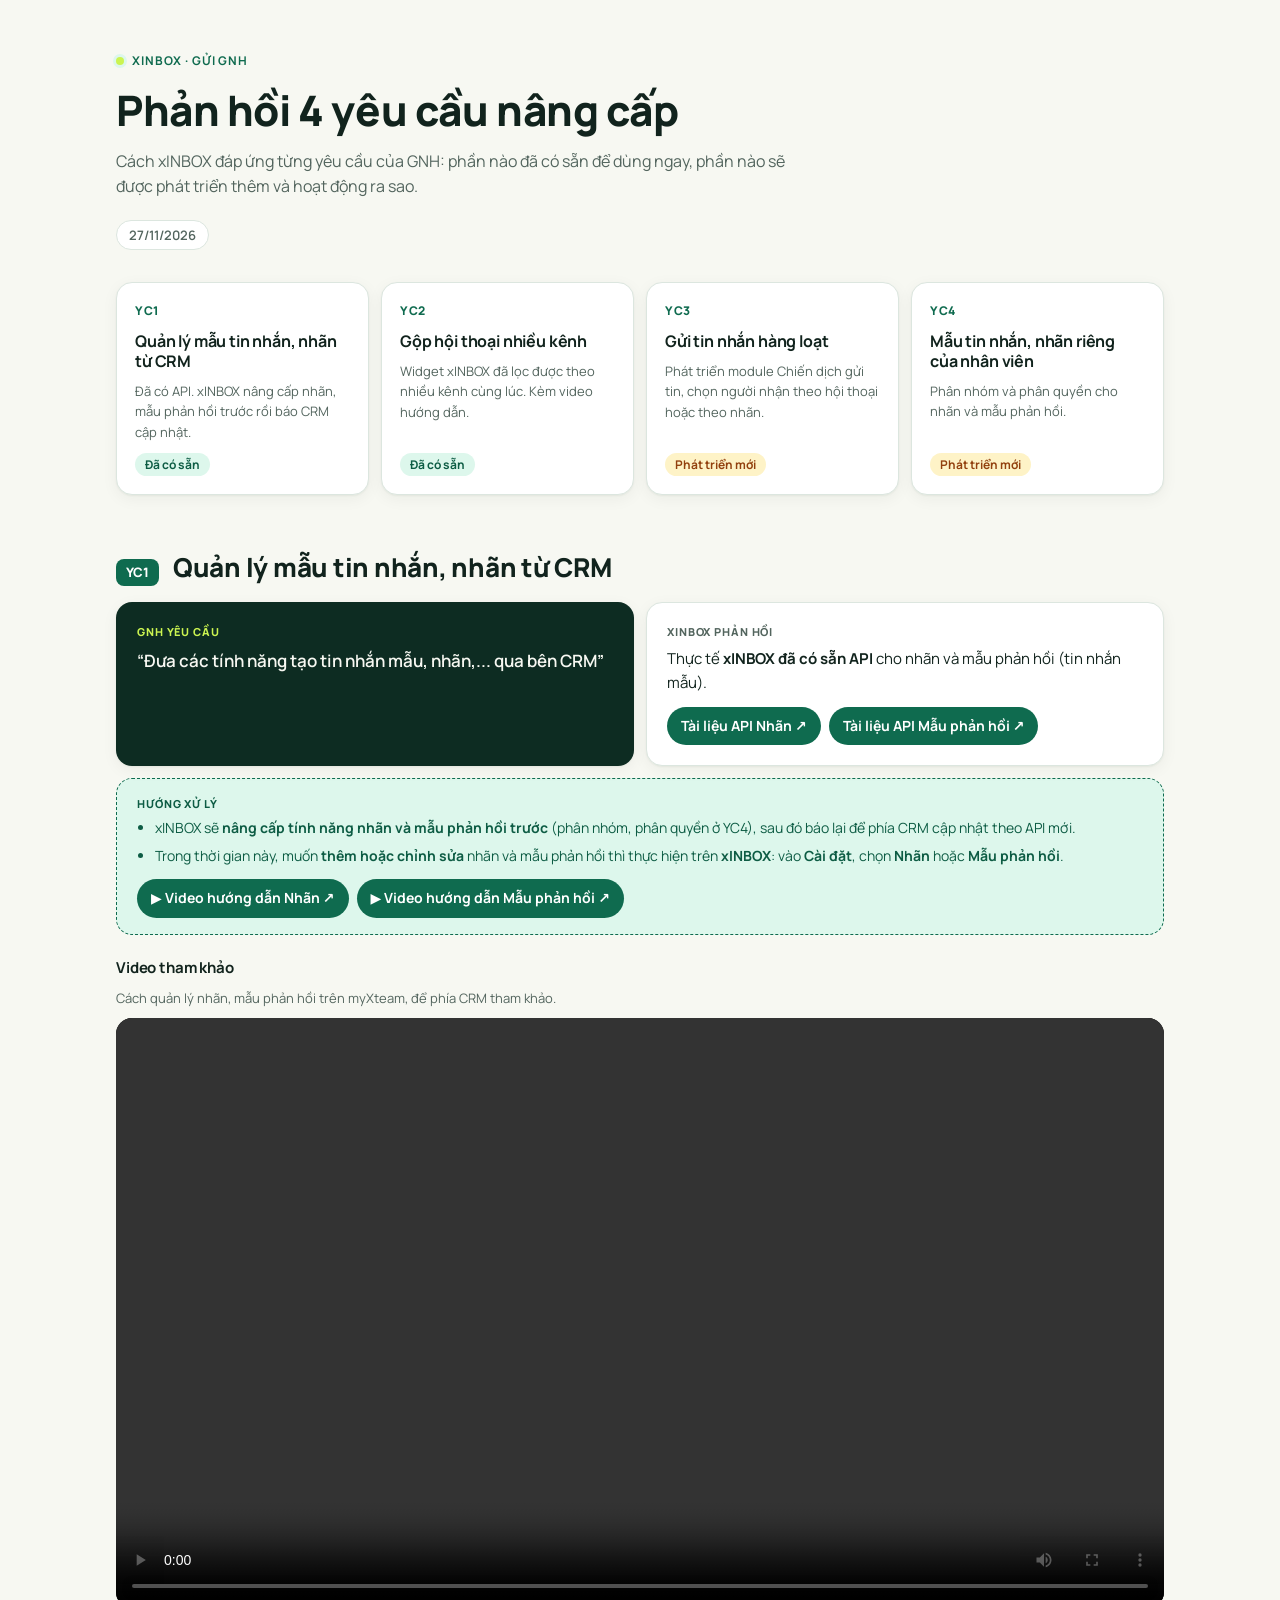
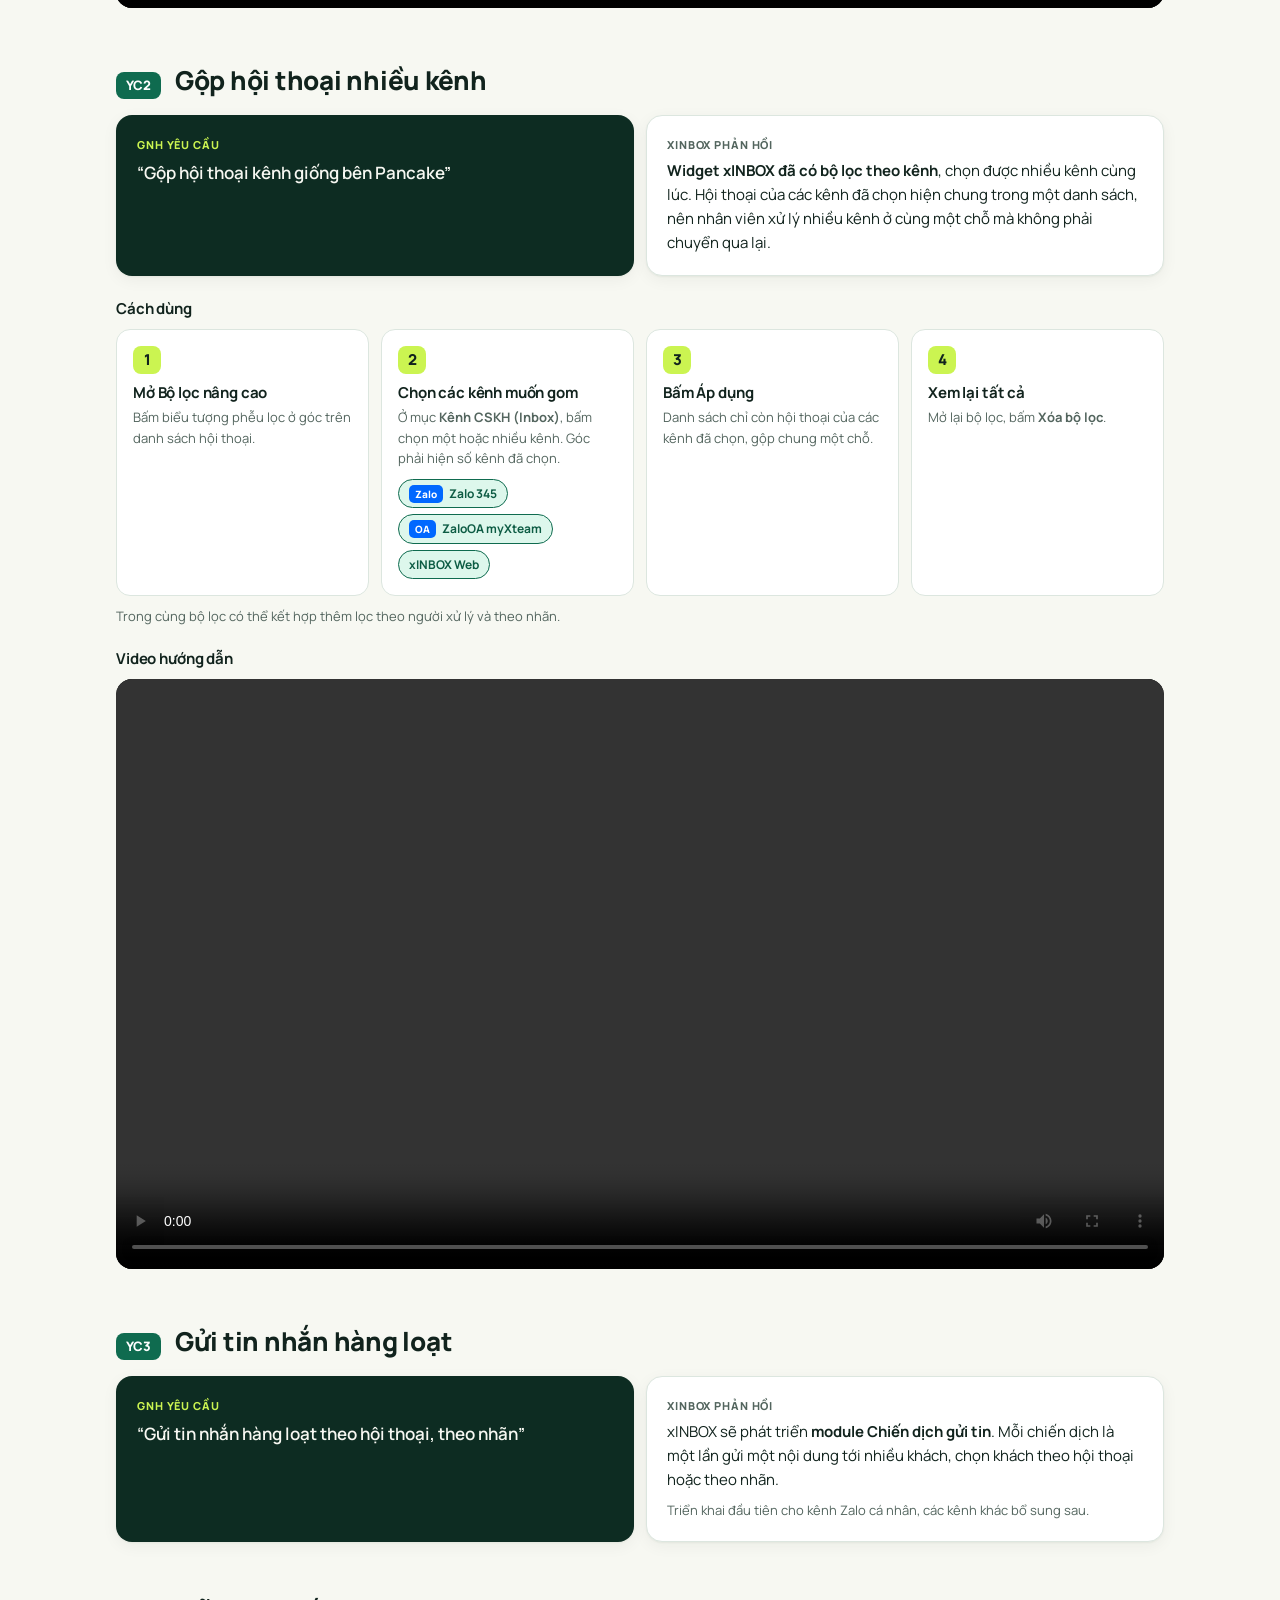
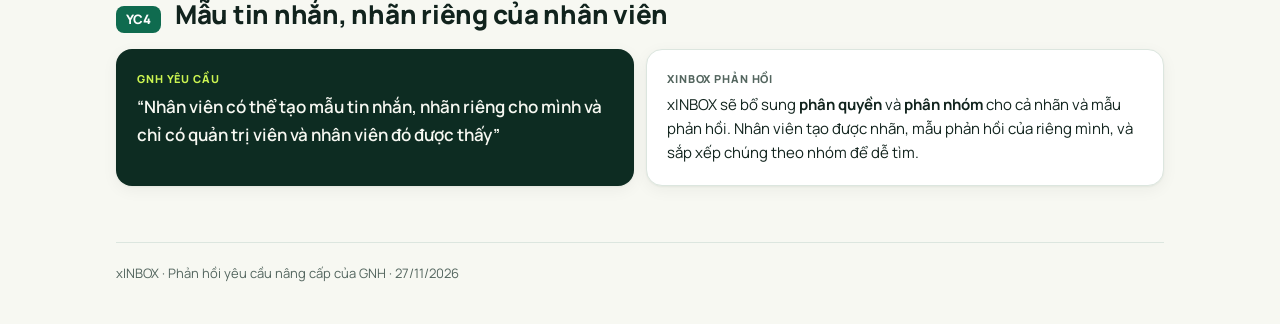
<file: responses/gnh-upgrade-requests.html>
<!doctype html>
<html lang="vi">
<head>
<meta charset="utf-8">
<meta name="viewport" content="width=device-width, initial-scale=1">
<title>Phản hồi yêu cầu GNH</title>
<link rel="icon" type="image/svg+xml" href="../assets/logos/favicon.svg">
<link rel="preconnect" href="https://fonts.googleapis.com">
<link rel="preconnect" href="https://fonts.gstatic.com" crossorigin>
<link href="https://fonts.googleapis.com/css2?family=Manrope:wght@400;500;600;700;800&display=swap" rel="stylesheet">
<style>
  :root {
    --paper: #F7F8F2; --surface: #FFFFFF; --subtle: #EDF2EE; --line: #DCE6DF;
    --ink: #11231D; --muted: #53655E; --green: #0F6B4F; --green-ink: #FFFFFF;
    --deep: #0D2C22; --lime: #CBF451; --mint: #DDF7EC; --mint-ink: #0D5C44;
    --amber: #92400E; --amber-bg: #FEF3C7; --red: #B42318; --red-bg: #FEE4E2;
    --shadow: 0 1px 2px rgba(17,35,29,.05), 0 4px 16px rgba(17,35,29,.05);
    --zalo: #0068FF; --ig: #D6249F; --fb: #1877F2;
  }
  @media (prefers-color-scheme: dark) {
    :root:not([data-theme="light"]) {
      --paper: #0D1613; --surface: #14201B; --subtle: #1A2823; --line: #26372F;
      --ink: #E7F0EB; --muted: #9AAFA5; --green: #1FD8A4; --green-ink: #0D2C22;
      --deep: #ADF0D4; --mint: #123A2E; --mint-ink: #ADF0D4;
      --amber: #F5B65A; --amber-bg: #3A2A10; --red: #F97066; --red-bg: #3B1513;
      --shadow: none;
    }
  }
  :root[data-theme="dark"] {
    --paper: #0D1613; --surface: #14201B; --subtle: #1A2823; --line: #26372F;
    --ink: #E7F0EB; --muted: #9AAFA5; --green: #1FD8A4; --green-ink: #0D2C22;
    --deep: #ADF0D4; --mint: #123A2E; --mint-ink: #ADF0D4;
    --amber: #F5B65A; --amber-bg: #3A2A10; --red: #F97066; --red-bg: #3B1513;
    --shadow: none;
  }

  * { box-sizing: border-box; }
  html { scroll-behavior: smooth; }
  body {
    margin: 0; background: var(--paper); color: var(--ink);
    font-family: Manrope, "Segoe UI", system-ui, -apple-system, sans-serif;
    font-size: 15px; line-height: 1.6; -webkit-font-smoothing: antialiased;
  }
  .wrap { max-width: 1080px; margin: 0 auto; padding: 0 16px; }
  h1, h2, h3, h4 { margin: 0; line-height: 1.25; letter-spacing: -0.01em; }
  p { margin: 0; }
  ul, ol { margin: 0; padding-left: 18px; }
  a { color: inherit; text-decoration: none; }
  b { font-weight: 700; }

  /* Header */
  header.hero { padding: 48px 0 32px; }
  .eyebrow { display: inline-flex; gap: 8px; align-items: center; font-size: 12px; font-weight: 700;
    letter-spacing: .08em; text-transform: uppercase; color: var(--green); }
  .eyebrow .dot { width: 8px; height: 8px; border-radius: 50%; background: var(--lime); box-shadow: 0 0 0 3px var(--mint); }
  .hero h1 { font-size: clamp(28px, 5vw, 42px); font-weight: 800; margin: 12px 0; }
  .hero .lead { color: var(--muted); max-width: 680px; font-size: 16px; }
  .meta { display: flex; flex-wrap: wrap; gap: 8px; margin-top: 20px; }
  .pill { display: inline-flex; align-items: center; gap: 6px; padding: 4px 12px; border-radius: 999px;
    border: 1px solid var(--line); background: var(--surface); font-size: 13px; font-weight: 600; color: var(--muted); }

  /* Overview */
  .overview { display: grid; grid-template-columns: repeat(auto-fit, minmax(230px, 1fr)); gap: 12px; }
  .ov { display: flex; flex-direction: column; gap: 10px; padding: 18px; border-radius: 16px; background: var(--surface);
    border: 1px solid var(--line); box-shadow: var(--shadow); transition: border-color .15s, transform .15s; }
  .ov:hover { border-color: var(--green); transform: translateY(-2px); }
  .ov .num { font-size: 12px; font-weight: 800; color: var(--green); letter-spacing: .06em; }
  .ov h3 { font-size: 16px; font-weight: 700; }
  .ov p { font-size: 13px; color: var(--muted); }
  .ov .tag { align-self: flex-start; margin-top: auto; }
  .tag { display: inline-block; padding: 2px 10px; border-radius: 999px; font-size: 12px; font-weight: 700; white-space: nowrap; }
  .tag.ok { background: var(--mint); color: var(--mint-ink); }
  .tag.new { background: var(--amber-bg); color: var(--amber); }
  .tag.neutral { background: var(--subtle); color: var(--muted); }

  /* Sections */
  section.yc { margin-top: 56px; scroll-margin-top: 16px; }
  .yc-head { display: flex; flex-wrap: wrap; align-items: baseline; gap: 8px 14px; margin-bottom: 16px; }
  .yc-badge { font-size: 13px; font-weight: 800; color: var(--green-ink); background: var(--green); padding: 3px 10px; border-radius: 8px; }
  .yc-head h2 { font-size: clamp(20px, 3.2vw, 26px); font-weight: 800; }
  .card { background: var(--surface); border: 1px solid var(--line); border-radius: 16px; padding: 20px; box-shadow: var(--shadow); }
  .quote { display: grid; grid-template-columns: repeat(auto-fit, minmax(260px, 1fr)); gap: 12px; margin-bottom: 12px; }
  .said { background: var(--deep); color: var(--paper); border-color: transparent; }
  .label { font-size: 11px; font-weight: 800; letter-spacing: .08em; text-transform: uppercase; color: var(--muted); margin-bottom: 6px; }
  .said .label { color: var(--lime); }
  .said p { font-size: 17px; font-weight: 600; }
  .answer p + p { margin-top: 8px; }
  .grid2 { display: grid; grid-template-columns: repeat(auto-fit, minmax(300px, 1fr)); gap: 12px; }
  h4 { font-size: 15px; font-weight: 700; margin-bottom: 8px; }
  .sub-title { margin: 24px 0 10px; }
  .muted { color: var(--muted); }
  .small { font-size: 13px; }
  .list { display: grid; gap: 6px; }

  /* Links */
  .links { display: flex; flex-wrap: wrap; gap: 8px; margin-top: 12px; }
  .ref { display: inline-flex; align-items: center; gap: 6px; padding: 8px 14px; border-radius: 999px;
    background: var(--green); color: var(--green-ink); font-size: 14px; font-weight: 700; }
  .ref:hover { background: var(--deep); color: var(--paper); }

  /* Table */
  table { width: 100%; border-collapse: collapse; font-size: 14px; }
  th, td { text-align: left; padding: 10px 12px; border-bottom: 1px solid var(--line); vertical-align: top; }
  th { font-size: 12px; text-transform: uppercase; letter-spacing: .06em; color: var(--muted); font-weight: 700; }
  tr:last-child td { border-bottom: 0; }
  .table-wrap { overflow-x: auto; }

  /* Steps */
  .steps { display: grid; grid-template-columns: repeat(auto-fit, minmax(190px, 1fr)); gap: 12px; }
  .step { padding: 16px; border-radius: 14px; background: var(--surface); border: 1px solid var(--line); }
  .step .n { width: 28px; height: 28px; border-radius: 8px; display: grid; place-items: center; font-weight: 800;
    background: var(--lime); color: #11231D; margin-bottom: 10px; }
  .step h4 { margin-bottom: 4px; }
  .step p { font-size: 13px; color: var(--muted); }
  .step .chips { display: flex; flex-wrap: wrap; gap: 6px; margin-top: 10px; }

  /* Chips */
  .chip { display: inline-flex; align-items: center; gap: 6px; padding: 4px 10px; border-radius: 999px; font-size: 12px;
    font-weight: 700; background: var(--surface); border: 1px solid var(--line); }
  .chip.on { background: var(--mint); border-color: var(--green); color: var(--mint-ink); }
  .ch { display: inline-block; font-size: 10px; font-weight: 800; color: #fff; padding: 1px 6px; border-radius: 5px; }
  .ch.zl { background: var(--zalo); } .ch.ig { background: var(--ig); } .ch.fb { background: var(--fb); }

  /* Video */
  .video { position: relative; aspect-ratio: 16 / 9; border-radius: 16px; overflow: hidden; background: #000; }
  .video iframe, .video video { position: absolute; inset: 0; width: 100%; height: 100%; border: 0; }

  /* Callouts */
  .callout { margin-top: 12px; border-radius: 16px; padding: 16px 20px; font-size: 14px; }
  .callout .label { margin-bottom: 4px; }
  .callout.todo { border: 1px dashed var(--green); background: var(--mint); color: var(--mint-ink); }
  .callout.todo .label { color: var(--mint-ink); }

  footer { margin: 56px 0 40px; padding-top: 20px; border-top: 1px solid var(--line); font-size: 13px; color: var(--muted); }

  @media (max-width: 520px) {
    header.hero { padding-top: 32px; }
    .card { padding: 16px; }
    th, td { padding: 8px; }
  }
</style>
</head>
<body>
<div class="wrap">

  <header class="hero">
    <span class="eyebrow"><span class="dot"></span>xINBOX · Gửi GNH</span>
    <h1>Phản hồi 4 yêu cầu nâng cấp</h1>
    <p class="lead">Cách xINBOX đáp ứng từng yêu cầu của GNH: phần nào đã có sẵn để dùng ngay, phần nào sẽ được phát triển thêm và hoạt động ra sao.</p>
    <div class="meta">
      <span class="pill">27/11/2026</span>
    </div>
  </header>

  <!-- Tổng quan -->
  <nav class="overview" aria-label="Tổng quan 4 yêu cầu">
    <a class="ov" href="#yc1">
      <span class="num">YC1</span>
      <h3>Quản lý mẫu tin nhắn, nhãn từ CRM</h3>
      <p>Đã có API. xINBOX nâng cấp nhãn, mẫu phản hồi trước rồi báo CRM cập nhật.</p>
      <span class="tag ok">Đã có sẵn</span>
    </a>
    <a class="ov" href="#yc2">
      <span class="num">YC2</span>
      <h3>Gộp hội thoại nhiều kênh</h3>
      <p>Widget xINBOX đã lọc được theo nhiều kênh cùng lúc. Kèm video hướng dẫn.</p>
      <span class="tag ok">Đã có sẵn</span>
    </a>
    <a class="ov" href="#yc3">
      <span class="num">YC3</span>
      <h3>Gửi tin nhắn hàng loạt</h3>
      <p>Phát triển module Chiến dịch gửi tin, chọn người nhận theo hội thoại hoặc theo nhãn.</p>
      <span class="tag new">Phát triển mới</span>
    </a>
    <a class="ov" href="#yc4">
      <span class="num">YC4</span>
      <h3>Mẫu tin nhắn, nhãn riêng của nhân viên</h3>
      <p>Phân nhóm và phân quyền cho nhãn và mẫu phản hồi.</p>
      <span class="tag new">Phát triển mới</span>
    </a>
  </nav>

  <!-- YC1 -->
  <section class="yc" id="yc1">
    <div class="yc-head"><span class="yc-badge">YC1</span><h2>Quản lý mẫu tin nhắn, nhãn từ CRM</h2></div>

    <div class="quote">
      <div class="card said">
        <div class="label">GNH yêu cầu</div>
        <p>“Đưa các tính năng tạo tin nhắn mẫu, nhãn,... qua bên CRM”</p>
      </div>
      <div class="card answer">
        <div class="label">xINBOX phản hồi</div>
        <p>Thực tế <b>xINBOX đã có sẵn API</b> cho nhãn và mẫu phản hồi (tin nhắn mẫu).</p>
        <div class="links">
          <a class="ref" href="../admin-integration.html#sec-group-d" target="_blank" rel="noopener">Tài liệu API Nhãn ↗</a>
          <a class="ref" href="../admin-integration.html#sec-group-ef" target="_blank" rel="noopener">Tài liệu API Mẫu phản hồi ↗</a>
        </div>
      </div>
    </div>

    <div class="callout todo">
      <div class="label">Hướng xử lý</div>
      <ul class="list">
        <li>xINBOX sẽ <b>nâng cấp tính năng nhãn và mẫu phản hồi trước</b> (phân nhóm, phân quyền ở YC4), sau đó báo lại để phía CRM cập nhật theo API mới.</li>
        <li>Trong thời gian này, muốn <b>thêm hoặc chỉnh sửa</b> nhãn và mẫu phản hồi thì thực hiện trên <b>xINBOX</b>: vào <b>Cài đặt</b>, chọn <b>Nhãn</b> hoặc <b>Mẫu phản hồi</b>.</li>
      </ul>
      <div class="links">
        <a class="ref" href="https://xinbox.hub.vn/video/#/v/nhan" target="_blank" rel="noopener">▶ Video hướng dẫn Nhãn ↗</a>
        <a class="ref" href="https://xinbox.hub.vn/video/#/v/tm" target="_blank" rel="noopener">▶ Video hướng dẫn Mẫu phản hồi ↗</a>
      </div>
    </div>

    <h4 class="sub-title">Video tham khảo</h4>
    <p class="small muted" style="margin-bottom:10px">Cách quản lý nhãn, mẫu phản hồi trên myXteam, để phía CRM tham khảo.</p>
    <div class="video">
      <video controls preload="metadata" src="https://s3.hcm-1.cloud.cmctelecom.vn/mxt-workchat/677639c30e9bfd2530f2a593/212481/67d55afb-0da7-42c5-9284-42e7d9f5d440/t%C3%ADnh%20n%C4%83ng%20th%C3%AAm%20nh%C3%A3n,%20m%E1%BA%ABu%20ph%E1%BA%A3n%20h%E1%BB%93i.mp4"></video>
    </div>
  </section>

  <!-- YC2 -->
  <section class="yc" id="yc2">
    <div class="yc-head"><span class="yc-badge">YC2</span><h2>Gộp hội thoại nhiều kênh</h2></div>

    <div class="quote">
      <div class="card said">
        <div class="label">GNH yêu cầu</div>
        <p>“Gộp hội thoại kênh giống bên Pancake”</p>
      </div>
      <div class="card answer">
        <div class="label">xINBOX phản hồi</div>
        <p><b>Widget xINBOX đã có bộ lọc theo kênh</b>, chọn được nhiều kênh cùng lúc. Hội thoại của các kênh đã chọn hiện chung trong một danh sách, nên nhân viên xử lý nhiều kênh ở cùng một chỗ mà không phải chuyển qua lại.</p>
      </div>
    </div>

    <h4 class="sub-title">Cách dùng</h4>
    <div class="steps">
      <div class="step">
        <div class="n">1</div>
        <h4>Mở Bộ lọc nâng cao</h4>
        <p>Bấm biểu tượng phễu lọc ở góc trên danh sách hội thoại.</p>
      </div>
      <div class="step">
        <div class="n">2</div>
        <h4>Chọn các kênh muốn gom</h4>
        <p>Ở mục <b>Kênh CSKH (Inbox)</b>, bấm chọn một hoặc nhiều kênh. Góc phải hiện số kênh đã chọn.</p>
        <div class="chips" aria-hidden="true">
          <span class="chip on"><span class="ch zl">Zalo</span>Zalo 345</span>
          <span class="chip on"><span class="ch zl">OA</span>ZaloOA myXteam</span>
          <span class="chip on">xINBOX Web</span>
        </div>
      </div>
      <div class="step">
        <div class="n">3</div>
        <h4>Bấm Áp dụng</h4>
        <p>Danh sách chỉ còn hội thoại của các kênh đã chọn, gộp chung một chỗ.</p>
      </div>
      <div class="step">
        <div class="n">4</div>
        <h4>Xem lại tất cả</h4>
        <p>Mở lại bộ lọc, bấm <b>Xóa bộ lọc</b>.</p>
      </div>
    </div>
    <p class="small muted" style="margin-top:10px">Trong cùng bộ lọc có thể kết hợp thêm lọc theo người xử lý và theo nhãn.</p>

    <h4 class="sub-title">Video hướng dẫn</h4>
    <div class="video">
      <video controls preload="metadata" src="https://s3.hcm-1.cloud.cmctelecom.vn/mxt-workchat/677639c30e9bfd2530f2a593/212481/47727b65-9663-4e16-b30f-7c142107792b/b%E1%BB%99%20l%E1%BB%8Dc%20n%C3%A2ng%20cao%20%C4%91%E1%BB%83%20gom%20nh%C3%B3m%20k%C3%AAnh.mp4"></video>
    </div>
  </section>

  <!-- YC3 -->
  <section class="yc" id="yc3">
    <div class="yc-head"><span class="yc-badge">YC3</span><h2>Gửi tin nhắn hàng loạt</h2></div>

    <div class="quote">
      <div class="card said">
        <div class="label">GNH yêu cầu</div>
        <p>“Gửi tin nhắn hàng loạt theo hội thoại, theo nhãn”</p>
      </div>
      <div class="card answer">
        <div class="label">xINBOX phản hồi</div>
        <p>xINBOX sẽ phát triển <b>module Chiến dịch gửi tin</b>. Mỗi chiến dịch là một lần gửi một nội dung tới nhiều khách, chọn khách theo hội thoại hoặc theo nhãn.</p>
        <p class="small muted">Triển khai đầu tiên cho kênh Zalo cá nhân, các kênh khác bổ sung sau.</p>
      </div>
    </div>
  </section>

  <!-- YC4 -->
  <section class="yc" id="yc4">
    <div class="yc-head"><span class="yc-badge">YC4</span><h2>Mẫu tin nhắn, nhãn riêng của nhân viên</h2></div>

    <div class="quote">
      <div class="card said">
        <div class="label">GNH yêu cầu</div>
        <p>“Nhân viên có thể tạo mẫu tin nhắn, nhãn riêng cho mình và chỉ có quản trị viên và nhân viên đó được thấy”</p>
      </div>
      <div class="card answer">
        <div class="label">xINBOX phản hồi</div>
        <p>xINBOX sẽ bổ sung <b>phân quyền</b> và <b>phân nhóm</b> cho cả nhãn và mẫu phản hồi. Nhân viên tạo được nhãn, mẫu phản hồi của riêng mình, và sắp xếp chúng theo nhóm để dễ tìm.</p>
      </div>
    </div>
  </section>

  <footer>
    xINBOX · Phản hồi yêu cầu nâng cấp của GNH · 27/11/2026
  </footer>

</div>
</body>
</html>
</file>
<file: assets/docs.css>
/* xINBOX Integration Docs — Minimalism & Swiss Developer Design System */
:root {
  --color-primary: #0f172a;
  --color-on-primary: #ffffff;
  --color-secondary: #1e293b;
  --color-accent: #0f6b4f;
  --color-accent-bright: #22c55e;
  --color-accent-soft: #ecfdf5;
  --color-accent-border: #a7f3d0;
  --color-bg: #f8fafc;
  --color-surface: #ffffff;
  --color-surface-muted: #f1f5f9;
  --color-border: #e2e8f0;
  --color-border-strong: #cbd5e1;
  --color-text: #0f172a;
  --color-text-muted: #475569;
  --color-text-subtle: #64748b;
  --color-code-bg: #0e1223;
  --color-code-header: #161b30;
  --color-code-fg: #f8fafc;
  --color-code-border: #262f4d;
  --color-info-bg: #eff6ff;
  --color-info-border: #bfdbfe;
  --color-info-fg: #1e40af;
  --color-warn-bg: #fffbeb;
  --color-warn-border: #fde68a;
  --color-warn-fg: #92400e;
  --color-danger-bg: #fef2f2;
  --color-danger-border: #fecaca;
  --color-danger-fg: #991b1b;
  --color-danger: #ef4444;
  --color-ring: #0f6b4f;
  --shadow-sm: 0 1px 2px rgba(15, 23, 42, 0.05);
  --shadow-md: 0 4px 12px rgba(15, 23, 42, 0.07);
  --radius-sm: 6px;
  --radius-md: 10px;
  --radius-lg: 14px;
  --header-height: 64px;
  --sidebar-width: 272px;
  --font-sans: 'IBM Plex Sans', -apple-system, BlinkMacSystemFont, 'Segoe UI', Roboto, sans-serif;
  --font-mono: 'JetBrains Mono', ui-monospace, SFMono-Regular, Menlo, Monaco, Consolas, monospace;
}

html[data-theme='dark'] {
  --color-primary: #f8fafc;
  --color-on-primary: #0f172a;
  --color-secondary: #1e293b;
  --color-accent: #22c55e;
  --color-accent-bright: #4ade80;
  --color-accent-soft: rgba(34, 197, 94, 0.12);
  --color-accent-border: rgba(34, 197, 94, 0.32);
  --color-bg: #020617;
  --color-surface: #0e1223;
  --color-surface-muted: #1a1e2f;
  --color-border: #27324b;
  --color-border-strong: #334155;
  --color-text: #f8fafc;
  --color-text-muted: #cbd5e1;
  --color-text-subtle: #94a3b8;
  --color-code-bg: #070a14;
  --color-code-header: #11162b;
  --color-code-fg: #f8fafc;
  --color-code-border: #262f4d;
  --color-info-bg: rgba(59, 130, 246, 0.12);
  --color-info-border: rgba(59, 130, 246, 0.35);
  --color-info-fg: #93c5fd;
  --color-warn-bg: rgba(245, 158, 11, 0.12);
  --color-warn-border: rgba(245, 158, 11, 0.35);
  --color-warn-fg: #fcd34d;
  --color-danger-bg: rgba(239, 68, 68, 0.12);
  --color-danger-border: rgba(239, 68, 68, 0.35);
  --color-danger-fg: #fca5a5;
  --color-ring: #22c55e;
  --shadow-sm: 0 1px 2px rgba(0, 0, 0, 0.25);
  --shadow-md: 0 6px 18px rgba(0, 0, 0, 0.4);
}

*,
*::before,
*::after {
  box-sizing: border-box;
}

html {
  scroll-behavior: smooth;
  font-size: 16px;
}

body {
  margin: 0;
  font-family: var(--font-sans);
  background-color: var(--color-bg);
  color: var(--color-text);
  line-height: 1.6;
  -webkit-font-smoothing: antialiased;
}

a {
  color: var(--color-accent);
  text-decoration: none;
}

a:hover {
  text-decoration: underline;
}

:focus-visible {
  outline: 2px solid var(--color-ring);
  outline-offset: 2px;
  border-radius: 4px;
}

button,
[role='button'],
a {
  cursor: pointer;
}

.skip-link {
  position: absolute;
  inset-block-start: -100px;
  inset-inline-start: 16px;
  z-index: 200;
  background: var(--color-accent);
  color: #ffffff;
  padding: 8px 14px;
  border-radius: var(--radius-sm);
  font-weight: 600;
}

.skip-link:focus {
  inset-block-start: 12px;
}

/* Top Navigation Header */
.topbar {
  position: sticky;
  inset-block-start: 0;
  z-index: 60;
  min-block-size: var(--header-height);
  background: color-mix(in srgb, var(--color-surface) 92%, transparent);
  backdrop-filter: blur(10px);
  border-block-end: 1px solid var(--color-border);
}

.topbar-inner {
  max-inline-size: 1440px;
  margin-inline: auto;
  padding-inline: clamp(16px, 2.5vw, 32px);
  min-block-size: var(--header-height);
  display: flex;
  align-items: center;
  justify-content: space-between;
  gap: 16px;
  flex-wrap: wrap;
}

.brand {
  display: inline-flex;
  align-items: center;
  gap: 10px;
  color: var(--color-text);
  font-weight: 700;
  font-size: 0.95rem;
  letter-spacing: -0.01em;
  text-decoration: none;
  flex-shrink: 0;
}

.brand:hover {
  text-decoration: none;
}

.brand-logo {
  block-size: 26px;
  inline-size: auto;
  display: block;
  object-fit: contain;
}

.brand-logo-dark {
  display: none;
}

html[data-theme='dark'] .brand-logo-light {
  display: none;
}

html[data-theme='dark'] .brand-logo-dark {
  display: block;
}

.brand-sub {
  font-size: 0.75rem;
  font-weight: 500;
  color: var(--color-text-subtle);
  padding-inline-start: 10px;
  border-inline-start: 1px solid var(--color-border-strong);
}

.nav-tabs {
  display: flex;
  align-items: center;
  gap: 6px;
  overflow-x: auto;
  padding-block: 4px;
}

.nav-tab {
  display: inline-flex;
  align-items: center;
  gap: 6px;
  padding: 7px 12px;
  border-radius: var(--radius-sm);
  font-size: 0.84rem;
  font-weight: 500;
  color: var(--color-text-muted);
  white-space: nowrap;
  transition: background-color 150ms ease, color 150ms ease;
}

.nav-tab:hover {
  background: var(--color-surface-muted);
  color: var(--color-text);
  text-decoration: none;
}

.nav-tab.is-active {
  background: var(--color-accent-soft);
  color: var(--color-accent);
  font-weight: 600;
  border: 1px solid var(--color-accent-border);
}

.topbar-actions {
  display: flex;
  align-items: center;
  gap: 8px;
  margin-inline-start: auto;
}

.search-box {
  position: relative;
  display: inline-flex;
  align-items: center;
}

.search-box svg {
  position: absolute;
  inset-inline-start: 10px;
  inline-size: 15px;
  block-size: 15px;
  color: var(--color-text-subtle);
  pointer-events: none;
}

.search-input {
  inline-size: clamp(160px, 18vw, 240px);
  padding: 7px 12px 7px 32px;
  border-radius: var(--radius-sm);
  border: 1px solid var(--color-border);
  background: var(--color-surface-muted);
  color: var(--color-text);
  font-family: var(--font-sans);
  font-size: 0.82rem;
  transition: border-color 150ms ease, background-color 150ms ease;
}

.search-input:focus {
  outline: none;
  border-color: var(--color-accent);
  background: var(--color-surface);
}

.icon-btn {
  display: inline-flex;
  align-items: center;
  justify-content: center;
  gap: 6px;
  padding: 7px 10px;
  border-radius: var(--radius-sm);
  border: 1px solid var(--color-border);
  background: var(--color-surface);
  color: var(--color-text-muted);
  font-family: var(--font-sans);
  font-size: 0.8rem;
  font-weight: 500;
  transition: background-color 150ms ease, border-color 150ms ease, color 150ms ease;
}

.icon-btn:hover {
  background: var(--color-surface-muted);
  color: var(--color-text);
}

.icon-btn svg {
  inline-size: 16px;
  block-size: 16px;
}

.mobile-toc-btn {
  display: none;
}

/* Main Workspace Shell */
.shell {
  max-inline-size: 1440px;
  margin-inline: auto;
  padding: clamp(20px, 3vw, 36px) clamp(16px, 2.5vw, 32px) 64px;
  display: grid;
  grid-template-columns: var(--sidebar-width) minmax(0, 1fr);
  gap: clamp(24px, 3vw, 48px);
  align-items: start;
}

.shell.shell-portal {
  grid-template-columns: minmax(0, 1fr);
}

/* Sticky Left Sidebar TOC */
.toc-sidebar {
  position: sticky;
  inset-block-start: calc(var(--header-height) + 24px);
  max-block-size: calc(100vh - var(--header-height) - 48px);
  overflow-y: auto;
  padding: 16px;
  background: var(--color-surface);
  border: 1px solid var(--color-border);
  border-radius: var(--radius-lg);
  box-shadow: var(--shadow-sm);
}

.toc-title {
  margin: 0 0 12px;
  font-size: 0.72rem;
  font-weight: 700;
  text-transform: uppercase;
  letter-spacing: 0.08em;
  color: var(--color-text-subtle);
}

.toc-list {
  list-style: none;
  margin: 0;
  padding: 0;
  display: flex;
  flex-direction: column;
  gap: 2px;
}

.toc-link {
  display: block;
  padding: 6px 10px;
  border-radius: var(--radius-sm);
  font-size: 0.83rem;
  color: var(--color-text-muted);
  border-inline-start: 2px solid transparent;
  transition: background-color 140ms ease, color 140ms ease, border-color 140ms ease;
}

.toc-link:hover {
  background: var(--color-surface-muted);
  color: var(--color-text);
  text-decoration: none;
}

.toc-link.is-active {
  background: var(--color-accent-soft);
  color: var(--color-accent);
  font-weight: 600;
  border-inline-start-color: var(--color-accent);
}

.toc-link.is-sub {
  padding-inline-start: 22px;
  font-size: 0.79rem;
}

/* Content Column */
.doc-main {
  min-inline-size: 0;
  display: flex;
  flex-direction: column;
  gap: 28px;
}

.hero-card {
  background: var(--color-surface);
  border: 1px solid var(--color-border);
  border-radius: var(--radius-lg);
  padding: clamp(22px, 3vw, 34px);
  box-shadow: var(--shadow-sm);
  position: relative;
  overflow: hidden;
}

.hero-card::before {
  content: '';
  position: absolute;
  inset-block-start: 0;
  inset-inline-start: 0;
  inset-inline-end: 0;
  block-size: 4px;
  background: linear-gradient(90deg, #0f6b4f, #22c55e, #0ea5e9);
}

.hero-eyebrow {
  display: inline-flex;
  align-items: center;
  gap: 6px;
  padding: 4px 10px;
  border-radius: 999px;
  font-size: 0.75rem;
  font-weight: 600;
  background: var(--color-accent-soft);
  color: var(--color-accent);
  border: 1px solid var(--color-accent-border);
  margin-block-end: 12px;
}

.hero-title {
  margin: 0 0 10px;
  font-size: clamp(1.45rem, 2.5vw, 2.05rem);
  font-weight: 700;
  line-height: 1.25;
  letter-spacing: -0.02em;
  color: var(--color-text);
}

.hero-desc {
  margin: 0;
  max-inline-size: 78ch;
  color: var(--color-text-muted);
  font-size: 0.96rem;
}

.meta-strip {
  margin-block-start: 18px;
  display: flex;
  flex-wrap: wrap;
  gap: 10px;
}

.meta-pill {
  display: inline-flex;
  align-items: center;
  gap: 6px;
  padding: 5px 10px;
  border-radius: var(--radius-sm);
  background: var(--color-surface-muted);
  border: 1px solid var(--color-border);
  font-size: 0.78rem;
  color: var(--color-text-muted);
  font-weight: 500;
}

/* Section Cards */
.doc-section {
  background: var(--color-surface);
  border: 1px solid var(--color-border);
  border-radius: var(--radius-lg);
  padding: clamp(20px, 2.6vw, 30px);
  box-shadow: var(--shadow-sm);
  scroll-margin-top: calc(var(--header-height) + 20px);
}

.doc-section h2 {
  margin: 0 0 14px;
  font-size: 1.28rem;
  font-weight: 700;
  letter-spacing: -0.015em;
  display: flex;
  align-items: center;
  gap: 10px;
  padding-block-end: 12px;
  border-block-end: 1px solid var(--color-border);
}

.doc-section h3 {
  margin: 24px 0 10px;
  font-size: 1.04rem;
  font-weight: 600;
  color: var(--color-text);
  scroll-margin-top: calc(var(--header-height) + 20px);
}

.doc-section h4 {
  margin: 18px 0 8px;
  font-size: 0.94rem;
  font-weight: 600;
  color: var(--color-text);
}

.doc-section p,
.doc-section li {
  color: var(--color-text-muted);
  font-size: 0.92rem;
}

.doc-section strong {
  color: var(--color-text);
}

.doc-section ul,
.doc-section ol {
  padding-inline-start: 22px;
  margin-block: 8px 14px;
  display: flex;
  flex-direction: column;
  gap: 6px;
}

.sec-num {
  display: inline-flex;
  align-items: center;
  justify-content: center;
  min-inline-size: 28px;
  block-size: 28px;
  padding-inline: 6px;
  border-radius: var(--radius-sm);
  background: var(--color-accent-soft);
  color: var(--color-accent);
  font-family: var(--font-mono);
  font-size: 0.82rem;
  font-weight: 700;
}

/* Inline Code & Badges */
code {
  font-family: var(--font-mono);
  font-size: 0.84em;
  padding: 2px 6px;
  border-radius: 5px;
  background: var(--color-surface-muted);
  border: 1px solid var(--color-border);
  color: var(--color-text);
  word-break: break-word;
}

.badge {
  display: inline-flex;
  align-items: center;
  gap: 5px;
  padding: 2px 8px;
  border-radius: 999px;
  font-size: 0.72rem;
  font-weight: 700;
  font-family: var(--font-mono);
  letter-spacing: 0.02em;
  white-space: nowrap;
}

.badge-get {
  background: #eff6ff;
  color: #1d4ed8;
  border: 1px solid #bfdbfe;
}
.badge-post {
  background: #ecfdf5;
  color: #047857;
  border: 1px solid #a7f3d0;
}
.badge-patch {
  background: #fffbeb;
  color: #b45309;
  border: 1px solid #fde68a;
}
.badge-delete {
  background: #fef2f2;
  color: #b91c1c;
  border: 1px solid #fecaca;
}
.badge-neutral {
  background: var(--color-surface-muted);
  color: var(--color-text-muted);
  border: 1px solid var(--color-border);
}
.badge-required {
  background: var(--color-accent-soft);
  color: var(--color-accent);
  border: 1px solid var(--color-accent-border);
}
.badge-new {
  background: #ecfdf5;
  color: #047857;
  border: 1px solid #a7f3d0;
}
.badge-update {
  background: #eff6ff;
  color: #1d4ed8;
  border: 1px solid #bfdbfe;
}

html[data-theme='dark'] .badge-get {
  background: rgba(59, 130, 246, 0.16);
  color: #93c5fd;
  border-color: rgba(59, 130, 246, 0.35);
}
html[data-theme='dark'] .badge-post {
  background: rgba(34, 197, 94, 0.16);
  color: #4ade80;
  border-color: rgba(34, 197, 94, 0.35);
}
html[data-theme='dark'] .badge-patch {
  background: rgba(245, 158, 11, 0.16);
  color: #fcd34d;
  border-color: rgba(245, 158, 11, 0.35);
}
html[data-theme='dark'] .badge-delete {
  background: rgba(239, 68, 68, 0.16);
  color: #fca5a5;
  border-color: rgba(239, 68, 68, 0.35);
}
html[data-theme='dark'] .badge-new {
  background: rgba(34, 197, 94, 0.16);
  color: #4ade80;
  border-color: rgba(34, 197, 94, 0.35);
}
html[data-theme='dark'] .badge-update {
  background: rgba(59, 130, 246, 0.16);
  color: #93c5fd;
  border-color: rgba(59, 130, 246, 0.35);
}

/* Code Blocks with Copy Button */
.code-block {
  margin-block: 12px 16px;
  border-radius: var(--radius-md);
  background: var(--color-code-bg);
  border: 1px solid var(--color-code-border);
  overflow: hidden;
}

.code-header {
  display: flex;
  align-items: center;
  justify-content: space-between;
  gap: 12px;
  padding: 8px 14px;
  background: var(--color-code-header);
  border-block-end: 1px solid var(--color-code-border);
}

.code-lang {
  font-family: var(--font-mono);
  font-size: 0.74rem;
  font-weight: 600;
  color: #94a3b8;
  text-transform: uppercase;
}

.copy-btn {
  display: inline-flex;
  align-items: center;
  gap: 5px;
  padding: 4px 10px;
  border-radius: 5px;
  border: 1px solid #334155;
  background: #1e293b;
  color: #e2e8f0;
  font-family: var(--font-sans);
  font-size: 0.74rem;
  font-weight: 500;
  transition: background-color 140ms ease, border-color 140ms ease;
}

.copy-btn:hover {
  background: #334155;
  border-color: #475569;
}

.copy-btn.is-copied {
  background: #0f6b4f;
  border-color: #22c55e;
  color: #ffffff;
}

.code-block pre {
  margin: 0;
  padding: 14px 16px;
  overflow-x: auto;
  font-family: var(--font-mono);
  font-size: 0.82rem;
  line-height: 1.55;
  color: var(--color-code-fg);
}

.code-block pre code {
  background: transparent;
  border: 0;
  padding: 0;
  color: inherit;
  font-size: inherit;
  word-break: normal;
}

/* Endpoint Header Strip */
.endpoint-card {
  border: 1px solid var(--color-border);
  border-radius: var(--radius-md);
  padding: 16px 18px;
  margin-block: 14px;
  background: color-mix(in srgb, var(--color-surface-muted) 40%, var(--color-surface));
}

.endpoint-head {
  display: flex;
  align-items: center;
  justify-content: space-between;
  gap: 10px;
  flex-wrap: wrap;
  margin-block-end: 8px;
}

.endpoint-route {
  display: inline-flex;
  align-items: center;
  gap: 8px;
  flex-wrap: wrap;
}

.endpoint-path {
  font-family: var(--font-mono);
  font-size: 0.85rem;
  font-weight: 600;
  color: var(--color-text);
  word-break: break-all;
}

/* Responsive Tables */
.table-wrap {
  inline-size: 100%;
  overflow-x: auto;
  margin-block: 12px 18px;
  border: 1px solid var(--color-border);
  border-radius: var(--radius-md);
  background: var(--color-surface);
}

table {
  inline-size: 100%;
  border-collapse: collapse;
  text-align: start;
  font-size: 0.86rem;
}

th,
td {
  padding: 11px 14px;
  border-block-end: 1px solid var(--color-border);
  vertical-align: top;
}

th {
  background: var(--color-surface-muted);
  color: var(--color-text);
  font-weight: 600;
  font-size: 0.8rem;
  text-transform: uppercase;
  letter-spacing: 0.03em;
  white-space: nowrap;
}

td {
  color: var(--color-text-muted);
}

tr:last-child td {
  border-block-end: 0;
}

tr:hover td {
  background: color-mix(in srgb, var(--color-surface-muted) 45%, transparent);
}

/* Callouts */
.callout {
  display: flex;
  align-items: flex-start;
  gap: 12px;
  padding: 14px 16px;
  border-radius: var(--radius-md);
  border: 1px solid;
  margin-block: 14px;
  font-size: 0.88rem;
}

.callout-icon {
  flex-shrink: 0;
  margin-block-start: 2px;
}

.callout-info {
  background: var(--color-info-bg);
  border-color: var(--color-info-border);
  color: var(--color-info-fg);
}

.callout-warn {
  background: var(--color-warn-bg);
  border-color: var(--color-warn-border);
  color: var(--color-warn-fg);
}

.callout-success {
  background: var(--color-accent-soft);
  border-color: var(--color-accent-border);
  color: var(--color-accent);
}

.callout-danger {
  background: var(--color-danger-bg);
  border-color: var(--color-danger-border);
  color: var(--color-danger-fg);
}

.callout p {
  margin: 0;
  color: inherit;
}

/* Filter Pills */
.filter-bar {
  display: flex;
  align-items: center;
  gap: 8px;
  flex-wrap: wrap;
  margin-block: 12px 16px;
}

.filter-pill {
  padding: 6px 12px;
  border-radius: 999px;
  border: 1px solid var(--color-border);
  background: var(--color-surface);
  color: var(--color-text-muted);
  font-family: var(--font-sans);
  font-size: 0.8rem;
  font-weight: 500;
  transition: all 150ms ease;
}

.filter-pill:hover {
  background: var(--color-surface-muted);
  color: var(--color-text);
}

.filter-pill.is-active {
  background: var(--color-accent);
  border-color: var(--color-accent);
  color: #ffffff;
  font-weight: 600;
}

/* Portal Grid Cards */
.cards-grid {
  display: grid;
  grid-template-columns: repeat(auto-fit, minmax(300px, 1fr));
  gap: 20px;
}

.portal-card {
  display: flex;
  flex-direction: column;
  gap: 12px;
  padding: 24px;
  border-radius: var(--radius-lg);
  background: var(--color-surface);
  border: 1px solid var(--color-border);
  box-shadow: var(--shadow-sm);
  text-decoration: none;
  color: inherit;
  transition: transform 180ms ease, border-color 180ms ease, box-shadow 180ms ease;
}

.portal-card:hover {
  transform: translateY(-2px);
  border-color: var(--color-accent);
  box-shadow: var(--shadow-md);
  text-decoration: none;
}

.portal-card-head {
  display: flex;
  align-items: center;
  justify-content: space-between;
  gap: 10px;
}

.portal-card-icon {
  inline-size: 40px;
  block-size: 40px;
  border-radius: 10px;
  background: var(--color-accent-soft);
  color: var(--color-accent);
  display: inline-flex;
  align-items: center;
  justify-content: center;
}

.portal-card h3 {
  margin: 0;
  font-size: 1.08rem;
  font-weight: 700;
  color: var(--color-text);
}

.portal-card p {
  margin: 0;
  font-size: 0.88rem;
  color: var(--color-text-muted);
  flex: 1;
}

.portal-card-footer {
  display: flex;
  align-items: center;
  justify-content: space-between;
  padding-block-start: 12px;
  border-block-start: 1px solid var(--color-border);
  font-size: 0.82rem;
  font-weight: 600;
  color: var(--color-accent);
}

/* SVG Diagram Container */
.diagram-box {
  margin-block: 16px;
  padding: 16px;
  border-radius: var(--radius-md);
  background: var(--color-surface-muted);
  border: 1px solid var(--color-border);
  overflow-x: auto;
}

.diagram-caption {
  margin-block-start: 8px;
  font-size: 0.78rem;
  color: var(--color-text-subtle);
  text-align: center;
}

/* Interactive Responsive Simulator (Iframe Embed Page) */
.sim-frame {
  border: 1px solid var(--color-border-strong);
  border-radius: var(--radius-md);
  background: var(--color-surface);
  overflow: hidden;
  transition: max-inline-size 220ms ease;
  margin-block-start: 12px;
}

.sim-toolbar {
  padding: 10px 14px;
  background: var(--color-surface-muted);
  border-block-end: 1px solid var(--color-border);
  display: flex;
  align-items: center;
  justify-content: space-between;
  font-size: 0.8rem;
  font-weight: 600;
}

.sim-cols {
  display: grid;
  min-block-size: 160px;
}

.sim-col {
  padding: 14px;
  border-inline-end: 1px solid var(--color-border);
  font-size: 0.82rem;
}

.sim-col:last-child {
  border-inline-end: 0;
}

.sim-col-title {
  font-weight: 700;
  color: var(--color-text);
  margin-block-end: 6px;
  font-size: 0.82rem;
}

.sim-badge-overlay {
  display: inline-block;
  margin-block-start: 6px;
  padding: 3px 8px;
  border-radius: 5px;
  font-size: 0.74rem;
  background: var(--color-warn-bg);
  color: var(--color-warn-fg);
  border: 1px solid var(--color-warn-border);
}

/* Prev / Next Page Footer */
.page-pager {
  display: grid;
  grid-template-columns: repeat(auto-fit, minmax(220px, 1fr));
  gap: 14px;
  margin-block-start: 8px;
}

.pager-link {
  display: flex;
  flex-direction: column;
  gap: 4px;
  padding: 14px 18px;
  border-radius: var(--radius-md);
  background: var(--color-surface);
  border: 1px solid var(--color-border);
  text-decoration: none;
  transition: border-color 150ms ease, background-color 150ms ease;
}

.pager-link:hover {
  border-color: var(--color-accent);
  background: var(--color-surface-muted);
  text-decoration: none;
}

.pager-label {
  font-size: 0.74rem;
  color: var(--color-text-subtle);
  text-transform: uppercase;
  font-weight: 600;
}

.pager-title {
  font-size: 0.92rem;
  font-weight: 600;
  color: var(--color-text);
}

.is-hidden {
  display: none !important;
}

.empty-search {
  padding: 28px;
  text-align: center;
  border: 1px dashed var(--color-border-strong);
  border-radius: var(--radius-md);
  color: var(--color-text-subtle);
}

@media (max-width: 1024px) {
  .shell {
    grid-template-columns: minmax(0, 1fr);
  }

  .toc-sidebar {
    display: none;
    position: fixed;
    inset-block-start: calc(var(--header-height) + 8px);
    inset-inline-start: 16px;
    inset-inline-end: 16px;
    z-index: 80;
    max-block-size: 70vh;
    box-shadow: var(--shadow-md);
  }

  .toc-sidebar.is-open {
    display: block;
  }

  .mobile-toc-btn {
    display: inline-flex;
  }
}

@media (max-width: 640px) {
  .brand-sub {
    display: none;
  }
  .search-input {
    inline-size: 140px;
  }
}

@media (prefers-reduced-motion: reduce) {
  html {
    scroll-behavior: auto;
  }
  *,
  *::before,
  *::after {
    transition: none !important;
    animation: none !important;
  }
}
</file>
